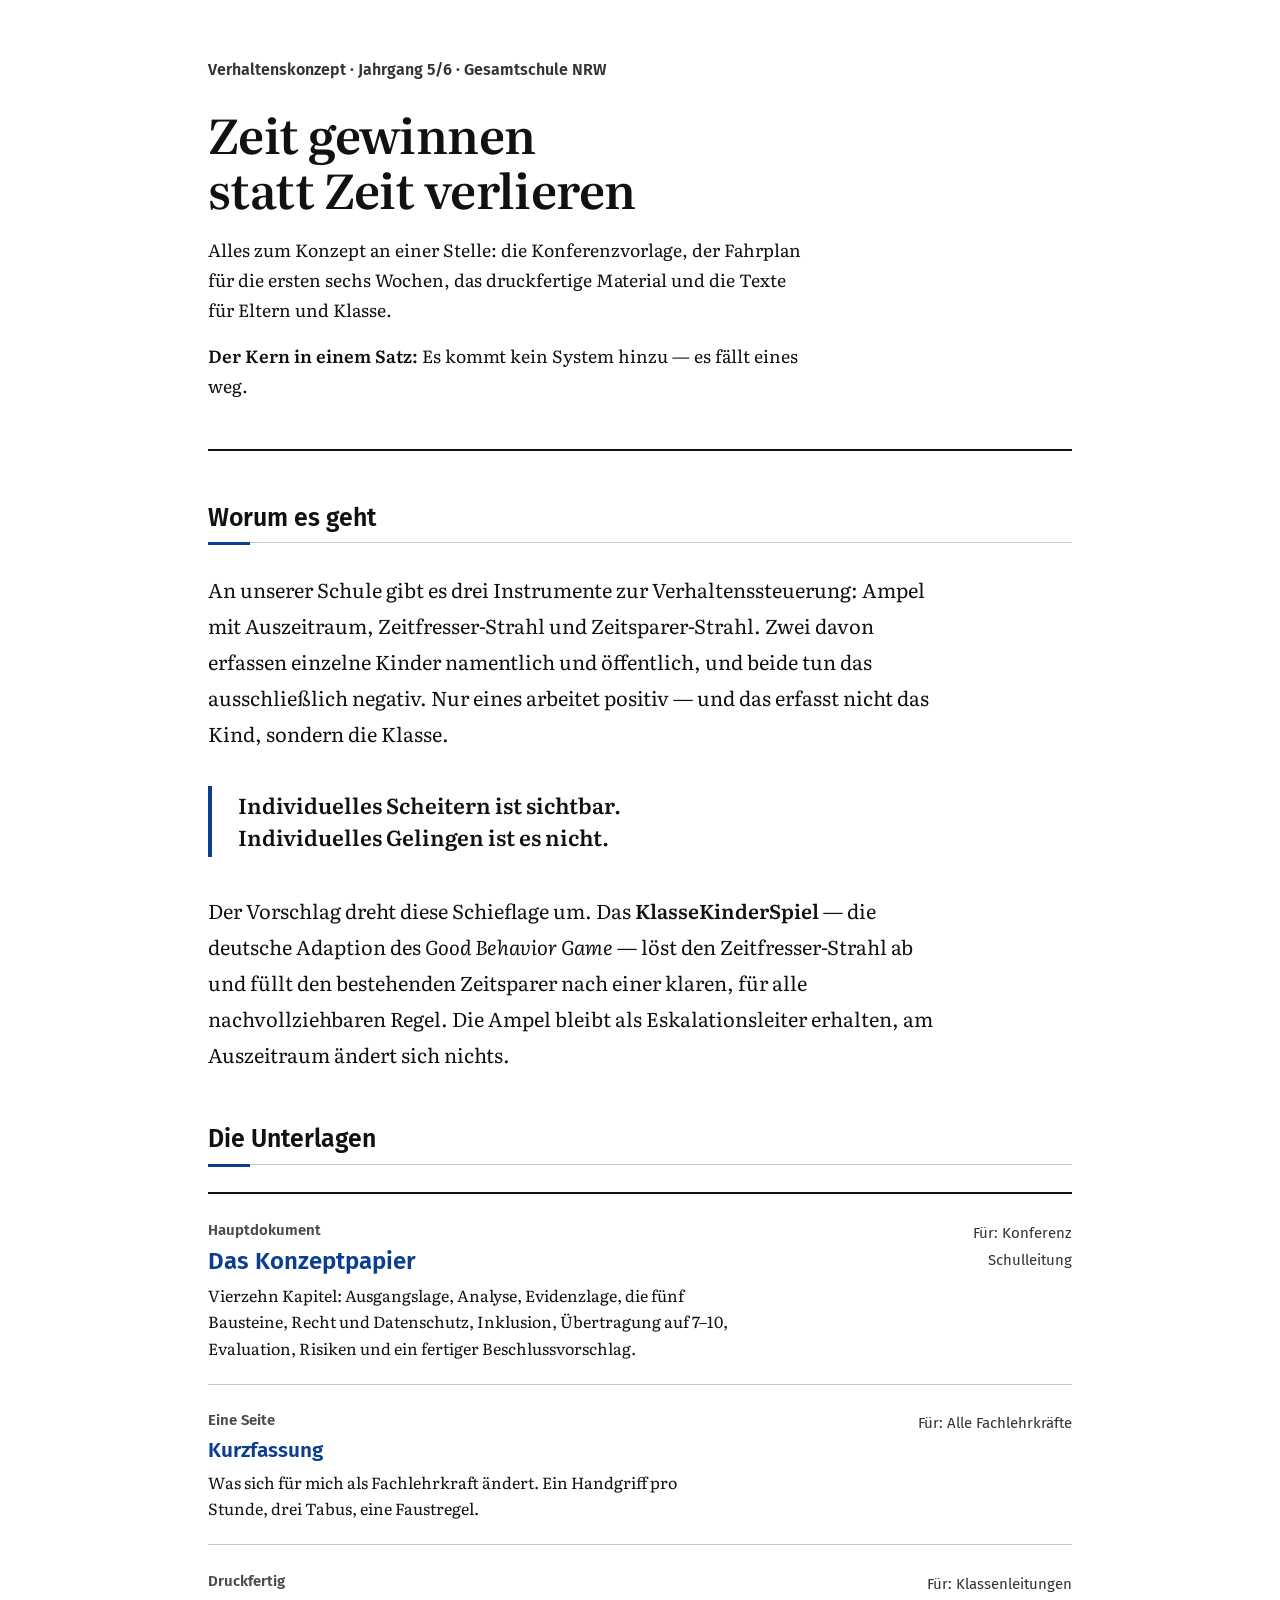
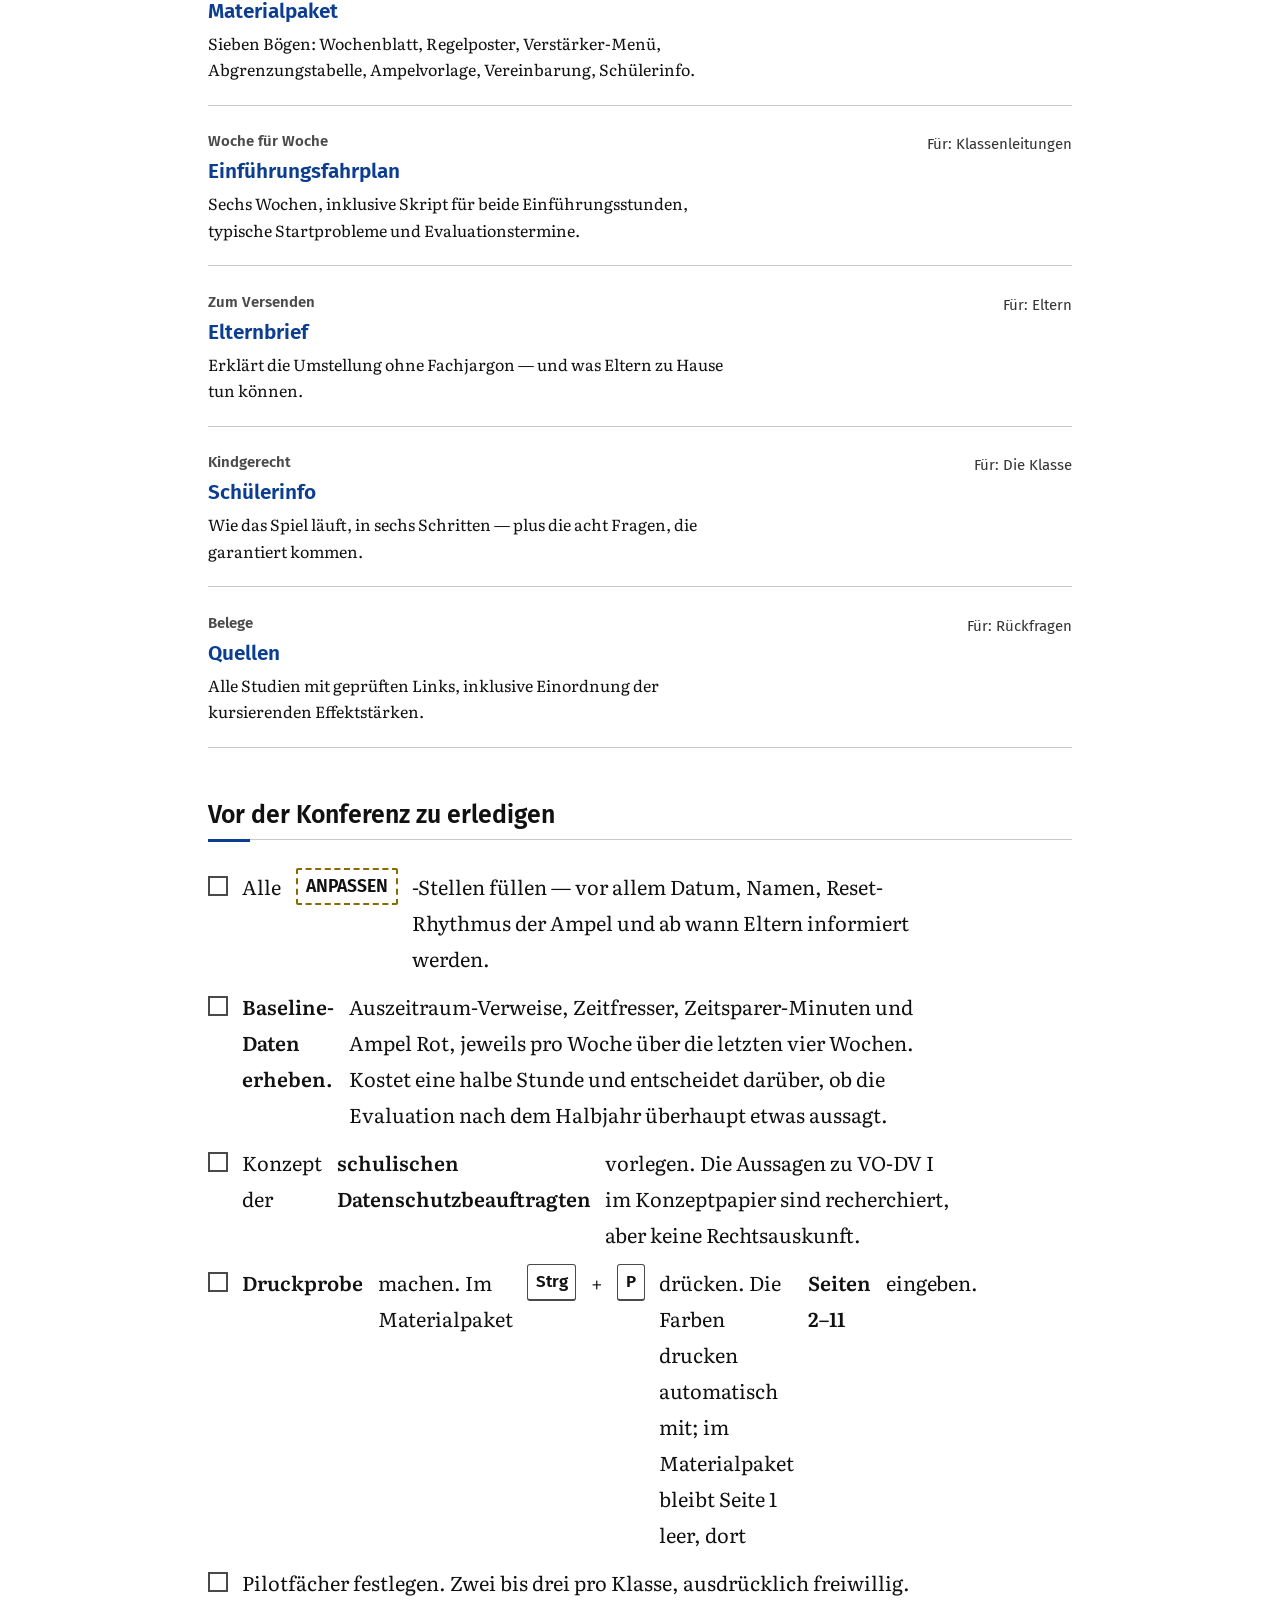
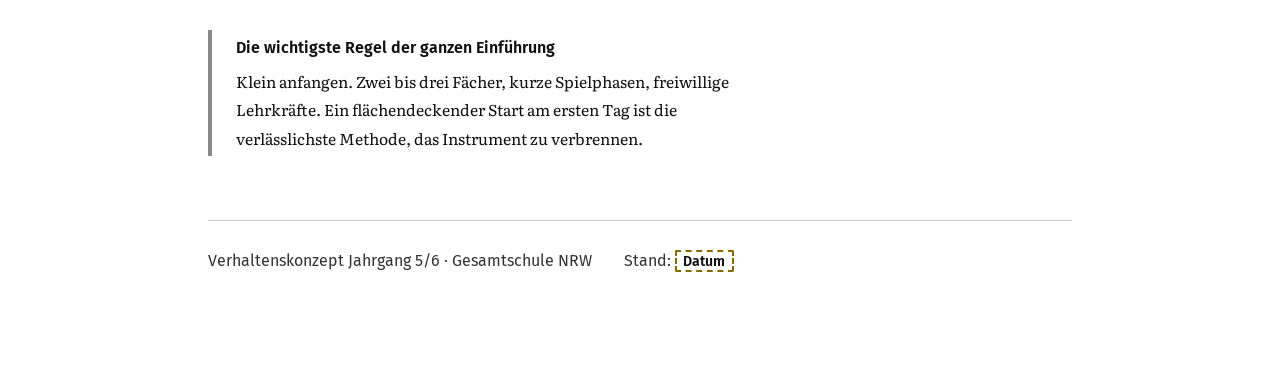
<file: index.html>
<!doctype html>
<html lang="de">
<head>
<meta charset="utf-8">
<meta name="viewport" content="width=device-width,initial-scale=1">
<meta name="robots" content="noindex,nofollow">
<title>Zeit gewinnen statt Zeit verlieren — Verhaltenskonzept Jahrgang 5/6</title>
<meta name="description" content="Verhaltenskonzept für Jahrgang 5/6 an einer Gesamtschule in NRW: Konferenzvorlage, Einführungsfahrplan und druckfertiges Material.">
<link rel="preconnect" href="https://fonts.googleapis.com">
<link rel="preconnect" href="https://fonts.gstatic.com" crossorigin>
<link rel="stylesheet" href="https://fonts.googleapis.com/css2?family=Literata:opsz,wght@7..72,400;7..72,600&family=Fira+Sans:wght@400;500;600;700&display=swap">
<link rel="stylesheet" href="assets/site.css">
</head>
<body>

<div class="wrap breit">

  <header class="hero">
    <div class="eyebrow">Verhaltenskonzept &middot; Jahrgang 5/6 &middot; Gesamtschule NRW</div>
    <h1>Zeit gewinnen statt Zeit verlieren</h1>
    <p class="dek">Alles zum Konzept an einer Stelle: die Konferenzvorlage, der Fahrplan für die ersten sechs Wochen, das druckfertige Material und die Texte für Eltern und Klasse.</p>
    <p class="dek"><b>Der Kern in einem Satz:</b> Es kommt kein System hinzu — es fällt eines weg.</p>
  </header>

  <h2>Worum es geht</h2>
  <div class="strahl"></div>

  <p>An unserer Schule gibt es drei Instrumente zur Verhaltenssteuerung: Ampel mit Auszeitraum, Zeitfresser-Strahl und Zeitsparer-Strahl. Zwei davon erfassen einzelne Kinder namentlich und öffentlich, und beide tun das ausschließlich negativ. Nur eines arbeitet positiv — und das erfasst nicht das Kind, sondern die Klasse.</p>

  <div class="these">Individuelles Scheitern ist sichtbar. Individuelles Gelingen ist es nicht.</div>

  <p>Der Vorschlag dreht diese Schieflage um. Das <b>KlasseKinderSpiel</b> — die deutsche Adaption des <i>Good Behavior Game</i> — löst den Zeitfresser-Strahl ab und füllt den bestehenden Zeitsparer nach einer klaren, für alle nachvollziehbaren Regel. Die Ampel bleibt als Eskalationsleiter erhalten, am Auszeitraum ändert sich nichts.</p>

  <h2>Die Unterlagen</h2>
  <div class="strahl"></div>

  <div class="kacheln">

    <a class="kachel gross" href="konzept.html">
      <div class="txt">
        <div class="rolle">Hauptdokument</div>
        <div class="t">Das Konzeptpapier</div>
        <p class="b">Vierzehn Kapitel: Ausgangslage, Analyse, Evidenzlage, die fünf Bausteine, Recht und Datenschutz, Inklusion, Übertragung auf 7–10, Evaluation, Risiken und ein fertiger Beschlussvorschlag.</p>
      </div>
      <div class="fuer">Konferenz<br>Schulleitung</div>
    </a>

    <a class="kachel" href="kurzfassung.html">
      <div class="rolle">Eine Seite</div>
      <div class="t">Kurzfassung</div>
      <p class="b">Was sich für mich als Fachlehrkraft ändert. Ein Handgriff pro Stunde, drei Tabus, eine Faustregel.</p>
      <div class="fuer">Alle Fachlehrkräfte</div>
    </a>

    <a class="kachel" href="materialpaket.html">
      <div class="rolle">Druckfertig</div>
      <div class="t">Materialpaket</div>
      <p class="b">Sieben Bögen: Wochenblatt, Regelposter, Verstärker-Menü, Abgrenzungstabelle, Ampelvorlage, Vereinbarung, Schülerinfo.</p>
      <div class="fuer">Klassenleitungen</div>
    </a>

    <a class="kachel" href="fahrplan.html">
      <div class="rolle">Woche für Woche</div>
      <div class="t">Einführungsfahrplan</div>
      <p class="b">Sechs Wochen, inklusive Skript für beide Einführungsstunden, typische Startprobleme und Evaluationstermine.</p>
      <div class="fuer">Klassenleitungen</div>
    </a>

    <a class="kachel" href="elternbrief.html">
      <div class="rolle">Zum Versenden</div>
      <div class="t">Elternbrief</div>
      <p class="b">Erklärt die Umstellung ohne Fachjargon — und was Eltern zu Hause tun können.</p>
      <div class="fuer">Eltern</div>
    </a>

    <a class="kachel" href="kommunikation/schuelerinfo.html">
      <div class="rolle">Kindgerecht</div>
      <div class="t">Schülerinfo</div>
      <p class="b">Wie das Spiel läuft, in sechs Schritten — plus die acht Fragen, die garantiert kommen.</p>
      <div class="fuer">Die Klasse</div>
    </a>

    <a class="kachel" href="quellen.html">
      <div class="rolle">Belege</div>
      <div class="t">Quellen</div>
      <p class="b">Alle Studien mit geprüften Links, inklusive Einordnung der kursierenden Effektstärken.</p>
      <div class="fuer">Rückfragen</div>
    </a>

  </div>

  <h2>Vor der Konferenz zu erledigen</h2>
  <div class="strahl"></div>

  <ul class="check">
    <li>Alle <span class="platzhalter">ANPASSEN</span>-Stellen füllen — vor allem Datum, Namen, Reset-Rhythmus der Ampel und ab wann Eltern informiert werden.</li>
    <li><b>Baseline-Daten erheben.</b> Auszeitraum-Verweise, Zeitfresser, Zeitsparer-Minuten und Ampel Rot, jeweils pro Woche über die letzten vier Wochen. Kostet eine halbe Stunde und entscheidet darüber, ob die Evaluation nach dem Halbjahr überhaupt etwas aussagt.</li>
    <li>Konzept der <b>schulischen Datenschutzbeauftragten</b> vorlegen. Die Aussagen zu VO-DV I im Konzeptpapier sind recherchiert, aber keine Rechtsauskunft.</li>
    <li><b>Druckprobe</b> machen. Im Materialpaket <kbd>Strg</kbd>+<kbd>P</kbd> drücken. Die Farben drucken automatisch mit; im Materialpaket bleibt Seite 1 leer, dort <b>Seiten 2–11</b> eingeben.</li>
    <li>Pilotfächer festlegen. Zwei bis drei pro Klasse, ausdrücklich freiwillig.</li>
  </ul>

  <div class="hinweis">
    <div class="titel">Die wichtigste Regel der ganzen Einführung</div>
    <p>Klein anfangen. Zwei bis drei Fächer, kurze Spielphasen, freiwillige Lehrkräfte. Ein flächendeckender Start am ersten Tag ist die verlässlichste Methode, das Instrument zu verbrennen.</p>
  </div>

  <footer>
    <span>Verhaltenskonzept Jahrgang 5/6 &middot; Gesamtschule NRW</span>
    <span>Stand: <span class="platzhalter">Datum</span></span>
  </footer>

</div>

</body>
</html>
</file>
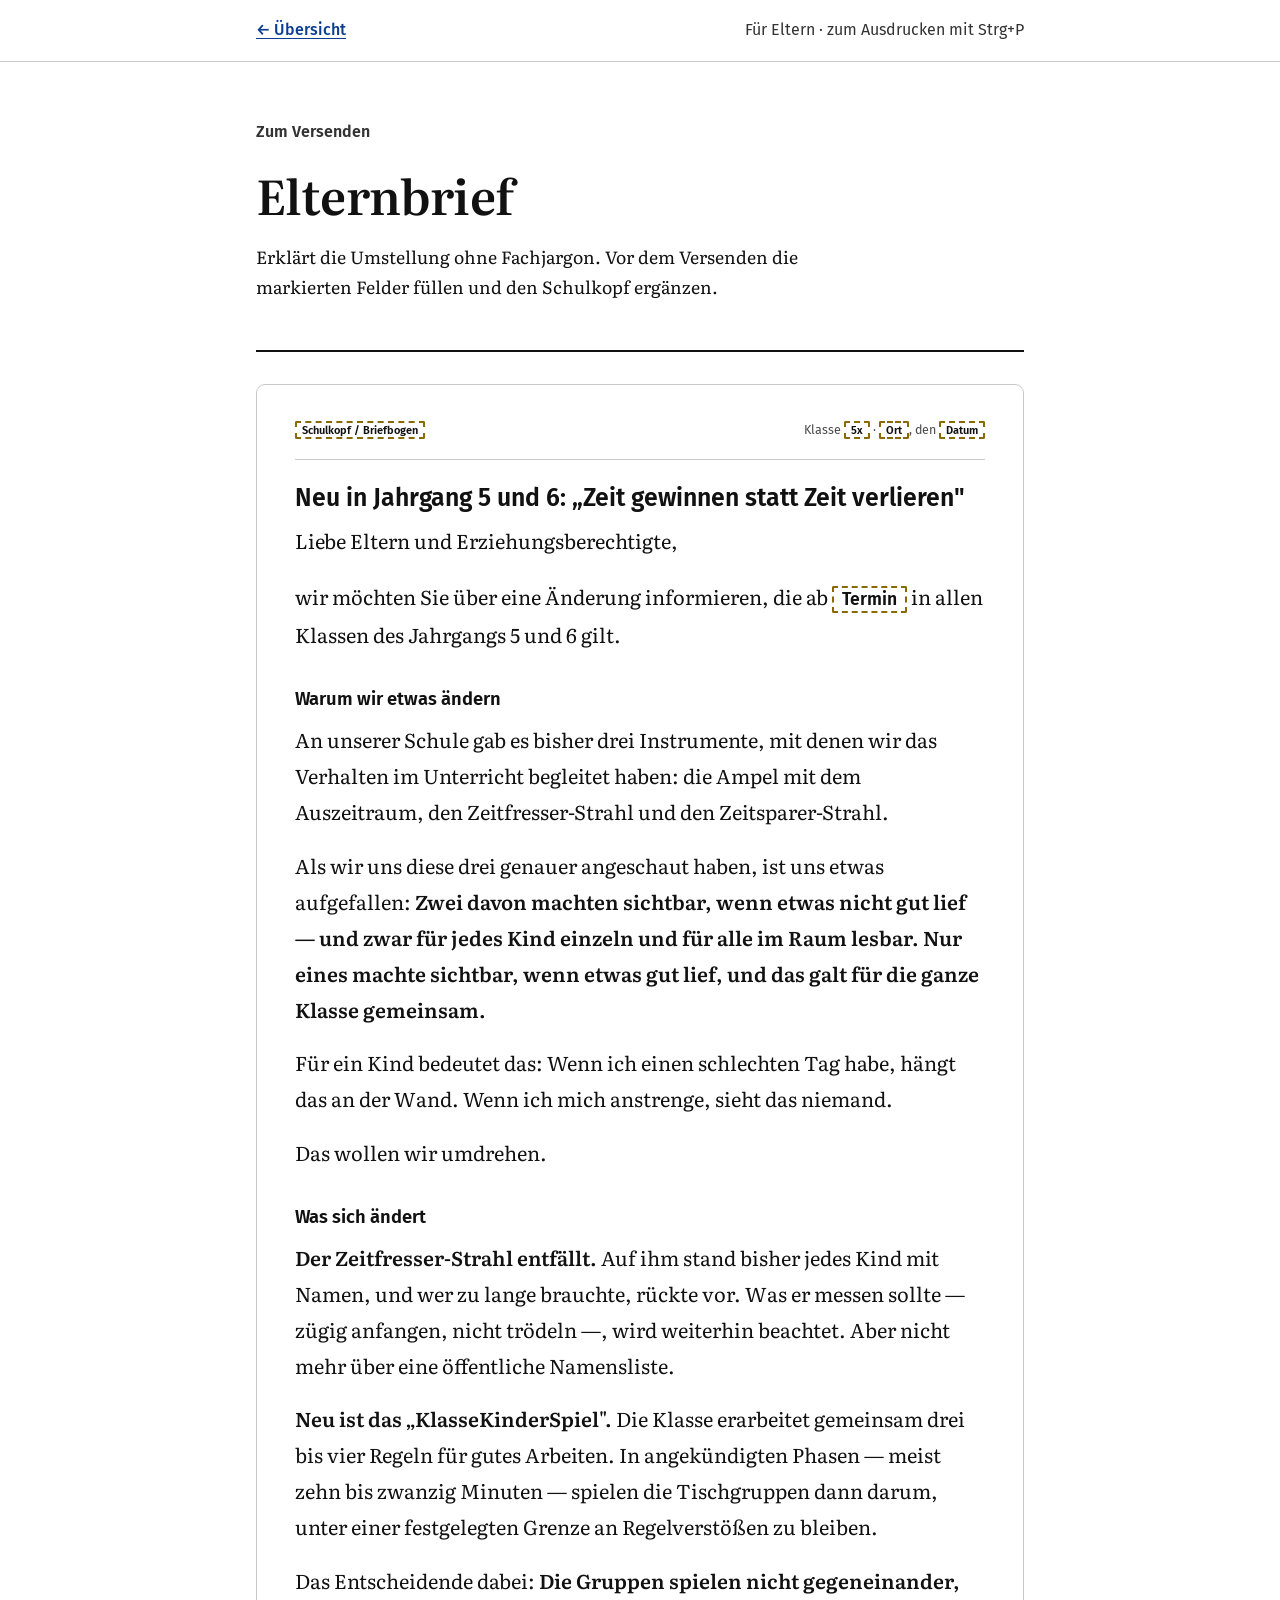
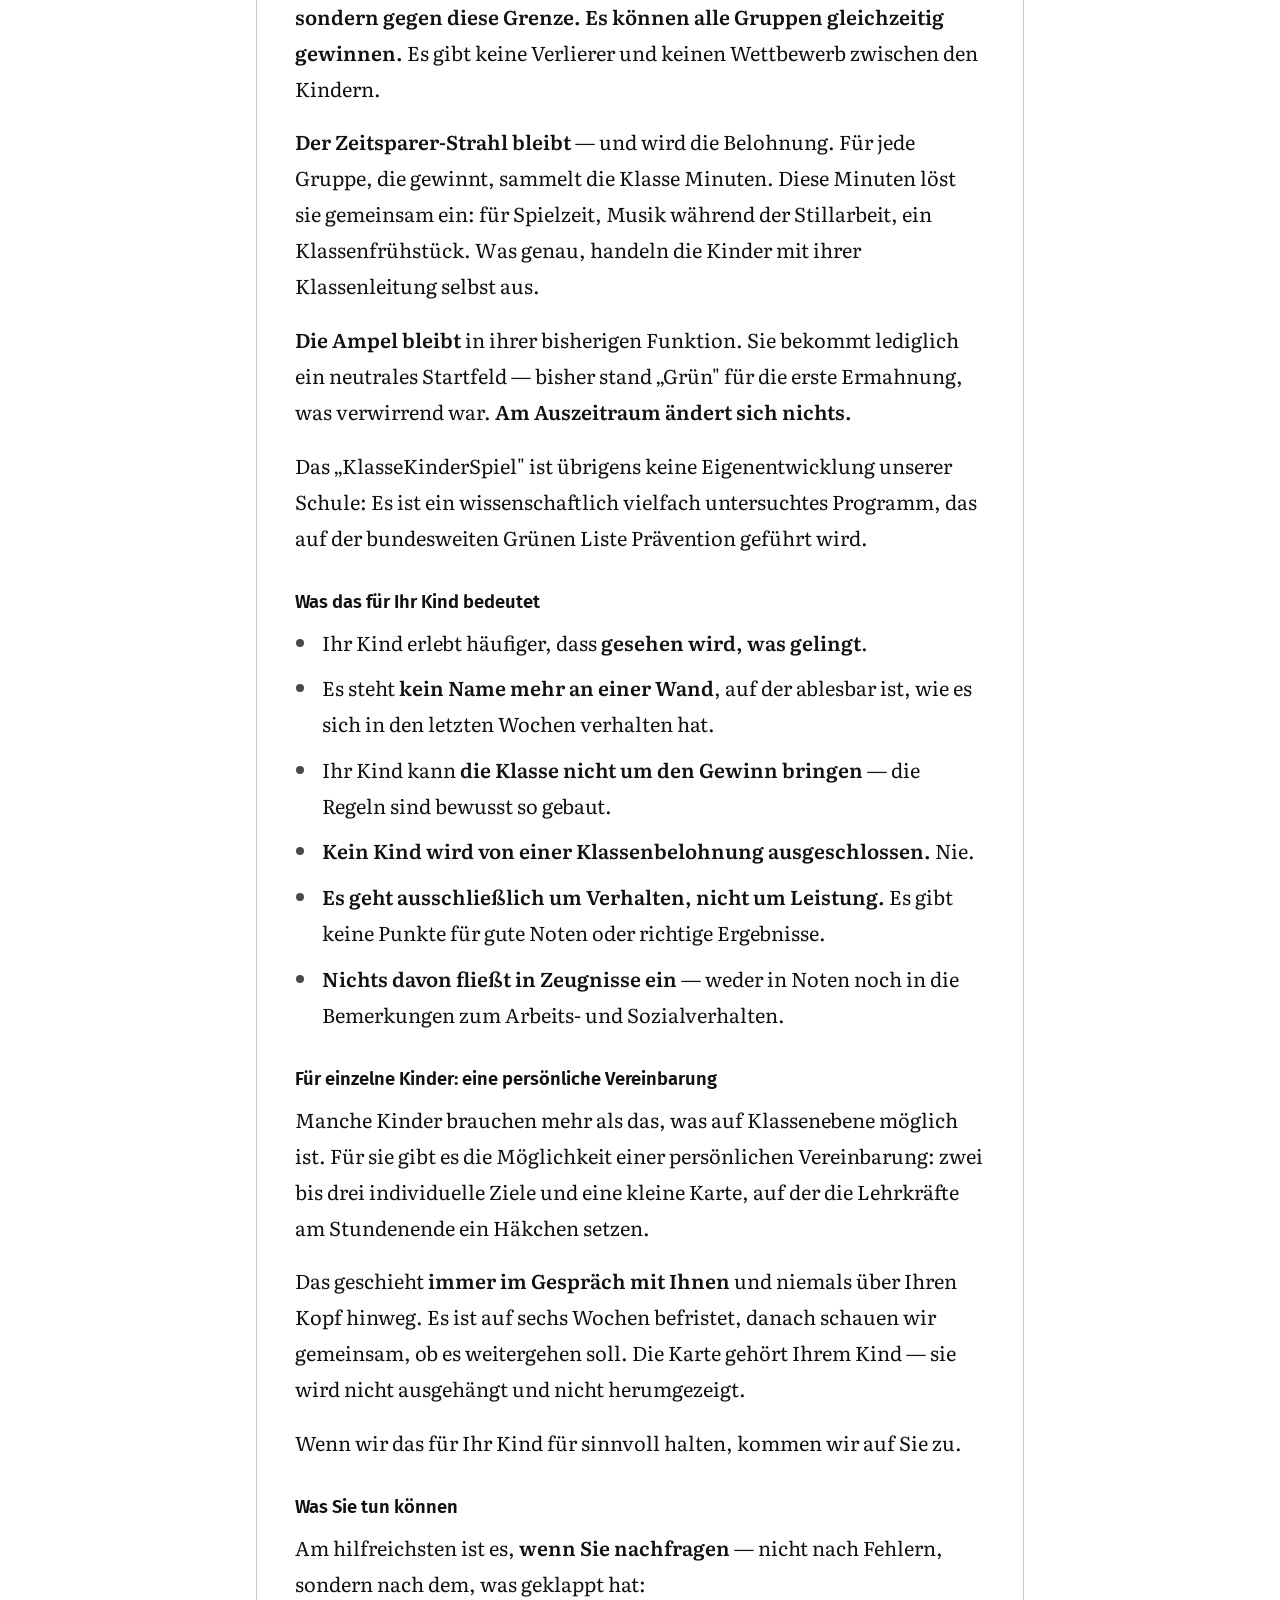
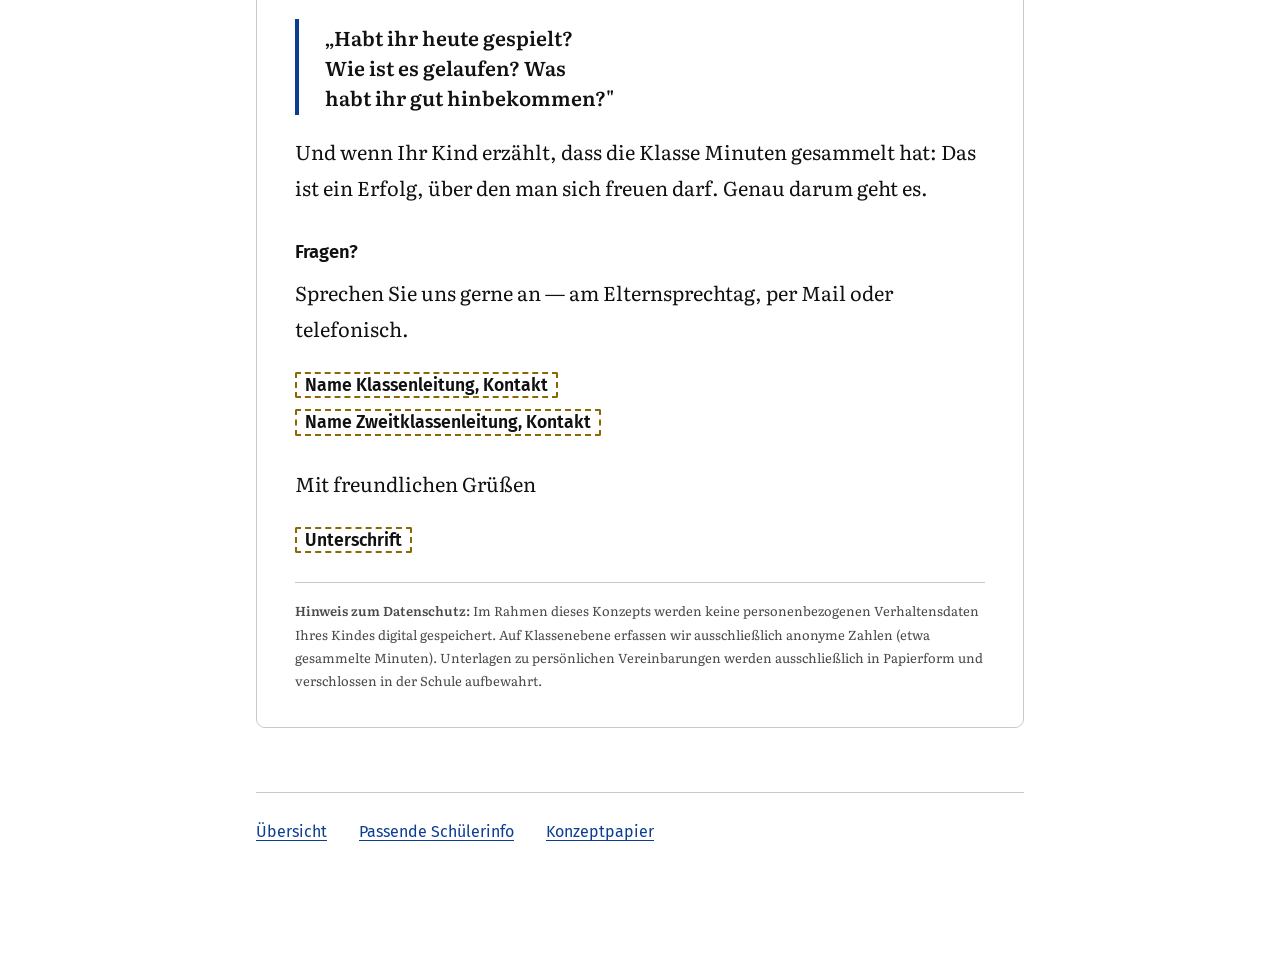
<file: elternbrief.html>
<!doctype html>
<html lang="de">
<head>
<meta charset="utf-8">
<meta name="viewport" content="width=device-width,initial-scale=1">
<meta name="robots" content="noindex,nofollow">
<title>Elternbrief — Verhaltenskonzept Jahrgang 5/6</title>
<link rel="preconnect" href="https://fonts.googleapis.com">
<link rel="preconnect" href="https://fonts.gstatic.com" crossorigin>
<link rel="stylesheet" href="https://fonts.googleapis.com/css2?family=Literata:opsz,wght@7..72,400;7..72,600&family=Fira+Sans:wght@400;500;600;700&display=swap">
<link rel="stylesheet" href="assets/site.css">
<style>
  .brief{background:var(--papier);border:1px solid var(--linie);border-radius:9px;padding:34px 38px;margin-bottom:26px}
  .brief > *:last-child{margin-bottom:0}
  .briefkopf{display:flex;justify-content:space-between;gap:20px;flex-wrap:wrap;
             padding-bottom:18px;margin-bottom:22px;border-bottom:1px solid var(--linie);
             font-family:var(--sans);font-size:12.5px;color:var(--ink-3)}
  .anrede{margin-bottom:20px}
  .gruss{margin-top:26px}
  .dsgvo{font-size:13px;color:var(--ink-3);border-top:1px solid var(--linie);padding-top:16px;margin-top:26px;max-width:none}
  @media print{
    .brief{border:none;padding:0;background:#fff}
    .briefkopf{color:#555}
  }
  @media (max-width:560px){.brief{padding:24px 22px}}
</style>
</head>
<body>

<div class="topbar"><div class="inner">
  <a class="heim" href="index.html">&larr; Übersicht</a>
  <span class="wo">Für Eltern · zum Ausdrucken mit Strg+P</span>
</div></div>

<div class="wrap">

  <header class="hero">
    <div class="eyebrow">Zum Versenden</div>
    <h1>Elternbrief</h1>
    <p class="dek">Erklärt die Umstellung ohne Fachjargon. Vor dem Versenden die markierten Felder füllen und den Schulkopf ergänzen.</p>
  </header>

  <div class="brief">

    <div class="briefkopf">
      <span><span class="platzhalter">Schulkopf / Briefbogen</span></span>
      <span>Klasse <span class="platzhalter">5x</span> · <span class="platzhalter">Ort</span>, den <span class="platzhalter">Datum</span></span>
    </div>

    <h2 style="margin-top:0">Neu in Jahrgang 5 und 6: „Zeit gewinnen statt Zeit verlieren"</h2>

    <p class="anrede">Liebe Eltern und Erziehungsberechtigte,</p>

    <p>wir möchten Sie über eine Änderung informieren, die ab <span class="platzhalter">Termin</span> in allen Klassen des Jahrgangs 5 und 6 gilt.</p>

    <h3>Warum wir etwas ändern</h3>
    <p>An unserer Schule gab es bisher drei Instrumente, mit denen wir das Verhalten im Unterricht begleitet haben: die Ampel mit dem Auszeitraum, den Zeitfresser-Strahl und den Zeitsparer-Strahl.</p>
    <p>Als wir uns diese drei genauer angeschaut haben, ist uns etwas aufgefallen: <b>Zwei davon machten sichtbar, wenn etwas nicht gut lief — und zwar für jedes Kind einzeln und für alle im Raum lesbar. Nur eines machte sichtbar, wenn etwas gut lief, und das galt für die ganze Klasse gemeinsam.</b></p>
    <p>Für ein Kind bedeutet das: Wenn ich einen schlechten Tag habe, hängt das an der Wand. Wenn ich mich anstrenge, sieht das niemand.</p>
    <p>Das wollen wir umdrehen.</p>

    <h3>Was sich ändert</h3>
    <p><b>Der Zeitfresser-Strahl entfällt.</b> Auf ihm stand bisher jedes Kind mit Namen, und wer zu lange brauchte, rückte vor. Was er messen sollte — zügig anfangen, nicht trödeln —, wird weiterhin beachtet. Aber nicht mehr über eine öffentliche Namensliste.</p>
    <p><b>Neu ist das „KlasseKinderSpiel".</b> Die Klasse erarbeitet gemeinsam drei bis vier Regeln für gutes Arbeiten. In angekündigten Phasen — meist zehn bis zwanzig Minuten — spielen die Tischgruppen dann darum, unter einer festgelegten Grenze an Regelverstößen zu bleiben.</p>
    <p>Das Entscheidende dabei: <b>Die Gruppen spielen nicht gegeneinander, sondern gegen diese Grenze. Es können alle Gruppen gleichzeitig gewinnen.</b> Es gibt keine Verlierer und keinen Wettbewerb zwischen den Kindern.</p>
    <p><b>Der Zeitsparer-Strahl bleibt</b> — und wird die Belohnung. Für jede Gruppe, die gewinnt, sammelt die Klasse Minuten. Diese Minuten löst sie gemeinsam ein: für Spielzeit, Musik während der Stillarbeit, ein Klassenfrühstück. Was genau, handeln die Kinder mit ihrer Klassenleitung selbst aus.</p>
    <p><b>Die Ampel bleibt</b> in ihrer bisherigen Funktion. Sie bekommt lediglich ein neutrales Startfeld — bisher stand „Grün" für die erste Ermahnung, was verwirrend war. <b>Am Auszeitraum ändert sich nichts.</b></p>
    <p>Das „KlasseKinderSpiel" ist übrigens keine Eigenentwicklung unserer Schule: Es ist ein wissenschaftlich vielfach untersuchtes Programm, das auf der bundesweiten Grünen Liste Prävention geführt wird.</p>

    <h3>Was das für Ihr Kind bedeutet</h3>
    <ul>
      <li>Ihr Kind erlebt häufiger, dass <b>gesehen wird, was gelingt</b>.</li>
      <li>Es steht <b>kein Name mehr an einer Wand</b>, auf der ablesbar ist, wie es sich in den letzten Wochen verhalten hat.</li>
      <li>Ihr Kind kann <b>die Klasse nicht um den Gewinn bringen</b> — die Regeln sind bewusst so gebaut.</li>
      <li><b>Kein Kind wird von einer Klassenbelohnung ausgeschlossen.</b> Nie.</li>
      <li><b>Es geht ausschließlich um Verhalten, nicht um Leistung.</b> Es gibt keine Punkte für gute Noten oder richtige Ergebnisse.</li>
      <li><b>Nichts davon fließt in Zeugnisse ein</b> — weder in Noten noch in die Bemerkungen zum Arbeits- und Sozialverhalten.</li>
    </ul>

    <h3>Für einzelne Kinder: eine persönliche Vereinbarung</h3>
    <p>Manche Kinder brauchen mehr als das, was auf Klassenebene möglich ist. Für sie gibt es die Möglichkeit einer persönlichen Vereinbarung: zwei bis drei individuelle Ziele und eine kleine Karte, auf der die Lehrkräfte am Stundenende ein Häkchen setzen.</p>
    <p>Das geschieht <b>immer im Gespräch mit Ihnen</b> und niemals über Ihren Kopf hinweg. Es ist auf sechs Wochen befristet, danach schauen wir gemeinsam, ob es weitergehen soll. Die Karte gehört Ihrem Kind — sie wird nicht ausgehängt und nicht herumgezeigt.</p>
    <p>Wenn wir das für Ihr Kind für sinnvoll halten, kommen wir auf Sie zu.</p>

    <h3>Was Sie tun können</h3>
    <p>Am hilfreichsten ist es, <b>wenn Sie nachfragen</b> — nicht nach Fehlern, sondern nach dem, was geklappt hat:</p>
    <div class="these" style="font-size:20px;margin:18px 0">„Habt ihr heute gespielt? Wie ist es gelaufen? Was habt ihr gut hinbekommen?"</div>
    <p>Und wenn Ihr Kind erzählt, dass die Klasse Minuten gesammelt hat: Das ist ein Erfolg, über den man sich freuen darf. Genau darum geht es.</p>

    <h3>Fragen?</h3>
    <p>Sprechen Sie uns gerne an — am Elternsprechtag, per Mail oder telefonisch.</p>
    <p><span class="platzhalter">Name Klassenleitung, Kontakt</span><br>
       <span class="platzhalter">Name Zweitklassenleitung, Kontakt</span></p>

    <p class="gruss">Mit freundlichen Grüßen</p>
    <p><span class="platzhalter">Unterschrift</span></p>

    <p class="dsgvo"><b>Hinweis zum Datenschutz:</b> Im Rahmen dieses Konzepts werden keine personenbezogenen Verhaltensdaten Ihres Kindes digital gespeichert. Auf Klassenebene erfassen wir ausschließlich anonyme Zahlen (etwa gesammelte Minuten). Unterlagen zu persönlichen Vereinbarungen werden ausschließlich in Papierform und verschlossen in der Schule aufbewahrt.</p>

  </div>

  <footer>
    <span><a href="index.html">Übersicht</a></span>
    <span><a href="kommunikation/schuelerinfo.html">Passende Schülerinfo</a></span>
    <span><a href="konzept.html">Konzeptpapier</a></span>
  </footer>

</div>

</body>
</html>
</file>
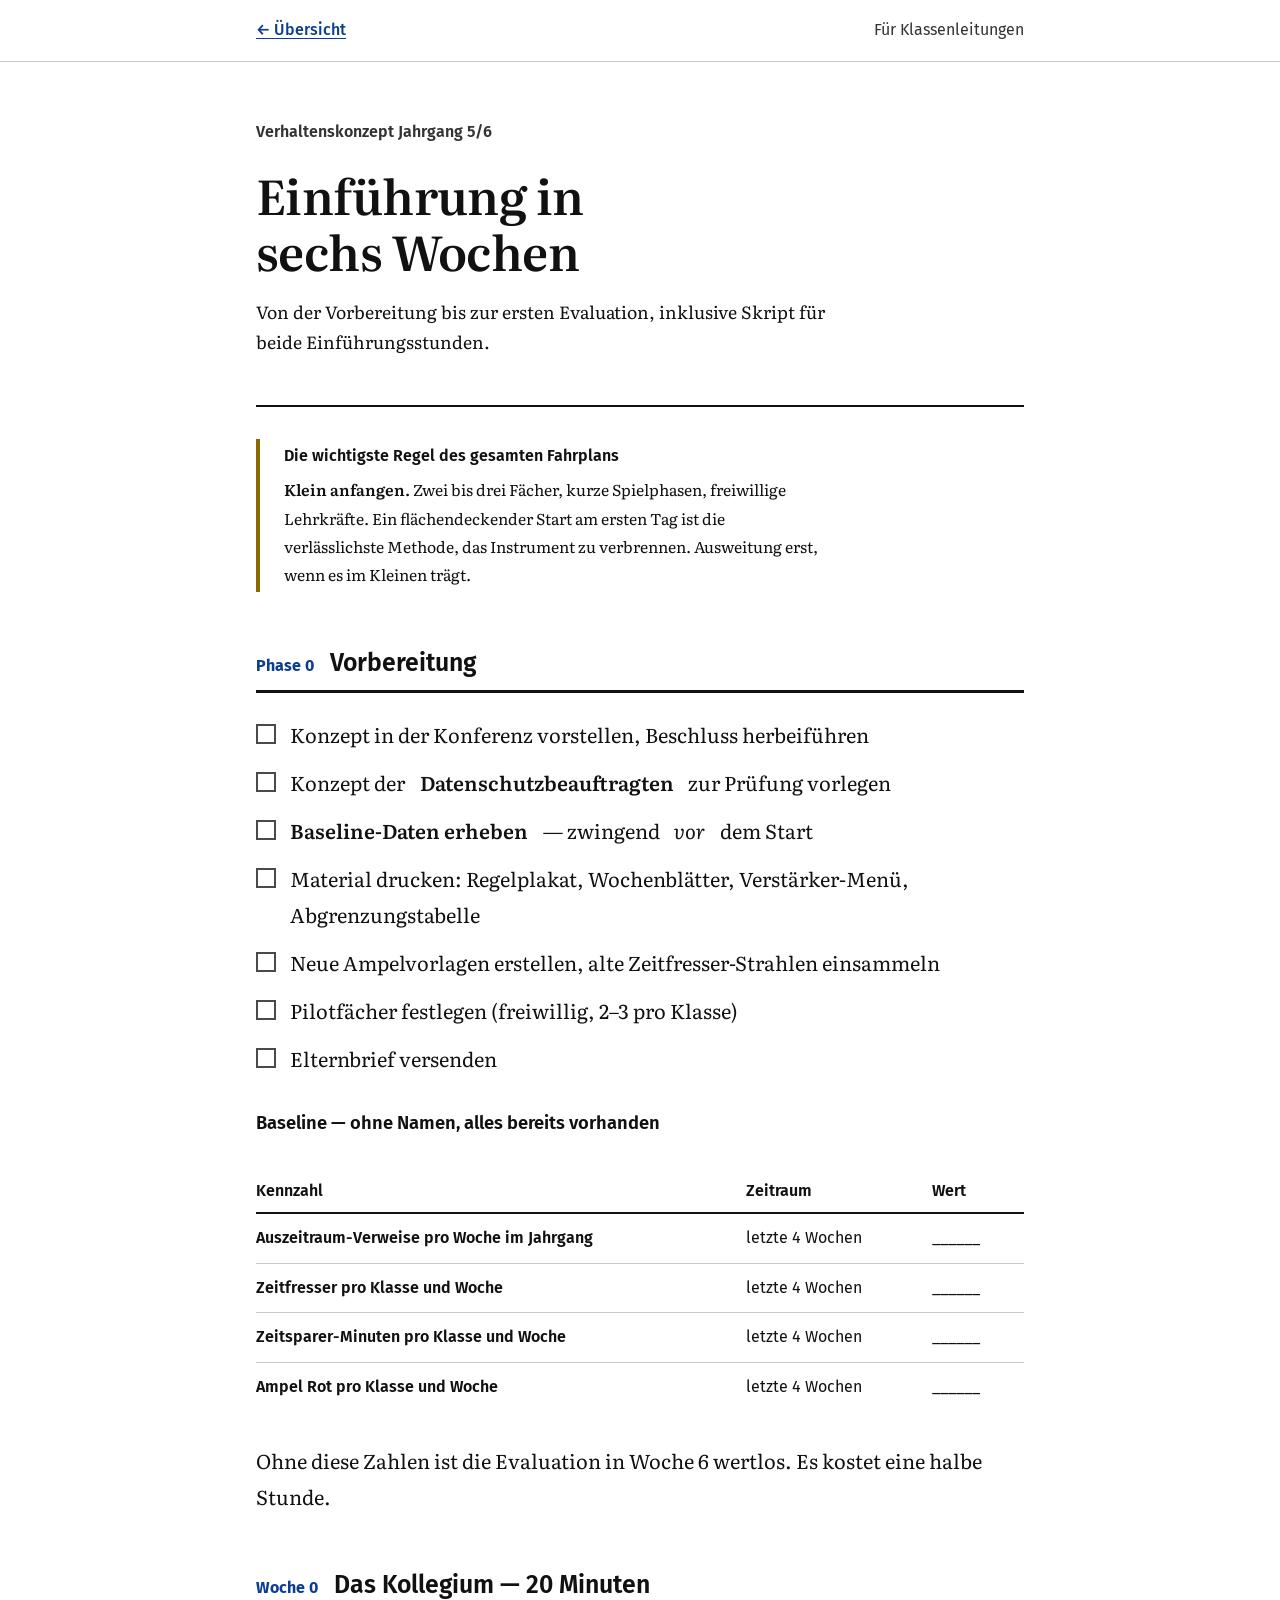
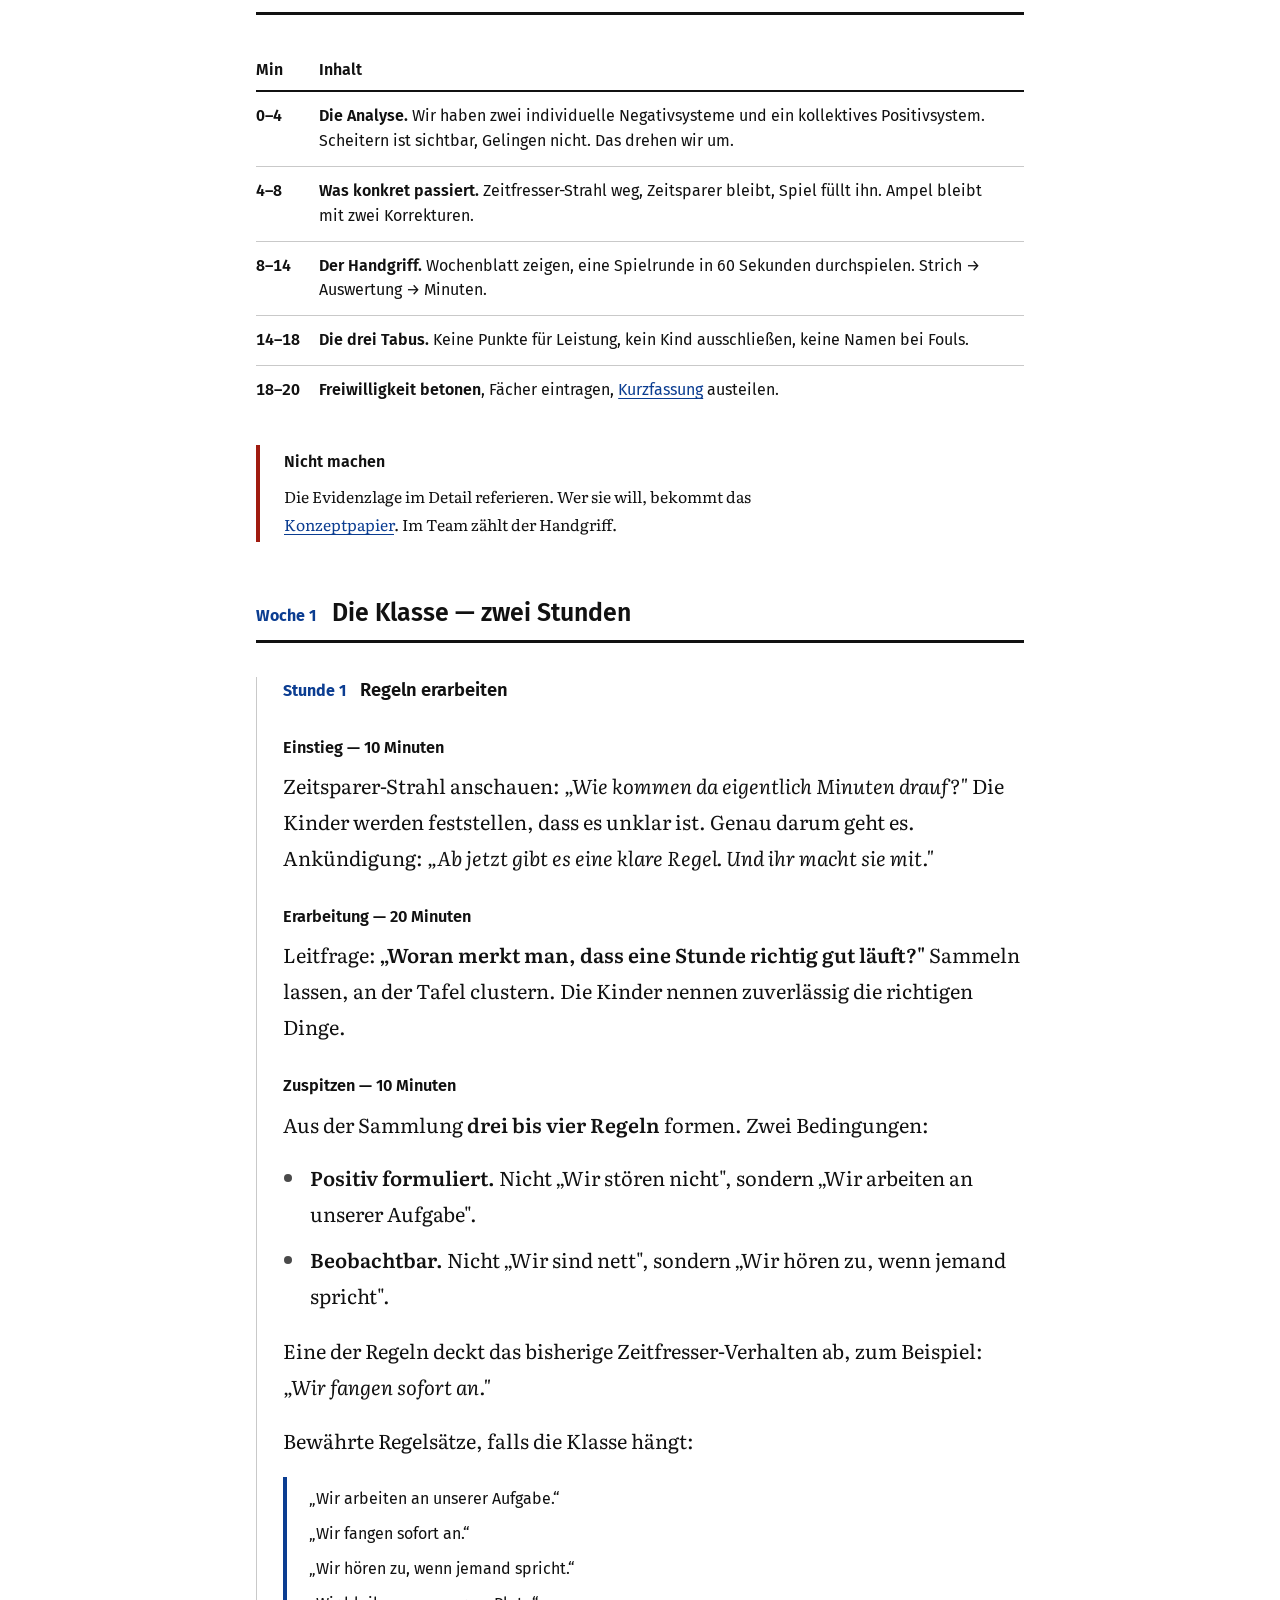
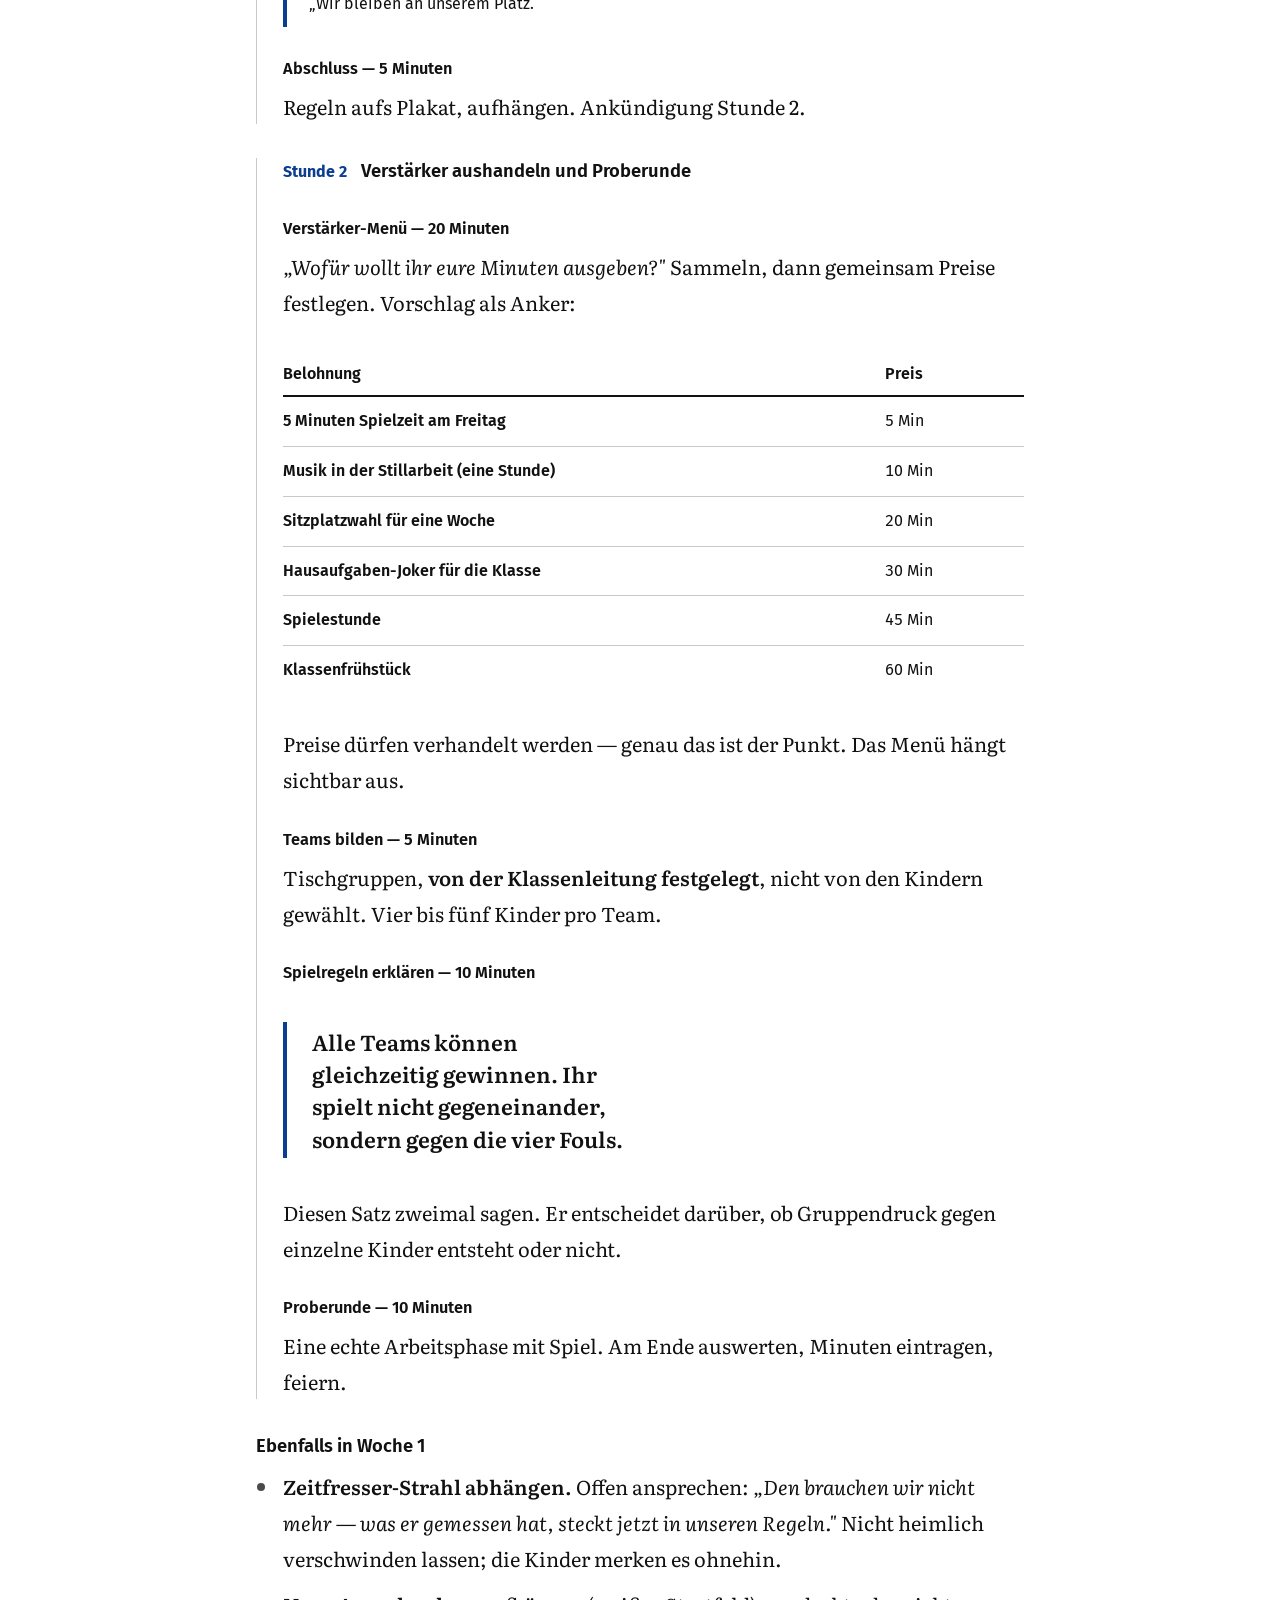
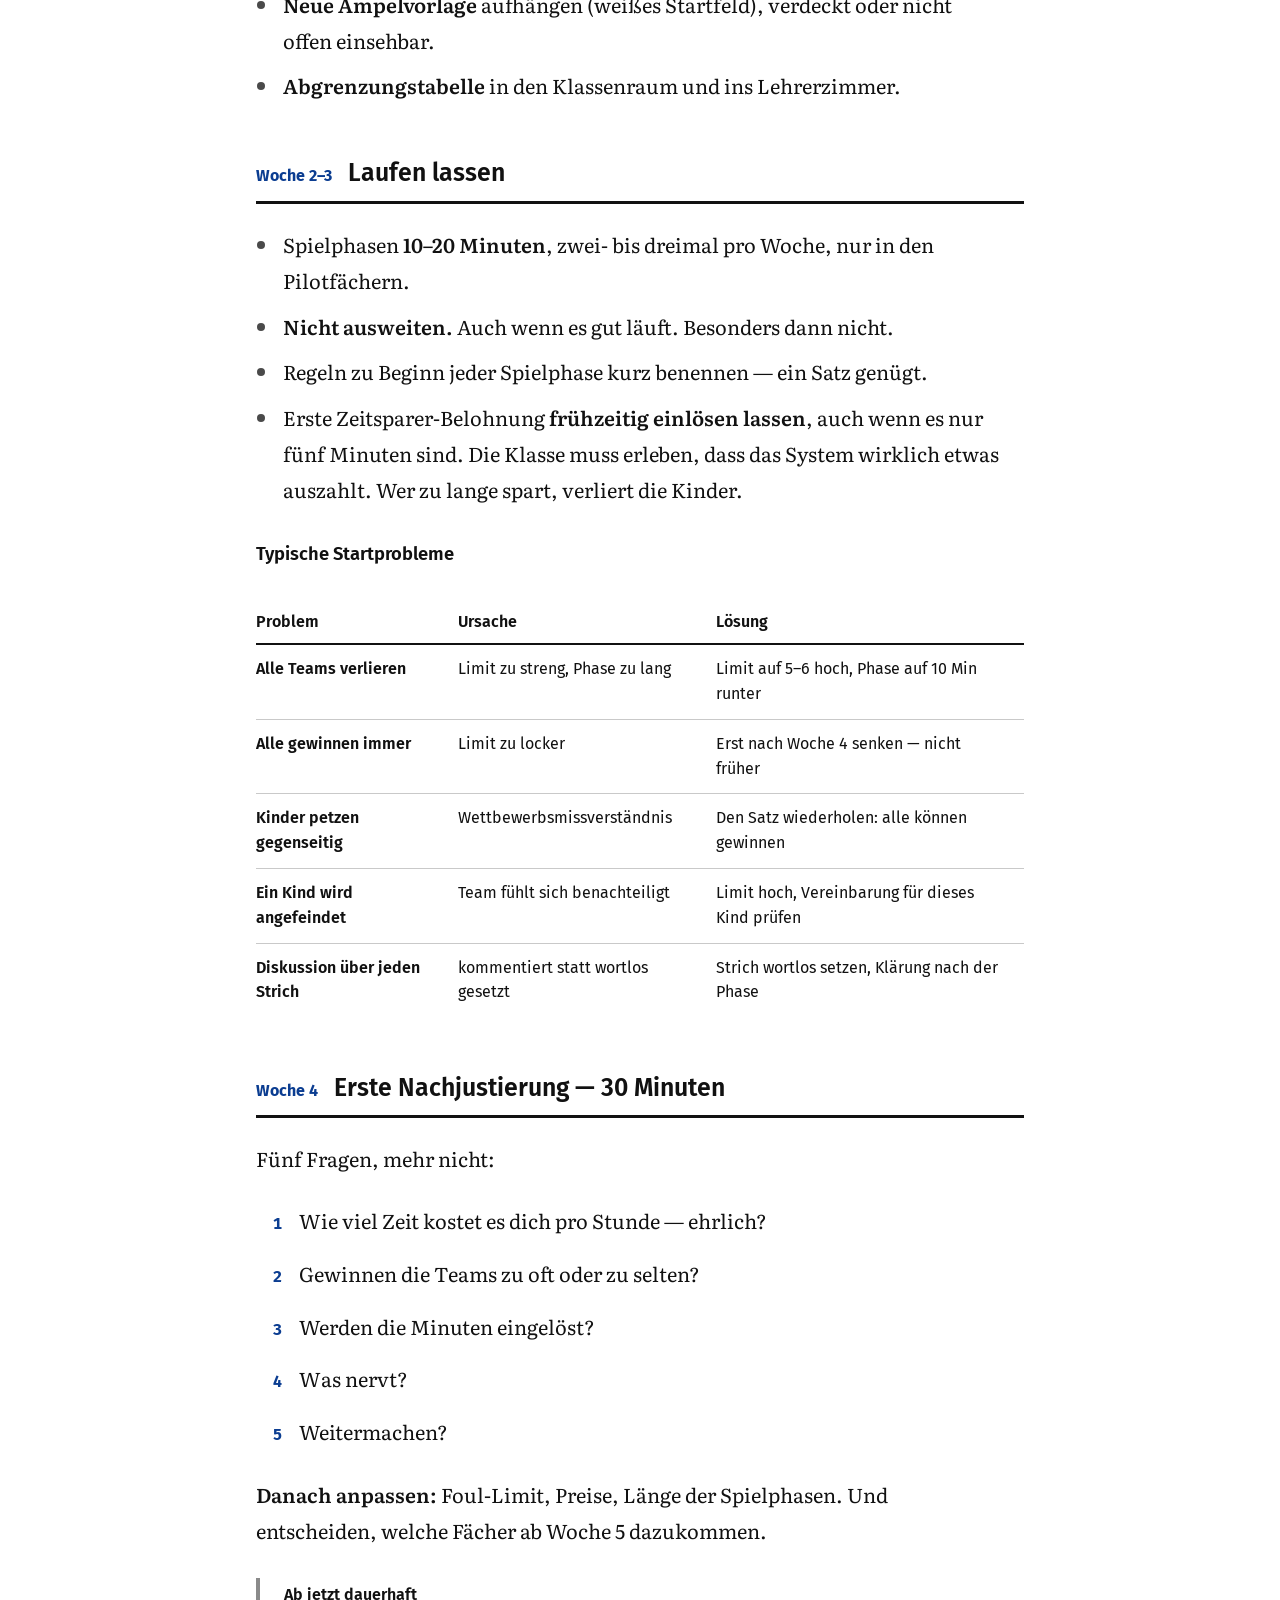
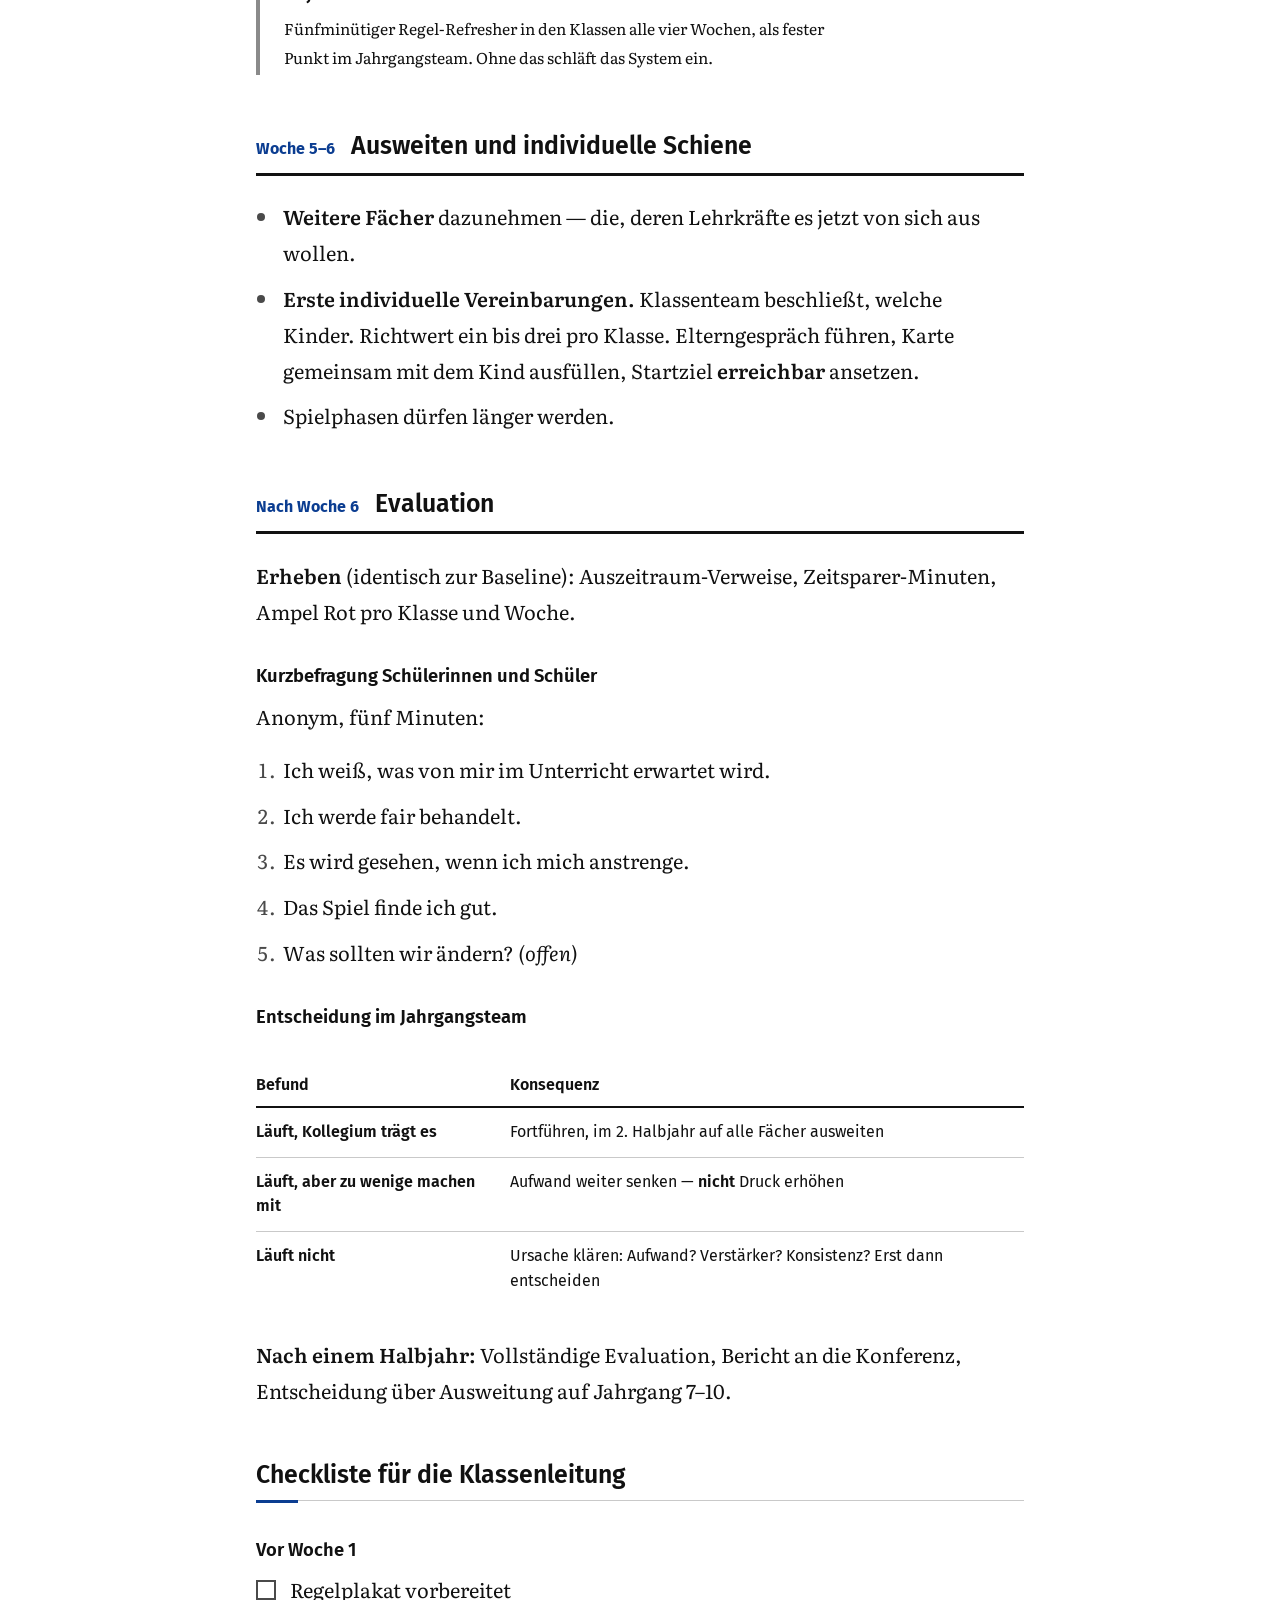
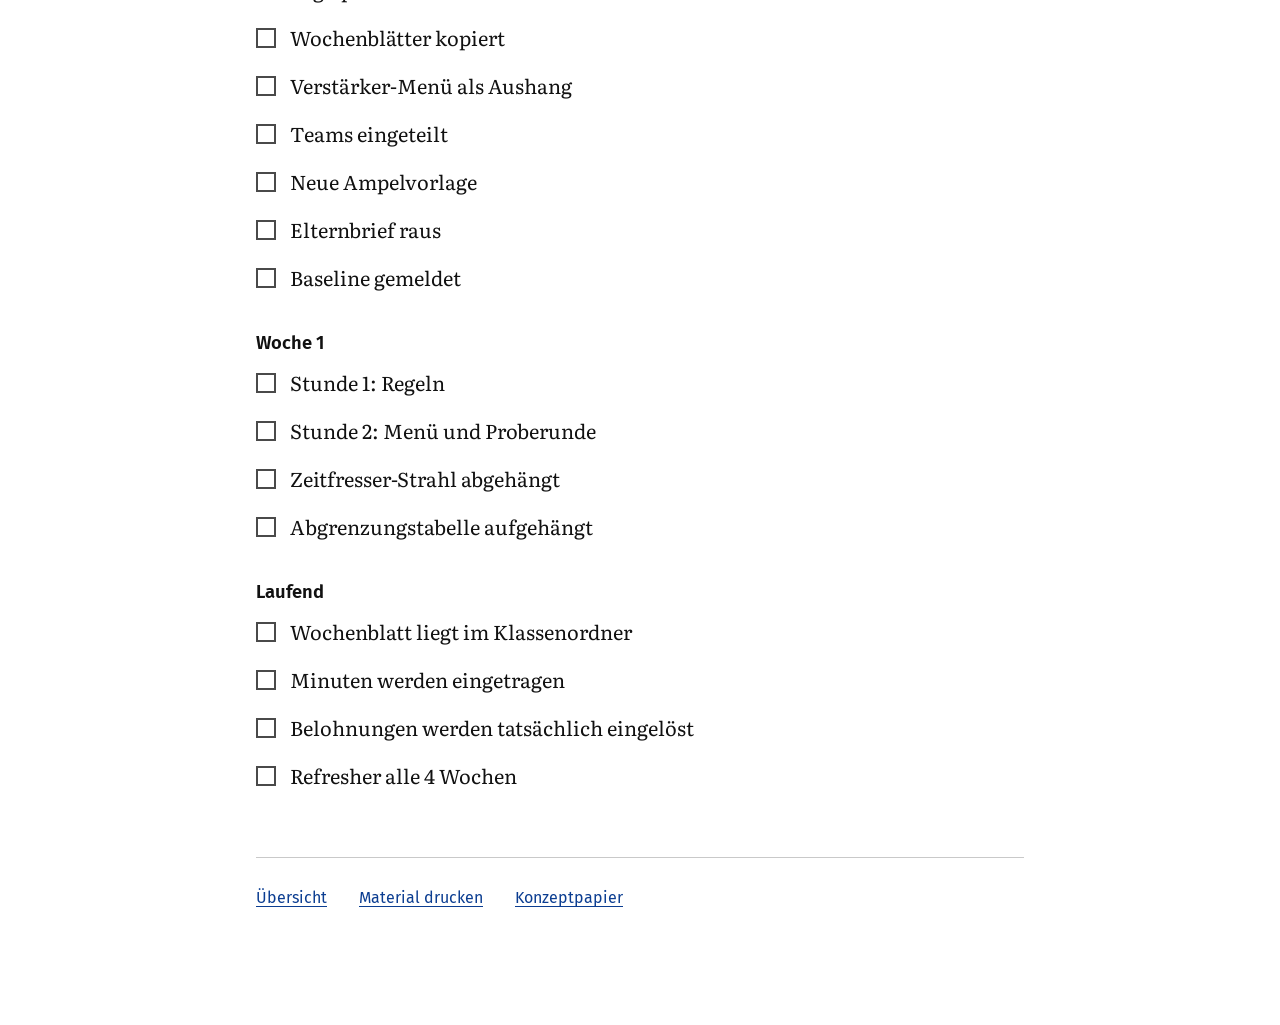
<file: fahrplan.html>
<!doctype html>
<html lang="de">
<head>
<meta charset="utf-8">
<meta name="viewport" content="width=device-width,initial-scale=1">
<meta name="robots" content="noindex,nofollow">
<title>Einführungsfahrplan — sechs Wochen</title>
<link rel="preconnect" href="https://fonts.googleapis.com">
<link rel="preconnect" href="https://fonts.gstatic.com" crossorigin>
<link rel="stylesheet" href="https://fonts.googleapis.com/css2?family=Literata:opsz,wght@7..72,400;7..72,600&family=Fira+Sans:wght@400;500;600;700&display=swap">
<link rel="stylesheet" href="assets/site.css">
<style>
  .phase{margin-bottom:1rem}
  .phase > .kopf{
    display:flex;align-items:baseline;gap:1rem;flex-wrap:wrap;
    padding-bottom:.6rem;margin-bottom:1.4rem;border-bottom:3px solid var(--ink);
    margin-top:3.4rem;
  }
  .phase > .kopf .wann{
    font-family:var(--sans);font-size:1rem;font-weight:700;
    color:var(--akzent);white-space:nowrap;
  }
  .phase > .kopf h2{margin:0;border:none;font-size:1.55rem}
  .stundenplan td:first-child{font-variant-numeric:tabular-nums;white-space:nowrap;font-weight:600}
  .regelvorschlag{
    font-family:var(--sans);font-size:1rem;
    border-left:4px solid var(--akzent);padding:.3rem 0 .3rem 1.4rem;
    margin:1.2rem 0;max-width:62ch;
  }
  .regelvorschlag div{padding:.2rem 0}
  .regelvorschlag div::before{content:"„";}
  .regelvorschlag div::after{content:"“";}
</style>
</head>
<body>

<div class="topbar"><div class="inner">
  <a class="heim" href="index.html">&larr; Übersicht</a>
  <span class="wo">Für Klassenleitungen</span>
</div></div>

<div class="wrap">

  <header class="hero">
    <div class="eyebrow">Verhaltenskonzept Jahrgang 5/6</div>
    <h1>Einführung in sechs Wochen</h1>
    <p class="dek">Von der Vorbereitung bis zur ersten Evaluation, inklusive Skript für beide Einführungsstunden.</p>
  </header>

  <div class="hinweis warn">
    <div class="titel">Die wichtigste Regel des gesamten Fahrplans</div>
    <p><b>Klein anfangen.</b> Zwei bis drei Fächer, kurze Spielphasen, freiwillige Lehrkräfte. Ein flächendeckender Start am ersten Tag ist die verlässlichste Methode, das Instrument zu verbrennen. Ausweitung erst, wenn es im Kleinen trägt.</p>
  </div>

  <!-- Phase 0 -->
  <div class="phase">
    <div class="kopf"><span class="wann">Phase 0</span><h2>Vorbereitung</h2></div>

    <ul class="check">
      <li>Konzept in der Konferenz vorstellen, Beschluss herbeiführen</li>
      <li>Konzept der <b>Datenschutzbeauftragten</b> zur Prüfung vorlegen</li>
      <li><b>Baseline-Daten erheben</b> — zwingend <i>vor</i> dem Start</li>
      <li>Material drucken: Regelplakat, Wochenblätter, Verstärker-Menü, Abgrenzungstabelle</li>
      <li>Neue Ampelvorlagen erstellen, alte Zeitfresser-Strahlen einsammeln</li>
      <li>Pilotfächer festlegen (freiwillig, 2–3 pro Klasse)</li>
      <li>Elternbrief versenden</li>
    </ul>

    <h3>Baseline — ohne Namen, alles bereits vorhanden</h3>
    <div class="tabwrap">
      <table>
        <thead><tr><th>Kennzahl</th><th>Zeitraum</th><th>Wert</th></tr></thead>
        <tbody>
          <tr><th>Auszeitraum-Verweise pro Woche im Jahrgang</th><td>letzte 4 Wochen</td><td class="num">______</td></tr>
          <tr><th>Zeitfresser pro Klasse und Woche</th><td>letzte 4 Wochen</td><td class="num">______</td></tr>
          <tr><th>Zeitsparer-Minuten pro Klasse und Woche</th><td>letzte 4 Wochen</td><td class="num">______</td></tr>
          <tr><th>Ampel Rot pro Klasse und Woche</th><td>letzte 4 Wochen</td><td class="num">______</td></tr>
        </tbody>
      </table>
    </div>
    <p>Ohne diese Zahlen ist die Evaluation in Woche 6 wertlos. Es kostet eine halbe Stunde.</p>
  </div>

  <!-- Woche 0 -->
  <div class="phase">
    <div class="kopf"><span class="wann">Woche 0</span><h2>Das Kollegium — 20 Minuten</h2></div>

    <div class="tabwrap">
      <table class="stundenplan">
        <thead><tr><th>Min</th><th>Inhalt</th></tr></thead>
        <tbody>
          <tr><td>0–4</td><td><b>Die Analyse.</b> Wir haben zwei individuelle Negativsysteme und ein kollektives Positivsystem. Scheitern ist sichtbar, Gelingen nicht. Das drehen wir um.</td></tr>
          <tr><td>4–8</td><td><b>Was konkret passiert.</b> Zeitfresser-Strahl weg, Zeitsparer bleibt, Spiel füllt ihn. Ampel bleibt mit zwei Korrekturen.</td></tr>
          <tr><td>8–14</td><td><b>Der Handgriff.</b> Wochenblatt zeigen, eine Spielrunde in 60 Sekunden durchspielen. Strich → Auswertung → Minuten.</td></tr>
          <tr><td>14–18</td><td><b>Die drei Tabus.</b> Keine Punkte für Leistung, kein Kind ausschließen, keine Namen bei Fouls.</td></tr>
          <tr><td>18–20</td><td><b>Freiwilligkeit betonen</b>, Fächer eintragen, <a href="kurzfassung.html">Kurzfassung</a> austeilen.</td></tr>
        </tbody>
      </table>
    </div>

    <div class="hinweis stop">
      <div class="titel">Nicht machen</div>
      <p>Die Evidenzlage im Detail referieren. Wer sie will, bekommt das <a href="konzept.html">Konzeptpapier</a>. Im Team zählt der Handgriff.</p>
    </div>
  </div>

  <!-- Woche 1 -->
  <div class="phase">
    <div class="kopf"><span class="wann">Woche 1</span><h2>Die Klasse — zwei Stunden</h2></div>

    <div class="block">
      <div class="kopf"><span class="marke-txt">Stunde 1</span><h3>Regeln erarbeiten</h3></div>

      <h4>Einstieg — 10 Minuten</h4>
      <p>Zeitsparer-Strahl anschauen: <i>„Wie kommen da eigentlich Minuten drauf?"</i> Die Kinder werden feststellen, dass es unklar ist. Genau darum geht es. Ankündigung: <i>„Ab jetzt gibt es eine klare Regel. Und ihr macht sie mit."</i></p>

      <h4>Erarbeitung — 20 Minuten</h4>
      <p>Leitfrage: <b>„Woran merkt man, dass eine Stunde richtig gut läuft?"</b> Sammeln lassen, an der Tafel clustern. Die Kinder nennen zuverlässig die richtigen Dinge.</p>

      <h4>Zuspitzen — 10 Minuten</h4>
      <p>Aus der Sammlung <b>drei bis vier Regeln</b> formen. Zwei Bedingungen:</p>
      <ul>
        <li><b>Positiv formuliert.</b> Nicht „Wir stören nicht", sondern „Wir arbeiten an unserer Aufgabe".</li>
        <li><b>Beobachtbar.</b> Nicht „Wir sind nett", sondern „Wir hören zu, wenn jemand spricht".</li>
      </ul>
      <p>Eine der Regeln deckt das bisherige Zeitfresser-Verhalten ab, zum Beispiel: <i>„Wir fangen sofort an."</i></p>

      <p>Bewährte Regelsätze, falls die Klasse hängt:</p>
      <div class="regelvorschlag">
        <div>Wir arbeiten an unserer Aufgabe.</div>
        <div>Wir fangen sofort an.</div>
        <div>Wir hören zu, wenn jemand spricht.</div>
        <div>Wir bleiben an unserem Platz.</div>
      </div>

      <h4>Abschluss — 5 Minuten</h4>
      <p>Regeln aufs Plakat, aufhängen. Ankündigung Stunde 2.</p>
    </div>

    <div class="block">
      <div class="kopf"><span class="marke-txt">Stunde 2</span><h3>Verstärker aushandeln und Proberunde</h3></div>

      <h4>Verstärker-Menü — 20 Minuten</h4>
      <p><i>„Wofür wollt ihr eure Minuten ausgeben?"</i> Sammeln, dann gemeinsam Preise festlegen. Vorschlag als Anker:</p>

      <div class="tabwrap">
        <table>
          <thead><tr><th>Belohnung</th><th>Preis</th></tr></thead>
          <tbody>
            <tr><th>5 Minuten Spielzeit am Freitag</th><td class="num">5 Min</td></tr>
            <tr><th>Musik in der Stillarbeit (eine Stunde)</th><td class="num">10 Min</td></tr>
            <tr><th>Sitzplatzwahl für eine Woche</th><td class="num">20 Min</td></tr>
            <tr><th>Hausaufgaben-Joker für die Klasse</th><td class="num">30 Min</td></tr>
            <tr><th>Spielestunde</th><td class="num">45 Min</td></tr>
            <tr><th>Klassenfrühstück</th><td class="num">60 Min</td></tr>
          </tbody>
        </table>
      </div>
      <p>Preise dürfen verhandelt werden — genau das ist der Punkt. Das Menü hängt sichtbar aus.</p>

      <h4>Teams bilden — 5 Minuten</h4>
      <p>Tischgruppen, <b>von der Klassenleitung festgelegt</b>, nicht von den Kindern gewählt. Vier bis fünf Kinder pro Team.</p>

      <h4>Spielregeln erklären — 10 Minuten</h4>
      <div class="these">Alle Teams können gleichzeitig gewinnen. Ihr spielt nicht gegeneinander, sondern gegen die vier Fouls.</div>
      <p>Diesen Satz zweimal sagen. Er entscheidet darüber, ob Gruppendruck gegen einzelne Kinder entsteht oder nicht.</p>

      <h4>Proberunde — 10 Minuten</h4>
      <p>Eine echte Arbeitsphase mit Spiel. Am Ende auswerten, Minuten eintragen, feiern.</p>
    </div>

    <h3>Ebenfalls in Woche 1</h3>
    <ul>
      <li><b>Zeitfresser-Strahl abhängen.</b> Offen ansprechen: <i>„Den brauchen wir nicht mehr — was er gemessen hat, steckt jetzt in unseren Regeln."</i> Nicht heimlich verschwinden lassen; die Kinder merken es ohnehin.</li>
      <li><b>Neue Ampelvorlage</b> aufhängen (weißes Startfeld), verdeckt oder nicht offen einsehbar.</li>
      <li><b>Abgrenzungstabelle</b> in den Klassenraum und ins Lehrerzimmer.</li>
    </ul>
  </div>

  <!-- Woche 2-3 -->
  <div class="phase">
    <div class="kopf"><span class="wann">Woche 2–3</span><h2>Laufen lassen</h2></div>

    <ul>
      <li>Spielphasen <b>10–20 Minuten</b>, zwei- bis dreimal pro Woche, nur in den Pilotfächern.</li>
      <li><b>Nicht ausweiten.</b> Auch wenn es gut läuft. Besonders dann nicht.</li>
      <li>Regeln zu Beginn jeder Spielphase kurz benennen — ein Satz genügt.</li>
      <li>Erste Zeitsparer-Belohnung <b>frühzeitig einlösen lassen</b>, auch wenn es nur fünf Minuten sind. Die Klasse muss erleben, dass das System wirklich etwas auszahlt. Wer zu lange spart, verliert die Kinder.</li>
    </ul>

    <h3>Typische Startprobleme</h3>
    <div class="tabwrap">
      <table>
        <thead><tr><th>Problem</th><th>Ursache</th><th>Lösung</th></tr></thead>
        <tbody>
          <tr><th>Alle Teams verlieren</th><td>Limit zu streng, Phase zu lang</td><td>Limit auf 5–6 hoch, Phase auf 10 Min runter</td></tr>
          <tr><th>Alle gewinnen immer</th><td>Limit zu locker</td><td>Erst nach Woche 4 senken — nicht früher</td></tr>
          <tr><th>Kinder petzen gegenseitig</th><td>Wettbewerbsmissverständnis</td><td>Den Satz wiederholen: alle können gewinnen</td></tr>
          <tr><th>Ein Kind wird angefeindet</th><td>Team fühlt sich benachteiligt</td><td>Limit hoch, Vereinbarung für dieses Kind prüfen</td></tr>
          <tr><th>Diskussion über jeden Strich</th><td>kommentiert statt wortlos gesetzt</td><td>Strich wortlos setzen, Klärung nach der Phase</td></tr>
        </tbody>
      </table>
    </div>
  </div>

  <!-- Woche 4 -->
  <div class="phase">
    <div class="kopf"><span class="wann">Woche 4</span><h2>Erste Nachjustierung — 30 Minuten</h2></div>

    <p>Fünf Fragen, mehr nicht:</p>
    <div class="schritte">
      <div class="schritt"><div class="marke">1</div><div class="txt"><p>Wie viel Zeit kostet es dich pro Stunde — ehrlich?</p></div></div>
      <div class="schritt"><div class="marke">2</div><div class="txt"><p>Gewinnen die Teams zu oft oder zu selten?</p></div></div>
      <div class="schritt"><div class="marke">3</div><div class="txt"><p>Werden die Minuten eingelöst?</p></div></div>
      <div class="schritt"><div class="marke">4</div><div class="txt"><p>Was nervt?</p></div></div>
      <div class="schritt"><div class="marke">5</div><div class="txt"><p>Weitermachen?</p></div></div>
    </div>

    <p><b>Danach anpassen:</b> Foul-Limit, Preise, Länge der Spielphasen. Und entscheiden, welche Fächer ab Woche 5 dazukommen.</p>

    <div class="hinweis">
      <div class="titel">Ab jetzt dauerhaft</div>
      <p>Fünfminütiger Regel-Refresher in den Klassen alle vier Wochen, als fester Punkt im Jahrgangsteam. Ohne das schläft das System ein.</p>
    </div>
  </div>

  <!-- Woche 5-6 -->
  <div class="phase">
    <div class="kopf"><span class="wann">Woche 5–6</span><h2>Ausweiten und individuelle Schiene</h2></div>
    <ul>
      <li><b>Weitere Fächer</b> dazunehmen — die, deren Lehrkräfte es jetzt von sich aus wollen.</li>
      <li><b>Erste individuelle Vereinbarungen.</b> Klassenteam beschließt, welche Kinder. Richtwert ein bis drei pro Klasse. Elterngespräch führen, Karte gemeinsam mit dem Kind ausfüllen, Startziel <b>erreichbar</b> ansetzen.</li>
      <li>Spielphasen dürfen länger werden.</li>
    </ul>
  </div>

  <!-- Evaluation -->
  <div class="phase">
    <div class="kopf"><span class="wann">Nach Woche 6</span><h2>Evaluation</h2></div>

    <p><b>Erheben</b> (identisch zur Baseline): Auszeitraum-Verweise, Zeitsparer-Minuten, Ampel Rot pro Klasse und Woche.</p>

    <h3>Kurzbefragung Schülerinnen und Schüler</h3>
    <p>Anonym, fünf Minuten:</p>
    <ol>
      <li>Ich weiß, was von mir im Unterricht erwartet wird.</li>
      <li>Ich werde fair behandelt.</li>
      <li>Es wird gesehen, wenn ich mich anstrenge.</li>
      <li>Das Spiel finde ich gut.</li>
      <li>Was sollten wir ändern? <i>(offen)</i></li>
    </ol>

    <h3>Entscheidung im Jahrgangsteam</h3>
    <div class="tabwrap">
      <table>
        <thead><tr><th>Befund</th><th>Konsequenz</th></tr></thead>
        <tbody>
          <tr><th>Läuft, Kollegium trägt es</th><td>Fortführen, im 2. Halbjahr auf alle Fächer ausweiten</td></tr>
          <tr><th>Läuft, aber zu wenige machen mit</th><td>Aufwand weiter senken — <b>nicht</b> Druck erhöhen</td></tr>
          <tr><th>Läuft nicht</th><td>Ursache klären: Aufwand? Verstärker? Konsistenz? Erst dann entscheiden</td></tr>
        </tbody>
      </table>
    </div>

    <p><b>Nach einem Halbjahr:</b> Vollständige Evaluation, Bericht an die Konferenz, Entscheidung über Ausweitung auf Jahrgang 7–10.</p>
  </div>

  <h2>Checkliste für die Klassenleitung</h2>
  <div class="strahl"></div>

  <h3>Vor Woche 1</h3>
  <ul class="check">
    <li>Regelplakat vorbereitet</li>
    <li>Wochenblätter kopiert</li>
    <li>Verstärker-Menü als Aushang</li>
    <li>Teams eingeteilt</li>
    <li>Neue Ampelvorlage</li>
    <li>Elternbrief raus</li>
    <li>Baseline gemeldet</li>
  </ul>

  <h3>Woche 1</h3>
  <ul class="check">
    <li>Stunde 1: Regeln</li>
    <li>Stunde 2: Menü und Proberunde</li>
    <li>Zeitfresser-Strahl abgehängt</li>
    <li>Abgrenzungstabelle aufgehängt</li>
  </ul>

  <h3>Laufend</h3>
  <ul class="check">
    <li>Wochenblatt liegt im Klassenordner</li>
    <li>Minuten werden eingetragen</li>
    <li>Belohnungen werden tatsächlich eingelöst</li>
    <li>Refresher alle 4 Wochen</li>
  </ul>

  <footer>
    <span><a href="index.html">Übersicht</a></span>
    <span><a href="materialpaket.html">Material drucken</a></span>
    <span><a href="konzept.html">Konzeptpapier</a></span>
  </footer>

</div>

</body>
</html>
</file>
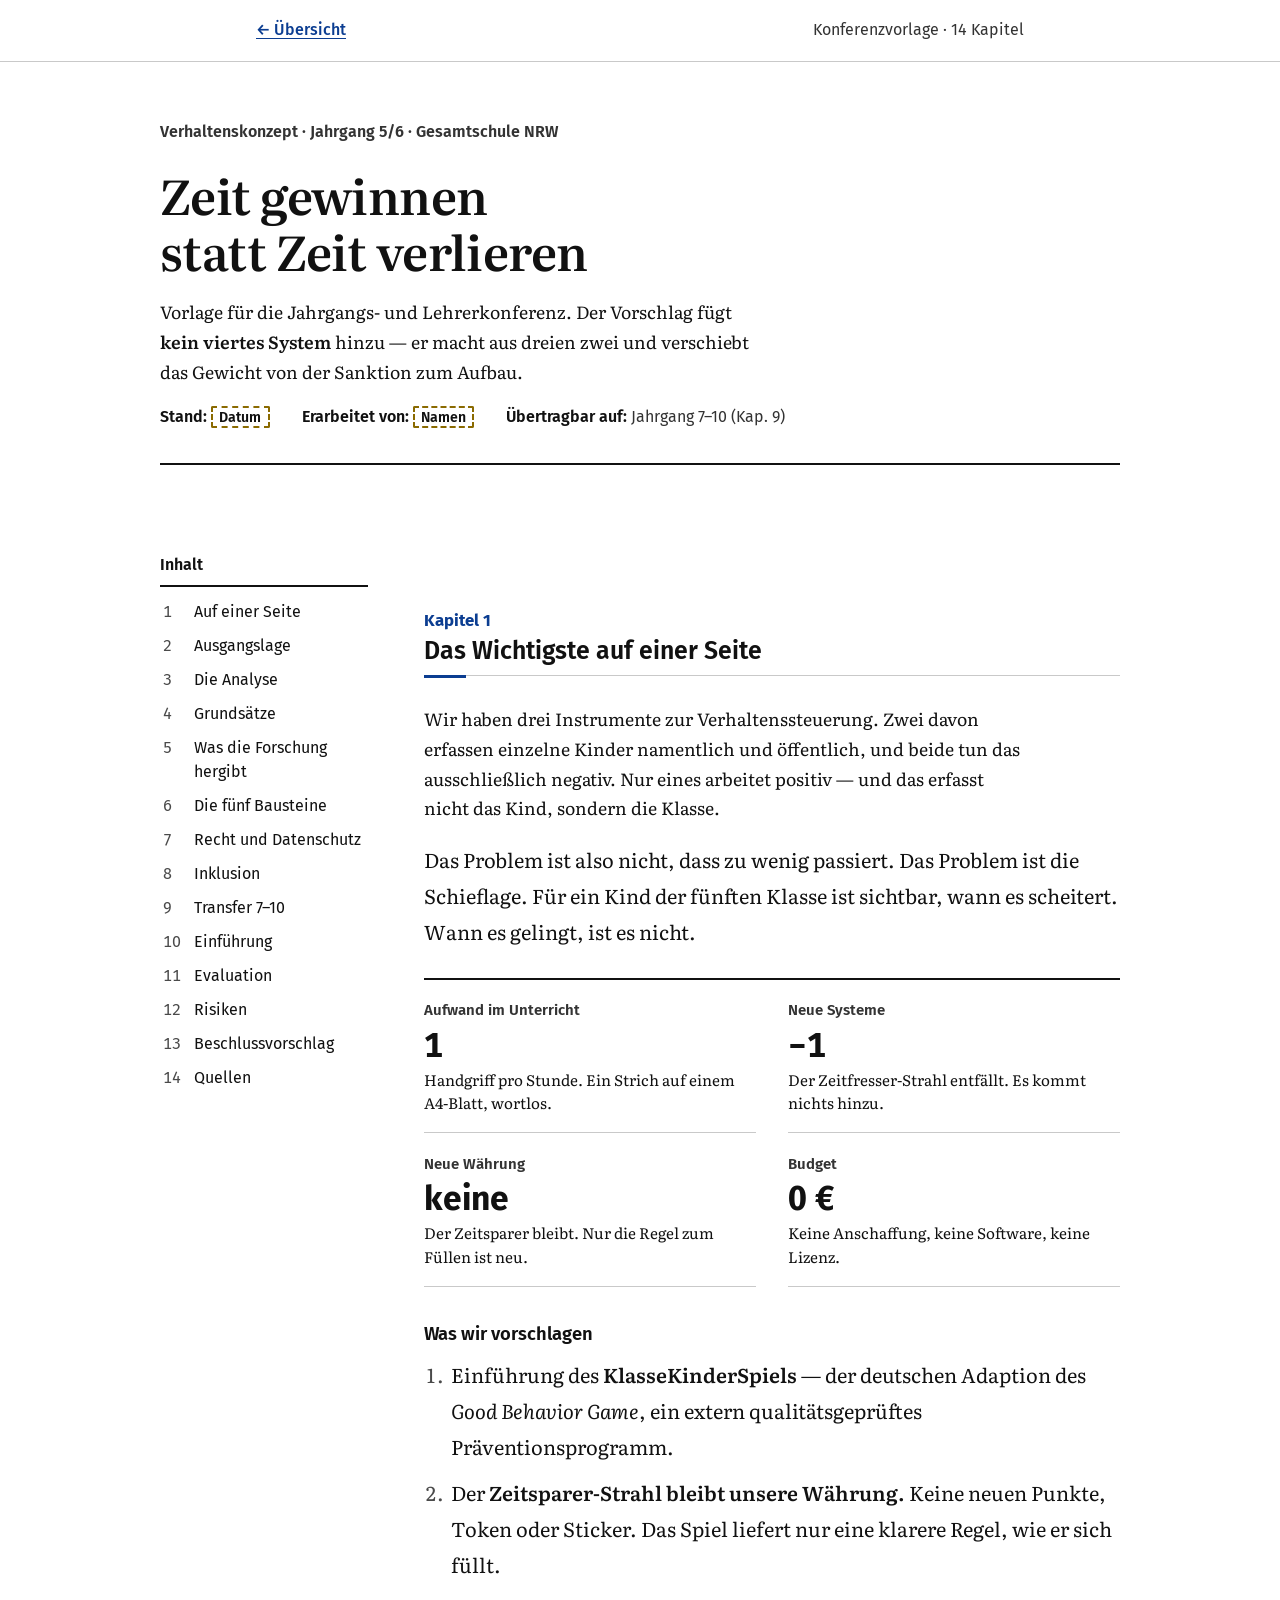
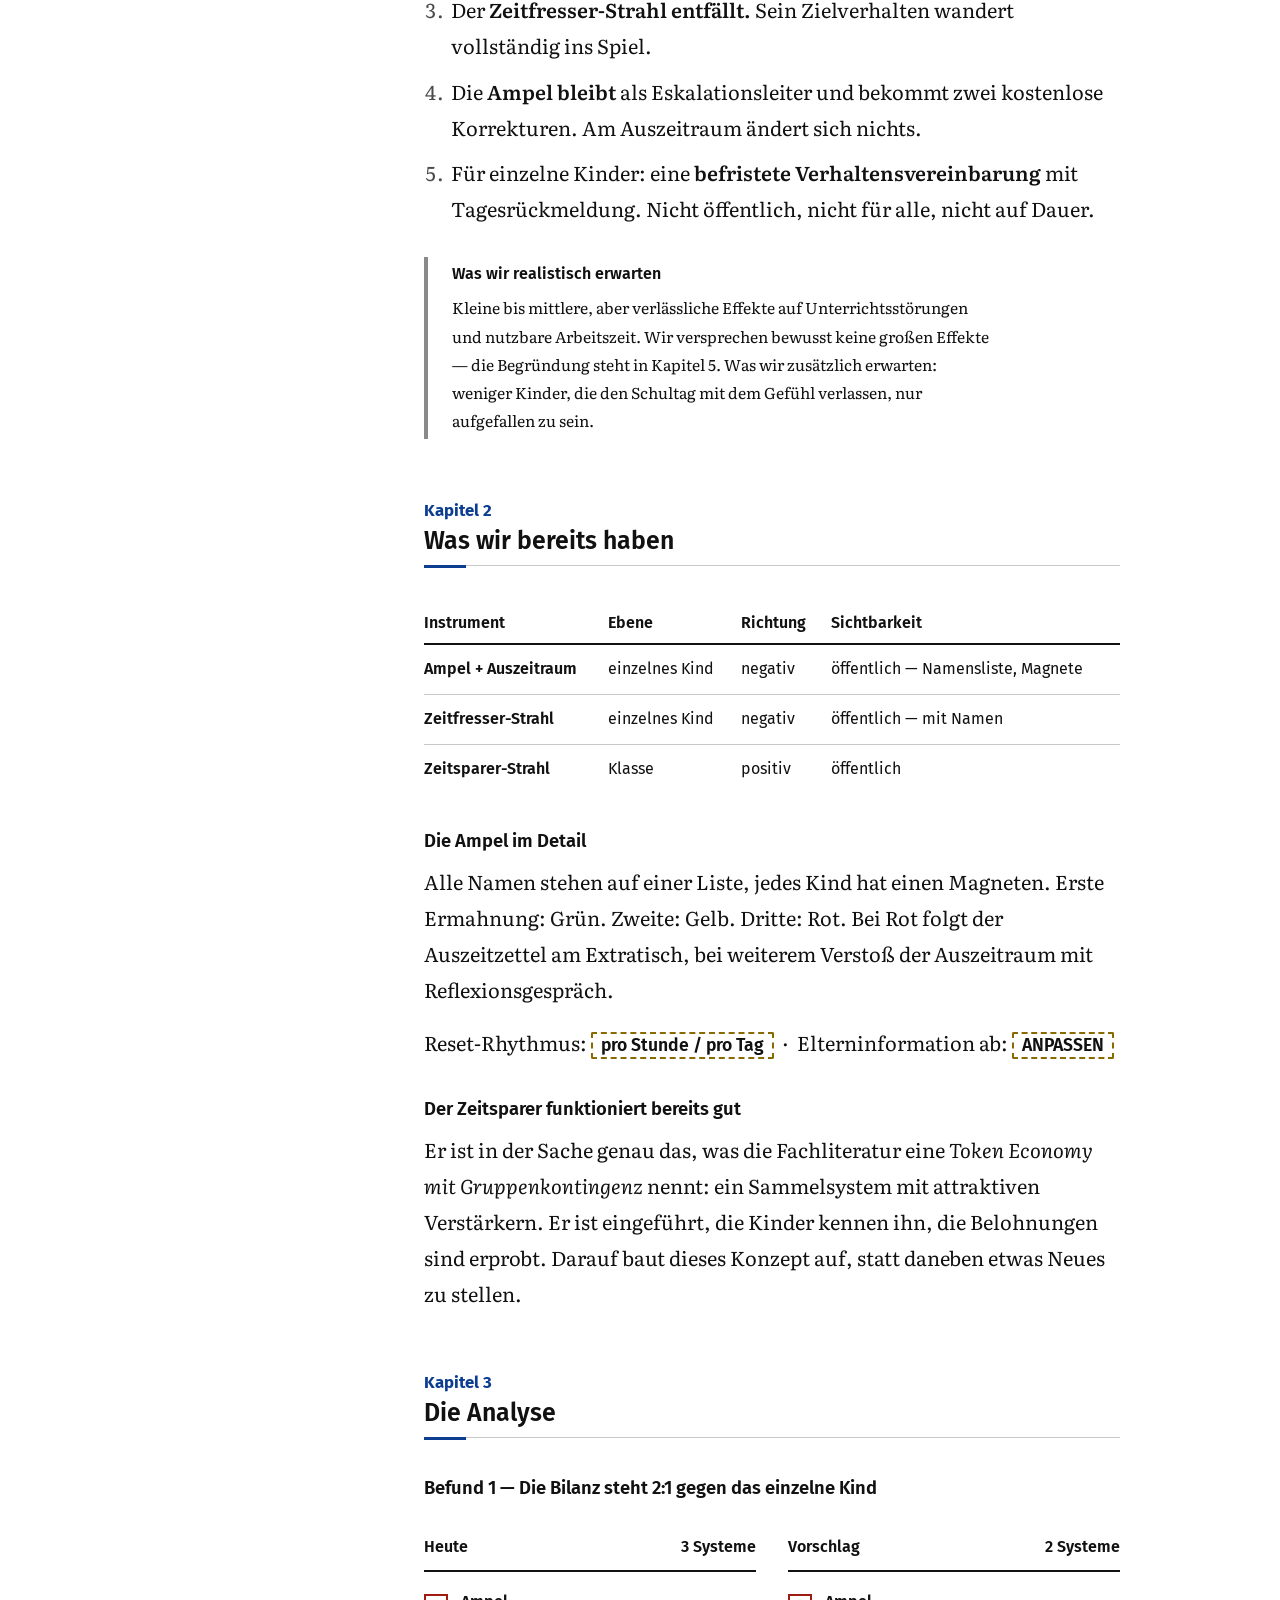
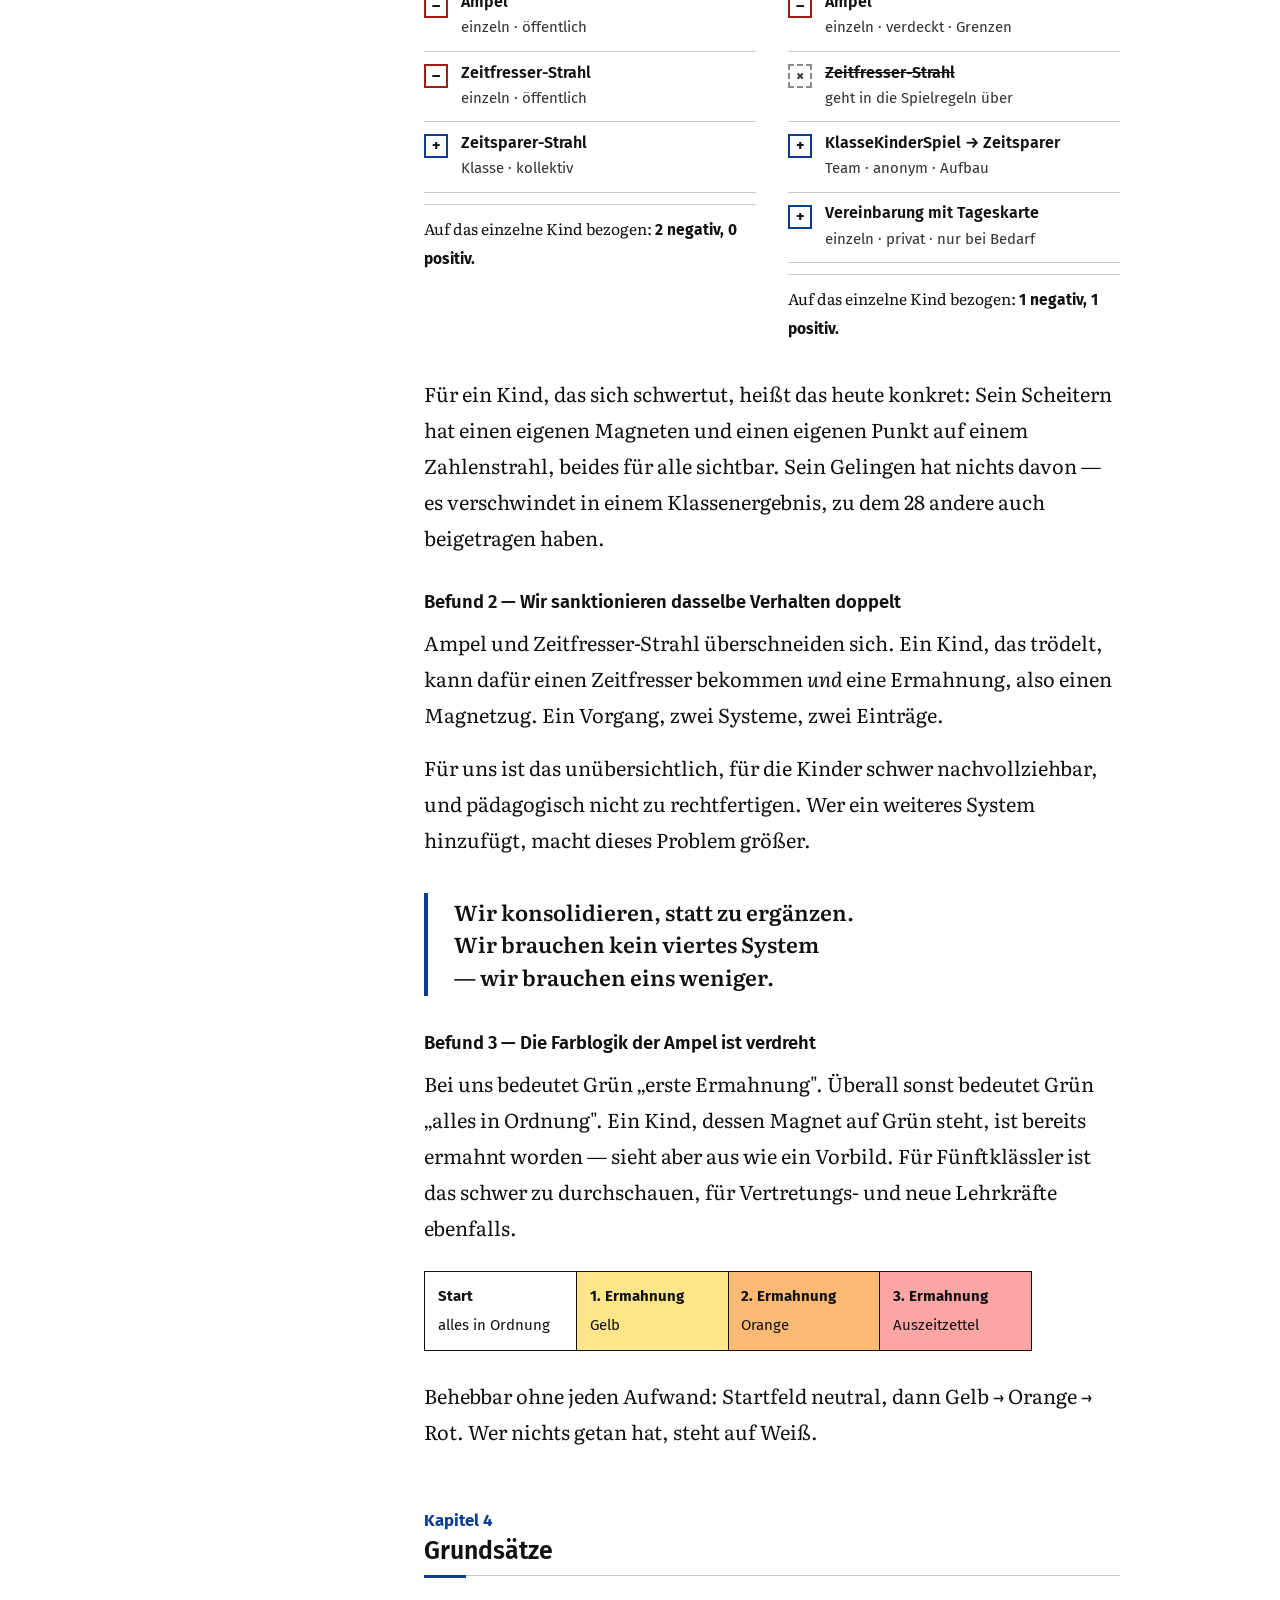
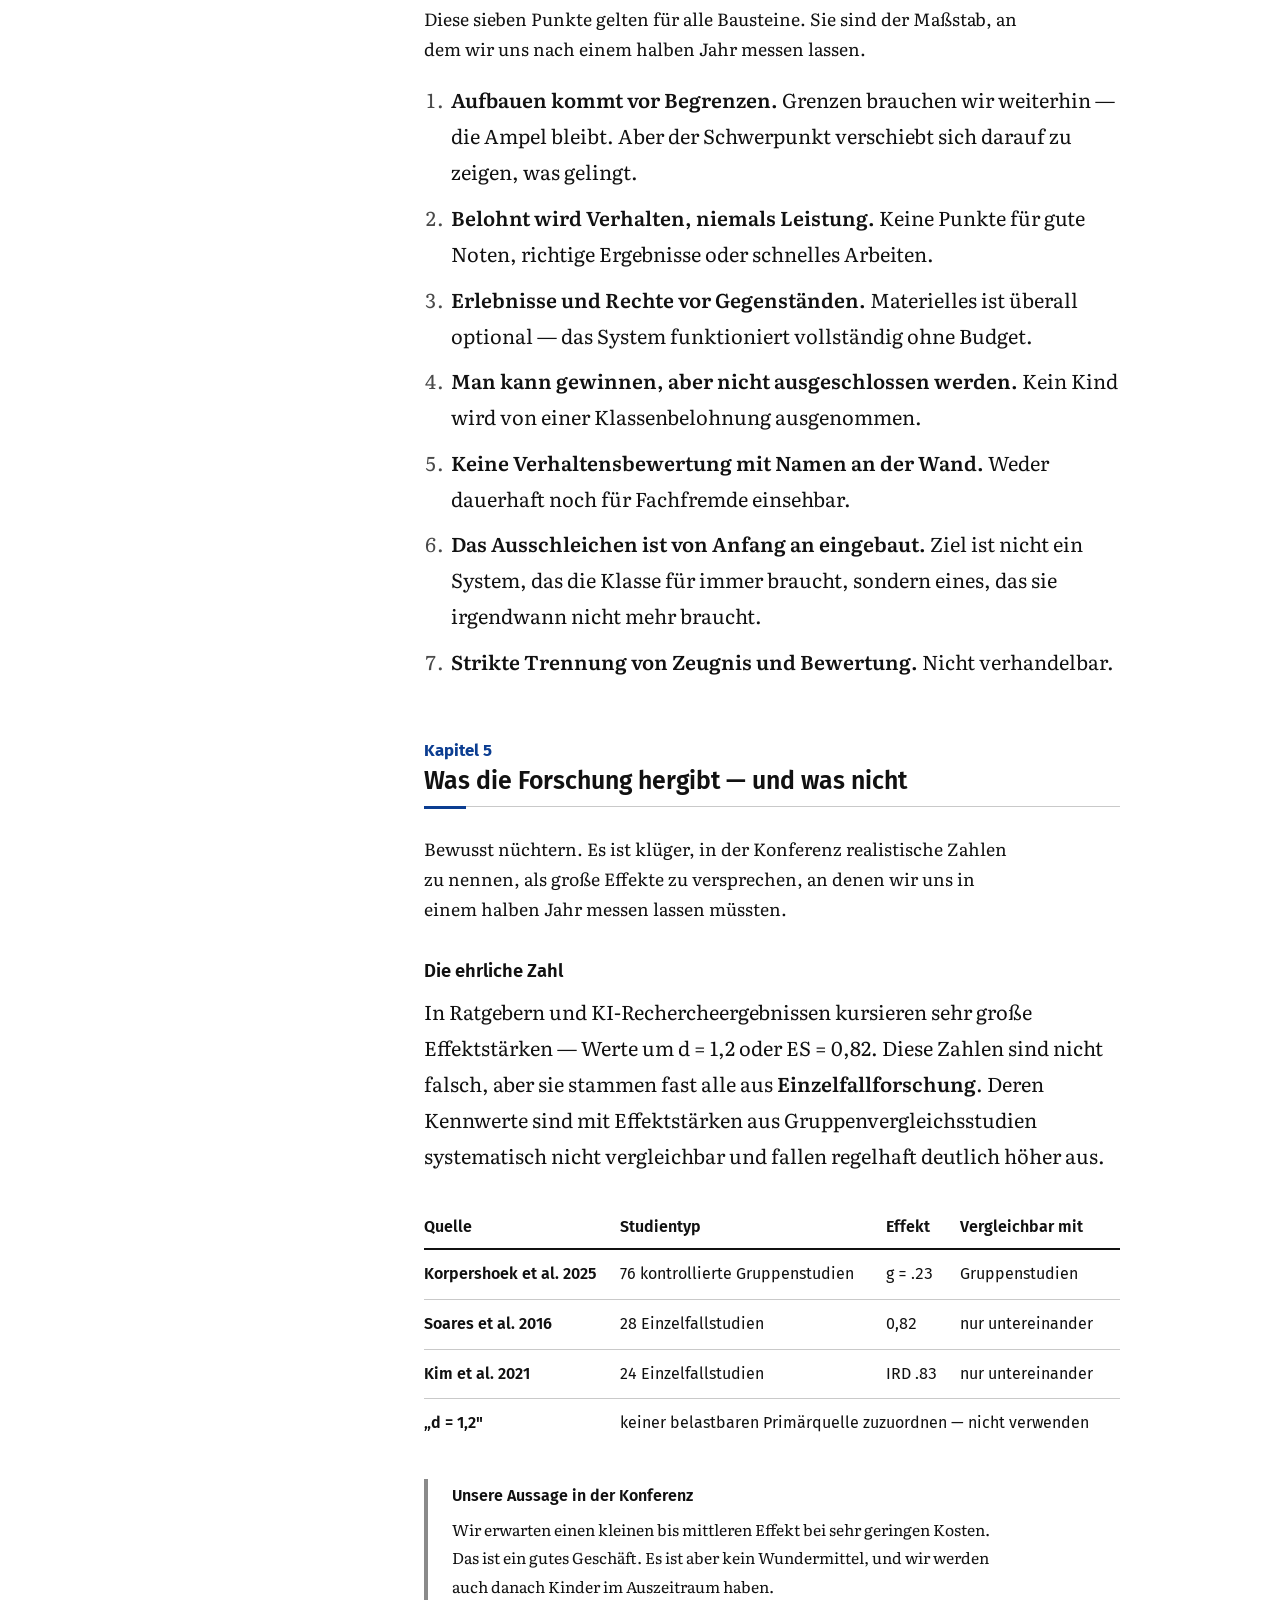
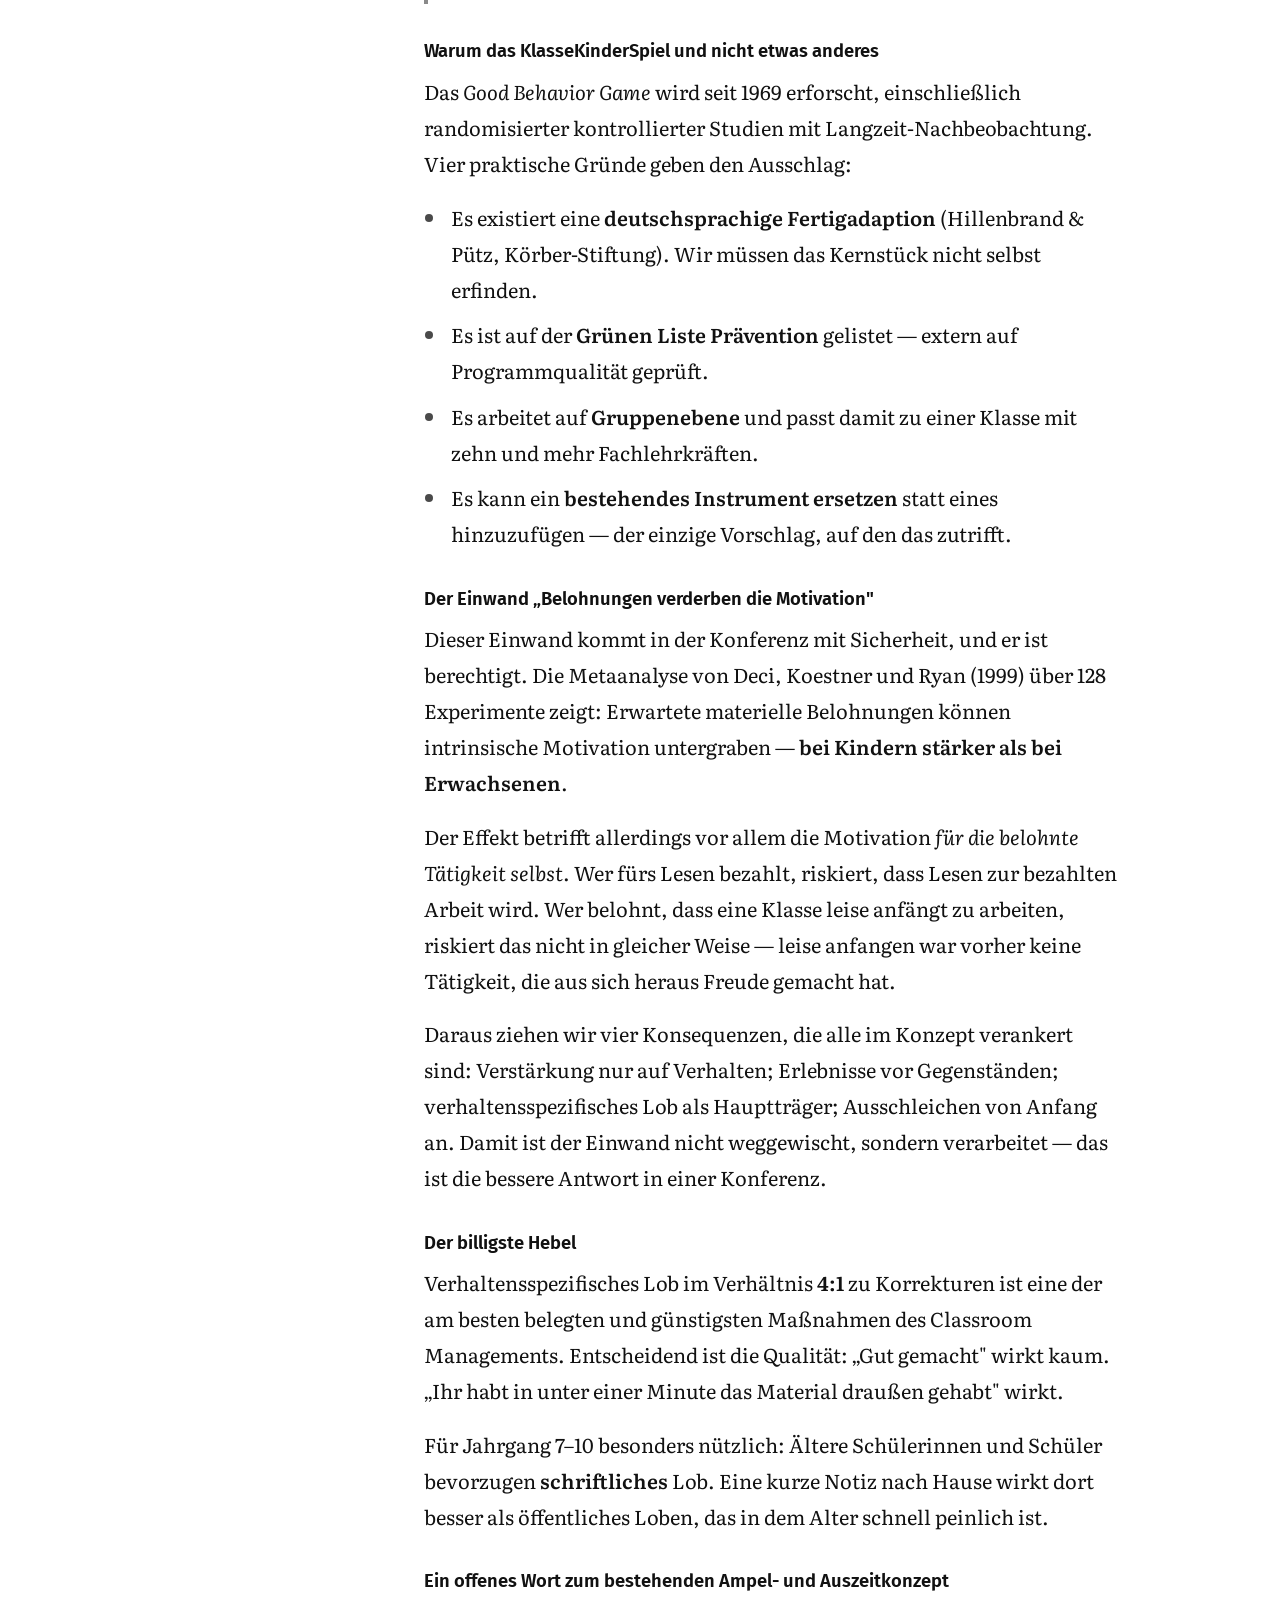
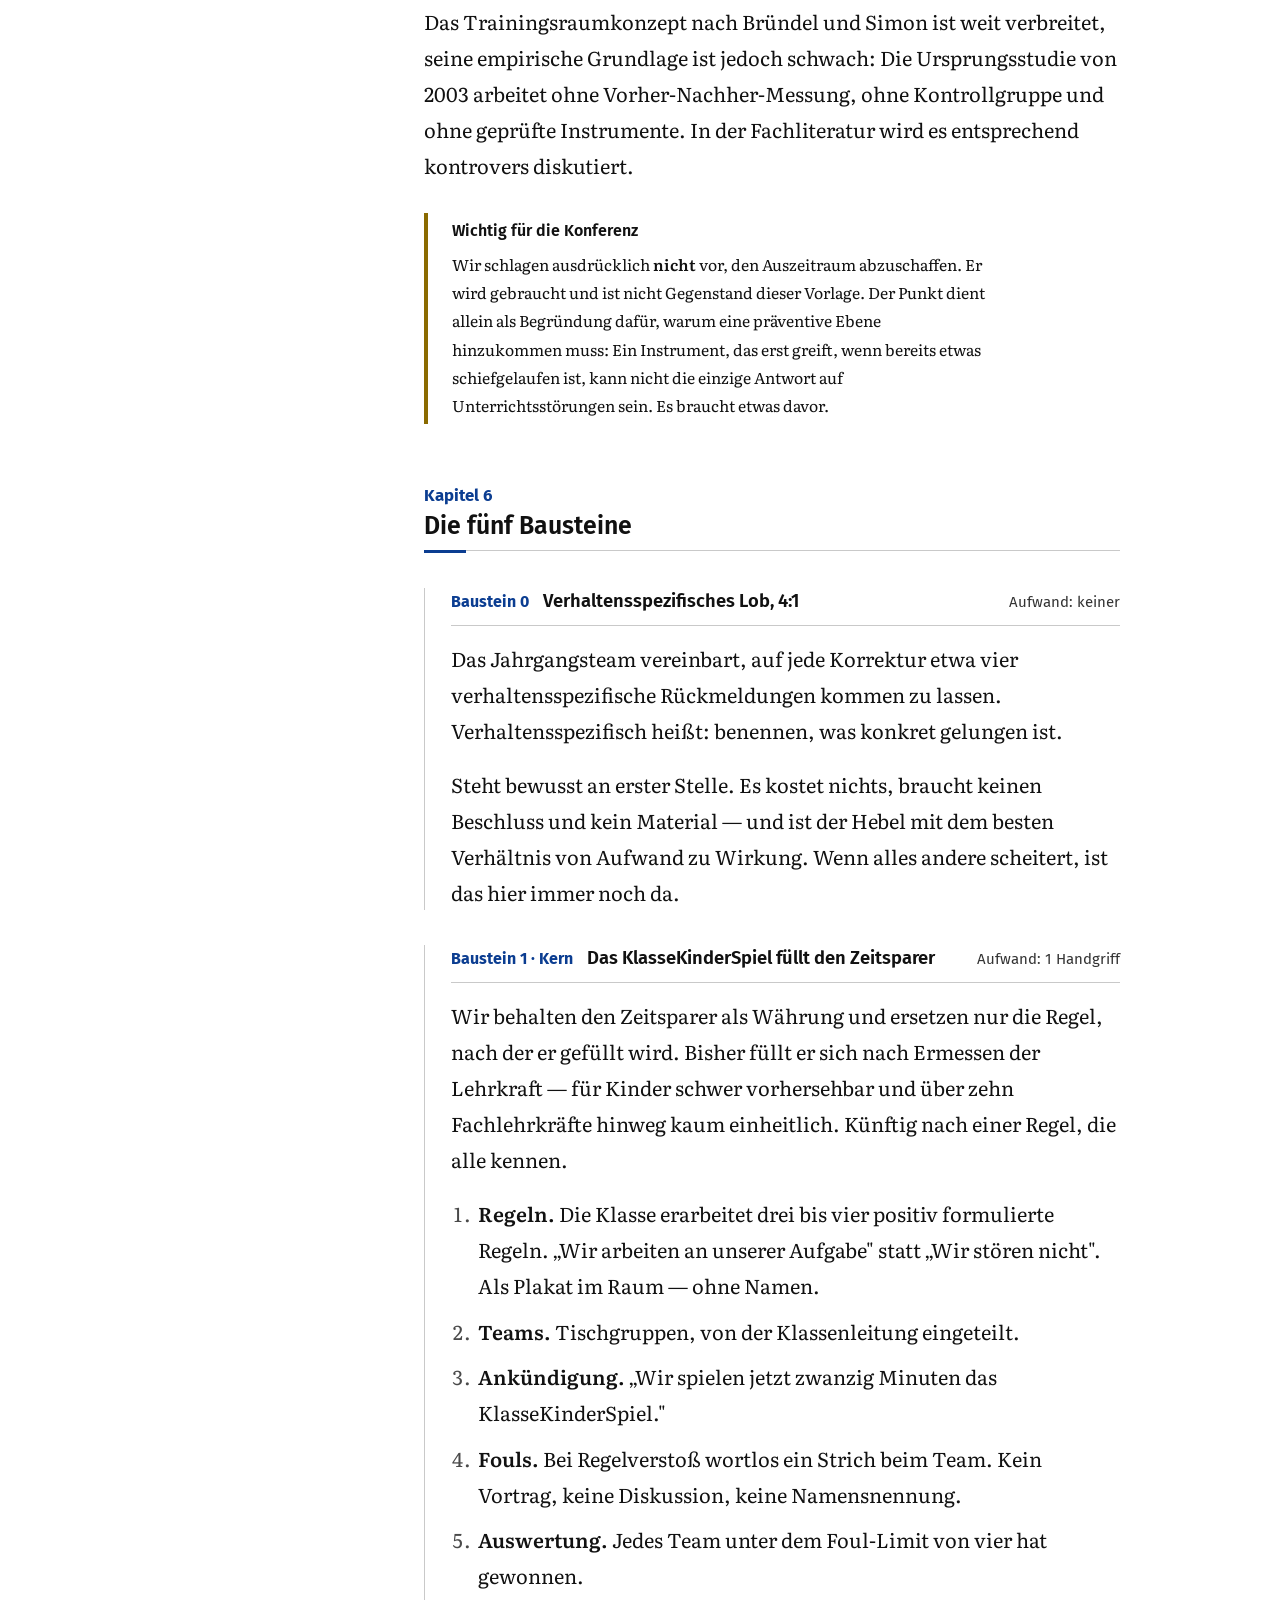
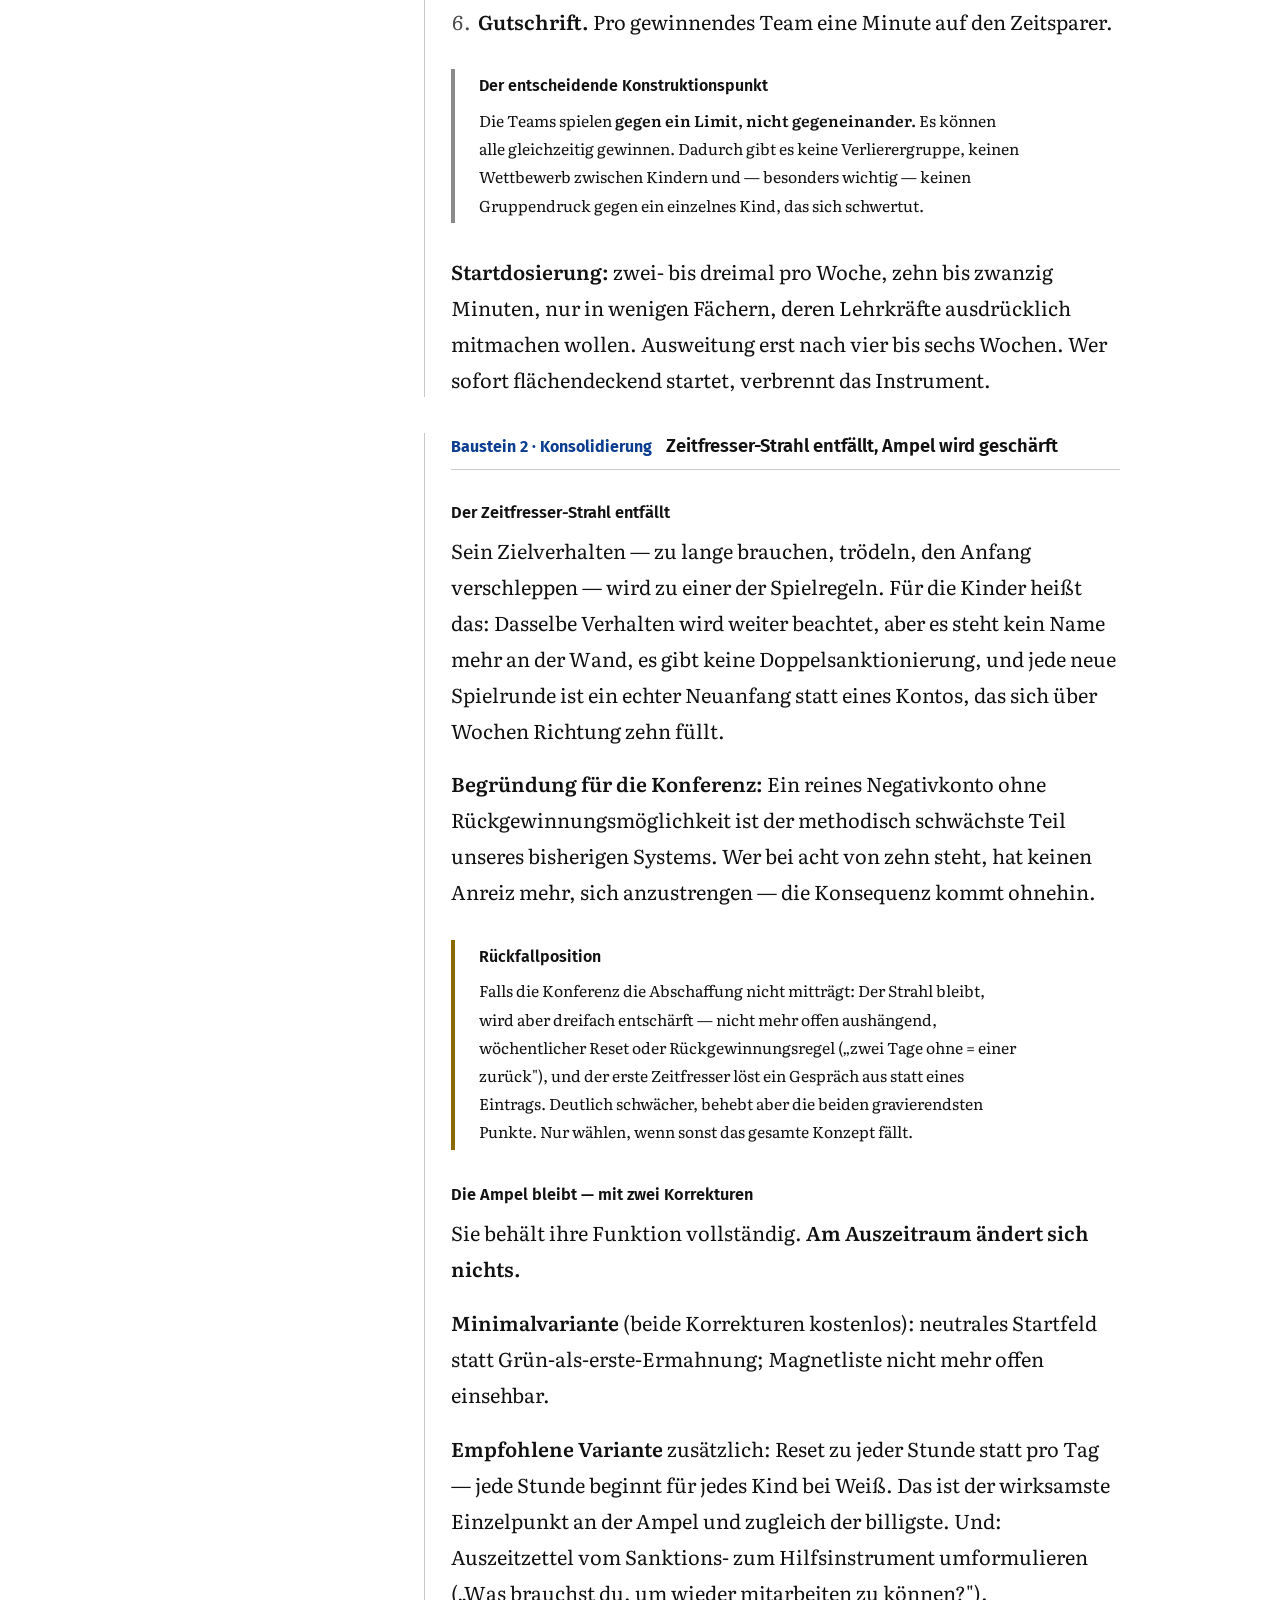
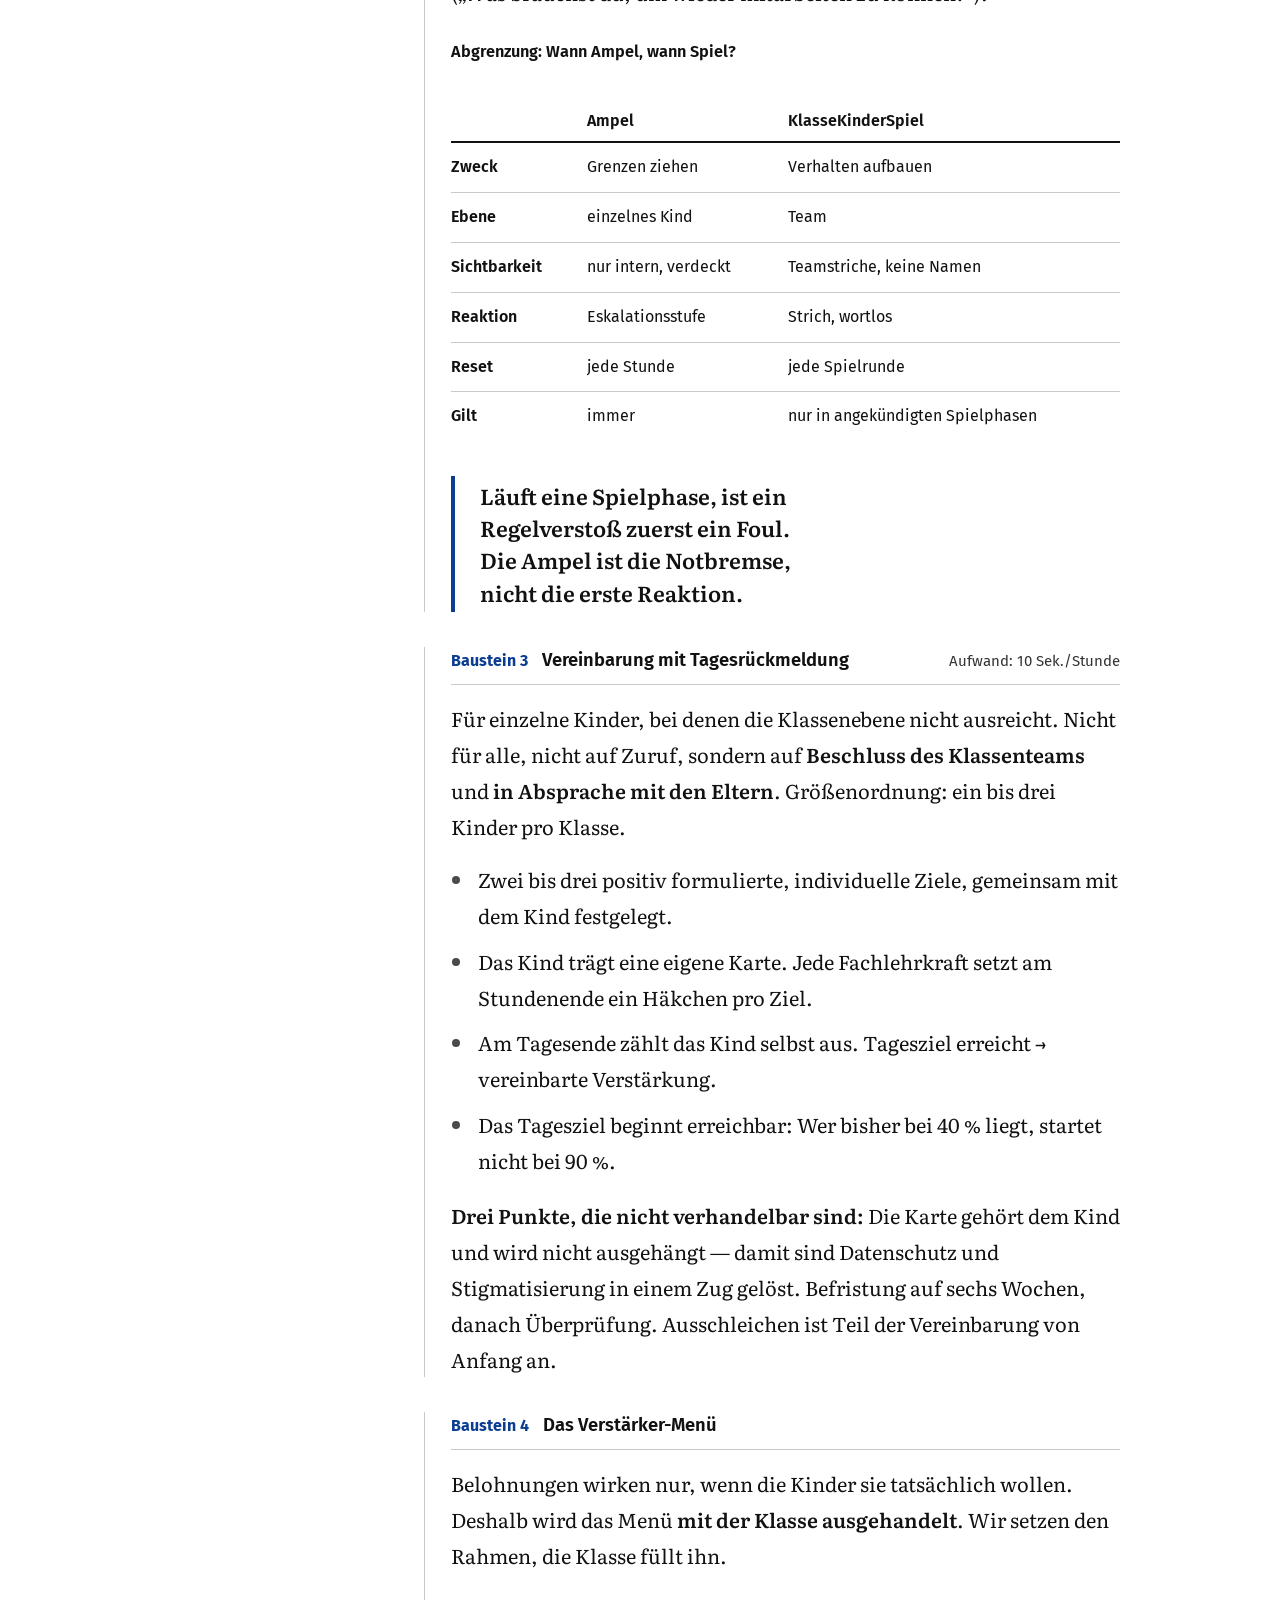
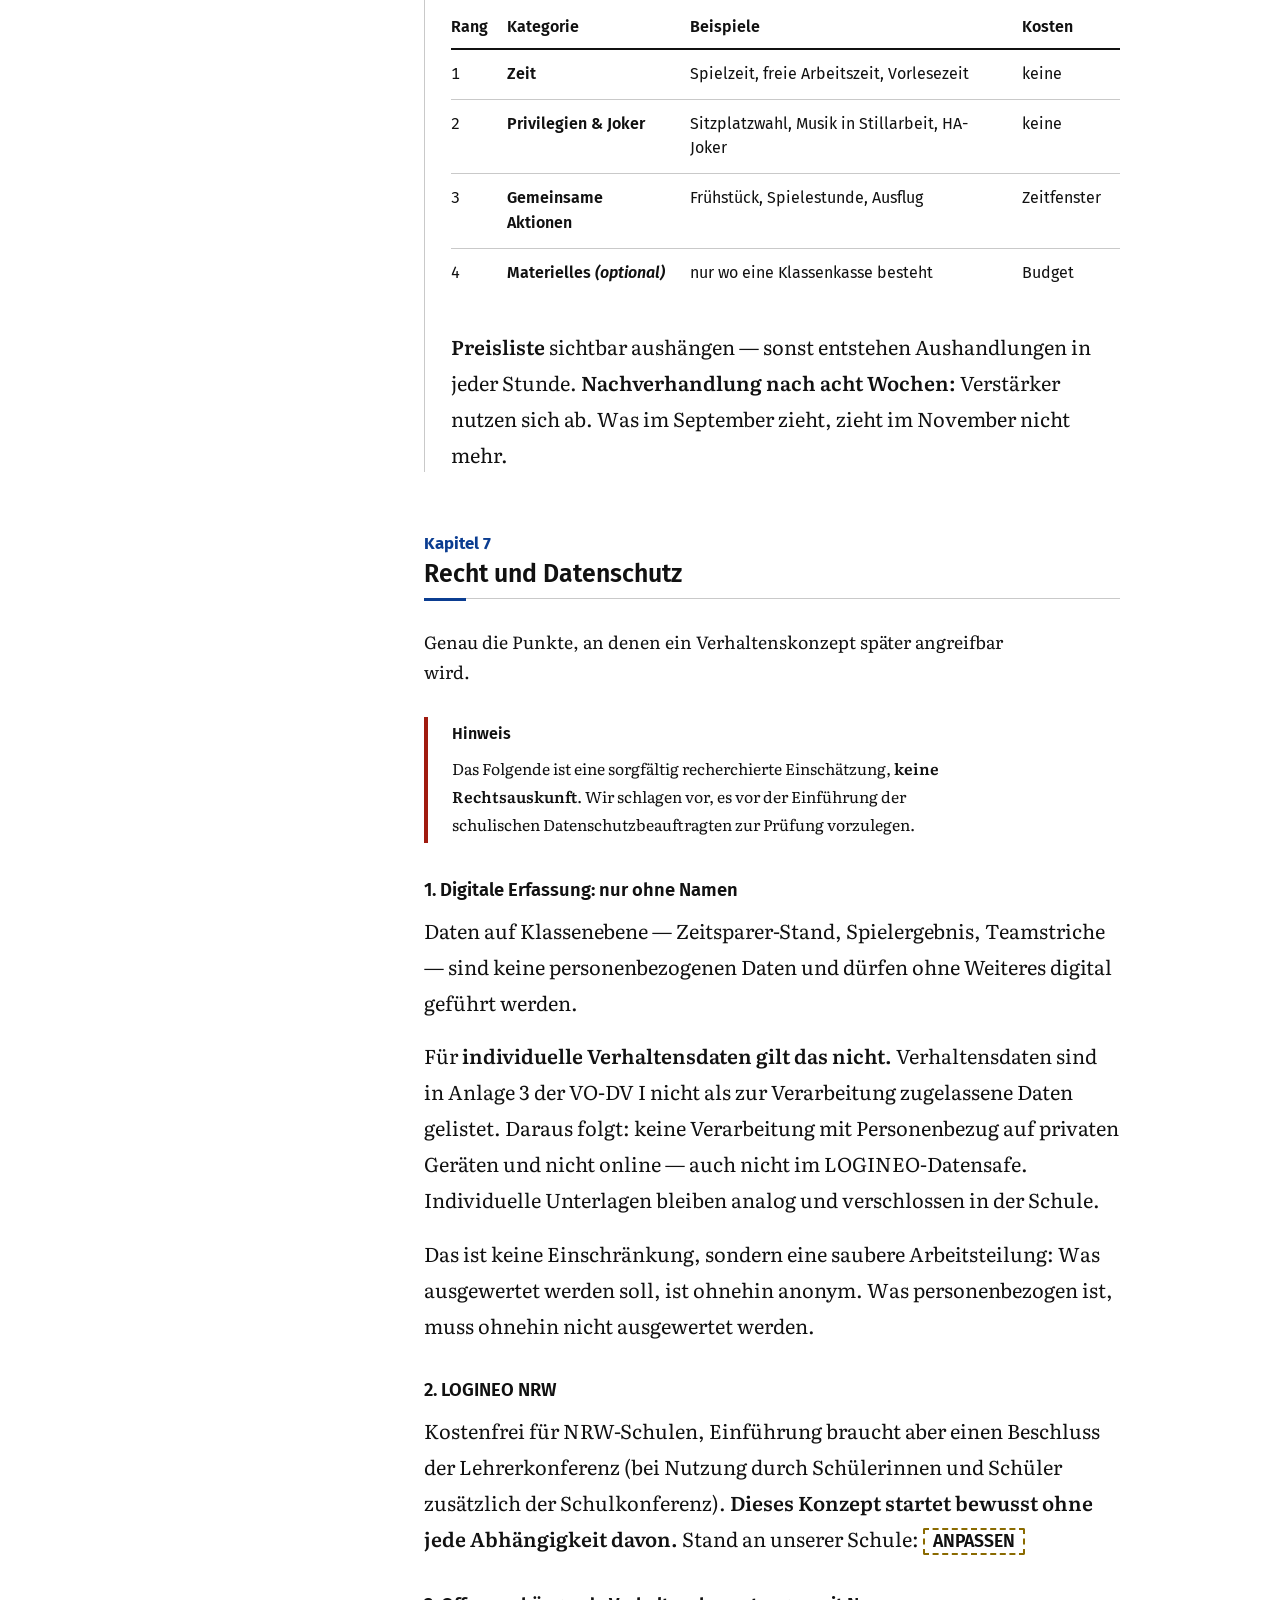
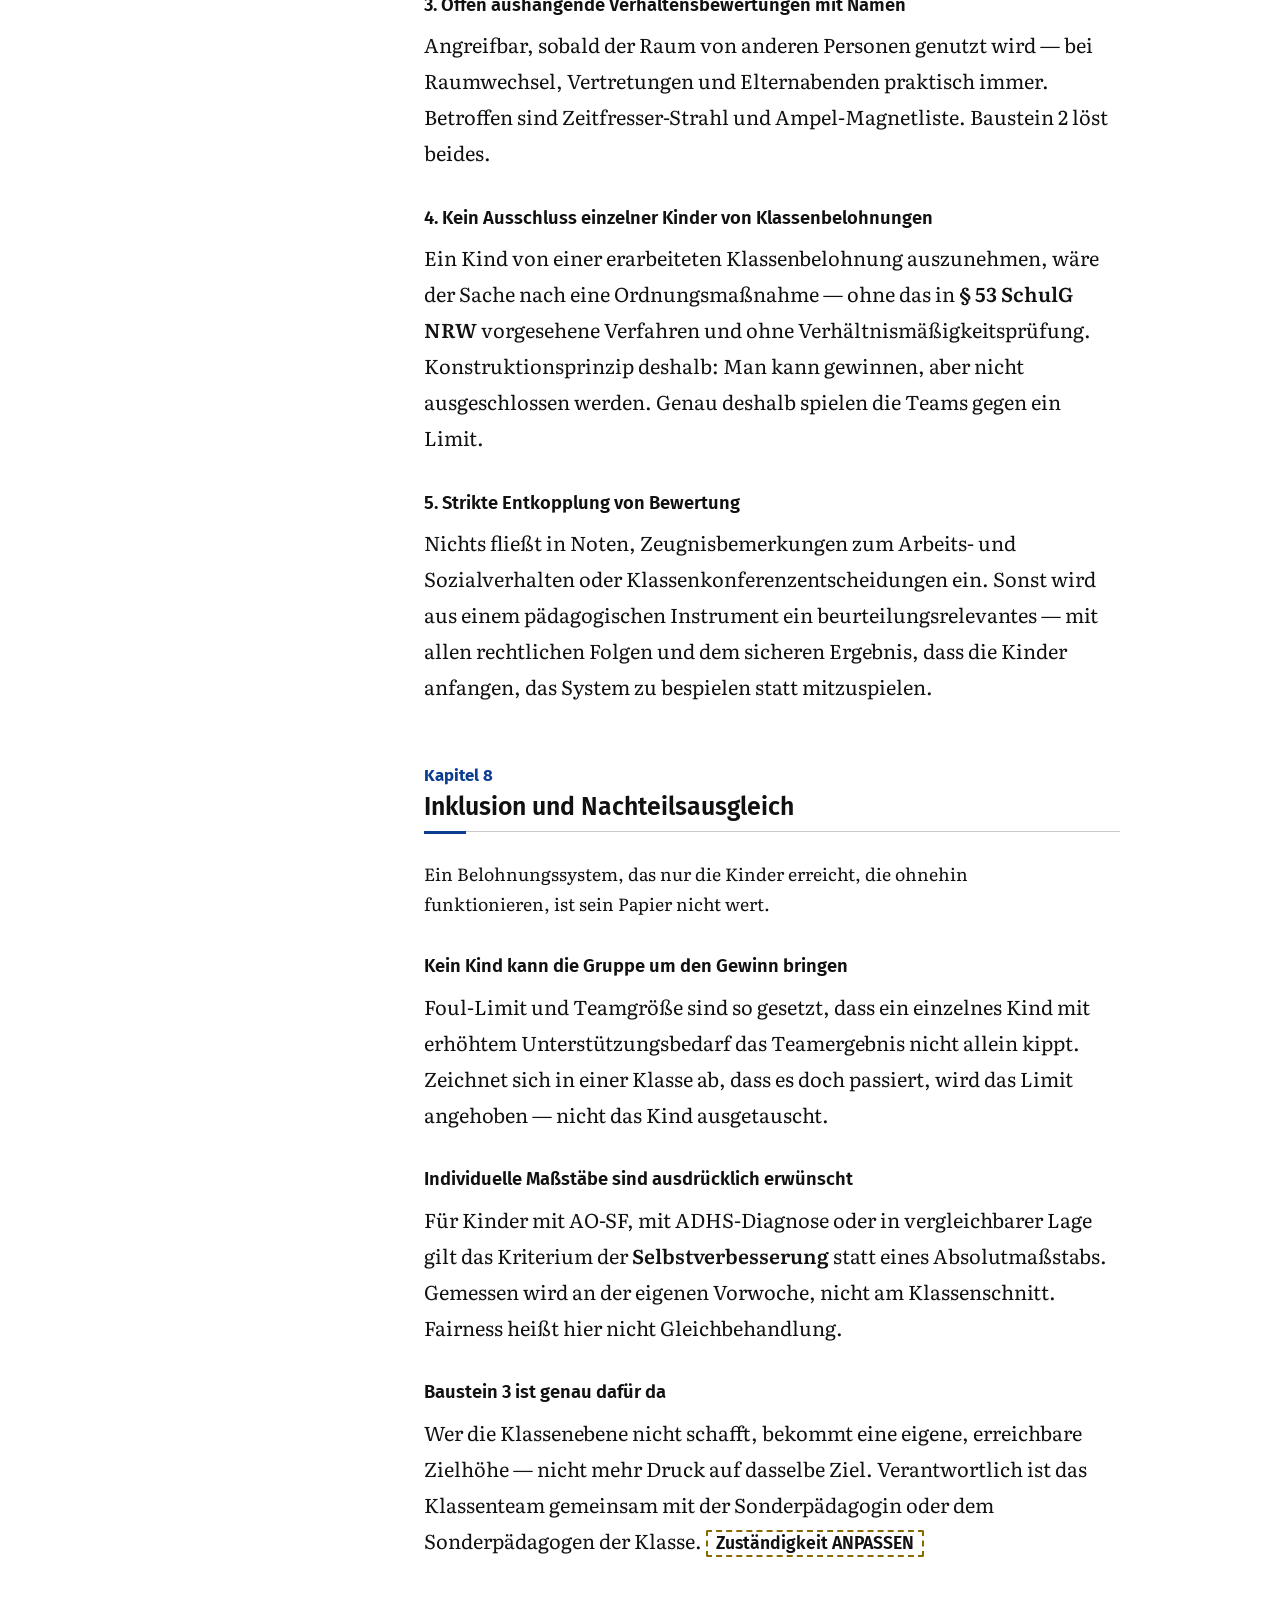
<file: konzept.html>
<!doctype html>
<html lang="de">
<head>
<meta charset="utf-8">
<meta name="viewport" content="width=device-width,initial-scale=1">
<meta name="robots" content="noindex,nofollow">
<title>Zeit gewinnen statt Zeit verlieren</title><link rel="preconnect" href="https://fonts.googleapis.com">
<link rel="preconnect" href="https://fonts.gstatic.com" crossorigin>
<link rel="stylesheet" href="https://fonts.googleapis.com/css2?family=Literata:opsz,wght@7..72,400;7..72,600&family=Fira+Sans:wght@400;500;600;700&display=swap">
<link rel="stylesheet" href="assets/site.css">
<style>
  /* Nur das, was dieses Dokument zusaetzlich braucht.
     Alles Uebrige kommt aus assets/site.css. */

  .wrap{
    display:grid;grid-template-columns:13rem minmax(0,1fr);
    gap:3.5rem;align-items:start;max-width:64rem;
  }
  .hero,footer{grid-column:1/-1}
  @media (max-width:1000px){ .wrap{grid-template-columns:minmax(0,1fr);gap:0} }

  .herometa{
    font-family:var(--sans);font-size:1rem;color:var(--ink-2);
    display:flex;flex-wrap:wrap;gap:.4rem 2rem;
  }
  .herometa b{color:var(--ink);font-weight:600}

  /* Inhaltsverzeichnis */
  nav{position:sticky;top:1.5rem;font-family:var(--sans);font-size:1rem;line-height:1.45}
  nav .navtitel{
    font-weight:600;color:var(--ink);padding-bottom:.5rem;margin-bottom:.5rem;
    border-bottom:2px solid var(--ink);
  }
  nav ol{list-style:none;margin:0;padding:0}
  nav li{margin:0}
  nav a{
    display:flex;gap:.6rem;padding:.34rem 0;
    color:var(--ink);text-decoration:none;
  }
  nav a .n{color:var(--ink-3);font-variant-numeric:tabular-nums;min-width:1.3rem}
  nav a:hover{text-decoration:underline}
  nav a.aktiv{font-weight:600;color:var(--akzent)}
  nav a.aktiv .n{color:var(--akzent)}
  nav a:focus-visible{outline:3px solid var(--akzent);outline-offset:2px}
  @media (max-width:1000px){
    nav{position:static;margin-bottom:2.5rem;padding-bottom:1.5rem;border-bottom:1px solid var(--linie)}
    nav ol{display:grid;grid-template-columns:repeat(auto-fill,minmax(15rem,1fr));gap:0 1.5rem}
  }

  main{min-width:0}
  section{scroll-margin-top:1.5rem;margin-bottom:3.5rem}
  section > p,section > ul,section > ol{max-width:62ch}

  /* Kapitelnummer */
  .h2num{
    font-family:var(--sans);font-size:1.05rem;font-weight:700;
    color:var(--akzent);margin:3.2rem 0 -.2rem;
  }
  .h2num + h2{margin-top:.2rem}

  /* Kennzahlen zu Beginn */
  /* Vier Kennzahlen, also zwei mal zwei - eine automatische Spaltenzahl
     liesse die vierte allein in einer zweiten Reihe stehen. */
  .karten{
    display:grid;grid-template-columns:repeat(2,1fr);
    gap:0 2rem;margin:1.8rem 0;border-top:2px solid var(--ink);
  }
  .karte{padding:1.1rem 0;border-bottom:1px solid var(--linie)}
  .karte .kicker{font-family:var(--sans);font-size:15px;font-weight:600;color:var(--ink-2);margin-bottom:.2rem}
  .karte .gross{font-family:var(--sans);font-size:2.1rem;font-weight:700;line-height:1.1;margin-bottom:.2rem;font-variant-numeric:tabular-nums}
  .karte p{font-size:.95rem;margin:0;line-height:1.55}

  /* Bausteine */
  .baustein{margin:2.2rem 0;padding:0 0 0 1.6rem;border-left:1px solid var(--linie)}
  .baustein > .kopf{
    display:flex;align-items:baseline;gap:.9rem;flex-wrap:wrap;
    padding-bottom:.5rem;margin-bottom:.9rem;border-bottom:1px solid var(--linie);
  }
  .baustein .marke{font-family:var(--sans);font-size:1rem;font-weight:700;color:var(--akzent);white-space:nowrap}
  .baustein h3{margin:0}
  .baustein .aufwand{margin-left:auto;font-family:var(--sans);font-size:15px;color:var(--ink-2)}
  .baustein > *:last-child{margin-bottom:0}

  /* Bilanz vorher / nachher */
  .bilanz{display:grid;gap:2rem;margin:2rem 0;grid-template-columns:repeat(auto-fit,minmax(17rem,1fr))}
  .spalte > .kopf{
    font-family:var(--sans);font-size:1rem;font-weight:600;
    display:flex;justify-content:space-between;gap:1rem;
    padding-bottom:.5rem;margin-bottom:.6rem;border-bottom:2px solid var(--ink);
  }
  .sys{display:flex;gap:.8rem;align-items:flex-start;padding:.6rem 0;border-bottom:1px solid var(--linie)}
  .sys:last-of-type{border-bottom:none}
  .sig{
    flex-shrink:0;width:1.5rem;height:1.5rem;
    display:grid;place-items:center;margin-top:.15rem;
    font-family:var(--sans);font-size:1rem;font-weight:700;line-height:1;color:var(--ink);
  }
  .sig.minus{border:2px solid var(--a-rot)}
  .sig.plus{border:2px solid var(--akzent)}
  .sig.weg{border:2px dashed var(--linie-kraeftig);color:var(--ink-2)}
  .sys .name{font-family:var(--sans);font-weight:600;font-size:1rem;line-height:1.35}
  .sys .meta{font-family:var(--sans);font-size:15px;color:var(--ink-2);margin-top:.1rem}
  .sys.entfaellt .name{text-decoration:line-through}
  .bilanzfuss{margin-top:.7rem;padding-top:.6rem;border-top:1px solid var(--linie);font-size:.97rem}
  .bilanzfuss b{font-family:var(--sans);font-weight:700}

  /* Ampelskala: hier gehoeren die Farben hin - Text bleibt schwarz */
  .ampelskala{display:flex;margin:1.6rem 0;max-width:38rem;border:1px solid var(--ink)}
  .stufe{flex:1;padding:.7rem .8rem;font-family:var(--sans);font-size:15px;color:#111;border-right:1px solid var(--ink)}
  .stufe:last-child{border-right:none}
  .stufe .lab{display:block;font-weight:700;margin-bottom:.15rem}
  .st-weiss{background:#fff}
  .st-gelb{background:#FDE68A}
  .st-orange{background:#FDBA74}
  .st-rot{background:#FCA5A5}

  /* Beschlussvorschlag */
  .beschluss{counter-reset:bp;list-style:none;padding:0;max-width:64ch}
  .beschluss > li{counter-increment:bp;position:relative;padding-left:2.6rem;margin-bottom:1rem}
  .beschluss > li::before{
    content:counter(bp) ".";position:absolute;left:0;top:0;width:2rem;text-align:right;
    font-family:var(--sans);font-weight:700;color:var(--akzent);
  }
  .beschluss .alt{display:block;font-size:.95rem;color:var(--ink-2);margin-top:.25rem}

  @media print{
    .wrap{display:block}
    nav{display:none}
    .h2num{color:#000}
  }
</style>

</head>
<body>
<div class="topbar"><div class="inner">
  <a class="heim" href="index.html">&larr; Übersicht</a>
  <span class="wo">Konferenzvorlage &middot; 14 Kapitel</span>
</div></div>
<div class="wrap">

  <header class="hero">
    <div class="eyebrow">Verhaltenskonzept &middot; Jahrgang 5/6 &middot; Gesamtschule NRW</div>
    <h1>Zeit gewinnen statt Zeit verlieren</h1>
    <p class="dek">Vorlage für die Jahrgangs- und Lehrerkonferenz. Der Vorschlag fügt <b>kein viertes System</b> hinzu — er macht aus dreien zwei und verschiebt das Gewicht von der Sanktion zum Aufbau.</p>
    <div class="herometa">
      <span><b>Stand:</b> <span class="platzhalter">Datum</span></span>
      <span><b>Erarbeitet von:</b> <span class="platzhalter">Namen</span></span>
      <span><b>Übertragbar auf:</b> Jahrgang 7–10 (Kap. 9)</span>
    </div>
  </header>

  <nav aria-label="Inhalt">
    <div class="navtitel">Inhalt</div>
    <ol>
      <li><a href="#k1"><span class="n">1</span> Auf einer Seite</a></li>
      <li><a href="#k2"><span class="n">2</span> Ausgangslage</a></li>
      <li><a href="#k3"><span class="n">3</span> Die Analyse</a></li>
      <li><a href="#k4"><span class="n">4</span> Grundsätze</a></li>
      <li><a href="#k5"><span class="n">5</span> Was die Forschung hergibt</a></li>
      <li><a href="#k6"><span class="n">6</span> Die fünf Bausteine</a></li>
      <li><a href="#k7"><span class="n">7</span> Recht und Datenschutz</a></li>
      <li><a href="#k8"><span class="n">8</span> Inklusion</a></li>
      <li><a href="#k9"><span class="n">9</span> Transfer 7–10</a></li>
      <li><a href="#k10"><span class="n">10</span> Einführung</a></li>
      <li><a href="#k11"><span class="n">11</span> Evaluation</a></li>
      <li><a href="#k12"><span class="n">12</span> Risiken</a></li>
      <li><a href="#k13"><span class="n">13</span> Beschlussvorschlag</a></li>
      <li><a href="#k14"><span class="n">14</span> Quellen</a></li>
    </ol>
  </nav>

  <main>

    <!-- 01 -->
    <section id="k1">
      <div class="h2num">Kapitel 1</div>
      <h2>Das Wichtigste auf einer Seite</h2>
      <div class="strahl"></div>

      <p class="lead">Wir haben drei Instrumente zur Verhaltenssteuerung. Zwei davon erfassen einzelne Kinder namentlich und öffentlich, und beide tun das ausschließlich negativ. Nur eines arbeitet positiv — und das erfasst nicht das Kind, sondern die Klasse.</p>

      <p>Das Problem ist also nicht, dass zu wenig passiert. Das Problem ist die Schieflage. Für ein Kind der fünften Klasse ist sichtbar, wann es scheitert. Wann es gelingt, ist es nicht.</p>

      <div class="karten">
        <div class="karte">
          <div class="kicker">Aufwand im Unterricht</div>
          <div class="gross">1</div>
          <p>Handgriff pro Stunde. Ein Strich auf einem A4-Blatt, wortlos.</p>
        </div>
        <div class="karte">
          <div class="kicker">Neue Systeme</div>
          <div class="gross">&minus;1</div>
          <p>Der Zeitfresser-Strahl entfällt. Es kommt nichts hinzu.</p>
        </div>
        <div class="karte">
          <div class="kicker">Neue Währung</div>
          <div class="gross">keine</div>
          <p>Der Zeitsparer bleibt. Nur die Regel zum Füllen ist neu.</p>
        </div>
        <div class="karte">
          <div class="kicker">Budget</div>
          <div class="gross">0 €</div>
          <p>Keine Anschaffung, keine Software, keine Lizenz.</p>
        </div>
      </div>

      <h3>Was wir vorschlagen</h3>
      <ol>
        <li>Einführung des <b>KlasseKinderSpiels</b> — der deutschen Adaption des <i>Good Behavior Game</i>, ein extern qualitätsgeprüftes Präventionsprogramm.</li>
        <li>Der <b>Zeitsparer-Strahl bleibt unsere Währung.</b> Keine neuen Punkte, Token oder Sticker. Das Spiel liefert nur eine klarere Regel, wie er sich füllt.</li>
        <li>Der <b>Zeitfresser-Strahl entfällt.</b> Sein Zielverhalten wandert vollständig ins Spiel.</li>
        <li>Die <b>Ampel bleibt</b> als Eskalationsleiter und bekommt zwei kostenlose Korrekturen. Am Auszeitraum ändert sich nichts.</li>
        <li>Für einzelne Kinder: eine <b>befristete Verhaltensvereinbarung</b> mit Tagesrückmeldung. Nicht öffentlich, nicht für alle, nicht auf Dauer.</li>
      </ol>

      <div class="hinweis">
        <div class="titel">Was wir realistisch erwarten</div>
        <p>Kleine bis mittlere, aber verlässliche Effekte auf Unterrichtsstörungen und nutzbare Arbeitszeit. Wir versprechen bewusst keine großen Effekte — die Begründung steht in Kapitel 5. Was wir zusätzlich erwarten: weniger Kinder, die den Schultag mit dem Gefühl verlassen, nur aufgefallen zu sein.</p>
      </div>
    </section>

    <!-- 02 -->
    <section id="k2">
      <div class="h2num">Kapitel 2</div>
      <h2>Was wir bereits haben</h2>
      <div class="strahl"></div>

      <div class="tabwrap">
        <table>
          <thead>
            <tr><th>Instrument</th><th>Ebene</th><th>Richtung</th><th>Sichtbarkeit</th></tr>
          </thead>
          <tbody>
            <tr><th>Ampel + Auszeitraum</th><td>einzelnes Kind</td><td class="neg">negativ</td><td>öffentlich — Namensliste, Magnete</td></tr>
            <tr><th>Zeitfresser-Strahl</th><td>einzelnes Kind</td><td class="neg">negativ</td><td>öffentlich — mit Namen</td></tr>
            <tr><th>Zeitsparer-Strahl</th><td>Klasse</td><td class="pos">positiv</td><td>öffentlich</td></tr>
          </tbody>
        </table>
      </div>

      <h3>Die Ampel im Detail</h3>
      <p>Alle Namen stehen auf einer Liste, jedes Kind hat einen Magneten. Erste Ermahnung: Grün. Zweite: Gelb. Dritte: Rot. Bei Rot folgt der Auszeitzettel am Extratisch, bei weiterem Verstoß der Auszeitraum mit Reflexionsgespräch.</p>
      <p>Reset-Rhythmus: <span class="platzhalter">pro Stunde / pro Tag</span> &nbsp;·&nbsp; Elterninformation ab: <span class="platzhalter">ANPASSEN</span></p>

      <h3>Der Zeitsparer funktioniert bereits gut</h3>
      <p>Er ist in der Sache genau das, was die Fachliteratur eine <i>Token Economy mit Gruppenkontingenz</i> nennt: ein Sammelsystem mit attraktiven Verstärkern. Er ist eingeführt, die Kinder kennen ihn, die Belohnungen sind erprobt. Darauf baut dieses Konzept auf, statt daneben etwas Neues zu stellen.</p>
    </section>

    <!-- 03 -->
    <section id="k3">
      <div class="h2num">Kapitel 3</div>
      <h2>Die Analyse</h2>
      <div class="strahl"></div>

      <h3>Befund 1 — Die Bilanz steht 2:1 gegen das einzelne Kind</h3>

      <div class="bilanz">
        <div class="spalte jetzt">
          <div class="kopf"><span>Heute</span><span>3 Systeme</span></div>
          <div class="sys"><div class="sig minus">–</div><div class="txt"><div class="name">Ampel</div><div class="meta">einzeln · öffentlich</div></div></div>
          <div class="sys"><div class="sig minus">–</div><div class="txt"><div class="name">Zeitfresser-Strahl</div><div class="meta">einzeln · öffentlich</div></div></div>
          <div class="sys"><div class="sig plus">+</div><div class="txt"><div class="name">Zeitsparer-Strahl</div><div class="meta">Klasse · kollektiv</div></div></div>
          <div class="bilanzfuss">Auf das einzelne Kind bezogen: <b>2 negativ, 0 positiv.</b></div>
        </div>

        <div class="spalte neu">
          <div class="kopf"><span>Vorschlag</span><span>2 Systeme</span></div>
          <div class="sys"><div class="sig minus">–</div><div class="txt"><div class="name">Ampel</div><div class="meta">einzeln · verdeckt · Grenzen</div></div></div>
          <div class="sys entfaellt"><div class="sig weg">×</div><div class="txt"><div class="name">Zeitfresser-Strahl</div><div class="meta">geht in die Spielregeln über</div></div></div>
          <div class="sys"><div class="sig plus">+</div><div class="txt"><div class="name">KlasseKinderSpiel → Zeitsparer</div><div class="meta">Team · anonym · Aufbau</div></div></div>
          <div class="sys"><div class="sig plus">+</div><div class="txt"><div class="name">Vereinbarung mit Tageskarte</div><div class="meta">einzeln · privat · nur bei Bedarf</div></div></div>
          <div class="bilanzfuss">Auf das einzelne Kind bezogen: <b>1 negativ, 1 positiv.</b></div>
        </div>
      </div>

      <p>Für ein Kind, das sich schwertut, heißt das heute konkret: Sein Scheitern hat einen eigenen Magneten und einen eigenen Punkt auf einem Zahlenstrahl, beides für alle sichtbar. Sein Gelingen hat nichts davon — es verschwindet in einem Klassenergebnis, zu dem 28 andere auch beigetragen haben.</p>

      <h3>Befund 2 — Wir sanktionieren dasselbe Verhalten doppelt</h3>
      <p>Ampel und Zeitfresser-Strahl überschneiden sich. Ein Kind, das trödelt, kann dafür einen Zeitfresser bekommen <em>und</em> eine Ermahnung, also einen Magnetzug. Ein Vorgang, zwei Systeme, zwei Einträge.</p>
      <p>Für uns ist das unübersichtlich, für die Kinder schwer nachvollziehbar, und pädagogisch nicht zu rechtfertigen. Wer ein weiteres System hinzufügt, macht dieses Problem größer.</p>

      <div class="these">Wir konsolidieren, statt zu ergänzen. Wir brauchen kein viertes System — wir brauchen eins weniger.</div>

      <h3>Befund 3 — Die Farblogik der Ampel ist verdreht</h3>
      <p>Bei uns bedeutet Grün „erste Ermahnung". Überall sonst bedeutet Grün „alles in Ordnung". Ein Kind, dessen Magnet auf Grün steht, ist bereits ermahnt worden — sieht aber aus wie ein Vorbild. Für Fünftklässler ist das schwer zu durchschauen, für Vertretungs- und neue Lehrkräfte ebenfalls.</p>

      <div class="ampelskala">
        <div class="stufe st-weiss"><span class="lab">Start</span>alles in Ordnung</div>
        <div class="stufe st-gelb"><span class="lab">1. Ermahnung</span>Gelb</div>
        <div class="stufe st-orange"><span class="lab">2. Ermahnung</span>Orange</div>
        <div class="stufe st-rot"><span class="lab">3. Ermahnung</span>Auszeitzettel</div>
      </div>
      <p>Behebbar ohne jeden Aufwand: Startfeld neutral, dann Gelb → Orange → Rot. Wer nichts getan hat, steht auf Weiß.</p>
    </section>

    <!-- 04 -->
    <section id="k4">
      <div class="h2num">Kapitel 4</div>
      <h2>Grundsätze</h2>
      <div class="strahl"></div>
      <p class="lead">Diese sieben Punkte gelten für alle Bausteine. Sie sind der Maßstab, an dem wir uns nach einem halben Jahr messen lassen.</p>

      <ol>
        <li><b>Aufbauen kommt vor Begrenzen.</b> Grenzen brauchen wir weiterhin — die Ampel bleibt. Aber der Schwerpunkt verschiebt sich darauf zu zeigen, was gelingt.</li>
        <li><b>Belohnt wird Verhalten, niemals Leistung.</b> Keine Punkte für gute Noten, richtige Ergebnisse oder schnelles Arbeiten.</li>
        <li><b>Erlebnisse und Rechte vor Gegenständen.</b> Materielles ist überall optional — das System funktioniert vollständig ohne Budget.</li>
        <li><b>Man kann gewinnen, aber nicht ausgeschlossen werden.</b> Kein Kind wird von einer Klassenbelohnung ausgenommen.</li>
        <li><b>Keine Verhaltensbewertung mit Namen an der Wand.</b> Weder dauerhaft noch für Fachfremde einsehbar.</li>
        <li><b>Das Ausschleichen ist von Anfang an eingebaut.</b> Ziel ist nicht ein System, das die Klasse für immer braucht, sondern eines, das sie irgendwann nicht mehr braucht.</li>
        <li><b>Strikte Trennung von Zeugnis und Bewertung.</b> Nicht verhandelbar.</li>
      </ol>
    </section>

    <!-- 05 -->
    <section id="k5">
      <div class="h2num">Kapitel 5</div>
      <h2>Was die Forschung hergibt — und was nicht</h2>
      <div class="strahl"></div>
      <p class="lead">Bewusst nüchtern. Es ist klüger, in der Konferenz realistische Zahlen zu nennen, als große Effekte zu versprechen, an denen wir uns in einem halben Jahr messen lassen müssten.</p>

      <h3>Die ehrliche Zahl</h3>
      <p>In Ratgebern und KI-Rechercheergebnissen kursieren sehr große Effektstärken — Werte um d = 1,2 oder ES = 0,82. Diese Zahlen sind nicht falsch, aber sie stammen fast alle aus <b>Einzelfallforschung</b>. Deren Kennwerte sind mit Effektstärken aus Gruppenvergleichsstudien systematisch nicht vergleichbar und fallen regelhaft deutlich höher aus.</p>

      <div class="tabwrap">
        <table>
          <thead><tr><th>Quelle</th><th>Studientyp</th><th>Effekt</th><th>Vergleichbar mit</th></tr></thead>
          <tbody>
            <tr><th>Korpershoek et al. 2025</th><td>76 kontrollierte Gruppenstudien</td><td class="num">g = .23</td><td>Gruppenstudien</td></tr>
            <tr><th>Soares et al. 2016</th><td>28 Einzelfallstudien</td><td class="num">0,82</td><td>nur untereinander</td></tr>
            <tr><th>Kim et al. 2021</th><td>24 Einzelfallstudien</td><td class="num">IRD .83</td><td>nur untereinander</td></tr>
            <tr><th>„d = 1,2"</th><td colspan="3">keiner belastbaren Primärquelle zuzuordnen — nicht verwenden</td></tr>
          </tbody>
        </table>
      </div>

      <div class="hinweis">
        <div class="titel">Unsere Aussage in der Konferenz</div>
        <p>Wir erwarten einen kleinen bis mittleren Effekt bei sehr geringen Kosten. Das ist ein gutes Geschäft. Es ist aber kein Wundermittel, und wir werden auch danach Kinder im Auszeitraum haben.</p>
      </div>

      <h3>Warum das KlasseKinderSpiel und nicht etwas anderes</h3>
      <p>Das <i>Good Behavior Game</i> wird seit 1969 erforscht, einschließlich randomisierter kontrollierter Studien mit Langzeit-Nachbeobachtung. Vier praktische Gründe geben den Ausschlag:</p>
      <ul>
        <li>Es existiert eine <b>deutschsprachige Fertigadaption</b> (Hillenbrand &amp; Pütz, Körber-Stiftung). Wir müssen das Kernstück nicht selbst erfinden.</li>
        <li>Es ist auf der <b>Grünen Liste Prävention</b> gelistet — extern auf Programmqualität geprüft.</li>
        <li>Es arbeitet auf <b>Gruppenebene</b> und passt damit zu einer Klasse mit zehn und mehr Fachlehrkräften.</li>
        <li>Es kann ein <b>bestehendes Instrument ersetzen</b> statt eines hinzuzufügen — der einzige Vorschlag, auf den das zutrifft.</li>
      </ul>

      <h3>Der Einwand „Belohnungen verderben die Motivation"</h3>
      <p>Dieser Einwand kommt in der Konferenz mit Sicherheit, und er ist berechtigt. Die Metaanalyse von Deci, Koestner und Ryan (1999) über 128 Experimente zeigt: Erwartete materielle Belohnungen können intrinsische Motivation untergraben — <b>bei Kindern stärker als bei Erwachsenen</b>.</p>
      <p>Der Effekt betrifft allerdings vor allem die Motivation <em>für die belohnte Tätigkeit selbst</em>. Wer fürs Lesen bezahlt, riskiert, dass Lesen zur bezahlten Arbeit wird. Wer belohnt, dass eine Klasse leise anfängt zu arbeiten, riskiert das nicht in gleicher Weise — leise anfangen war vorher keine Tätigkeit, die aus sich heraus Freude gemacht hat.</p>
      <p>Daraus ziehen wir vier Konsequenzen, die alle im Konzept verankert sind: Verstärkung nur auf Verhalten; Erlebnisse vor Gegenständen; verhaltensspezifisches Lob als Hauptträger; Ausschleichen von Anfang an. Damit ist der Einwand nicht weggewischt, sondern verarbeitet — das ist die bessere Antwort in einer Konferenz.</p>

      <h3>Der billigste Hebel</h3>
      <p>Verhaltensspezifisches Lob im Verhältnis <b>4:1</b> zu Korrekturen ist eine der am besten belegten und günstigsten Maßnahmen des Classroom Managements. Entscheidend ist die Qualität: „Gut gemacht" wirkt kaum. „Ihr habt in unter einer Minute das Material draußen gehabt" wirkt.</p>
      <p>Für Jahrgang 7–10 besonders nützlich: Ältere Schülerinnen und Schüler bevorzugen <b>schriftliches</b> Lob. Eine kurze Notiz nach Hause wirkt dort besser als öffentliches Loben, das in dem Alter schnell peinlich ist.</p>

      <h3>Ein offenes Wort zum bestehenden Ampel- und Auszeitkonzept</h3>
      <p>Das Trainingsraumkonzept nach Bründel und Simon ist weit verbreitet, seine empirische Grundlage ist jedoch schwach: Die Ursprungsstudie von 2003 arbeitet ohne Vorher-Nachher-Messung, ohne Kontrollgruppe und ohne geprüfte Instrumente. In der Fachliteratur wird es entsprechend kontrovers diskutiert.</p>

      <div class="hinweis warn">
        <div class="titel">Wichtig für die Konferenz</div>
        <p>Wir schlagen ausdrücklich <b>nicht</b> vor, den Auszeitraum abzuschaffen. Er wird gebraucht und ist nicht Gegenstand dieser Vorlage. Der Punkt dient allein als Begründung dafür, warum eine präventive Ebene hinzukommen muss: Ein Instrument, das erst greift, wenn bereits etwas schiefgelaufen ist, kann nicht die einzige Antwort auf Unterrichtsstörungen sein. Es braucht etwas davor.</p>
      </div>
    </section>

    <!-- 06 -->
    <section id="k6">
      <div class="h2num">Kapitel 6</div>
      <h2>Die fünf Bausteine</h2>
      <div class="strahl"></div>

      <div class="baustein">
        <div class="kopf"><span class="marke">Baustein 0</span><h3>Verhaltensspezifisches Lob, 4:1</h3><span class="aufwand">Aufwand: keiner</span></div>
        <p>Das Jahrgangsteam vereinbart, auf jede Korrektur etwa vier verhaltensspezifische Rückmeldungen kommen zu lassen. Verhaltensspezifisch heißt: benennen, was konkret gelungen ist.</p>
        <p>Steht bewusst an erster Stelle. Es kostet nichts, braucht keinen Beschluss und kein Material — und ist der Hebel mit dem besten Verhältnis von Aufwand zu Wirkung. Wenn alles andere scheitert, ist das hier immer noch da.</p>
      </div>

      <div class="baustein">
        <div class="kopf"><span class="marke">Baustein 1 · Kern</span><h3>Das KlasseKinderSpiel füllt den Zeitsparer</h3><span class="aufwand">Aufwand: 1 Handgriff</span></div>
        <p>Wir behalten den Zeitsparer als Währung und ersetzen nur die Regel, nach der er gefüllt wird. Bisher füllt er sich nach Ermessen der Lehrkraft — für Kinder schwer vorhersehbar und über zehn Fachlehrkräfte hinweg kaum einheitlich. Künftig nach einer Regel, die alle kennen.</p>
        <ol>
          <li><b>Regeln.</b> Die Klasse erarbeitet drei bis vier positiv formulierte Regeln. „Wir arbeiten an unserer Aufgabe" statt „Wir stören nicht". Als Plakat im Raum — ohne Namen.</li>
          <li><b>Teams.</b> Tischgruppen, von der Klassenleitung eingeteilt.</li>
          <li><b>Ankündigung.</b> „Wir spielen jetzt zwanzig Minuten das KlasseKinderSpiel."</li>
          <li><b>Fouls.</b> Bei Regelverstoß wortlos ein Strich beim Team. Kein Vortrag, keine Diskussion, keine Namensnennung.</li>
          <li><b>Auswertung.</b> Jedes Team unter dem Foul-Limit von vier hat gewonnen.</li>
          <li><b>Gutschrift.</b> Pro gewinnendes Team eine Minute auf den Zeitsparer.</li>
        </ol>

        <div class="hinweis">
          <div class="titel">Der entscheidende Konstruktionspunkt</div>
          <p>Die Teams spielen <b>gegen ein Limit, nicht gegeneinander.</b> Es können alle gleichzeitig gewinnen. Dadurch gibt es keine Verlierergruppe, keinen Wettbewerb zwischen Kindern und — besonders wichtig — keinen Gruppendruck gegen ein einzelnes Kind, das sich schwertut.</p>
        </div>

        <p><b>Startdosierung:</b> zwei- bis dreimal pro Woche, zehn bis zwanzig Minuten, nur in wenigen Fächern, deren Lehrkräfte ausdrücklich mitmachen wollen. Ausweitung erst nach vier bis sechs Wochen. Wer sofort flächendeckend startet, verbrennt das Instrument.</p>
      </div>

      <div class="baustein">
        <div class="kopf"><span class="marke">Baustein 2 · Konsolidierung</span><h3>Zeitfresser-Strahl entfällt, Ampel wird geschärft</h3></div>

        <h4>Der Zeitfresser-Strahl entfällt</h4>
        <p>Sein Zielverhalten — zu lange brauchen, trödeln, den Anfang verschleppen — wird zu einer der Spielregeln. Für die Kinder heißt das: Dasselbe Verhalten wird weiter beachtet, aber es steht kein Name mehr an der Wand, es gibt keine Doppelsanktionierung, und jede neue Spielrunde ist ein echter Neuanfang statt eines Kontos, das sich über Wochen Richtung zehn füllt.</p>
        <p><b>Begründung für die Konferenz:</b> Ein reines Negativkonto ohne Rückgewinnungsmöglichkeit ist der methodisch schwächste Teil unseres bisherigen Systems. Wer bei acht von zehn steht, hat keinen Anreiz mehr, sich anzustrengen — die Konsequenz kommt ohnehin.</p>

        <div class="hinweis warn">
          <div class="titel">Rückfallposition</div>
          <p>Falls die Konferenz die Abschaffung nicht mitträgt: Der Strahl bleibt, wird aber dreifach entschärft — nicht mehr offen aushängend, wöchentlicher Reset oder Rückgewinnungsregel („zwei Tage ohne = einer zurück"), und der erste Zeitfresser löst ein Gespräch aus statt eines Eintrags. Deutlich schwächer, behebt aber die beiden gravierendsten Punkte. Nur wählen, wenn sonst das gesamte Konzept fällt.</p>
        </div>

        <h4>Die Ampel bleibt — mit zwei Korrekturen</h4>
        <p>Sie behält ihre Funktion vollständig. <b>Am Auszeitraum ändert sich nichts.</b></p>
        <p><b>Minimalvariante</b> (beide Korrekturen kostenlos): neutrales Startfeld statt Grün-als-erste-Ermahnung; Magnetliste nicht mehr offen einsehbar.</p>
        <p><b>Empfohlene Variante</b> zusätzlich: Reset zu jeder Stunde statt pro Tag — jede Stunde beginnt für jedes Kind bei Weiß. Das ist der wirksamste Einzelpunkt an der Ampel und zugleich der billigste. Und: Auszeitzettel vom Sanktions- zum Hilfsinstrument umformulieren („Was brauchst du, um wieder mitarbeiten zu können?").</p>

        <h4>Abgrenzung: Wann Ampel, wann Spiel?</h4>
        <div class="tabwrap">
          <table>
            <thead><tr><th></th><th>Ampel</th><th>KlasseKinderSpiel</th></tr></thead>
            <tbody>
              <tr><th>Zweck</th><td>Grenzen ziehen</td><td>Verhalten aufbauen</td></tr>
              <tr><th>Ebene</th><td>einzelnes Kind</td><td>Team</td></tr>
              <tr><th>Sichtbarkeit</th><td>nur intern, verdeckt</td><td>Teamstriche, keine Namen</td></tr>
              <tr><th>Reaktion</th><td>Eskalationsstufe</td><td>Strich, wortlos</td></tr>
              <tr><th>Reset</th><td>jede Stunde</td><td>jede Spielrunde</td></tr>
              <tr><th>Gilt</th><td>immer</td><td>nur in angekündigten Spielphasen</td></tr>
            </tbody>
          </table>
        </div>
        <div class="these" style="margin-bottom:0">Läuft eine Spielphase, ist ein Regelverstoß zuerst ein Foul. Die Ampel ist die Notbremse, nicht die erste Reaktion.</div>
      </div>

      <div class="baustein">
        <div class="kopf"><span class="marke">Baustein 3</span><h3>Vereinbarung mit Tagesrückmeldung</h3><span class="aufwand">Aufwand: 10 Sek./Stunde</span></div>
        <p>Für einzelne Kinder, bei denen die Klassenebene nicht ausreicht. Nicht für alle, nicht auf Zuruf, sondern auf <b>Beschluss des Klassenteams</b> und <b>in Absprache mit den Eltern</b>. Größenordnung: ein bis drei Kinder pro Klasse.</p>
        <ul>
          <li>Zwei bis drei positiv formulierte, individuelle Ziele, gemeinsam mit dem Kind festgelegt.</li>
          <li>Das Kind trägt eine eigene Karte. Jede Fachlehrkraft setzt am Stundenende ein Häkchen pro Ziel.</li>
          <li>Am Tagesende zählt das Kind selbst aus. Tagesziel erreicht → vereinbarte Verstärkung.</li>
          <li>Das Tagesziel beginnt erreichbar: Wer bisher bei 40 % liegt, startet nicht bei 90 %.</li>
        </ul>
        <p><b>Drei Punkte, die nicht verhandelbar sind:</b> Die Karte gehört dem Kind und wird nicht ausgehängt — damit sind Datenschutz und Stigmatisierung in einem Zug gelöst. Befristung auf sechs Wochen, danach Überprüfung. Ausschleichen ist Teil der Vereinbarung von Anfang an.</p>
      </div>

      <div class="baustein">
        <div class="kopf"><span class="marke">Baustein 4</span><h3>Das Verstärker-Menü</h3></div>
        <p>Belohnungen wirken nur, wenn die Kinder sie tatsächlich wollen. Deshalb wird das Menü <b>mit der Klasse ausgehandelt</b>. Wir setzen den Rahmen, die Klasse füllt ihn.</p>
        <div class="tabwrap">
          <table>
            <thead><tr><th>Rang</th><th>Kategorie</th><th>Beispiele</th><th>Kosten</th></tr></thead>
            <tbody>
              <tr><td class="num">1</td><th>Zeit</th><td>Spielzeit, freie Arbeitszeit, Vorlesezeit</td><td>keine</td></tr>
              <tr><td class="num">2</td><th>Privilegien &amp; Joker</th><td>Sitzplatzwahl, Musik in Stillarbeit, HA-Joker</td><td>keine</td></tr>
              <tr><td class="num">3</td><th>Gemeinsame Aktionen</th><td>Frühstück, Spielestunde, Ausflug</td><td>Zeitfenster</td></tr>
              <tr><td class="num">4</td><th>Materielles <i>(optional)</i></th><td>nur wo eine Klassenkasse besteht</td><td>Budget</td></tr>
            </tbody>
          </table>
        </div>
        <p><b>Preisliste</b> sichtbar aushängen — sonst entstehen Aushandlungen in jeder Stunde. <b>Nachverhandlung nach acht Wochen:</b> Verstärker nutzen sich ab. Was im September zieht, zieht im November nicht mehr.</p>
      </div>
    </section>

    <!-- 07 -->
    <section id="k7">
      <div class="h2num">Kapitel 7</div>
      <h2>Recht und Datenschutz</h2>
      <div class="strahl"></div>
      <p class="lead">Genau die Punkte, an denen ein Verhaltenskonzept später angreifbar wird.</p>

      <div class="hinweis stop">
        <div class="titel">Hinweis</div>
        <p>Das Folgende ist eine sorgfältig recherchierte Einschätzung, <b>keine Rechtsauskunft</b>. Wir schlagen vor, es vor der Einführung der schulischen Datenschutzbeauftragten zur Prüfung vorzulegen.</p>
      </div>

      <h3>1. Digitale Erfassung: nur ohne Namen</h3>
      <p>Daten auf Klassenebene — Zeitsparer-Stand, Spielergebnis, Teamstriche — sind keine personenbezogenen Daten und dürfen ohne Weiteres digital geführt werden.</p>
      <p>Für <b>individuelle Verhaltensdaten gilt das nicht.</b> Verhaltensdaten sind in Anlage 3 der VO-DV I nicht als zur Verarbeitung zugelassene Daten gelistet. Daraus folgt: keine Verarbeitung mit Personenbezug auf privaten Geräten und nicht online — auch nicht im LOGINEO-Datensafe. Individuelle Unterlagen bleiben analog und verschlossen in der Schule.</p>
      <p>Das ist keine Einschränkung, sondern eine saubere Arbeitsteilung: Was ausgewertet werden soll, ist ohnehin anonym. Was personenbezogen ist, muss ohnehin nicht ausgewertet werden.</p>

      <h3>2. LOGINEO NRW</h3>
      <p>Kostenfrei für NRW-Schulen, Einführung braucht aber einen Beschluss der Lehrerkonferenz (bei Nutzung durch Schülerinnen und Schüler zusätzlich der Schulkonferenz). <b>Dieses Konzept startet bewusst ohne jede Abhängigkeit davon.</b> Stand an unserer Schule: <span class="platzhalter">ANPASSEN</span></p>

      <h3>3. Offen aushängende Verhaltensbewertungen mit Namen</h3>
      <p>Angreifbar, sobald der Raum von anderen Personen genutzt wird — bei Raumwechsel, Vertretungen und Elternabenden praktisch immer. Betroffen sind Zeitfresser-Strahl und Ampel-Magnetliste. Baustein 2 löst beides.</p>

      <h3>4. Kein Ausschluss einzelner Kinder von Klassenbelohnungen</h3>
      <p>Ein Kind von einer erarbeiteten Klassenbelohnung auszunehmen, wäre der Sache nach eine Ordnungsmaßnahme — ohne das in <b>§ 53 SchulG NRW</b> vorgesehene Verfahren und ohne Verhältnismäßigkeitsprüfung. Konstruktionsprinzip deshalb: Man kann gewinnen, aber nicht ausgeschlossen werden. Genau deshalb spielen die Teams gegen ein Limit.</p>

      <h3>5. Strikte Entkopplung von Bewertung</h3>
      <p>Nichts fließt in Noten, Zeugnisbemerkungen zum Arbeits- und Sozialverhalten oder Klassenkonferenzentscheidungen ein. Sonst wird aus einem pädagogischen Instrument ein beurteilungsrelevantes — mit allen rechtlichen Folgen und dem sicheren Ergebnis, dass die Kinder anfangen, das System zu bespielen statt mitzuspielen.</p>
    </section>

    <!-- 08 -->
    <section id="k8">
      <div class="h2num">Kapitel 8</div>
      <h2>Inklusion und Nachteilsausgleich</h2>
      <div class="strahl"></div>
      <p class="lead">Ein Belohnungssystem, das nur die Kinder erreicht, die ohnehin funktionieren, ist sein Papier nicht wert.</p>

      <h3>Kein Kind kann die Gruppe um den Gewinn bringen</h3>
      <p>Foul-Limit und Teamgröße sind so gesetzt, dass ein einzelnes Kind mit erhöhtem Unterstützungsbedarf das Teamergebnis nicht allein kippt. Zeichnet sich in einer Klasse ab, dass es doch passiert, wird das Limit angehoben — nicht das Kind ausgetauscht.</p>

      <h3>Individuelle Maßstäbe sind ausdrücklich erwünscht</h3>
      <p>Für Kinder mit AO-SF, mit ADHS-Diagnose oder in vergleichbarer Lage gilt das Kriterium der <b>Selbstverbesserung</b> statt eines Absolutmaßstabs. Gemessen wird an der eigenen Vorwoche, nicht am Klassenschnitt. Fairness heißt hier nicht Gleichbehandlung.</p>

      <h3>Baustein 3 ist genau dafür da</h3>
      <p>Wer die Klassenebene nicht schafft, bekommt eine eigene, erreichbare Zielhöhe — nicht mehr Druck auf dasselbe Ziel. Verantwortlich ist das Klassenteam gemeinsam mit der Sonderpädagogin oder dem Sonderpädagogen der Klasse. <span class="platzhalter">Zuständigkeit ANPASSEN</span></p>
    </section>

    <!-- 09 -->
    <section id="k9">
      <div class="h2num">Kapitel 9</div>
      <h2>Übertragung auf Jahrgang 7–10</h2>
      <div class="strahl"></div>
      <p class="lead">Die Mechanik trägt bis Klasse 10. Was sich ändern muss, ist die Verpackung und der Grad an Mitbestimmung.</p>

      <div class="tabwrap">
        <table>
          <thead><tr><th></th><th>Jahrgang 5/6</th><th>Jahrgang 7–10</th></tr></thead>
          <tbody>
            <tr><th>Name</th><td>KlasseKinderSpiel</td><td>Team-Challenge / Zeitkonto</td></tr>
            <tr><th>Optik</th><td>Plakat, Farben, Symbole</td><td>nüchtern, kein Smiley, kein Sticker</td></tr>
            <tr><th>Regeln</th><td>Klasse erarbeitet mit</td><td>Klasse <b>verhandelt mit</b>, inkl. Foul-Limit</td></tr>
            <tr><th>Lob</th><td>mündlich, direkt</td><td><b>schriftlich</b> — Notiz, Karte nach Hause</td></tr>
            <tr><th>Rückmeldung</th><td>Lehrkraft bewertet</td><td><b>Selbsteinschätzung</b>, Lehrkraft bestätigt</td></tr>
            <tr><th>Spielphasen</th><td>kurz, häufig</td><td>länger, seltener</td></tr>
            <tr><th>Verstärker</th><td>Spielzeit, Aktionen</td><td>echte Rechte: Sitzordnung, Themenwahl, Termine</td></tr>
            <tr><th>Ziel</th><td>Verhalten aufbauen</td><td>Selbstregulation, dann Ausschleichen</td></tr>
          </tbody>
        </table>
      </div>

      <div class="these">Der wichtigste Unterschied ist nicht die Optik, sondern die Autonomie.</div>
      <p>Was in Klasse 5 als Spiel funktioniert, funktioniert in Klasse 9 nur noch, wenn die Klasse die Regeln mit ausgehandelt hat. Wer ein 5er-System unverändert in eine 9 trägt, erntet zu Recht Spott.</p>
      <p><b>Zeitplan:</b> erst Jahrgang 5/6 ein volles Halbjahr erproben und auswerten, dann auf Grundlage der Evaluationsdaten über die Ausweitung entscheiden. Nicht parallel starten.</p>
    </section>

    <!-- 10 -->
    <section id="k10">
      <div class="h2num">Kapitel 10</div>
      <h2>Einführung</h2>
      <div class="strahl"></div>

      <div class="tabwrap">
        <table>
          <thead><tr><th>Zeitpunkt</th><th>Was passiert</th></tr></thead>
          <tbody>
            <tr><th>Vor dem Start</th><td>Konferenzbeschluss · Baseline-Daten erheben · DSB-Prüfung · Material drucken</td></tr>
            <tr><th>Woche 0</th><td>20-Minuten-Einführung im Jahrgangsteam · Elternbrief</td></tr>
            <tr><th>Woche 1</th><td>Zwei Einführungsstunden je Klasse: Regeln erarbeiten, Verstärker-Menü aushandeln, Proberunde</td></tr>
            <tr><th>Woche 2–3</th><td>Spiel läuft in wenigen Fächern, kurze Phasen · Zeitfresser-Strahl wird abgebaut</td></tr>
            <tr><th>Woche 4</th><td>Erste Zwischenauswertung · Foul-Limit und Preise nachjustieren</td></tr>
            <tr><th>Woche 5–6</th><td>Ausweitung auf weitere Fächer · erste Baustein-3-Vereinbarungen</td></tr>
            <tr><th>Nach 6 Wochen</th><td>Evaluation, Beschluss über Fortführung</td></tr>
          </tbody>
        </table>
      </div>

      <div class="hinweis">
        <div class="titel">Die kritischste Regel der ganzen Einführung</div>
        <p>Klein anfangen. Zwei bis drei Fächer, kurze Phasen, freiwillige Lehrkräfte. Ein flächendeckender Start am ersten Tag ist die verlässlichste Methode, das Instrument zu verbrennen.</p>
      </div>
    </section>

    <!-- 11 -->
    <section id="k11">
      <div class="h2num">Kapitel 11</div>
      <h2>Evaluation</h2>
      <div class="strahl"></div>
      <p class="lead">Ohne Auswertung ist das kein Konzept, sondern eine Idee. Und ohne Baseline <em>vor</em> dem Start ist auch die Auswertung wertlos.</p>

      <h3>Vor dem Start erheben</h3>
      <p>Alles ohne Namen, alles bereits vorhanden: Auszeitraum-Verweise pro Woche im Jahrgang · vergebene Zeitfresser pro Klasse und Woche · Zeitsparer-Minuten pro Klasse und Woche · Ampel-Stufe Rot pro Klasse und Woche. Wiederholung nach sechs Wochen und nach einem Halbjahr. Kostet eine halbe Stunde.</p>

      <h3>Zwei Kurzbefragungen</h3>
      <ul>
        <li><b>Schülerinnen und Schüler</b> (anonym, 4–6 Items): Fühle ich mich fair behandelt? Weiß ich, was von mir erwartet wird? Wird gesehen, wenn ich mich anstrenge?</li>
        <li><b>Kollegium</b> (5 Fragen): Aufwand pro Stunde? Praktikabel? Wirkung erlebt? Was nervt? Weitermachen?</li>
      </ul>

      <h3>Nachsteuerungskriterien — jetzt festgelegt, nicht hinterher</h3>
      <div class="tabwrap">
        <table>
          <thead><tr><th>Beobachtung</th><th>Reaktion</th></tr></thead>
          <tbody>
            <tr><th>Weniger als die Hälfte der Fachlehrkräfte macht mit</th><td>Aufwand weiter reduzieren — nicht Druck erhöhen</td></tr>
            <tr><th>Teams gewinnen fast immer</th><td>Foul-Limit senken</td></tr>
            <tr><th>Teams verlieren häufig</th><td>Foul-Limit anheben, Spielphasen kürzen</td></tr>
            <tr><th>Zeitsparer-Minuten werden nicht eingelöst</th><td>Verstärker-Menü neu aushandeln</td></tr>
            <tr><th>Auszeitraum-Zahlen unverändert nach einem Halbjahr</th><td>Konzept grundsätzlich überprüfen</td></tr>
          </tbody>
        </table>
      </div>
    </section>

    <!-- 12 -->
    <section id="k12">
      <div class="h2num">Kapitel 12</div>
      <h2>Risiken — und was wir dagegen tun</h2>
      <div class="strahl"></div>

      <div class="tabwrap">
        <table>
          <thead><tr><th>Risiko</th><th>Gegenmaßnahme</th></tr></thead>
          <tbody>
            <tr><th>„Noch ein System, das keiner mitmacht"</th><td>Es ist per saldo eines <em>weniger</em>. Ein Handgriff pro Stunde, ein A4-Blatt pro Woche, 20 Minuten Einführung. Start freiwillig.</td></tr>
            <tr><th>„Belohnungen verderben die Motivation"</th><td>In Kapitel 5 mit vier konkreten Konsequenzen verarbeitet, die alle im Konzept stehen.</td></tr>
            <tr><th>Verstärkersättigung</th><td>Feste Nachverhandlung des Menüs nach acht Wochen.</td></tr>
            <tr><th>Regel-Drift</th><td>Fünfminütiger Refresher alle vier Wochen, fester TOP im Jahrgangsteam.</td></tr>
            <tr><th>Widersprüchliche Logiken</th><td>Abgrenzungstabelle als A4-Blatt in Klassenraum und Lehrerzimmer.</td></tr>
            <tr><th>Konflikt am Zeitfresser-Strahl</th><td>Rückfallposition steht ausformuliert daneben — es wäre schade, das ganze Konzept an einem Zahlenstrahl scheitern zu lassen.</td></tr>
          </tbody>
        </table>
      </div>
    </section>

    <!-- 13 -->
    <section id="k13">
      <div class="h2num">Kapitel 13</div>
      <h2>Beschlussvorschlag</h2>
      <div class="strahl"></div>
      <p class="lead">Die Konferenz möge beschließen:</p>

      <ol class="beschluss">
        <li>Im Jahrgang 5/6 wird ab <span class="platzhalter">Termin</span> das Verhaltenskonzept „Zeit gewinnen statt Zeit verlieren" für zunächst <b>ein Halbjahr</b> erprobt.</li>
        <li>Das <b>KlasseKinderSpiel</b> wird als Verfahren zur Vergabe von Zeitsparer-Minuten eingeführt. Die Teilnahme ist im ersten Halbjahr für Fachlehrkräfte <b>freiwillig</b>.</li>
        <li>Der <b>individuelle Zeitfresser-Strahl entfällt</b>; sein Zielverhalten geht in die Spielregeln über.<span class="alt">Alternativ: Der Zeitfresser-Strahl bleibt in der entschärften Fassung nach Baustein 2.</span></li>
        <li>Die <b>Ampel</b> wird um ein neutrales Startfeld ergänzt und nicht mehr offen einsehbar geführt. Am Auszeitraum ändert sich nichts.<span class="alt">Ergänzend zur Abstimmung: Reset zu jeder Stunde statt pro Tag.</span></li>
        <li><b>Individuelle Verhaltensvereinbarungen</b> werden auf Beschluss des Klassenteams, befristet auf sechs Wochen und in Absprache mit den Eltern eingesetzt.</li>
        <li>Nichts aus diesem System fließt in <b>Leistungsbewertung oder Zeugnisbemerkungen</b> ein.</li>
        <li>Vor der Einführung werden <b>Baseline-Daten</b> erhoben und das Konzept der <b>Datenschutzbeauftragten</b> zur Prüfung vorgelegt.</li>
        <li>Nach sechs Wochen und nach einem Halbjahr wird <b>evaluiert</b> und über Fortführung sowie eine mögliche Ausweitung auf Jahrgang 7–10 entschieden.</li>
      </ol>
    </section>

    <!-- 14 -->
    <section id="k14">
      <div class="h2num">Kapitel 14</div>
      <h2>Quellen</h2>
      <div class="strahl"></div>
      <p class="lead">Für die Konferenz genügen die ersten fünf. Der Rest ist Beleg für Rückfragen.</p>

      <div class="quelle">
        <div class="zit"><b>Korpershoek, H., de Boer, H. &amp; Mouw, J. M. (2025).</b> An Update of the Meta-Analysis of the Effects of Classroom Management Interventions. <i>Review of Educational Research.</i> <a href="https://journals.sagepub.com/doi/10.3102/00346543251361903">DOI 10.3102/00346543251361903</a></div>
        <div class="was">76 kontrollierte Studien, Hedges' g = .23. Die Zahl, mit der wir arbeiten.</div>
      </div>
      <div class="quelle">
        <div class="zit"><b>Hillenbrand, C. &amp; Pütz, K. (2008).</b> <i>KlasseKinderSpiel. Spielerisch Verhaltensregeln lernen.</i> Körber-Stiftung. <a href="https://www.gruene-liste-praevention.de/nano.cms/datenbank/programm/34">Grüne Liste Prävention</a></div>
        <div class="was">Deutsche GBG-Adaption, extern geprüfte Programmqualität. Unser Kernbaustein.</div>
      </div>
      <div class="quelle">
        <div class="zit"><b>Deci, E. L., Koestner, R. &amp; Ryan, R. M. (2001).</b> Extrinsic Rewards and Intrinsic Motivation in Education: Reconsidered Once Again. <i>Review of Educational Research, 71</i>(1). <a href="https://www.selfdeterminationtheory.org/SDT/documents/2001_DeciKoestnerRyan.pdf">PDF</a></div>
        <div class="was">Die schulbezogene Fassung des Untergrabungseffekts. Für die Konferenzdiskussion die nützlichere der beiden Arbeiten.</div>
      </div>
      <div class="quelle">
        <div class="zit"><b>§ 53 SchulG NRW</b> — Erzieherische Einwirkungen, Ordnungsmaßnahmen. <a href="https://recht.nrw.de/lmi/owa/br_bes_detail?sg=0&amp;menu=0&amp;bes_id=7345&amp;anw_nr=2&amp;aufgehoben=N&amp;det_id=703720">Gesetzestext</a></div>
        <div class="was">Grundlage für das Verbot, einzelne Kinder von Klassenbelohnungen auszuschließen.</div>
      </div>
      <div class="quelle">
        <div class="zit"><b>VO-DV I</b>, Anlage 3 — zugelassene Daten. <a href="https://datenschutz-schule.info/category/nrw/logineo-nrw/">Einordnung</a></div>
        <div class="was">Verhaltensdaten sind nicht gelistet. Grundlage der Trennung analog/digital.</div>
      </div>
      <div class="quelle">
        <div class="zit"><b>Deci, Koestner &amp; Ryan (1999).</b> <i>Psychological Bulletin, 125</i>(6), 627–668. <a href="https://depts.washington.edu/techdocs/papers/deciExtrinsicRewardsAndIntrinsicMotivation99.pdf">PDF</a> · <b>Smith et al. (2019/2021).</b> GBG-Metaanalyse randomisierter Studien. <i>Behavior Modification, 45</i>(4). <a href="https://pubmed.ncbi.nlm.nih.gov/31578077/">PubMed</a> · <b>Soares et al. (2016).</b> <i>School Psychology Review, 45</i>(4), 379–399. <a href="https://www.tandfonline.com/doi/full/10.17105/SPR45-4.379-399">Volltext</a> · <b>Kim et al. (2021).</b> <a href="https://pubmed.ncbi.nlm.nih.gov/34784784/">PubMed</a></div>
        <div class="was">Vertiefung zu Motivation, GBG-Wirksamkeit und Token Economies.</div>
      </div>
      <div class="quelle">
        <div class="zit"><b>Praise-to-Reprimand-Ratios.</b> <a href="https://files.eric.ed.gov/fulltext/ED606564.pdf">ERIC ED606564</a> · <b>Daily Report Card.</b> <i>School Mental Health</i> (2020). <a href="https://link.springer.com/article/10.1007/s12310-020-09375-w">Springer</a> · <b>QUA-LiS NRW,</b> Referenzkarte Classroom Management. <a href="https://www.qua-lis.nrw.de/system/files/media/document/file/lep_cm_10_unangemessenes_schlerverhalten_unterbinden.pdf">PDF</a></div>
        <div class="was">Belege zu Baustein 0, Baustein 3 und zur Anbindung an NRW-Landesmaterial.</div>
      </div>
      <div class="quelle">
        <div class="zit"><b>Bründel, H. &amp; Simon, E. (2003).</b> <i>Die Trainingsraum-Methode.</i> Beltz · Kritische Einordnung: <a href="https://edoc.hu-berlin.de/bitstreams/509ee355-2777-4061-957c-2a421f9eced2/download">Hövel (HU Berlin)</a>, <a href="https://www.researchgate.net/publication/321707219">„Trainingsraum Kritik"</a></div>
        <div class="was">Ursprungsdarstellung und Fachkritik. Verwendung ausschließlich als Begründung für die präventive Ebene.</div>
      </div>
    </section>

  </main>

  <footer>
    <span>Verhaltenskonzept Jahrgang 5/6 · Gesamtschule NRW</span>
    <span>Stand: <span class="platzhalter">Datum</span></span>
    <span>Markierte Felder vor der Konferenz ausfüllen</span>
  </footer>

</div>

<script>
(function(){
  var links = Array.prototype.slice.call(document.querySelectorAll('nav a'));
  var map = {};
  links.forEach(function(a){
    var id = a.getAttribute('href').slice(1);
    var el = document.getElementById(id);
    if (el) map[id] = a;
  });
  var ids = Object.keys(map);
  if (!ids.length || !('IntersectionObserver' in window)) return;

  var sichtbar = {};
  var obs = new IntersectionObserver(function(eintraege){
    eintraege.forEach(function(e){ sichtbar[e.target.id] = e.isIntersecting; });
    var aktiv = null;
    for (var i = 0; i < ids.length; i++){
      if (sichtbar[ids[i]]) { aktiv = ids[i]; break; }
    }
    links.forEach(function(a){ a.classList.remove('aktiv'); });
    if (aktiv && map[aktiv]) map[aktiv].classList.add('aktiv');
  }, { rootMargin: '-10% 0px -70% 0px', threshold: 0 });

  ids.forEach(function(id){ obs.observe(document.getElementById(id)); });
})();
</script>

</body>
</html>
</file>
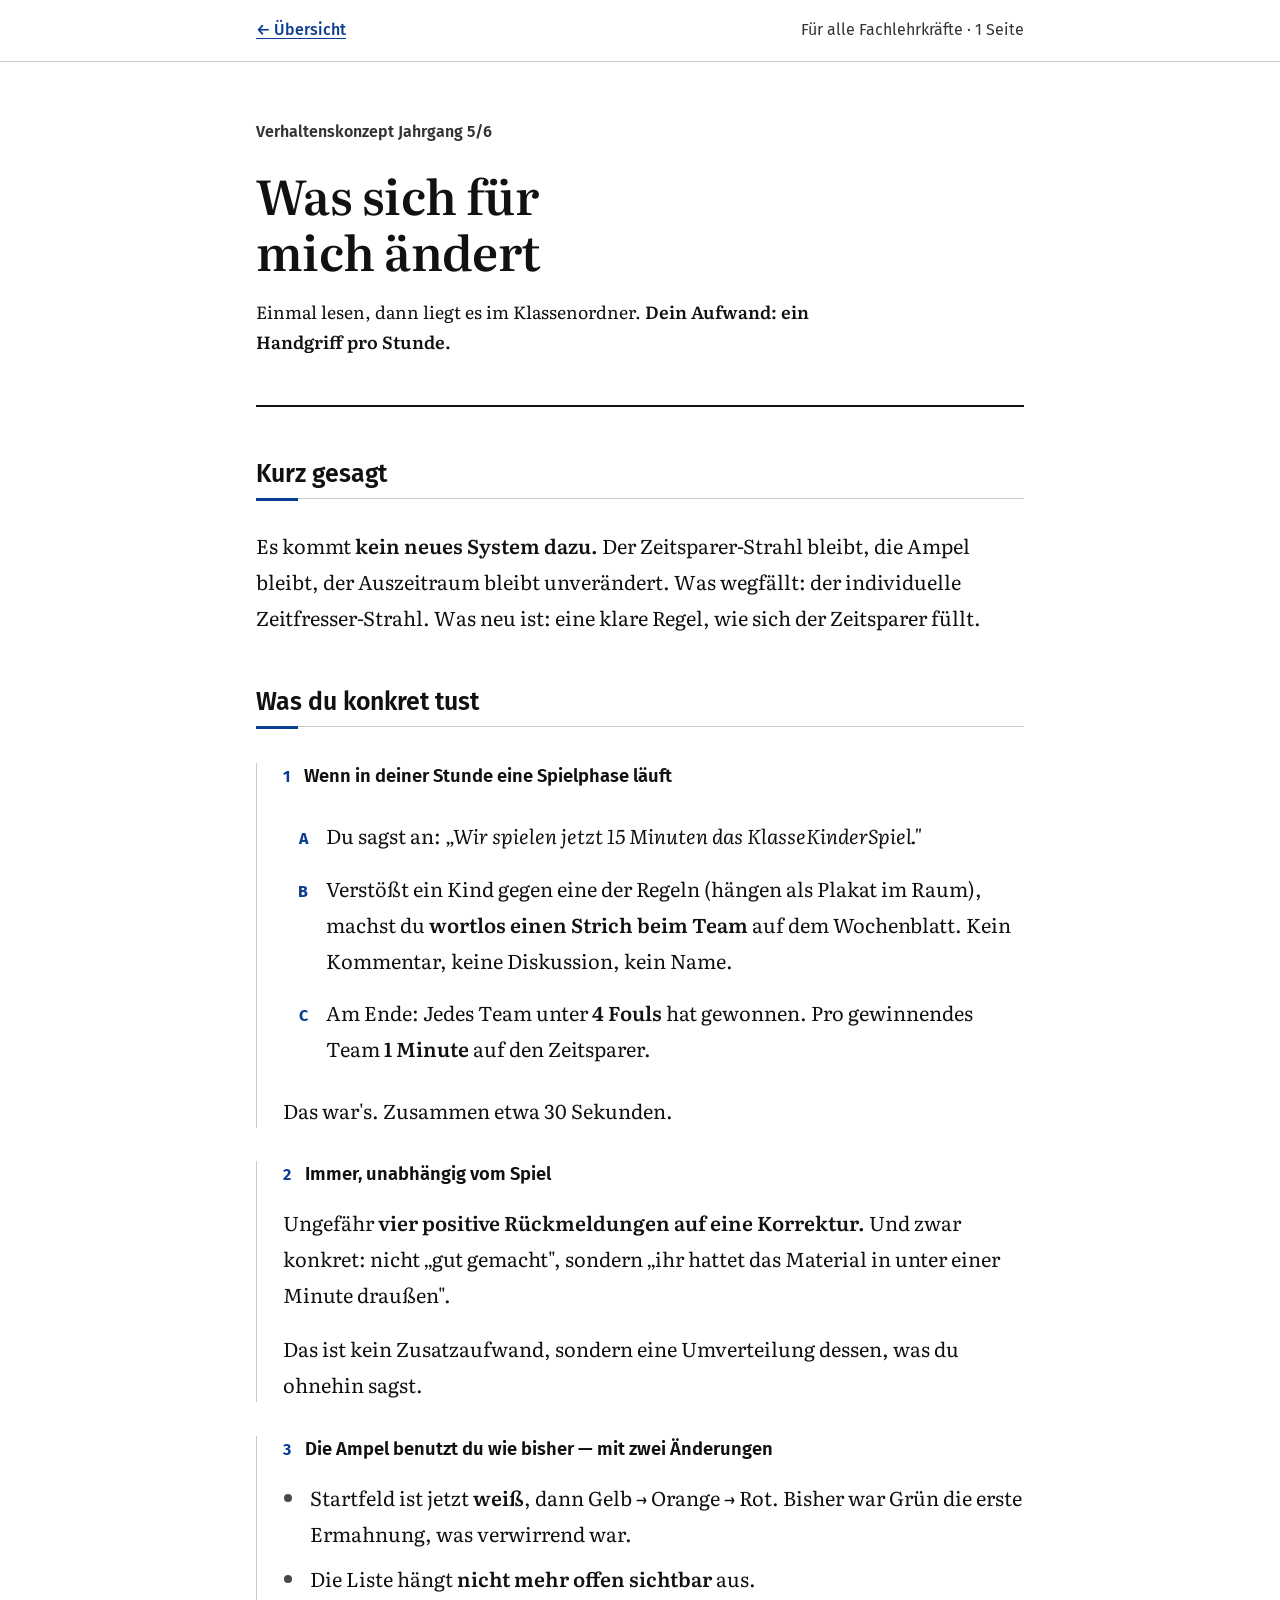
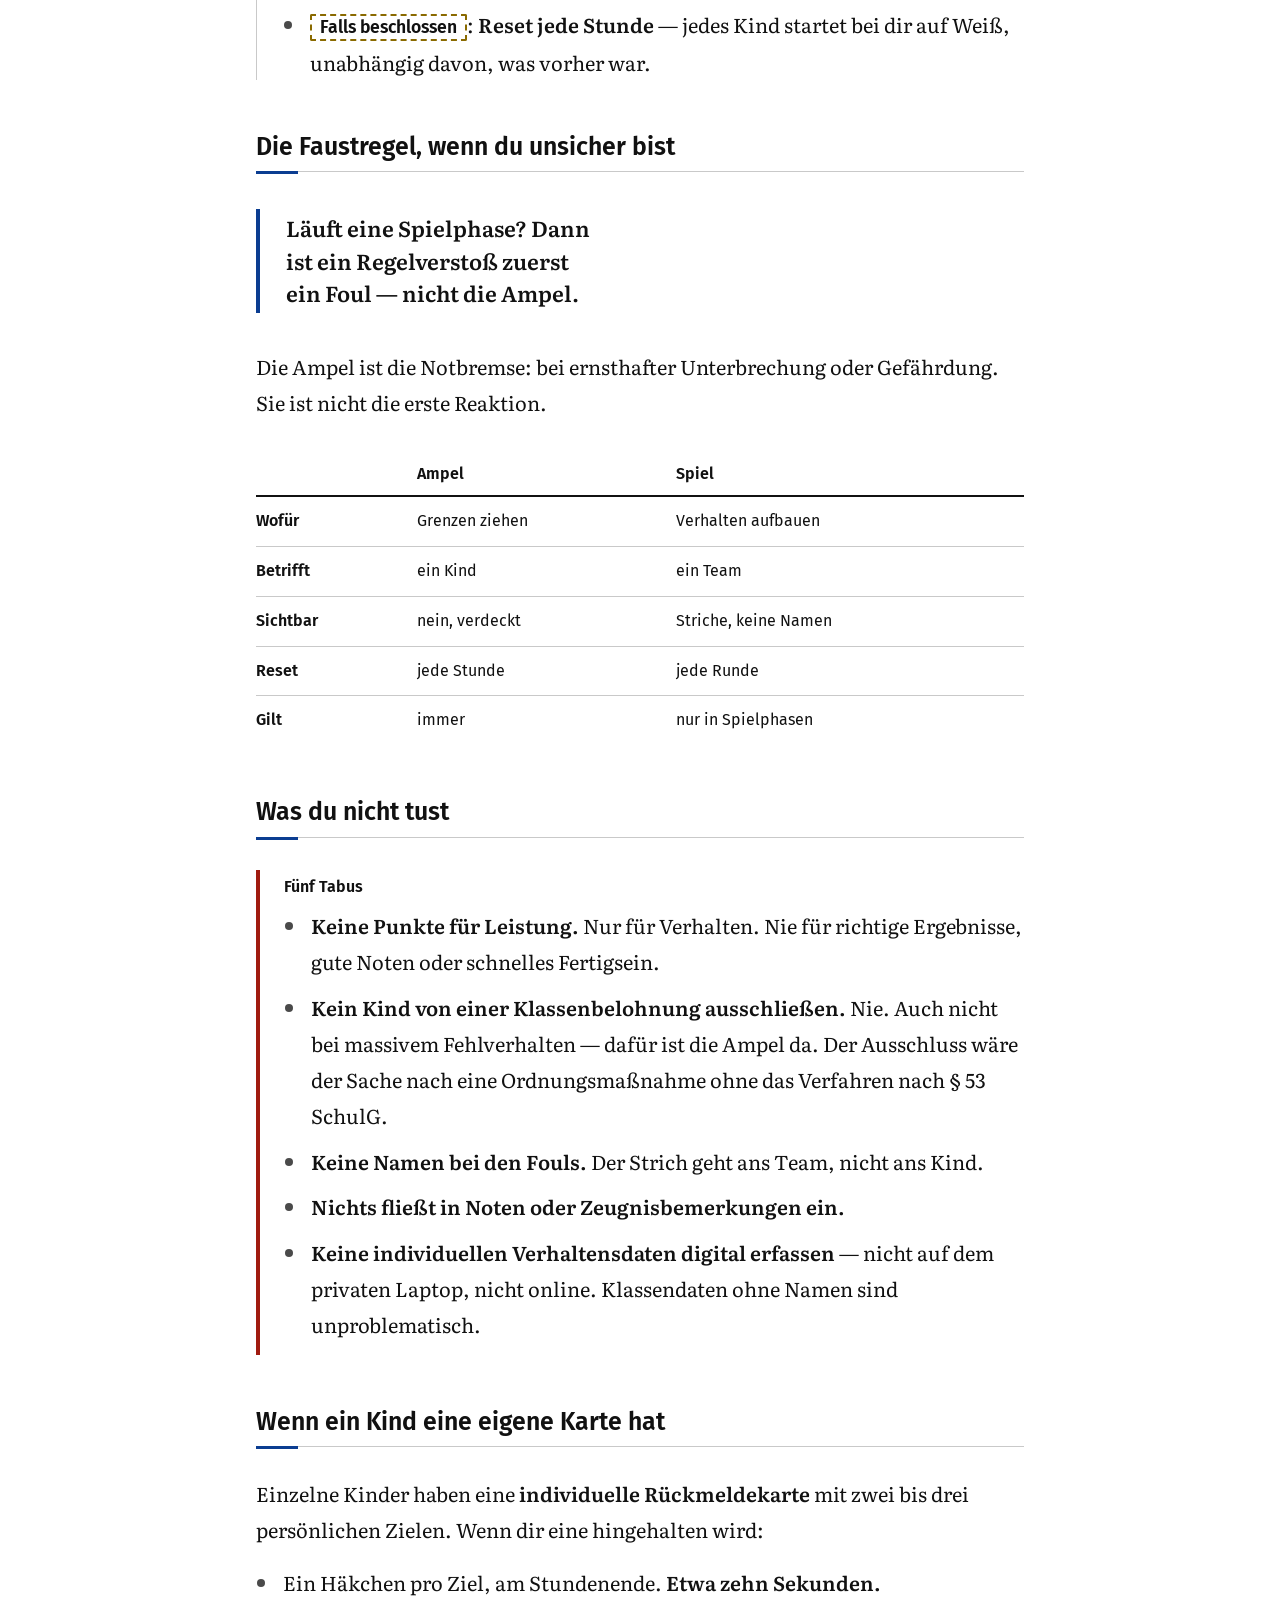
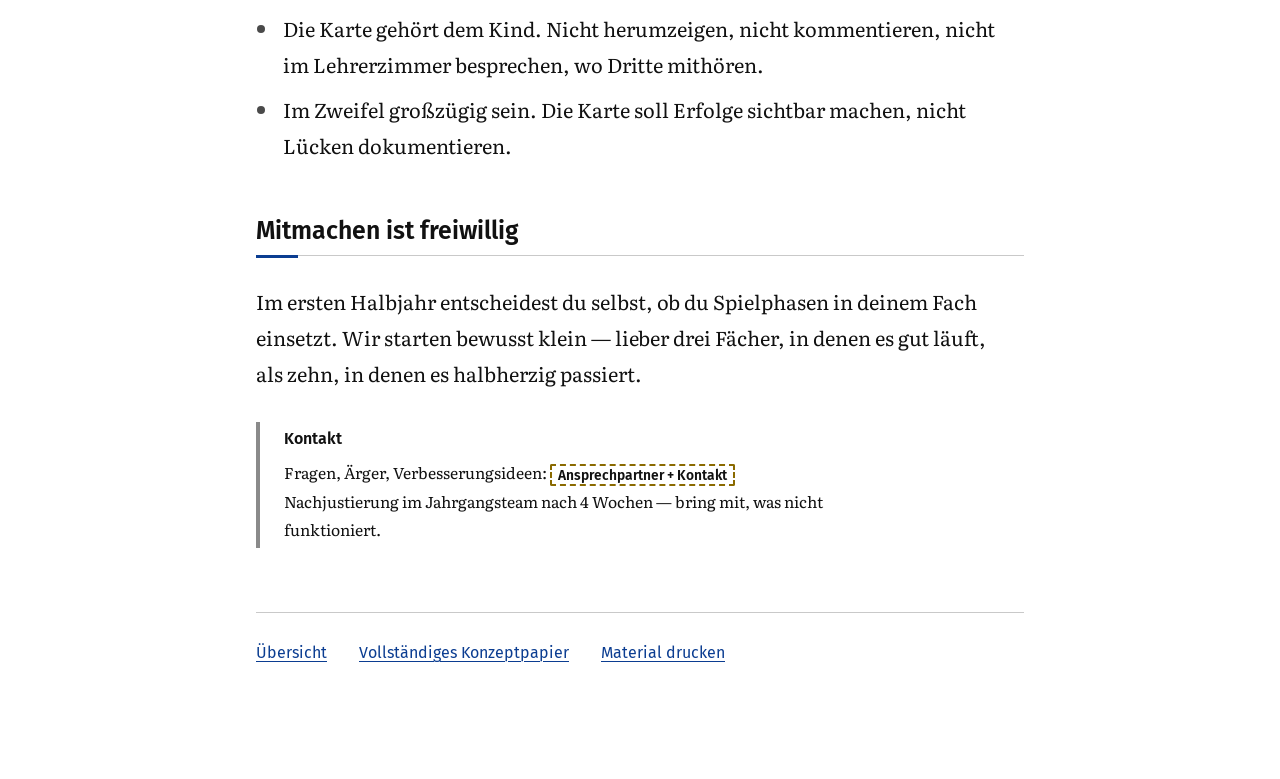
<file: kurzfassung.html>
<!doctype html>
<html lang="de">
<head>
<meta charset="utf-8">
<meta name="viewport" content="width=device-width,initial-scale=1">
<meta name="robots" content="noindex,nofollow">
<title>Kurzfassung fürs Kollegium — Verhaltenskonzept 5/6</title>
<link rel="preconnect" href="https://fonts.googleapis.com">
<link rel="preconnect" href="https://fonts.gstatic.com" crossorigin>
<link rel="stylesheet" href="https://fonts.googleapis.com/css2?family=Literata:opsz,wght@7..72,400;7..72,600&family=Fira+Sans:wght@400;500;600;700&display=swap">
<link rel="stylesheet" href="assets/site.css">
</head>
<body>

<div class="topbar"><div class="inner">
  <a class="heim" href="index.html">&larr; Übersicht</a>
  <span class="wo">Für alle Fachlehrkräfte · 1 Seite</span>
</div></div>

<div class="wrap">

  <header class="hero">
    <div class="eyebrow">Verhaltenskonzept Jahrgang 5/6</div>
    <h1>Was sich für mich ändert</h1>
    <p class="dek">Einmal lesen, dann liegt es im Klassenordner. <b>Dein Aufwand: ein Handgriff pro Stunde.</b></p>
  </header>

  <h2>Kurz gesagt</h2>
  <div class="strahl"></div>
  <p>Es kommt <b>kein neues System dazu.</b> Der Zeitsparer-Strahl bleibt, die Ampel bleibt, der Auszeitraum bleibt unverändert. Was wegfällt: der individuelle Zeitfresser-Strahl. Was neu ist: eine klare Regel, wie sich der Zeitsparer füllt.</p>

  <h2>Was du konkret tust</h2>
  <div class="strahl"></div>

  <div class="block">
    <div class="kopf"><span class="marke-txt">1</span><h3>Wenn in deiner Stunde eine Spielphase läuft</h3></div>
    <div class="schritte">
      <div class="schritt"><div class="marke">A</div><div class="txt"><p>Du sagst an: <i>„Wir spielen jetzt 15 Minuten das KlasseKinderSpiel."</i></p></div></div>
      <div class="schritt"><div class="marke">B</div><div class="txt"><p>Verstößt ein Kind gegen eine der Regeln (hängen als Plakat im Raum), machst du <b>wortlos einen Strich beim Team</b> auf dem Wochenblatt. Kein Kommentar, keine Diskussion, kein Name.</p></div></div>
      <div class="schritt"><div class="marke">C</div><div class="txt"><p>Am Ende: Jedes Team unter <b>4 Fouls</b> hat gewonnen. Pro gewinnendes Team <b>1 Minute</b> auf den Zeitsparer.</p></div></div>
    </div>
    <p>Das war's. Zusammen etwa 30 Sekunden.</p>
  </div>

  <div class="block">
    <div class="kopf"><span class="marke-txt">2</span><h3>Immer, unabhängig vom Spiel</h3></div>
    <p>Ungefähr <b>vier positive Rückmeldungen auf eine Korrektur.</b> Und zwar konkret: nicht „gut gemacht", sondern „ihr hattet das Material in unter einer Minute draußen".</p>
    <p>Das ist kein Zusatzaufwand, sondern eine Umverteilung dessen, was du ohnehin sagst.</p>
  </div>

  <div class="block">
    <div class="kopf"><span class="marke-txt">3</span><h3>Die Ampel benutzt du wie bisher — mit zwei Änderungen</h3></div>
    <ul>
      <li>Startfeld ist jetzt <b>weiß</b>, dann Gelb → Orange → Rot. Bisher war Grün die erste Ermahnung, was verwirrend war.</li>
      <li>Die Liste hängt <b>nicht mehr offen sichtbar</b> aus.</li>
      <li><span class="platzhalter">Falls beschlossen</span>: <b>Reset jede Stunde</b> — jedes Kind startet bei dir auf Weiß, unabhängig davon, was vorher war.</li>
    </ul>
  </div>

  <h2>Die Faustregel, wenn du unsicher bist</h2>
  <div class="strahl"></div>

  <div class="these">Läuft eine Spielphase? Dann ist ein Regelverstoß zuerst ein Foul — nicht die Ampel.</div>
  <p>Die Ampel ist die Notbremse: bei ernsthafter Unterbrechung oder Gefährdung. Sie ist nicht die erste Reaktion.</p>

  <div class="tabwrap">
    <table>
      <thead><tr><th></th><th>Ampel</th><th>Spiel</th></tr></thead>
      <tbody>
        <tr><th>Wofür</th><td>Grenzen ziehen</td><td>Verhalten aufbauen</td></tr>
        <tr><th>Betrifft</th><td>ein Kind</td><td>ein Team</td></tr>
        <tr><th>Sichtbar</th><td>nein, verdeckt</td><td>Striche, keine Namen</td></tr>
        <tr><th>Reset</th><td>jede Stunde</td><td>jede Runde</td></tr>
        <tr><th>Gilt</th><td>immer</td><td>nur in Spielphasen</td></tr>
      </tbody>
    </table>
  </div>

  <h2>Was du nicht tust</h2>
  <div class="strahl"></div>

  <div class="hinweis stop">
    <div class="titel">Fünf Tabus</div>
    <ul>
      <li><b>Keine Punkte für Leistung.</b> Nur für Verhalten. Nie für richtige Ergebnisse, gute Noten oder schnelles Fertigsein.</li>
      <li><b>Kein Kind von einer Klassenbelohnung ausschließen.</b> Nie. Auch nicht bei massivem Fehlverhalten — dafür ist die Ampel da. Der Ausschluss wäre der Sache nach eine Ordnungsmaßnahme ohne das Verfahren nach § 53 SchulG.</li>
      <li><b>Keine Namen bei den Fouls.</b> Der Strich geht ans Team, nicht ans Kind.</li>
      <li><b>Nichts fließt in Noten oder Zeugnisbemerkungen ein.</b></li>
      <li><b>Keine individuellen Verhaltensdaten digital erfassen</b> — nicht auf dem privaten Laptop, nicht online. Klassendaten ohne Namen sind unproblematisch.</li>
    </ul>
  </div>

  <h2>Wenn ein Kind eine eigene Karte hat</h2>
  <div class="strahl"></div>

  <p>Einzelne Kinder haben eine <b>individuelle Rückmeldekarte</b> mit zwei bis drei persönlichen Zielen. Wenn dir eine hingehalten wird:</p>
  <ul>
    <li>Ein Häkchen pro Ziel, am Stundenende. <b>Etwa zehn Sekunden.</b></li>
    <li>Die Karte gehört dem Kind. Nicht herumzeigen, nicht kommentieren, nicht im Lehrerzimmer besprechen, wo Dritte mithören.</li>
    <li>Im Zweifel großzügig sein. Die Karte soll Erfolge sichtbar machen, nicht Lücken dokumentieren.</li>
  </ul>

  <h2>Mitmachen ist freiwillig</h2>
  <div class="strahl"></div>

  <p>Im ersten Halbjahr entscheidest du selbst, ob du Spielphasen in deinem Fach einsetzt. Wir starten bewusst klein — lieber drei Fächer, in denen es gut läuft, als zehn, in denen es halbherzig passiert.</p>

  <div class="hinweis">
    <div class="titel">Kontakt</div>
    <p>Fragen, Ärger, Verbesserungsideen: <span class="platzhalter">Ansprechpartner + Kontakt</span><br>
    Nachjustierung im Jahrgangsteam nach 4 Wochen — bring mit, was nicht funktioniert.</p>
  </div>

  <footer>
    <span><a href="index.html">Übersicht</a></span>
    <span><a href="konzept.html">Vollständiges Konzeptpapier</a></span>
    <span><a href="materialpaket.html">Material drucken</a></span>
  </footer>

</div>

</body>
</html>
</file>
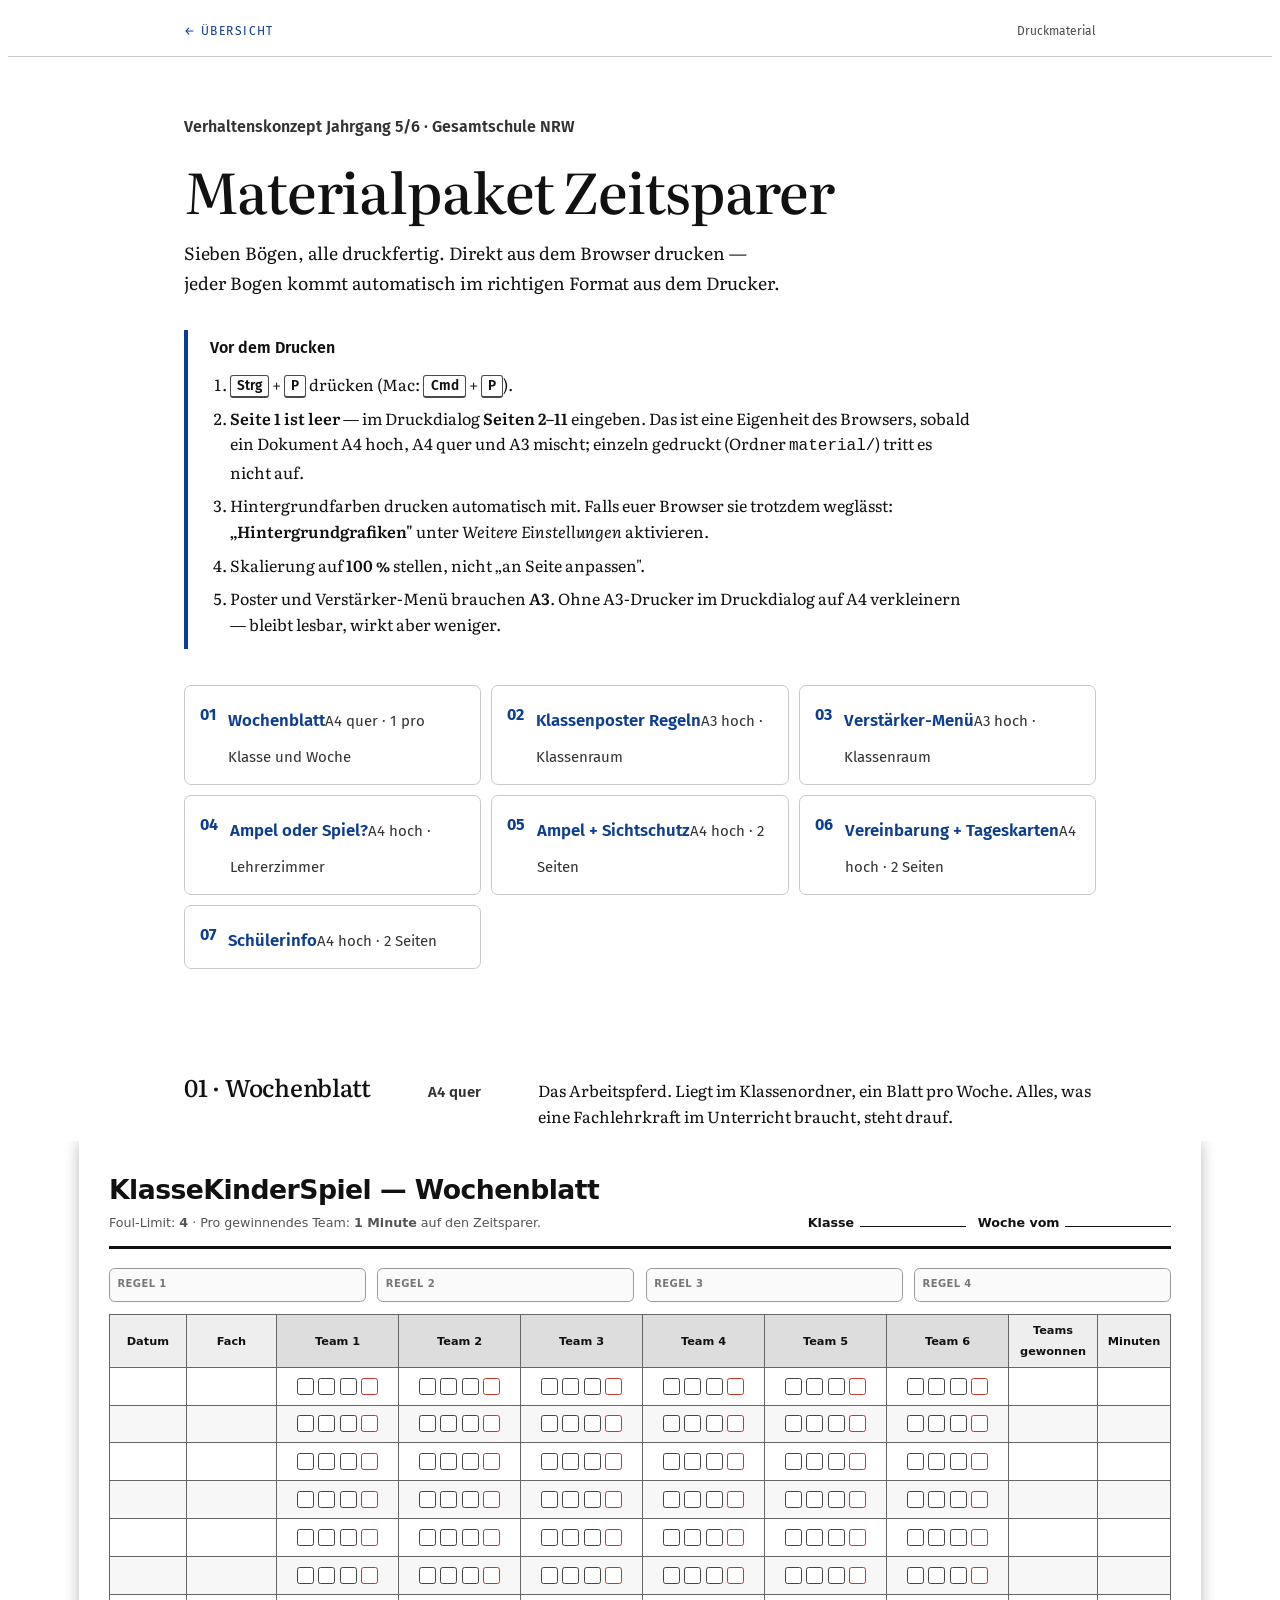
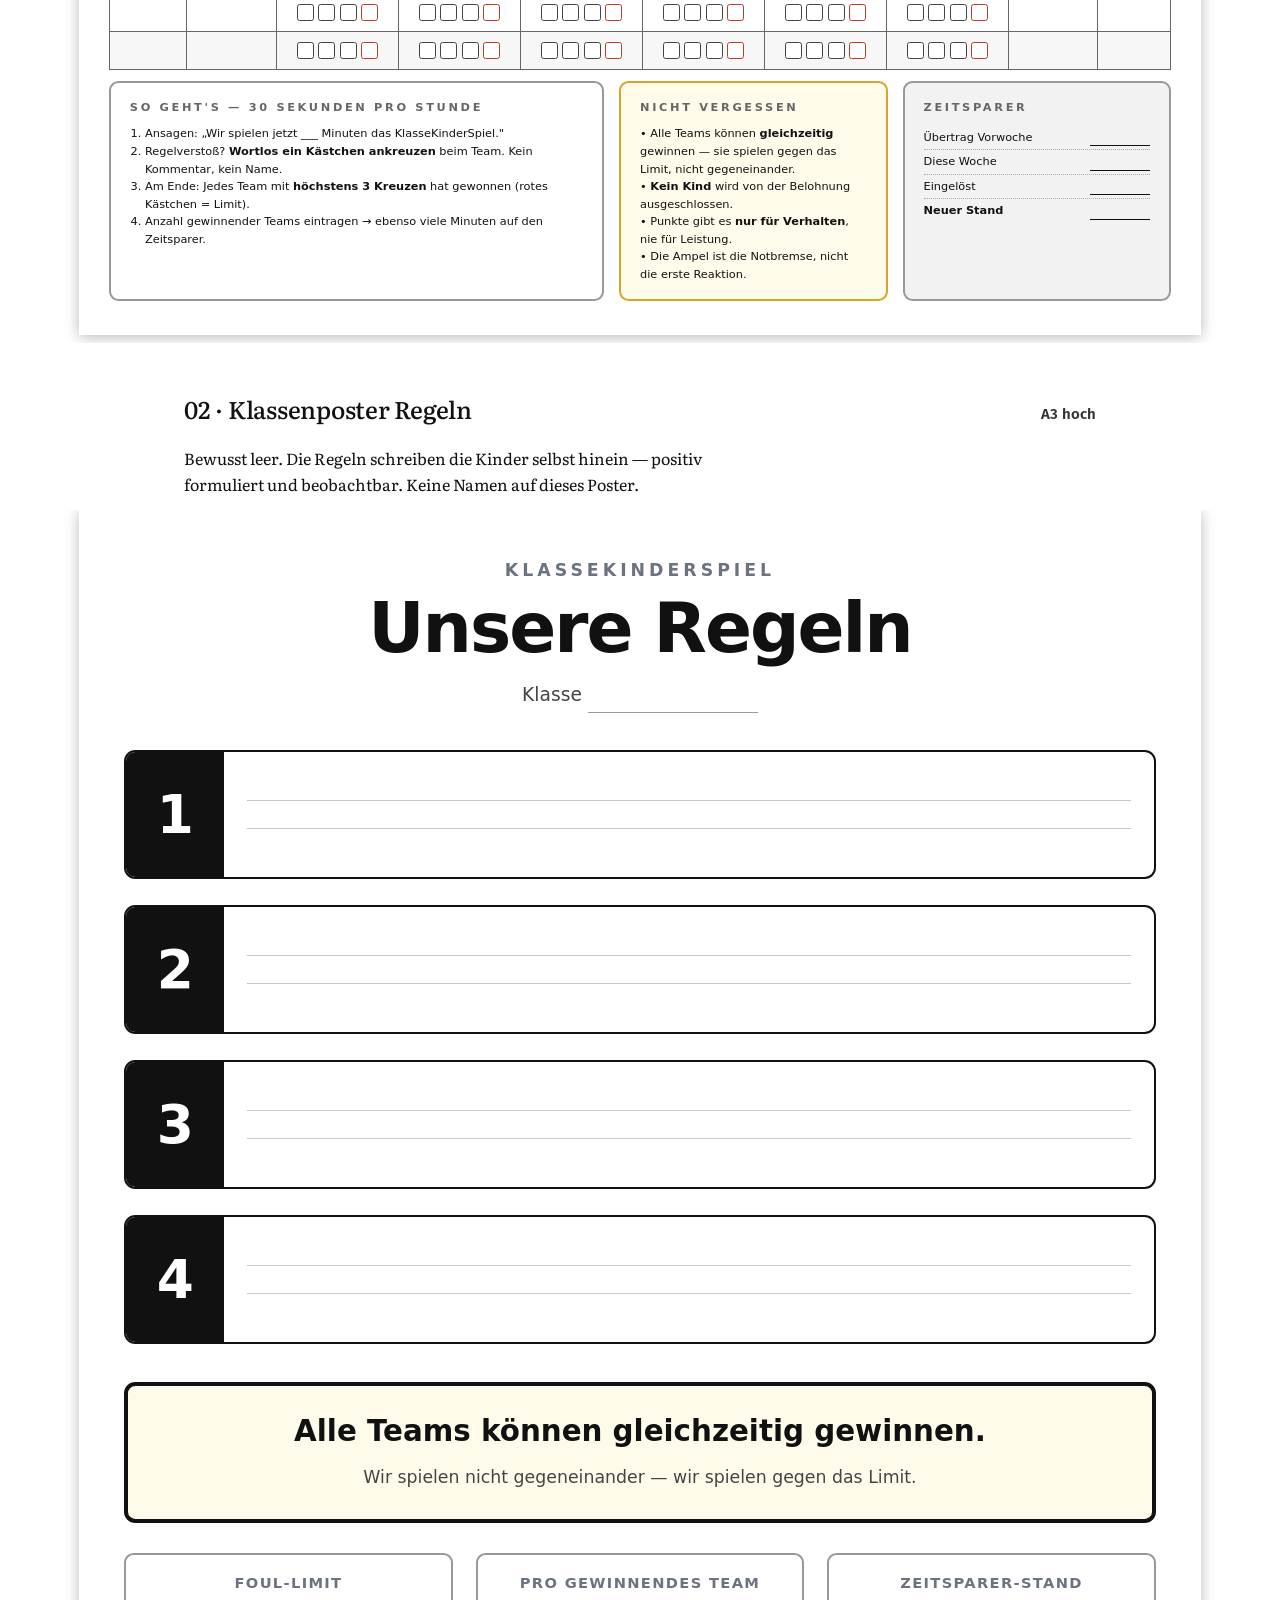
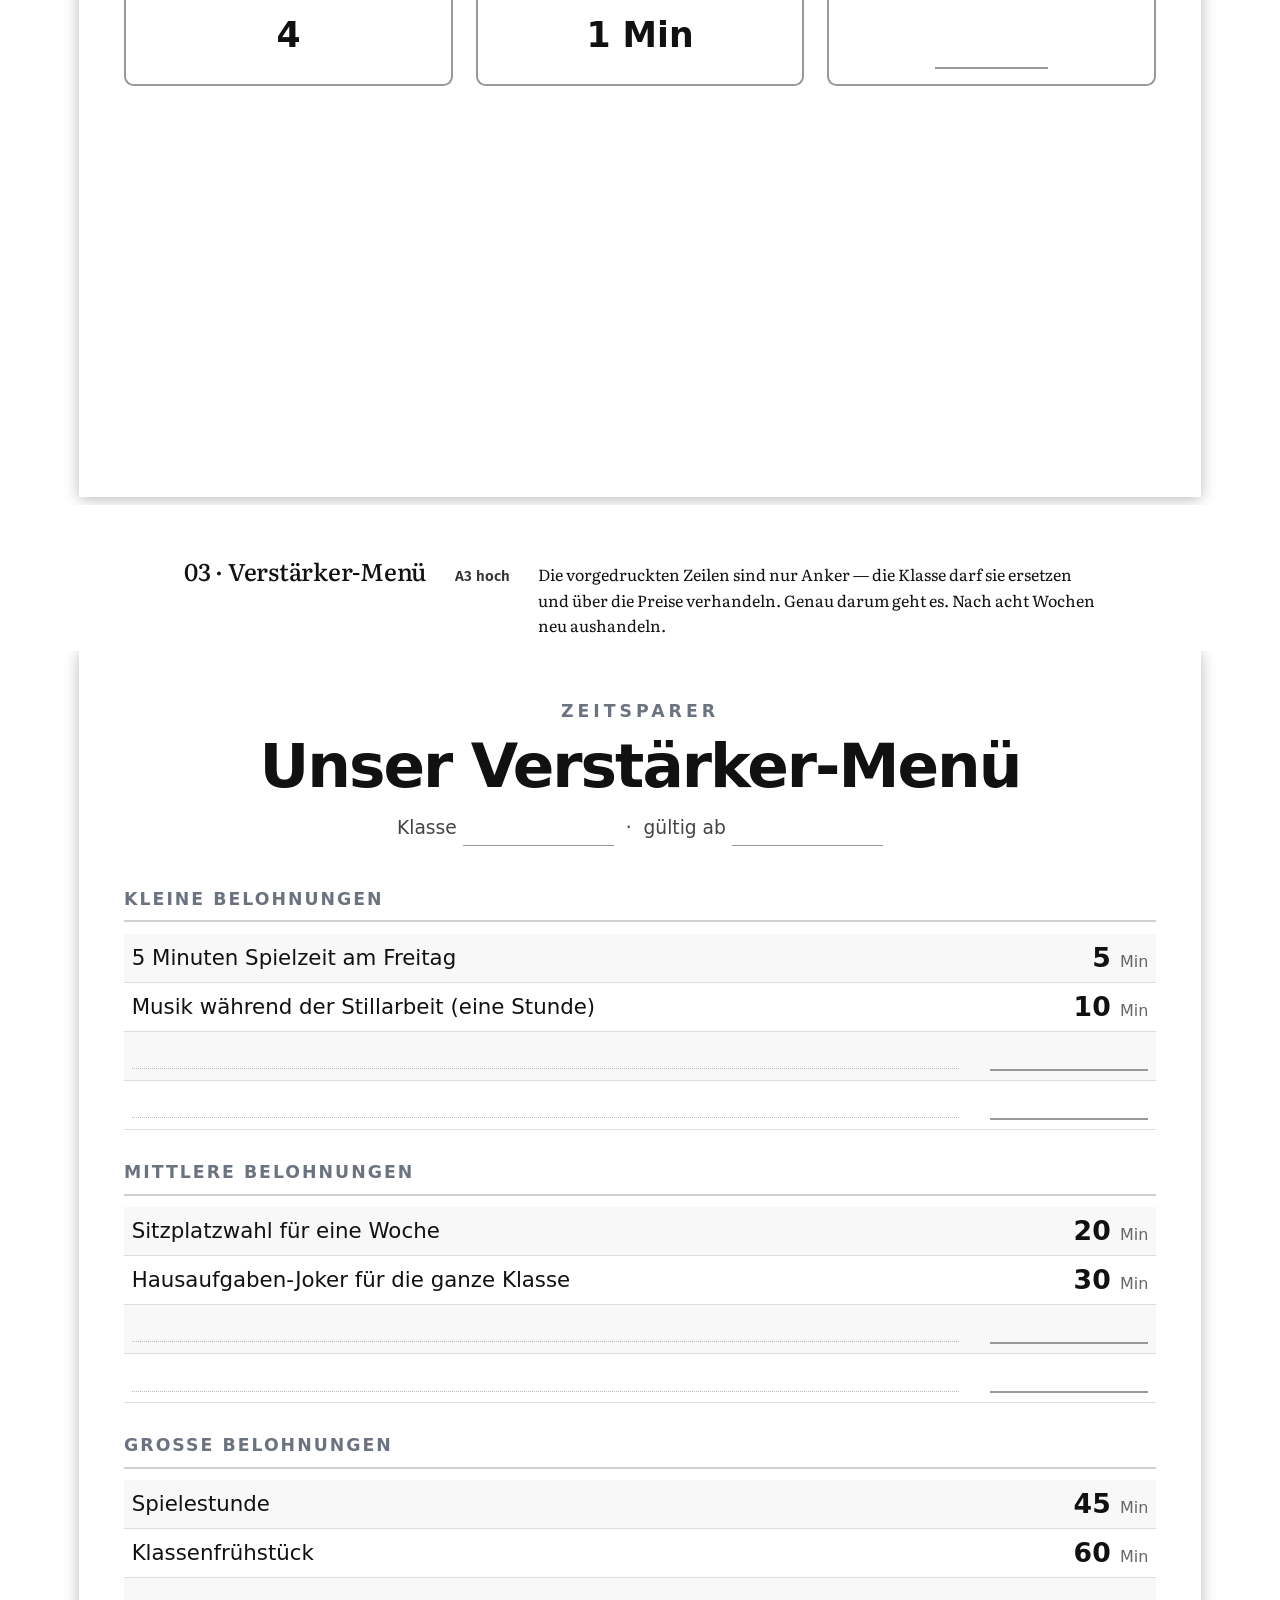
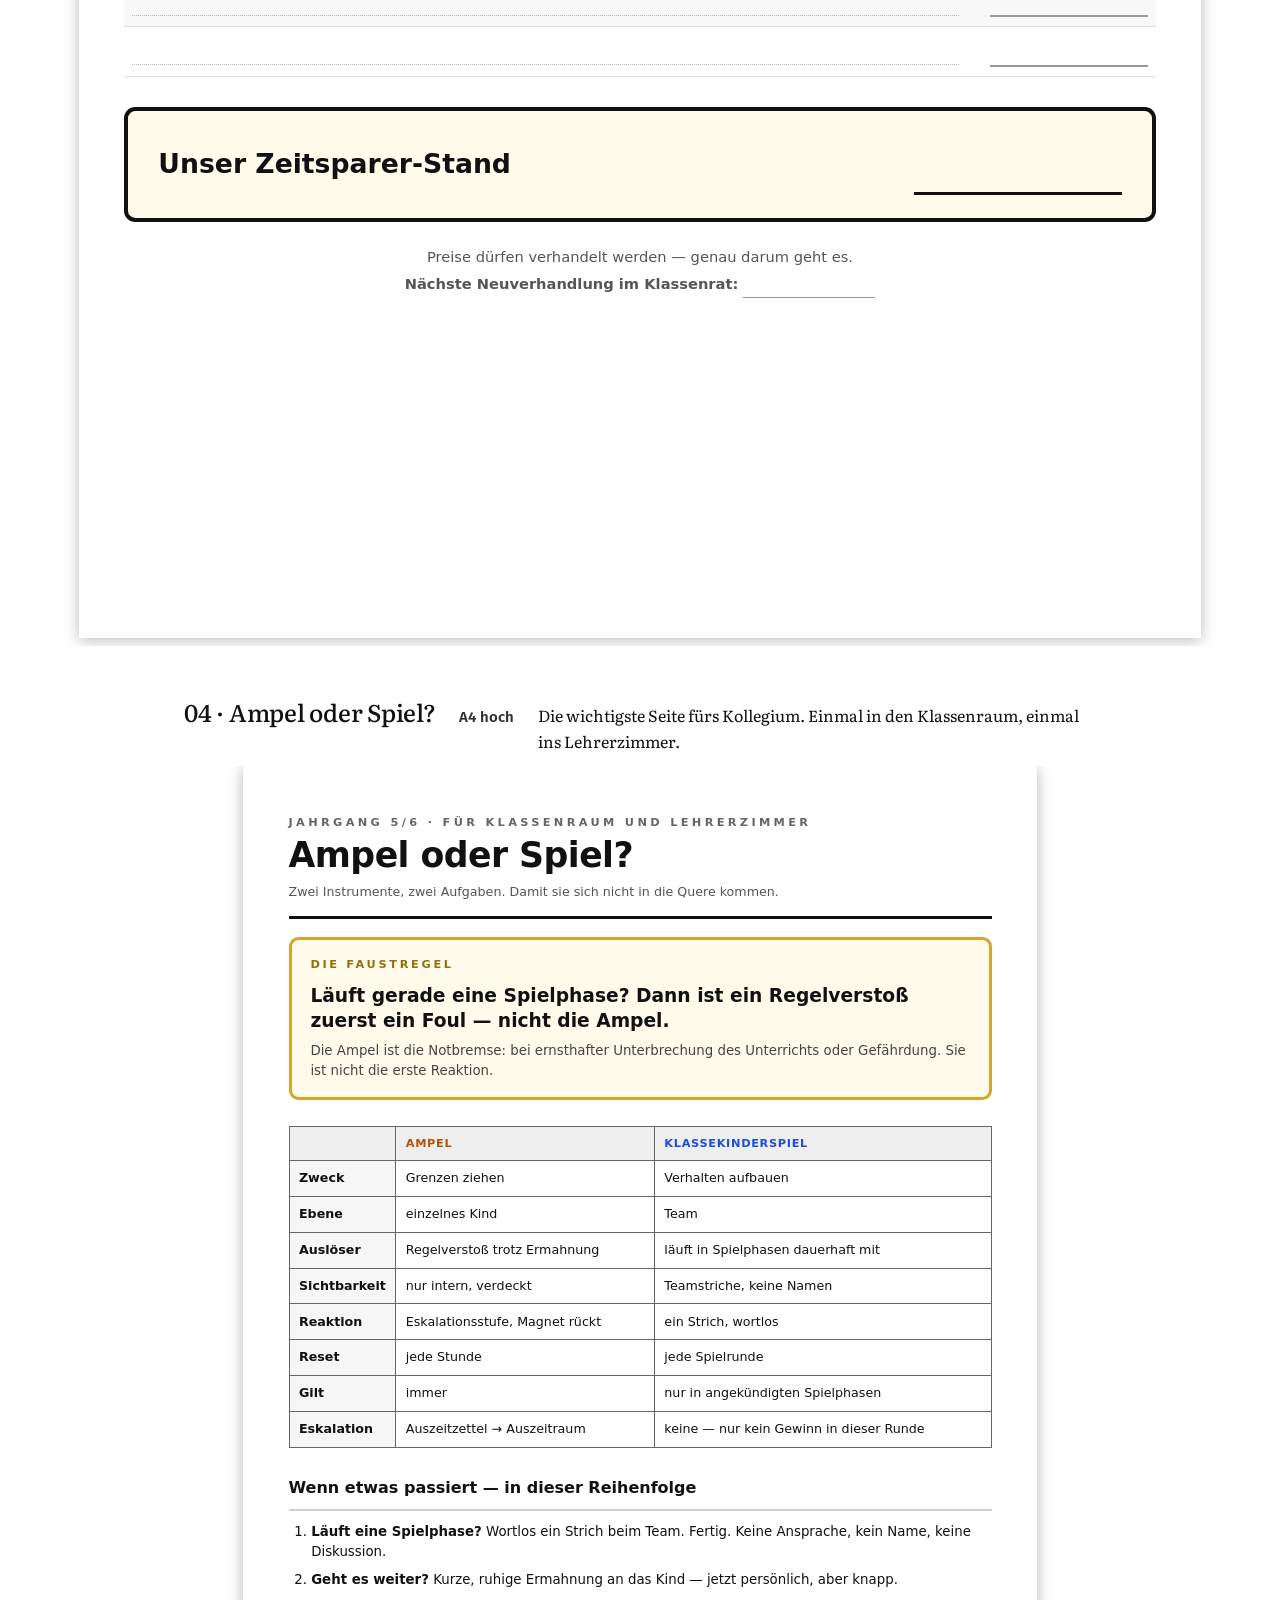
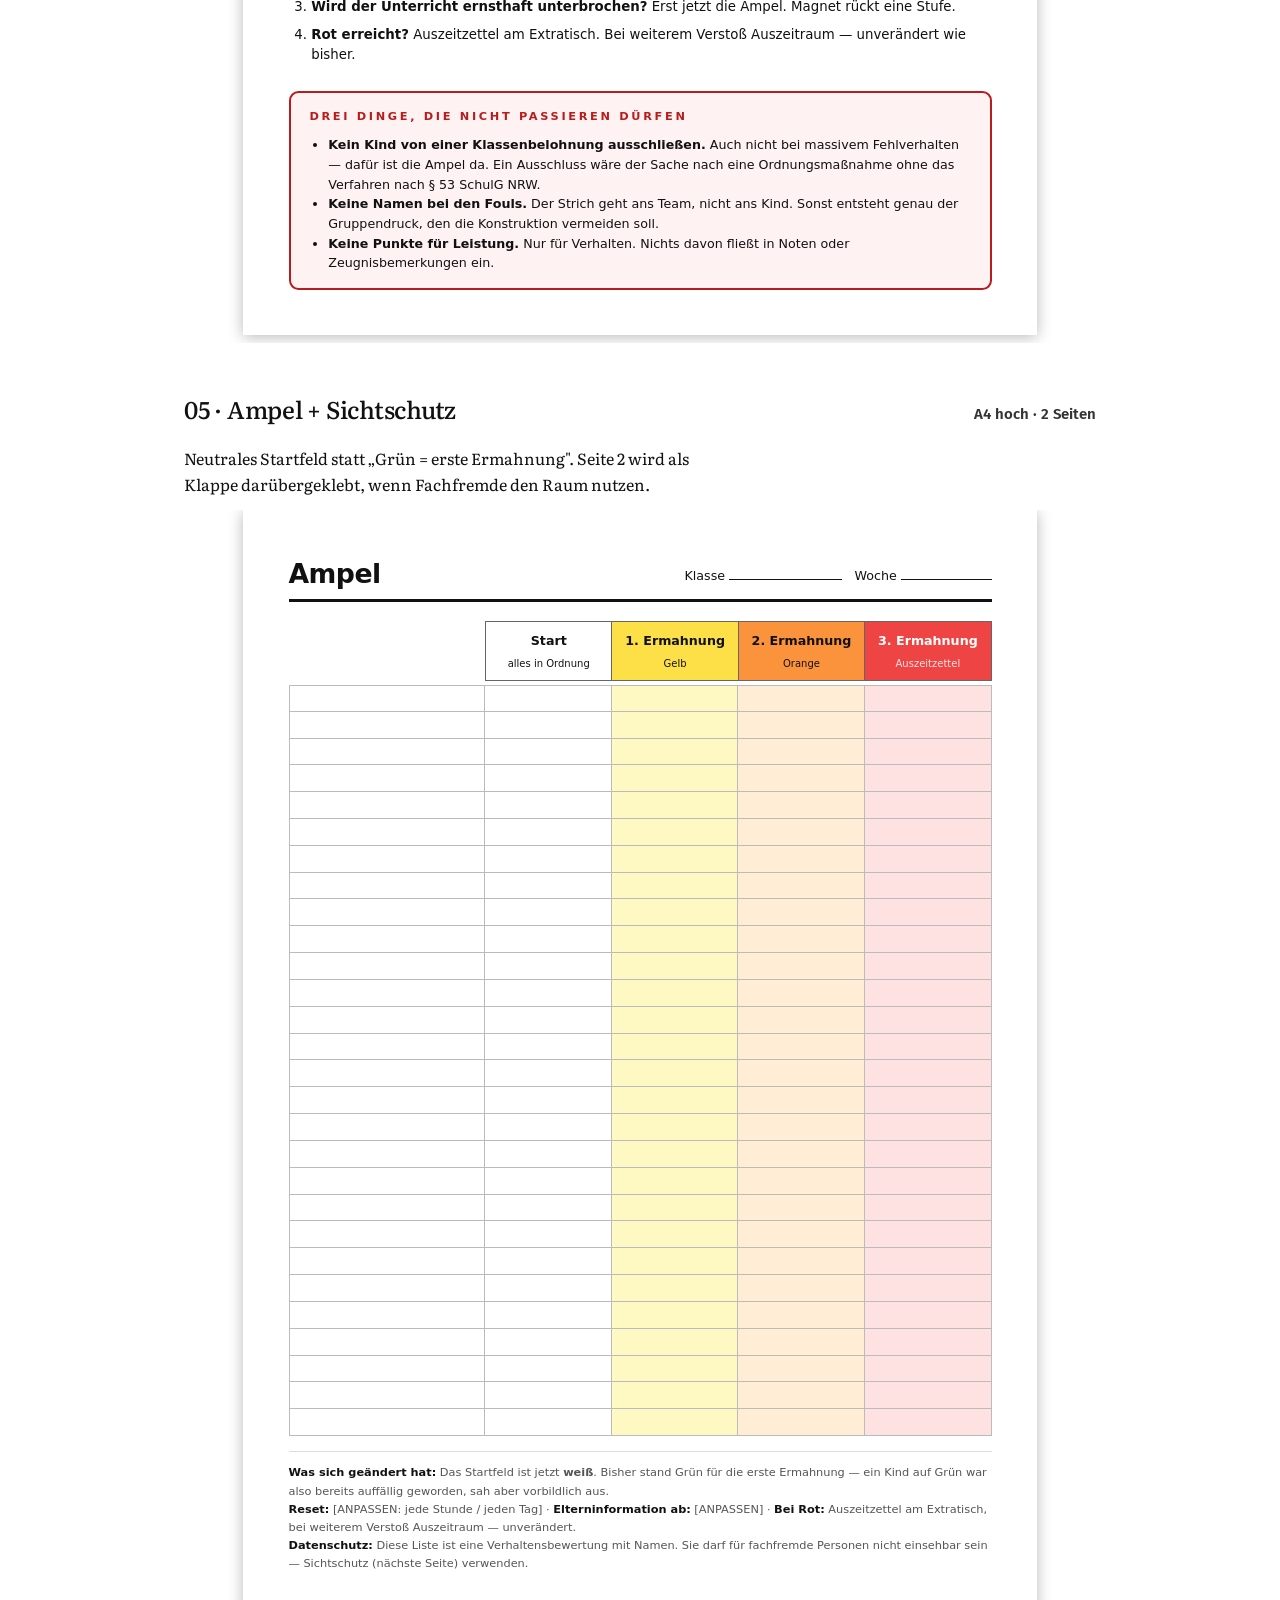
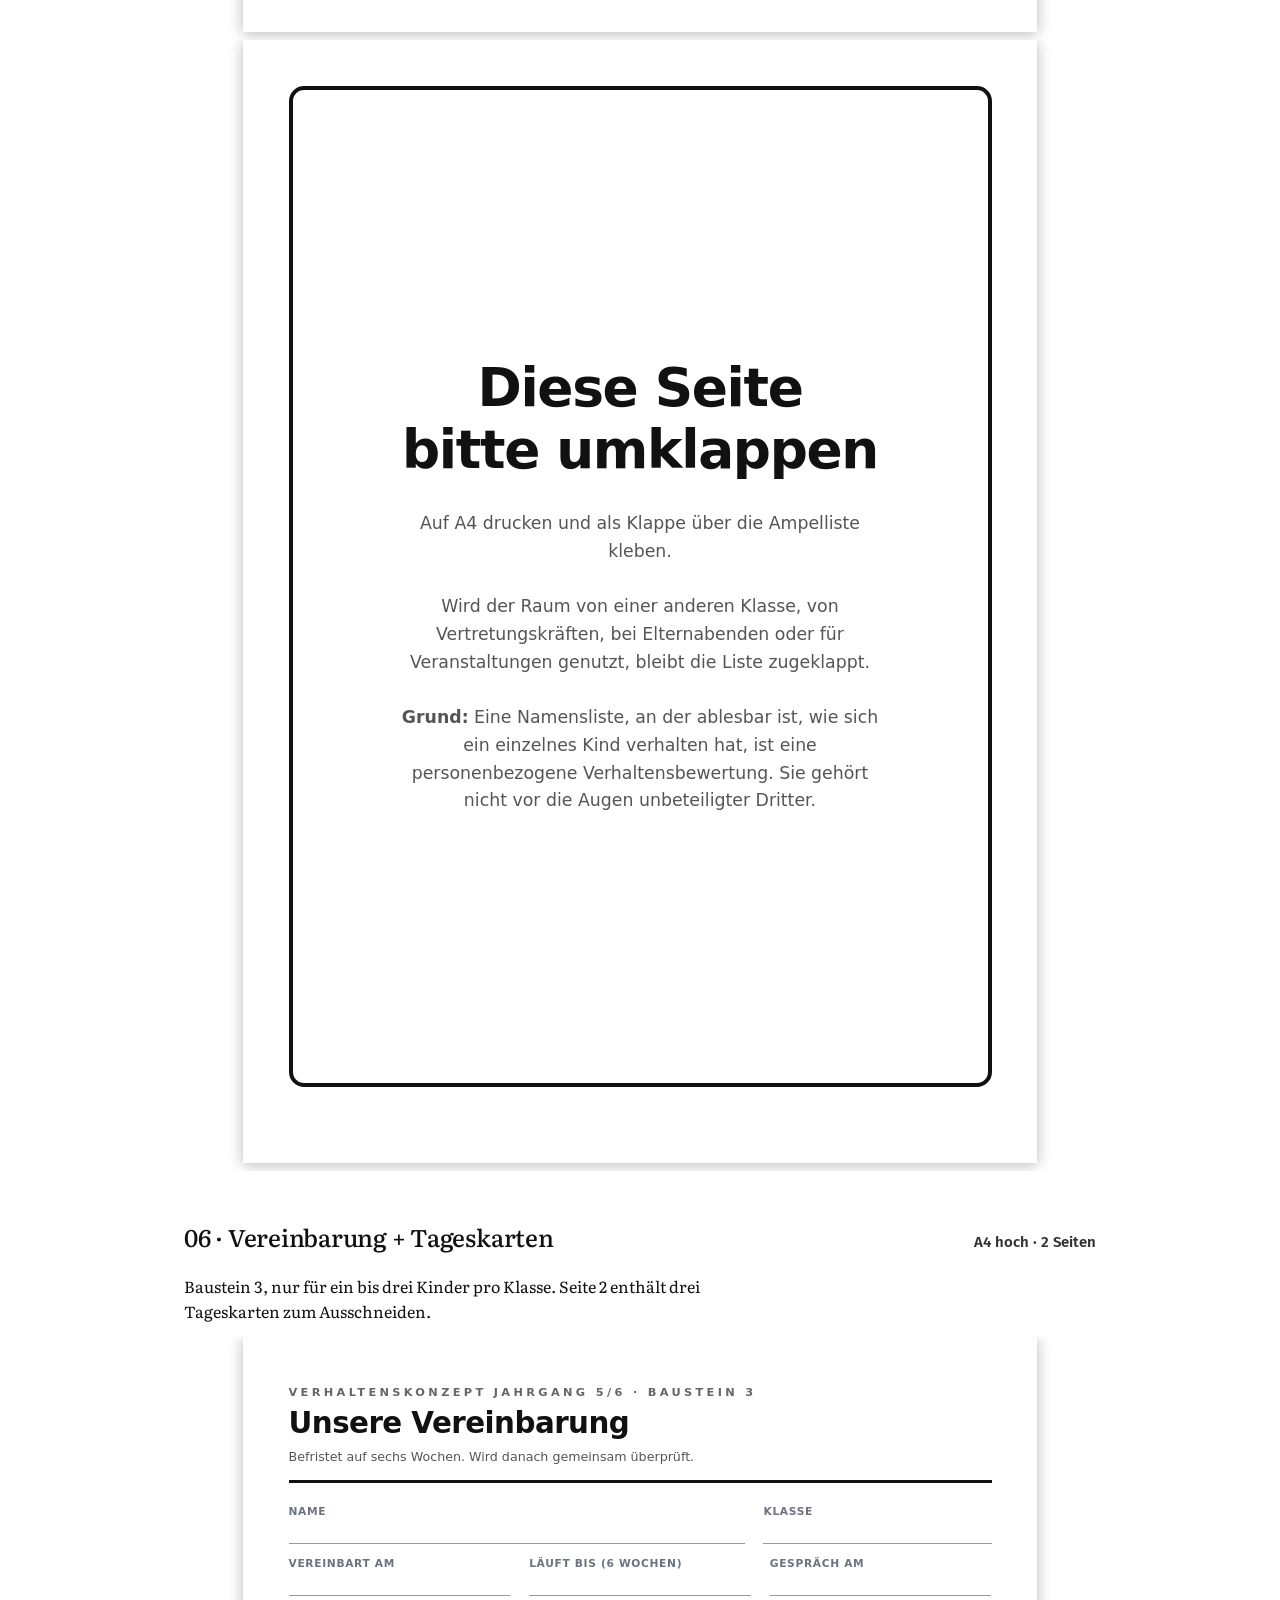
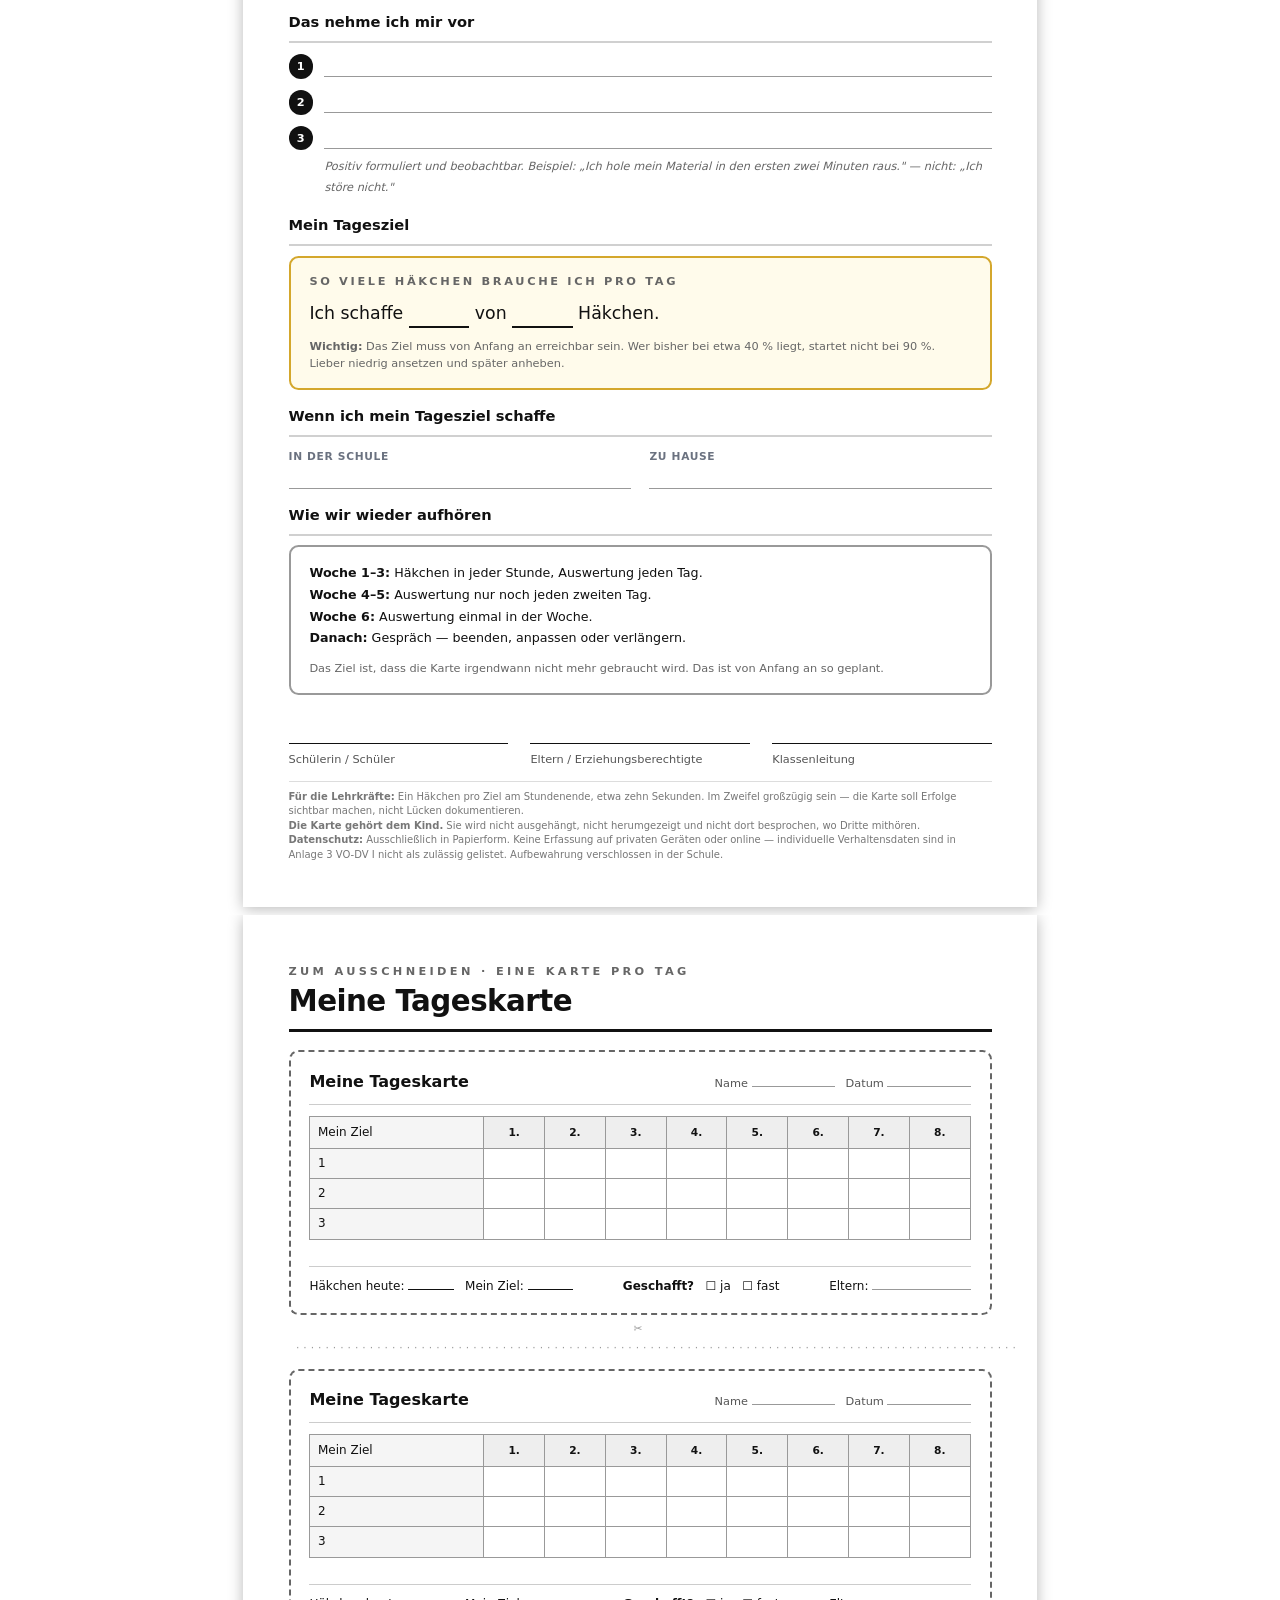
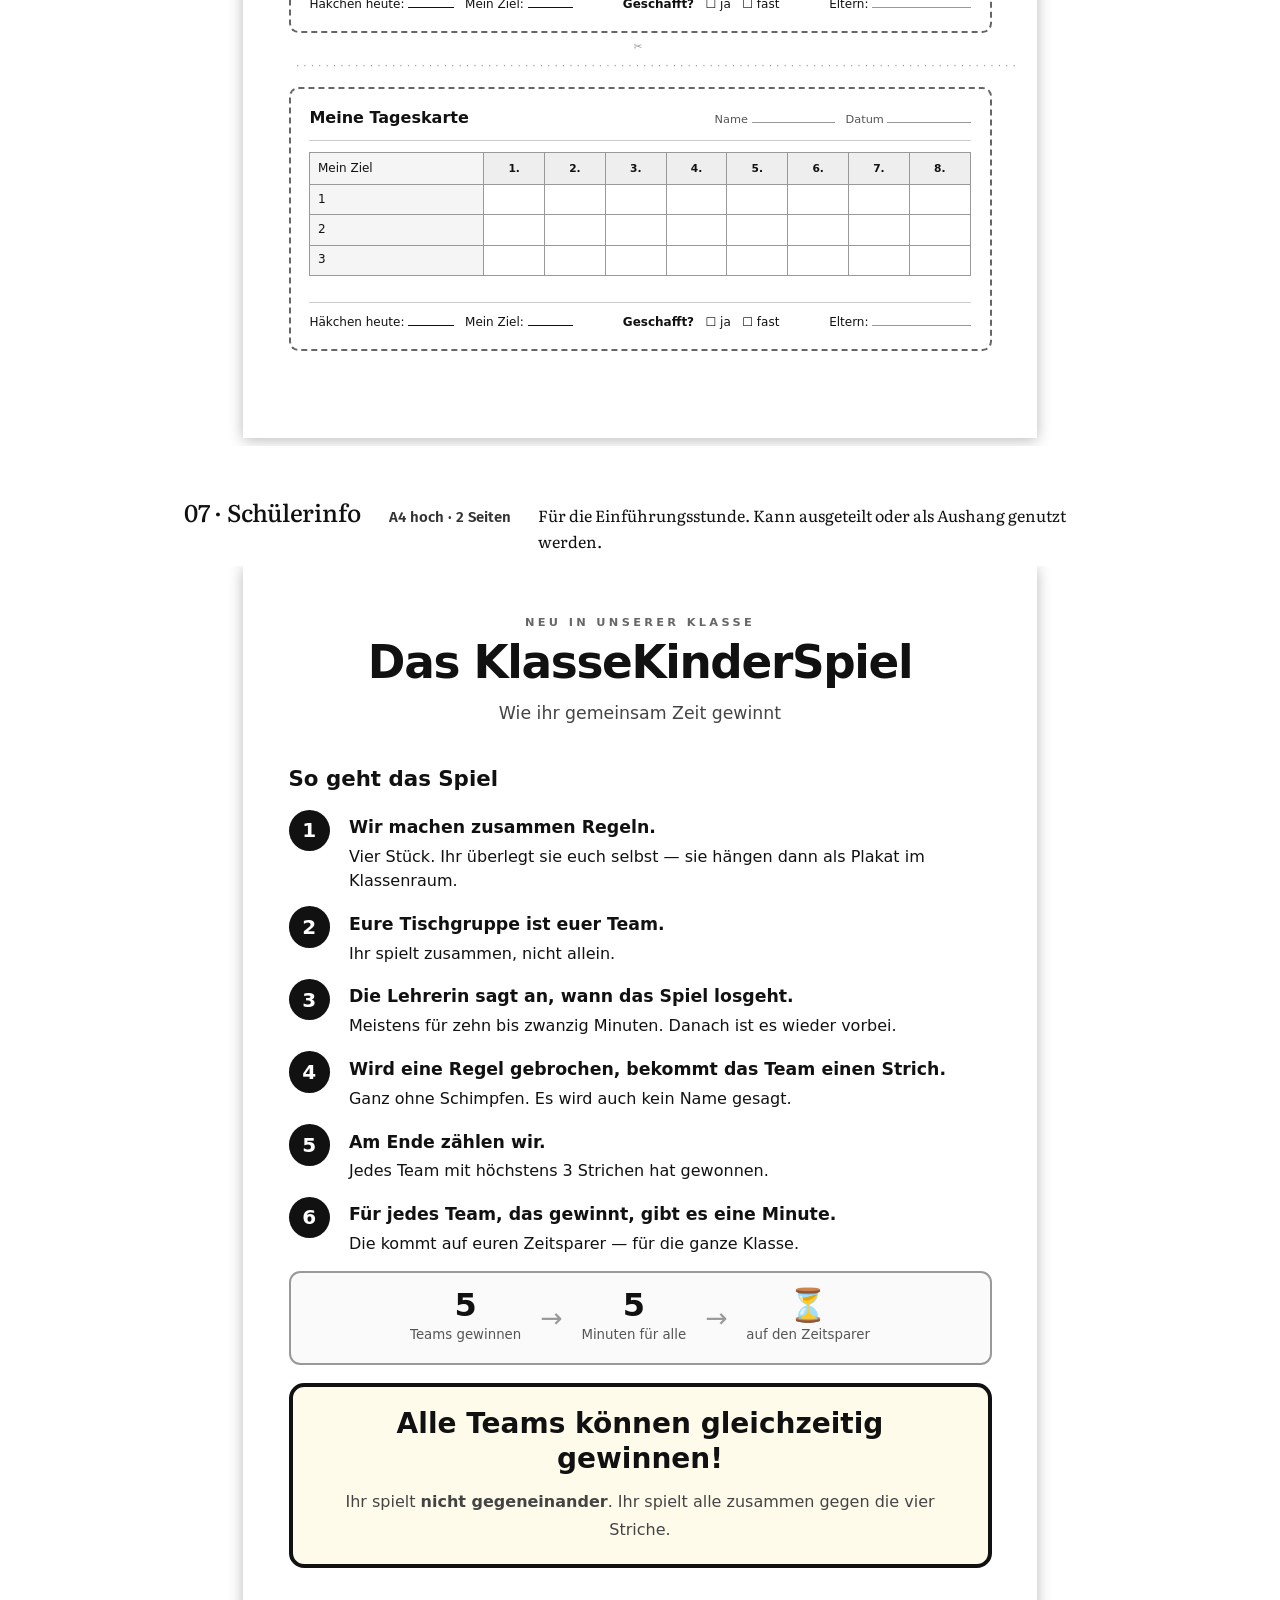
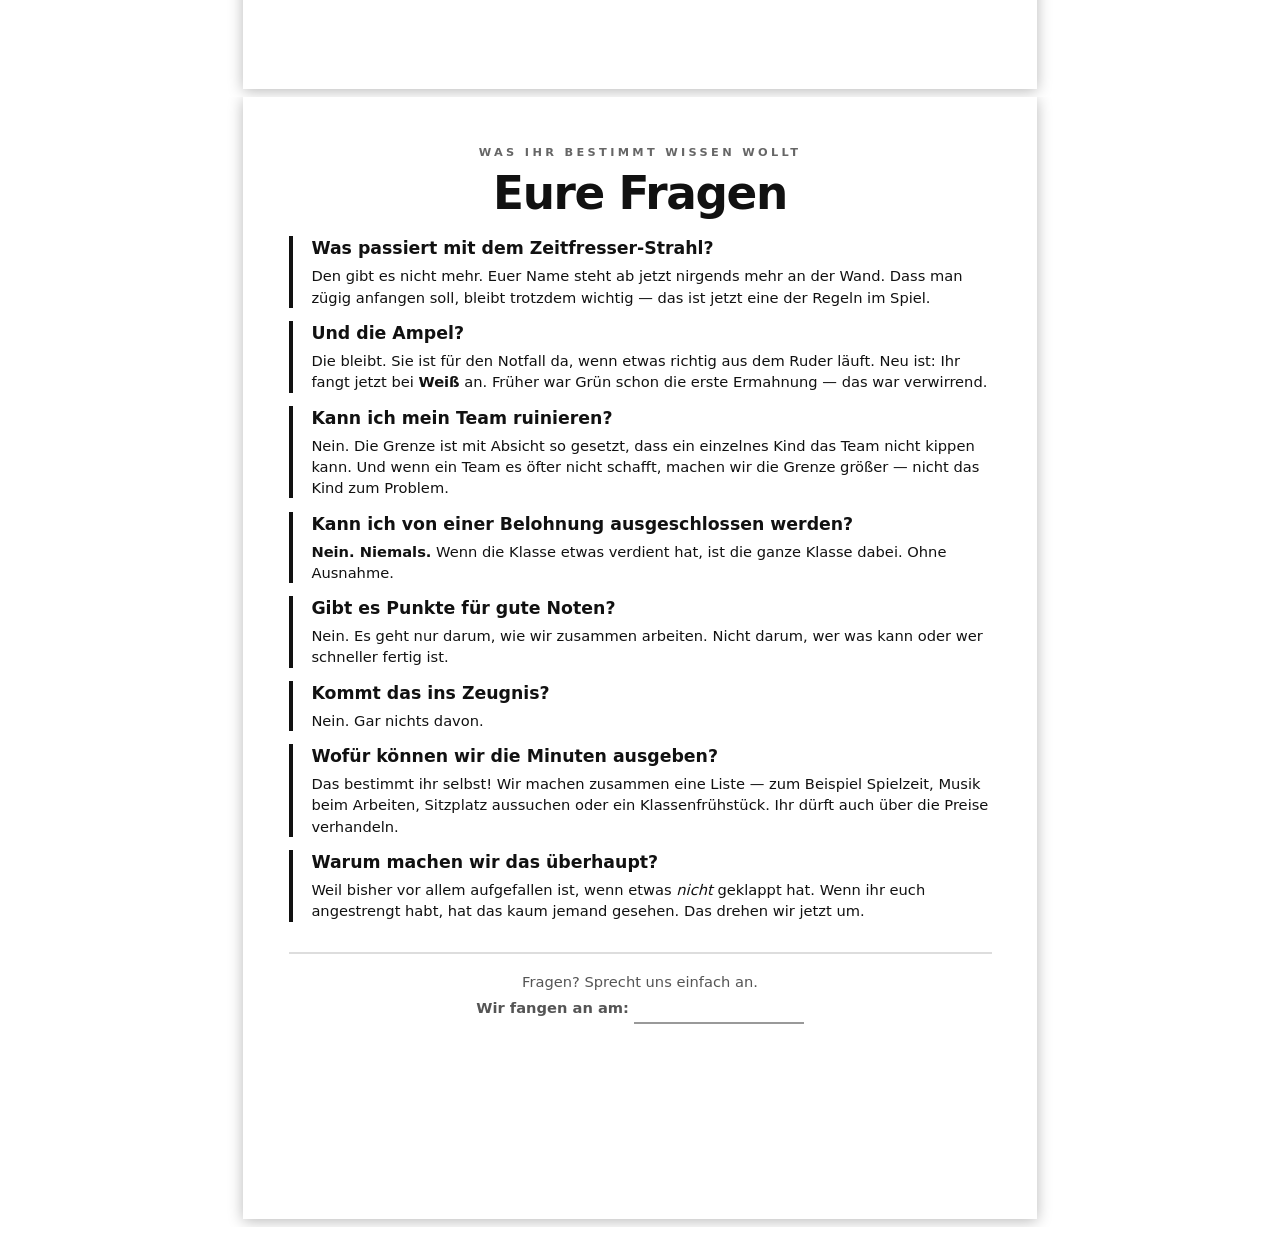
<file: materialpaket.html>
<!doctype html>
<html lang="de">
<head>
<meta charset="utf-8">
<meta name="viewport" content="width=device-width,initial-scale=1">
<meta name="robots" content="noindex,nofollow"><title>Materialpaket Zeitsparer</title>
<link rel="preconnect" href="https://fonts.googleapis.com">
<link rel="preconnect" href="https://fonts.gstatic.com" crossorigin>
<link rel="stylesheet" href="https://fonts.googleapis.com/css2?family=Literata:opsz,wght@7..72,400;7..72,600&family=Fira+Sans:wght@400;500;600;700&display=swap">

<style>
:root{
  color-scheme:light;
  /* Namen bleiben, damit die uebrige Bildschirm-CSS unveraendert greift.
     Werte auf hohen Kontrast umgestellt, kein Dark Mode. */
  --bg:#FFFFFF; --surface:#FFFFFF; --ink:#111111; --ink-2:#333333; --ink-3:#4A4A4A;
  --accent:#0B3D91; --accent-ink:#0B3D91; --accent-soft:#FFFFFF; --rule:#C9C9C9;
  --f-display:"Literata",Georgia,"Times New Roman",serif;
  --f-body:"Literata",Georgia,"Times New Roman",serif;
  --f-mono:"Fira Sans",system-ui,-apple-system,"Segoe UI",sans-serif;
}
*{box-sizing:border-box}
body{background:var(--bg);color:var(--ink);font-family:var(--f-body);font-size:20px;line-height:1.8}

/* ================= Seitenrahmen (nur Bildschirm) ================= */
.chrome{max-width:960px;margin:0 auto;padding:56px 24px 40px}
.eyebrow{font-family:var(--f-mono);font-size:16px;font-weight:600;color:var(--ink-2);margin-bottom:20px}
h1{font-family:var(--f-display);font-weight:500;font-size:clamp(34px,5.5vw,56px);line-height:1.05;letter-spacing:-.02em;margin:0 0 18px;text-wrap:balance}
.dek{font-size:1.1rem;color:var(--ink);max-width:60ch;margin:0 0 32px;line-height:1.7}

.druckhinweis{
  background:var(--surface);border:1px solid var(--rule);border-left:3px solid var(--accent);
  border-radius:0;padding:4px 0 4px 22px;margin-bottom:36px;max-width:66ch;border-width:0 0 0 4px;
}
.druckhinweis .titel{font-family:var(--f-mono);font-size:16px;font-weight:600;color:var(--ink);margin-bottom:9px}
.druckhinweis ol{margin:0;padding-left:20px}
.druckhinweis li{margin-bottom:8px;font-size:1rem;line-height:1.6}
.druckhinweis b{font-weight:600}
kbd{font-family:var(--f-mono);font-size:.85em;font-weight:600;color:var(--ink);background:#fff;border:1px solid var(--ink-3);border-bottom-width:2px;padding:.1em .45em;border-radius:3px}

.inhalt{display:grid;gap:10px;grid-template-columns:repeat(auto-fill,minmax(250px,1fr));margin-bottom:12px}
.inhalt a{border-radius:0;
  display:flex;gap:12px;align-items:flex-start;
  background:var(--surface);border:1px solid var(--rule);border-radius:7px;
  padding:13px 15px;text-decoration:none;color:var(--ink);
}
.inhalt a:hover{border-color:var(--accent)}
.inhalt a:focus-visible{outline:2px solid var(--accent);outline-offset:2px}
.inhalt .n{font-family:var(--f-mono);font-size:1rem;font-weight:700;color:var(--accent);padding-top:2px}
.inhalt .t{font-family:var(--f-mono);font-weight:600;font-size:1.05rem;line-height:1.35;color:var(--accent)}
.inhalt .f{font-family:var(--f-mono);font-size:15px;color:var(--ink-2);margin-top:3px}

/* Bezeichner über jedem Blatt */
.blattkopf{
  max-width:960px;margin:44px auto 12px;padding:0 24px;
  display:flex;justify-content:space-between;align-items:baseline;gap:16px;flex-wrap:wrap;
}
.blattkopf h2{font-family:var(--f-display);font-weight:500;font-size:24px;margin:0;letter-spacing:-.01em}
.blattkopf .fmt{font-family:var(--f-mono);font-size:15px;font-weight:600;color:var(--ink-2);white-space:nowrap}
.blattkopf .tip{font-size:1rem;color:var(--ink);flex-basis:100%;margin:0;line-height:1.6;max-width:62ch}

.buehne{overflow-x:auto;padding:0 24px 8px}

/* ================= Papier ================= */
/* Die Bögen sind bewusst immer weiß mit schwarzer Schrift - sie sind Papier. */
.blatt{
  background:#fff;color:#111;
  font-family:"Segoe UI",system-ui,sans-serif;
  margin:0 auto;padding:12mm;
  box-shadow:0 2px 14px rgba(0,0,0,.28);
}
.blatt.a4hoch{width:210mm;min-height:297mm;font-size:9.5pt}
.blatt.a4quer{width:297mm;min-height:210mm;font-size:9.5pt;padding:8mm}
.blatt.a3hoch{width:297mm;min-height:420mm;font-size:12pt}
.blatt *{box-sizing:border-box}
.blatt h3,.blatt h4{font-family:inherit}

@media print{  /* Auffangregel: alles, was keinem benannten Format zugeordnet ist, bekommt A4 -
     ohne sie faellt der Druck auf den Werksstandard (US Letter) zurueck. */
  /* Rand macht das Bogen-Padding, nicht der Seitenrand: so ist ein Bogen exakt
     eine Seite. Mit Seitenrand PLUS Bogenbreite waere der Inhalt breiter als die
     Seite, und der Druck haette ihn stillschweigend herunterskaliert. */
  @page{size:A4 portrait;margin:0}   /* Standardseite: traegt das Deckblatt */
  @page hoch{size:A4 portrait;margin:0}
  @page quer{size:A4 landscape;margin:0}
  @page poster{size:A3 portrait;margin:0}

  /* Hintergruende mitdrucken, ohne dass jemand die Checkbox im Druckdialog findet */
  *{-webkit-print-color-adjust:exact;print-color-adjust:exact}

  body{background:#fff}
  .chrome,.blattkopf{display:none !important}
  /* display:contents nimmt den Container aus dem Box-Baum. Sonst beginnt er eine
     Seite im Standardformat, bevor sein Bogen auf quer/A3 umschaltet - das ergibt
     eine leere Seite vor dem ersten Bogen. */
  .buehne{display:contents}
  /* Spezifitaet: .blatt.a4hoch (2 Klassen) schlaegt ein blosses .blatt - die
     Bildschirmmasse muessen hier mit gleicher Spezifitaet zurueckgenommen werden,
     sonst behaelt jeder Bogen im Druck width:210mm und min-height:297mm. */
  /* Gleiche Spezifitaet wie .blatt.a4hoch - sonst greift die Ruecknahme nicht. */
  /* Umbruch VOR jedem Bogen ausser dem ersten. Mit break-after wuerde beim
     Formatwechsel (A3 -> A4) zusaetzlich zum ohnehin erzwungenen Umbruch ein
     zweiter entstehen - und damit eine leere Seite. */
  .blatt,
  .blatt.a4hoch,.blatt.a4quer,.blatt.a3hoch{
    box-shadow:none;margin:0;break-before:auto;break-after:auto
  }
  /* 1mm unter Seitenmass: ein Block von exakt Seitenhoehe kippt durch
     Sub-Pixel-Rundung auf eine leere Folgeseite. */
  .blatt.a4hoch{width:210mm;height:296mm;min-height:0;padding:12mm}
  .blatt.a4quer{width:297mm;height:209mm;min-height:0;padding:9mm}
  .blatt.a3hoch{width:297mm;height:419mm;min-height:0;padding:12mm}
  /* NICHT .blatt:last-child - jeder Bogen ist einziges Kind seiner Buehne und waere
     damit last-child; die Umbrueche zwischen gleichformatigen Boegen entfielen. */
  .blatt.a4hoch{page:hoch}
  .blatt.a4quer{page:quer}
  .blatt.a3hoch{page:poster}
  .seitenumbruch{break-after:page}
}

/* ---------- gemeinsame Papier-Bausteine ---------- */
.p-kopf{border-bottom:2.5pt solid #111;padding-bottom:3mm;margin-bottom:5mm;display:flex;justify-content:space-between;align-items:flex-end;gap:8mm;flex-wrap:wrap}
.p-kicker{font-size:8.5pt;letter-spacing:2.5pt;text-transform:uppercase;color:#666;font-weight:600}
.p-titel{font-size:20pt;margin:1mm 0 0;letter-spacing:-.4pt;font-weight:700;line-height:1.1}
.p-lead{font-size:9.5pt;color:#555;margin-top:2mm}
.p-meta{font-size:9.5pt}
.p-meta span{border-bottom:1pt solid #111;display:inline-block;min-width:28mm}
.p-meta label{font-weight:600;margin-right:1.5mm}

.lin{border-bottom:1pt solid #999;height:5mm}
.fill{border-bottom:1pt solid #999;display:inline-block;min-width:30mm}

.p-kasten{border:1.5pt solid #999;border-radius:2.5mm;padding:4mm 5mm;font-size:9.5pt;line-height:1.55}
.p-kasten.gelb{background:#fffbeb;border-color:#d4a72c}
.p-kasten.rot{background:#fef2f2;border-color:#b91c1c}
.p-kasten .titel{font-size:8.5pt;letter-spacing:2pt;text-transform:uppercase;font-weight:700;color:#666;margin-bottom:2.5mm}
.p-kasten.rot .titel{color:#b91c1c}
.p-kasten > *:last-child{margin-bottom:0}

.p-tab{width:100%;border-collapse:collapse;font-size:9.5pt}
.p-tab th,.p-tab td{border:.75pt solid #666;padding:1.6mm 2.5mm;text-align:left;vertical-align:top}
.p-tab thead th{background:#eee;font-size:8.5pt;text-transform:uppercase;letter-spacing:.5pt}
.p-tab tbody th{background:#f6f6f6;font-weight:600;width:26mm}

/* ---------- Wochenblatt ---------- */
.wb-regeln{display:flex;gap:3mm;margin-bottom:3mm}
.wb-regel{flex:1;border:1pt solid #999;border-radius:1.5mm;padding:1.5mm 2mm;min-height:9mm;background:#fafafa}
.wb-regel b{font-size:7.5pt;color:#777;display:block;letter-spacing:.3pt}
.wb{width:100%;border-collapse:collapse}
.wb th,.wb td{border:.75pt solid #666;padding:0;text-align:center}
.wb thead th{background:#eee;font-size:8.5pt;padding:1.5mm 1mm;font-weight:600}
.wb thead th.team{background:#ddd}
.wb tbody tr{height:10mm}
.wb tbody tr:nth-child(even){background:#f7f7f7}
.wb td.txt{text-align:left;padding:0 1.5mm}
.fouls{display:flex;justify-content:center;gap:1.2mm}
.fouls i{width:4.5mm;height:4.5mm;border:.75pt solid #444;border-radius:.7mm;background:#fff;display:block}
.fouls i.limit{border-color:#c0392b;border-width:1.2pt}
.wb-fuss{margin-top:3mm;display:flex;gap:4mm;align-items:stretch}
.wb-fuss > div{flex:1}
.wb-fuss .anleitung{flex:2}
.wb-fuss ol{margin:0;padding-left:4mm;font-size:8.5pt}
.wb-fuss .p-kasten div{font-size:8.5pt}
.summe .zeile{display:flex;justify-content:space-between;padding:.8mm 0;border-bottom:.5pt dotted #aaa;font-size:8.5pt}
.summe .zeile:last-child{border:none;font-weight:700}
.summe .wert{min-width:16mm;border-bottom:1pt solid #111}

/* ---------- Poster ---------- */
.po-kopf{text-align:center;margin-bottom:10mm}
.po-kicker{font-size:13pt;letter-spacing:3pt;text-transform:uppercase;color:#6b7280;font-weight:600}
.po-titel{font-size:52pt;margin:2mm 0 0;letter-spacing:-1.5pt;line-height:1;font-weight:700}
.po-klasse{margin-top:4mm;font-size:14pt;color:#444}
.po-regeln{display:flex;flex-direction:column;gap:7mm}
.po-regel{display:flex;border:2pt solid #111;border-radius:3mm;min-height:34mm;overflow:hidden}
.po-nr{width:26mm;flex-shrink:0;background:#111;color:#fff;display:flex;align-items:center;justify-content:center;font-size:40pt;font-weight:700}
.po-feld{flex:1;padding:5mm 6mm;display:flex;flex-direction:column;justify-content:center;gap:7mm}
.po-feld .l{border-bottom:1pt solid #c8c8c8}
.po-kern{margin-top:10mm;border:3pt solid #111;border-radius:3mm;padding:7mm 8mm;text-align:center;background:#fffbeb}
.po-kern p{margin:0;font-size:22pt;font-weight:700;line-height:1.3}
.po-kern .klein{font-size:13pt;font-weight:400;margin-top:3mm;color:#444}
.po-fuss{margin-top:8mm;display:flex;gap:6mm}
.po-info{flex:1;border:1.5pt solid #999;border-radius:2.5mm;padding:4mm 5mm;text-align:center}
.po-info b{display:block;font-size:11pt;color:#6b7280;letter-spacing:1pt;text-transform:uppercase;margin-bottom:2mm}
.po-info .wert{font-size:26pt;font-weight:700}
.po-info .wert.leer{border-bottom:1.5pt solid #999;display:inline-block;min-width:30mm}

/* ---------- Verstärker-Menü ---------- */
.vm-gruppe{margin-bottom:7mm}
.vm-gruppe h4{font-size:13pt;letter-spacing:1.5pt;text-transform:uppercase;color:#6b7280;margin:0 0 3mm;padding-bottom:1.5mm;border-bottom:1.5pt solid #d0d0d0}
.vm-zeile{display:flex;align-items:center;border-bottom:1pt solid #ddd;min-height:13mm;padding:0 2mm}
.vm-zeile:nth-child(even){background:#f8f8f8}
.vm-was{flex:1;font-size:16pt}
.vm-was.leer{border-bottom:1pt dotted #bbb;margin-right:8mm;height:7mm}
.vm-preis{width:42mm;text-align:right;flex-shrink:0;font-size:20pt;font-weight:700;white-space:nowrap}
.vm-preis.leer{border-bottom:1.5pt solid #999;height:8mm}
.vm-preis small{font-size:12pt;font-weight:400;color:#666}
.vm-stand{margin-top:8mm;border:3pt solid #111;border-radius:3mm;padding:6mm 8mm;display:flex;align-items:center;justify-content:space-between;gap:8mm;background:#fffbeb}
.vm-stand .label{font-size:20pt;font-weight:700}
.vm-stand .zahl{font-size:40pt;font-weight:700;border-bottom:2.5pt solid #111;min-width:55mm;text-align:center;line-height:1.1}

/* ---------- Ampel ---------- */
.am-skala{display:flex;margin-bottom:1mm}
.am-skala .platz{width:52mm;flex-shrink:0}
.am-stufe{flex:1;text-align:center;padding:2mm 1mm;font-weight:700;font-size:9.5pt;border:1pt solid #666;border-right:none}
.am-stufe:last-child{border-right:1pt solid #666}
.am-stufe small{display:block;font-weight:400;font-size:7.5pt;margin-top:.5mm}
.s-weiss{background:#fff}.s-gelb{background:#fde047}.s-orange{background:#fb923c}
.s-rot{background:#ef4444;color:#fff}.s-rot small{color:#ffe4e4}
.am-zeile{display:flex;height:7.1mm}
.am-zeile .name{width:52mm;flex-shrink:0;border:.5pt solid #bbb;border-top:none}
.am-zeile .f{flex:1;border:.5pt solid #bbb;border-top:none;border-left:none}
.am-zeile:first-child .name,.am-zeile:first-child .f{border-top:.5pt solid #bbb}
.f-weiss{background:#fff}.f-gelb{background:#fef9c3}.f-orange{background:#ffedd5}.f-rot{background:#fee2e2}

/* ---------- Vereinbarung ---------- */
.vb-zeile{display:flex;gap:5mm;margin-bottom:2.5mm}
.vb-f{flex:1}
.vb-f label{display:block;font-size:8pt;color:#6b7280;font-weight:600;letter-spacing:.5pt;text-transform:uppercase;margin-bottom:1mm}
.vb-ziel{display:flex;gap:3mm;align-items:flex-start;margin-bottom:2.5mm}
.vb-ziel .nr{flex-shrink:0;width:6.5mm;height:6.5mm;border-radius:50%;background:#111;color:#fff;font-weight:700;font-size:8.5pt;display:flex;align-items:center;justify-content:center;margin-top:.5mm}
.vb-ziel .l{flex:1;border-bottom:1pt solid #999;height:6.5mm}
.vb-unter{display:flex;gap:6mm;margin-top:4mm}
.vb-unter .u{flex:1}
.vb-unter .strich{border-bottom:1pt solid #111;height:9mm}
.vb-unter .wer{font-size:8.5pt;color:#555;margin-top:1.5mm}
.karte{border:1.5pt dashed #666;border-radius:2.5mm;padding:4mm 5mm;margin-bottom:4mm;height:70mm;display:flex;flex-direction:column}
.karte .kkopf{display:flex;justify-content:space-between;align-items:baseline;border-bottom:1pt solid #ccc;padding-bottom:2mm;margin-bottom:3mm;gap:6mm}
.karte .kkopf .t{font-size:12pt;font-weight:700}
.karte .kkopf .m{font-size:8.5pt;color:#555}
.raster{width:100%;border-collapse:collapse}
.raster th,.raster td{border:.75pt solid #999;text-align:center}
.raster thead th{background:#eee;font-size:8pt;padding:1.2mm 0}
.raster th.zs{text-align:left;padding-left:2mm;width:46mm;background:#f5f5f5;font-weight:400;font-size:9pt}
.raster tbody td{height:8mm}
.karte .kfuss{margin-top:auto;display:flex;justify-content:space-between;align-items:center;font-size:9pt;padding-top:2.5mm;border-top:1pt solid #ccc;gap:5mm;flex-wrap:wrap}
.schere{text-align:center;color:#999;font-size:8pt;letter-spacing:3pt;margin:-3mm 0 3mm}

/* ---------- Schülerinfo ---------- */
.si-kopf{text-align:center;margin-bottom:5mm}
.si-titel{font-size:34pt;margin:2mm 0 0;letter-spacing:-1pt;line-height:1.05;font-weight:700}
.si-unter{font-size:13pt;color:#444;margin-top:3mm}
.si-schritt{display:flex;gap:5mm;align-items:flex-start;margin-bottom:3.5mm}
.si-nr{flex-shrink:0;width:11mm;height:11mm;border-radius:50%;background:#111;color:#fff;font-weight:700;font-size:15pt;display:flex;align-items:center;justify-content:center}
.si-schritt .txt{padding-top:1.5mm;font-size:12pt;line-height:1.5}
.si-schritt b{display:block;font-size:13pt;margin-bottom:1mm}
.si-knaller{border:3pt solid #111;border-radius:4mm;background:#fffbeb;padding:5mm 7mm;text-align:center;margin:5mm 0}
.si-knaller .gross{font-size:21pt;font-weight:700;line-height:1.25}
.si-knaller .klein{font-size:12pt;color:#444;margin-top:3mm}
.si-frage{border-left:3.5pt solid #111;padding-left:5mm;margin-bottom:3.5mm;font-size:11pt;line-height:1.45}
.si-frage b.q{display:block;font-size:13pt;margin-bottom:1mm}
.si-rechnung{display:flex;align-items:center;justify-content:center;gap:5mm;border:1.5pt solid #999;border-radius:3mm;padding:4mm;margin:4mm 0;background:#fafafa;flex-wrap:wrap}
.si-rechnung .k{text-align:center}
.si-rechnung .zahl{font-size:24pt;font-weight:700;line-height:1.1}
.si-rechnung .wort{font-size:10pt;color:#555}
.si-rechnung .op{font-size:20pt;color:#999}
</style>

</head>
<body>
<div style="border-bottom:1px solid var(--rule);background:var(--surface)"><div style="max-width:960px;margin:0 auto;padding:13px 24px;display:flex;justify-content:space-between;align-items:center;gap:16px;flex-wrap:wrap"><a href="index.html" style="font-family:var(--f-mono);font-size:12px;letter-spacing:.12em;text-transform:uppercase;color:var(--accent-ink);text-decoration:none">&larr; Übersicht</a><span style="font-family:var(--f-mono);font-size:12px;color:var(--ink-3)">Druckmaterial</span></div></div>
<div class="chrome">
  <div class="eyebrow">Verhaltenskonzept Jahrgang 5/6 · Gesamtschule NRW</div>
  <h1>Materialpaket Zeitsparer</h1>
  <p class="dek">Sieben Bögen, alle druckfertig. Direkt aus dem Browser drucken — jeder Bogen kommt automatisch im richtigen Format aus dem Drucker.</p>

  <div class="druckhinweis">
    <div class="titel">Vor dem Drucken</div>
    <ol>
      <li><kbd>Strg</kbd> + <kbd>P</kbd> drücken (Mac: <kbd>Cmd</kbd> + <kbd>P</kbd>).</li>
      <li><b>Seite 1 ist leer</b> — im Druckdialog <b>Seiten 2–11</b> eingeben. Das ist eine Eigenheit des Browsers, sobald ein Dokument A4 hoch, A4 quer und A3 mischt; einzeln gedruckt (Ordner <code>material/</code>) tritt es nicht auf.</li>
      <li>Hintergrundfarben drucken automatisch mit. Falls euer Browser sie trotzdem weglässt: <b>„Hintergrundgrafiken"</b> unter <i>Weitere Einstellungen</i> aktivieren.</li>
      <li>Skalierung auf <b>100 %</b> stellen, nicht „an Seite anpassen".</li>
      <li>Poster und Verstärker-Menü brauchen <b>A3</b>. Ohne A3-Drucker im Druckdialog auf A4 verkleinern — bleibt lesbar, wirkt aber weniger.</li>
    </ol>
  </div>

  <nav class="inhalt" aria-label="Inhalt">
    <a href="#m1"><span class="n">01</span><span><span class="t">Wochenblatt</span><span class="f">A4 quer · 1 pro Klasse und Woche</span></span></a>
    <a href="#m2"><span class="n">02</span><span><span class="t">Klassenposter Regeln</span><span class="f">A3 hoch · Klassenraum</span></span></a>
    <a href="#m3"><span class="n">03</span><span><span class="t">Verstärker-Menü</span><span class="f">A3 hoch · Klassenraum</span></span></a>
    <a href="#m4"><span class="n">04</span><span><span class="t">Ampel oder Spiel?</span><span class="f">A4 hoch · Lehrerzimmer</span></span></a>
    <a href="#m5"><span class="n">05</span><span><span class="t">Ampel + Sichtschutz</span><span class="f">A4 hoch · 2 Seiten</span></span></a>
    <a href="#m6"><span class="n">06</span><span><span class="t">Vereinbarung + Tageskarten</span><span class="f">A4 hoch · 2 Seiten</span></span></a>
    <a href="#m7"><span class="n">07</span><span><span class="t">Schülerinfo</span><span class="f">A4 hoch · 2 Seiten</span></span></a>
  </nav>
</div>

<!-- ============ 01 Wochenblatt ============ -->
<div class="blattkopf" id="m1">
  <h2>01 · Wochenblatt</h2><span class="fmt">A4 quer</span>
  <p class="tip">Das Arbeitspferd. Liegt im Klassenordner, ein Blatt pro Woche. Alles, was eine Fachlehrkraft im Unterricht braucht, steht drauf.</p>
</div>
<div class="buehne" id="ersteBuehne"><div class="blatt a4quer">
  <div class="p-kopf">
    <div>
      <div class="p-titel">KlasseKinderSpiel — Wochenblatt</div>
      <div class="p-lead">Foul-Limit: <b>4</b> · Pro gewinnendes Team: <b>1 Minute</b> auf den Zeitsparer.</div>
    </div>
    <div class="p-meta"><label>Klasse</label><span></span> &nbsp; <label>Woche vom</label><span></span></div>
  </div>

  <div class="wb-regeln">
    <div class="wb-regel"><b>REGEL 1</b></div><div class="wb-regel"><b>REGEL 2</b></div>
    <div class="wb-regel"><b>REGEL 3</b></div><div class="wb-regel"><b>REGEL 4</b></div>
  </div>

  <table class="wb">
    <thead><tr>
      <th style="width:17mm">Datum</th><th style="width:20mm">Fach</th>
      <th class="team" style="width:27mm">Team 1</th><th class="team" style="width:27mm">Team 2</th>
      <th class="team" style="width:27mm">Team 3</th><th class="team" style="width:27mm">Team 4</th>
      <th class="team" style="width:27mm">Team 5</th><th class="team" style="width:27mm">Team 6</th>
      <th style="width:18mm">Teams<br>gewonnen</th><th style="width:16mm">Minuten</th>
    </tr></thead>
    <tbody id="wb-body"></tbody>
  </table>

  <div class="wb-fuss">
    <div class="p-kasten anleitung">
      <div class="titel">So geht's — 30 Sekunden pro Stunde</div>
      <ol>
        <li>Ansagen: „Wir spielen jetzt ___ Minuten das KlasseKinderSpiel."</li>
        <li>Regelverstoß? <b>Wortlos ein Kästchen ankreuzen</b> beim Team. Kein Kommentar, kein Name.</li>
        <li>Am Ende: Jedes Team mit <b>höchstens 3 Kreuzen</b> hat gewonnen (rotes Kästchen = Limit).</li>
        <li>Anzahl gewinnender Teams eintragen → ebenso viele Minuten auf den Zeitsparer.</li>
      </ol>
    </div>
    <div class="p-kasten gelb">
      <div class="titel">Nicht vergessen</div>
      <div>• Alle Teams können <b>gleichzeitig</b> gewinnen — sie spielen gegen das Limit, nicht gegeneinander.</div>
      <div>• <b>Kein Kind</b> wird von der Belohnung ausgeschlossen.</div>
      <div>• Punkte gibt es <b>nur für Verhalten</b>, nie für Leistung.</div>
      <div>• Die Ampel ist die Notbremse, nicht die erste Reaktion.</div>
    </div>
    <div class="p-kasten summe" style="background:#f2f2f2">
      <div class="titel">Zeitsparer</div>
      <div class="zeile"><span>Übertrag Vorwoche</span><span class="wert"></span></div>
      <div class="zeile"><span>Diese Woche</span><span class="wert"></span></div>
      <div class="zeile"><span>Eingelöst</span><span class="wert"></span></div>
      <div class="zeile"><span>Neuer Stand</span><span class="wert"></span></div>
    </div>
  </div>
</div></div>

<!-- ============ 02 Poster ============ -->
<div class="blattkopf" id="m2">
  <h2>02 · Klassenposter Regeln</h2><span class="fmt">A3 hoch</span>
  <p class="tip">Bewusst leer. Die Regeln schreiben die Kinder selbst hinein — positiv formuliert und beobachtbar. Keine Namen auf dieses Poster.</p>
</div>
<div class="buehne"><div class="blatt a3hoch">
  <div class="po-kopf">
    <div class="po-kicker">KlasseKinderSpiel</div>
    <div class="po-titel">Unsere Regeln</div>
    <div class="po-klasse">Klasse <span class="fill" style="min-width:45mm">&nbsp;</span></div>
  </div>
  <div class="po-regeln">
    <div class="po-regel"><div class="po-nr">1</div><div class="po-feld"><div class="l"></div><div class="l"></div></div></div>
    <div class="po-regel"><div class="po-nr">2</div><div class="po-feld"><div class="l"></div><div class="l"></div></div></div>
    <div class="po-regel"><div class="po-nr">3</div><div class="po-feld"><div class="l"></div><div class="l"></div></div></div>
    <div class="po-regel"><div class="po-nr">4</div><div class="po-feld"><div class="l"></div><div class="l"></div></div></div>
  </div>
  <div class="po-kern">
    <p>Alle Teams können gleichzeitig gewinnen.</p>
    <div class="klein">Wir spielen nicht gegeneinander — wir spielen gegen das Limit.</div>
  </div>
  <div class="po-fuss">
    <div class="po-info"><b>Foul-Limit</b><div class="wert">4</div></div>
    <div class="po-info"><b>Pro gewinnendes Team</b><div class="wert">1 Min</div></div>
    <div class="po-info"><b>Zeitsparer-Stand</b><div class="wert leer">&nbsp;</div></div>
  </div>
</div></div>

<!-- ============ 03 Verstärker-Menü ============ -->
<div class="blattkopf" id="m3">
  <h2>03 · Verstärker-Menü</h2><span class="fmt">A3 hoch</span>
  <p class="tip">Die vorgedruckten Zeilen sind nur Anker — die Klasse darf sie ersetzen und über die Preise verhandeln. Genau darum geht es. Nach acht Wochen neu aushandeln.</p>
</div>
<div class="buehne"><div class="blatt a3hoch">
  <div class="po-kopf">
    <div class="po-kicker">Zeitsparer</div>
    <div class="po-titel" style="font-size:46pt">Unser Verstärker-Menü</div>
    <div class="po-klasse">Klasse <span class="fill" style="min-width:40mm">&nbsp;</span> &nbsp;·&nbsp; gültig ab <span class="fill" style="min-width:40mm">&nbsp;</span></div>
  </div>

  <div class="vm-gruppe"><h4>Kleine Belohnungen</h4>
    <div class="vm-zeile"><div class="vm-was">5 Minuten Spielzeit am Freitag</div><div class="vm-preis">5 <small>Min</small></div></div>
    <div class="vm-zeile"><div class="vm-was">Musik während der Stillarbeit (eine Stunde)</div><div class="vm-preis">10 <small>Min</small></div></div>
    <div class="vm-zeile"><div class="vm-was leer"></div><div class="vm-preis leer"></div></div>
    <div class="vm-zeile"><div class="vm-was leer"></div><div class="vm-preis leer"></div></div>
  </div>
  <div class="vm-gruppe"><h4>Mittlere Belohnungen</h4>
    <div class="vm-zeile"><div class="vm-was">Sitzplatzwahl für eine Woche</div><div class="vm-preis">20 <small>Min</small></div></div>
    <div class="vm-zeile"><div class="vm-was">Hausaufgaben-Joker für die ganze Klasse</div><div class="vm-preis">30 <small>Min</small></div></div>
    <div class="vm-zeile"><div class="vm-was leer"></div><div class="vm-preis leer"></div></div>
    <div class="vm-zeile"><div class="vm-was leer"></div><div class="vm-preis leer"></div></div>
  </div>
  <div class="vm-gruppe"><h4>Große Belohnungen</h4>
    <div class="vm-zeile"><div class="vm-was">Spielestunde</div><div class="vm-preis">45 <small>Min</small></div></div>
    <div class="vm-zeile"><div class="vm-was">Klassenfrühstück</div><div class="vm-preis">60 <small>Min</small></div></div>
    <div class="vm-zeile"><div class="vm-was leer"></div><div class="vm-preis leer"></div></div>
    <div class="vm-zeile"><div class="vm-was leer"></div><div class="vm-preis leer"></div></div>
  </div>

  <div class="vm-stand"><div class="label">Unser Zeitsparer-Stand</div><div class="zahl">&nbsp;</div></div>
  <div style="margin-top:6mm;font-size:11pt;color:#555;text-align:center">
    Preise dürfen verhandelt werden — genau darum geht es.<br>
    <b>Nächste Neuverhandlung im Klassenrat:</b> <span class="fill" style="min-width:35mm">&nbsp;</span>
  </div>
</div></div>

<!-- ============ 04 Abgrenzung ============ -->
<div class="blattkopf" id="m4">
  <h2>04 · Ampel oder Spiel?</h2><span class="fmt">A4 hoch</span>
  <p class="tip">Die wichtigste Seite fürs Kollegium. Einmal in den Klassenraum, einmal ins Lehrerzimmer.</p>
</div>
<div class="buehne"><div class="blatt a4hoch">
  <div class="p-kopf"><div>
    <div class="p-kicker">Jahrgang 5/6 · Für Klassenraum und Lehrerzimmer</div>
    <div class="p-titel" style="font-size:26pt">Ampel oder Spiel?</div>
    <div class="p-lead">Zwei Instrumente, zwei Aufgaben. Damit sie sich nicht in die Quere kommen.</div>
  </div></div>

  <div class="p-kasten gelb" style="margin-bottom:7mm;border-width:2.5pt">
    <div class="titel" style="color:#92700e">Die Faustregel</div>
    <p style="margin:0 0 2mm;font-size:14pt;font-weight:700;line-height:1.35">Läuft gerade eine Spielphase? Dann ist ein Regelverstoß zuerst ein <b>Foul</b> — nicht die Ampel.</p>
    <p style="margin:0;font-size:10pt;color:#444">Die Ampel ist die Notbremse: bei ernsthafter Unterbrechung des Unterrichts oder Gefährdung. Sie ist nicht die erste Reaktion.</p>
  </div>

  <table class="p-tab" style="margin-bottom:7mm">
    <thead><tr><th style="width:26mm"></th><th style="color:#b45309">Ampel</th><th style="color:#1d4ed8">KlasseKinderSpiel</th></tr></thead>
    <tbody>
      <tr><th>Zweck</th><td>Grenzen ziehen</td><td>Verhalten aufbauen</td></tr>
      <tr><th>Ebene</th><td>einzelnes Kind</td><td>Team</td></tr>
      <tr><th>Auslöser</th><td>Regelverstoß trotz Ermahnung</td><td>läuft in Spielphasen dauerhaft mit</td></tr>
      <tr><th>Sichtbarkeit</th><td>nur intern, verdeckt</td><td>Teamstriche, keine Namen</td></tr>
      <tr><th>Reaktion</th><td>Eskalationsstufe, Magnet rückt</td><td>ein Strich, wortlos</td></tr>
      <tr><th>Reset</th><td>jede Stunde</td><td>jede Spielrunde</td></tr>
      <tr><th>Gilt</th><td>immer</td><td>nur in angekündigten Spielphasen</td></tr>
      <tr><th>Eskalation</th><td>Auszeitzettel → Auszeitraum</td><td>keine — nur kein Gewinn in dieser Runde</td></tr>
    </tbody>
  </table>

  <h4 style="font-size:12pt;margin:0 0 3mm;padding-bottom:1.5mm;border-bottom:1.5pt solid #d0d0d0">Wenn etwas passiert — in dieser Reihenfolge</h4>
  <ol style="margin:0 0 7mm;padding-left:6mm;font-size:10pt;line-height:1.5">
    <li style="margin-bottom:2mm"><b>Läuft eine Spielphase?</b> Wortlos ein Strich beim Team. Fertig. Keine Ansprache, kein Name, keine Diskussion.</li>
    <li style="margin-bottom:2mm"><b>Geht es weiter?</b> Kurze, ruhige Ermahnung an das Kind — jetzt persönlich, aber knapp.</li>
    <li style="margin-bottom:2mm"><b>Wird der Unterricht ernsthaft unterbrochen?</b> Erst jetzt die Ampel. Magnet rückt eine Stufe.</li>
    <li><b>Rot erreicht?</b> Auszeitzettel am Extratisch. Bei weiterem Verstoß Auszeitraum — unverändert wie bisher.</li>
  </ol>

  <div class="p-kasten rot">
    <div class="titel">Drei Dinge, die nicht passieren dürfen</div>
    <ul style="margin:0;padding-left:5mm">
      <li><b>Kein Kind von einer Klassenbelohnung ausschließen.</b> Auch nicht bei massivem Fehlverhalten — dafür ist die Ampel da. Ein Ausschluss wäre der Sache nach eine Ordnungsmaßnahme ohne das Verfahren nach § 53 SchulG NRW.</li>
      <li><b>Keine Namen bei den Fouls.</b> Der Strich geht ans Team, nicht ans Kind. Sonst entsteht genau der Gruppendruck, den die Konstruktion vermeiden soll.</li>
      <li><b>Keine Punkte für Leistung.</b> Nur für Verhalten. Nichts davon fließt in Noten oder Zeugnisbemerkungen ein.</li>
    </ul>
  </div>
</div></div>

<!-- ============ 05 Ampel ============ -->
<div class="blattkopf" id="m5">
  <h2>05 · Ampel + Sichtschutz</h2><span class="fmt">A4 hoch · 2 Seiten</span>
  <p class="tip">Neutrales Startfeld statt „Grün = erste Ermahnung". Seite 2 wird als Klappe darübergeklebt, wenn Fachfremde den Raum nutzen.</p>
</div>
<div class="buehne"><div class="blatt a4hoch">
  <div class="p-kopf">
    <div class="p-titel">Ampel</div>
    <div class="p-meta">Klasse <span style="min-width:30mm"></span> &nbsp; Woche <span style="min-width:24mm"></span></div>
  </div>
  <div class="am-skala">
    <div class="platz"></div>
    <div class="am-stufe s-weiss">Start<small>alles in Ordnung</small></div>
    <div class="am-stufe s-gelb">1. Ermahnung<small>Gelb</small></div>
    <div class="am-stufe s-orange">2. Ermahnung<small>Orange</small></div>
    <div class="am-stufe s-rot">3. Ermahnung<small>Auszeitzettel</small></div>
  </div>
  <div id="am-liste"></div>
  <div style="margin-top:4mm;font-size:8.5pt;color:#555;line-height:1.6;border-top:1pt solid #ddd;padding-top:3mm">
    <b style="color:#111">Was sich geändert hat:</b> Das Startfeld ist jetzt <b>weiß</b>. Bisher stand Grün für die erste Ermahnung — ein Kind auf Grün war also bereits auffällig geworden, sah aber vorbildlich aus.<br>
    <b style="color:#111">Reset:</b> [ANPASSEN: jede Stunde / jeden Tag] · <b style="color:#111">Elterninformation ab:</b> [ANPASSEN] · <b style="color:#111">Bei Rot:</b> Auszeitzettel am Extratisch, bei weiterem Verstoß Auszeitraum — unverändert.<br>
    <b style="color:#111">Datenschutz:</b> Diese Liste ist eine Verhaltensbewertung mit Namen. Sie darf für fachfremde Personen nicht einsehbar sein — Sichtschutz (nächste Seite) verwenden.
  </div>
</div></div>
<div class="buehne"><div class="blatt a4hoch">
  <div style="height:265mm;border:3pt solid #111;border-radius:4mm;display:flex;flex-direction:column;align-items:center;justify-content:center;text-align:center;padding:20mm">
    <div style="font-size:40pt;font-weight:700;line-height:1.15;letter-spacing:-1pt">Diese Seite<br>bitte umklappen</div>
    <div style="font-size:13pt;color:#555;margin-top:8mm;line-height:1.6;max-width:130mm">
      Auf A4 drucken und als Klappe über die Ampelliste kleben.<br><br>
      Wird der Raum von einer anderen Klasse, von Vertretungskräften, bei Elternabenden oder für Veranstaltungen genutzt, bleibt die Liste zugeklappt.<br><br>
      <b>Grund:</b> Eine Namensliste, an der ablesbar ist, wie sich ein einzelnes Kind verhalten hat, ist eine personenbezogene Verhaltensbewertung. Sie gehört nicht vor die Augen unbeteiligter Dritter.
    </div>
  </div>
</div></div>

<!-- ============ 06 Vereinbarung ============ -->
<div class="blattkopf" id="m6">
  <h2>06 · Vereinbarung + Tageskarten</h2><span class="fmt">A4 hoch · 2 Seiten</span>
  <p class="tip">Baustein 3, nur für ein bis drei Kinder pro Klasse. Seite 2 enthält drei Tageskarten zum Ausschneiden.</p>
</div>
<div class="buehne"><div class="blatt a4hoch">
  <div class="p-kopf"><div>
    <div class="p-kicker">Verhaltenskonzept Jahrgang 5/6 · Baustein 3</div>
    <div class="p-titel" style="font-size:22pt">Unsere Vereinbarung</div>
    <div class="p-lead">Befristet auf sechs Wochen. Wird danach gemeinsam überprüft.</div>
  </div></div>

  <div class="vb-zeile">
    <div class="vb-f" style="flex:2"><label>Name</label><div class="lin"></div></div>
    <div class="vb-f"><label>Klasse</label><div class="lin"></div></div>
  </div>
  <div class="vb-zeile">
    <div class="vb-f"><label>Vereinbart am</label><div class="lin"></div></div>
    <div class="vb-f"><label>Läuft bis (6 Wochen)</label><div class="lin"></div></div>
    <div class="vb-f"><label>Gespräch am</label><div class="lin"></div></div>
  </div>

  <h4 style="font-size:11pt;margin:3.5mm 0 2.5mm;padding-bottom:1.5mm;border-bottom:1.5pt solid #d0d0d0">Das nehme ich mir vor</h4>
  <div class="vb-ziel"><div class="nr">1</div><div class="l"></div></div>
  <div class="vb-ziel"><div class="nr">2</div><div class="l"></div></div>
  <div class="vb-ziel"><div class="nr">3</div><div class="l"></div></div>
  <div style="font-size:8.5pt;color:#666;font-style:italic;margin:-1mm 0 4mm 9.5mm">Positiv formuliert und beobachtbar. Beispiel: „Ich hole mein Material in den ersten zwei Minuten raus." — nicht: „Ich störe nicht."</div>

  <h4 style="font-size:11pt;margin:3.5mm 0 2.5mm;padding-bottom:1.5mm;border-bottom:1.5pt solid #d0d0d0">Mein Tagesziel</h4>
  <div class="p-kasten gelb">
    <div class="titel">So viele Häkchen brauche ich pro Tag</div>
    <div style="font-size:13pt">Ich schaffe <span class="fill" style="min-width:16mm;border-bottom-width:1.5pt;border-color:#111">&nbsp;</span> von <span class="fill" style="min-width:16mm;border-bottom-width:1.5pt;border-color:#111">&nbsp;</span> Häkchen.</div>
    <div style="font-size:8.5pt;color:#666;margin-top:2.5mm"><b>Wichtig:</b> Das Ziel muss von Anfang an erreichbar sein. Wer bisher bei etwa 40 % liegt, startet nicht bei 90 %. Lieber niedrig ansetzen und später anheben.</div>
  </div>

  <h4 style="font-size:11pt;margin:3.5mm 0 2.5mm;padding-bottom:1.5mm;border-bottom:1.5pt solid #d0d0d0">Wenn ich mein Tagesziel schaffe</h4>
  <div class="vb-zeile">
    <div class="vb-f"><label>In der Schule</label><div class="lin"></div></div>
    <div class="vb-f"><label>Zu Hause</label><div class="lin"></div></div>
  </div>

  <h4 style="font-size:11pt;margin:3.5mm 0 2.5mm;padding-bottom:1.5mm;border-bottom:1.5pt solid #d0d0d0">Wie wir wieder aufhören</h4>
  <div class="p-kasten">
    <div style="line-height:1.7">
      <b>Woche 1–3:</b> Häkchen in jeder Stunde, Auswertung jeden Tag.<br>
      <b>Woche 4–5:</b> Auswertung nur noch jeden zweiten Tag.<br>
      <b>Woche 6:</b> Auswertung einmal in der Woche.<br>
      <b>Danach:</b> Gespräch — beenden, anpassen oder verlängern.
    </div>
    <div style="font-size:8.5pt;color:#666;margin-top:3mm">Das Ziel ist, dass die Karte irgendwann nicht mehr gebraucht wird. Das ist von Anfang an so geplant.</div>
  </div>

  <div class="vb-unter">
    <div class="u"><div class="strich"></div><div class="wer">Schülerin / Schüler</div></div>
    <div class="u"><div class="strich"></div><div class="wer">Eltern / Erziehungsberechtigte</div></div>
    <div class="u"><div class="strich"></div><div class="wer">Klassenleitung</div></div>
  </div>

  <div style="margin-top:3mm;font-size:7.5pt;color:#777;line-height:1.45;border-top:1pt solid #ddd;padding-top:2mm">
    <b>Für die Lehrkräfte:</b> Ein Häkchen pro Ziel am Stundenende, etwa zehn Sekunden. Im Zweifel großzügig sein — die Karte soll Erfolge sichtbar machen, nicht Lücken dokumentieren.<br>
    <b>Die Karte gehört dem Kind.</b> Sie wird nicht ausgehängt, nicht herumgezeigt und nicht dort besprochen, wo Dritte mithören.<br>
    <b>Datenschutz:</b> Ausschließlich in Papierform. Keine Erfassung auf privaten Geräten oder online — individuelle Verhaltensdaten sind in Anlage 3 VO-DV I nicht als zulässig gelistet. Aufbewahrung verschlossen in der Schule.
  </div>
</div></div>
<div class="buehne"><div class="blatt a4hoch">
  <div class="p-kopf"><div>
    <div class="p-kicker">Zum Ausschneiden · eine Karte pro Tag</div>
    <div class="p-titel" style="font-size:22pt">Meine Tageskarte</div>
  </div></div>
  <div id="karten"></div>
</div></div>

<!-- ============ 07 Schülerinfo ============ -->
<div class="blattkopf" id="m7">
  <h2>07 · Schülerinfo</h2><span class="fmt">A4 hoch · 2 Seiten</span>
  <p class="tip">Für die Einführungsstunde. Kann ausgeteilt oder als Aushang genutzt werden.</p>
</div>
<div class="buehne"><div class="blatt a4hoch">
  <div class="si-kopf">
    <div class="p-kicker">Neu in unserer Klasse</div>
    <div class="si-titel">Das KlasseKinderSpiel</div>
    <div class="si-unter">Wie ihr gemeinsam Zeit gewinnt</div>
  </div>
  <h4 style="font-size:16pt;margin:8mm 0 3mm">So geht das Spiel</h4>
  <div class="si-schritt"><div class="si-nr">1</div><div class="txt"><b>Wir machen zusammen Regeln.</b>Vier Stück. Ihr überlegt sie euch selbst — sie hängen dann als Plakat im Klassenraum.</div></div>
  <div class="si-schritt"><div class="si-nr">2</div><div class="txt"><b>Eure Tischgruppe ist euer Team.</b>Ihr spielt zusammen, nicht allein.</div></div>
  <div class="si-schritt"><div class="si-nr">3</div><div class="txt"><b>Die Lehrerin sagt an, wann das Spiel losgeht.</b>Meistens für zehn bis zwanzig Minuten. Danach ist es wieder vorbei.</div></div>
  <div class="si-schritt"><div class="si-nr">4</div><div class="txt"><b>Wird eine Regel gebrochen, bekommt das Team einen Strich.</b>Ganz ohne Schimpfen. Es wird auch kein Name gesagt.</div></div>
  <div class="si-schritt"><div class="si-nr">5</div><div class="txt"><b>Am Ende zählen wir.</b>Jedes Team mit höchstens 3 Strichen hat gewonnen.</div></div>
  <div class="si-schritt"><div class="si-nr">6</div><div class="txt"><b>Für jedes Team, das gewinnt, gibt es eine Minute.</b>Die kommt auf euren Zeitsparer — für die ganze Klasse.</div></div>

  <div class="si-rechnung">
    <div class="k"><div class="zahl">5</div><div class="wort">Teams gewinnen</div></div>
    <div class="op">→</div>
    <div class="k"><div class="zahl">5</div><div class="wort">Minuten für alle</div></div>
    <div class="op">→</div>
    <div class="k"><div class="zahl">⏳</div><div class="wort">auf den Zeitsparer</div></div>
  </div>

  <div class="si-knaller">
    <div class="gross">Alle Teams können gleichzeitig gewinnen!</div>
    <div class="klein">Ihr spielt <b>nicht gegeneinander</b>. Ihr spielt alle zusammen gegen die vier Striche.</div>
  </div>
</div></div>
<div class="buehne" id="letzteBuehne"><div class="blatt a4hoch">
  <div class="si-kopf">
    <div class="p-kicker">Was ihr bestimmt wissen wollt</div>
    <div class="si-titel">Eure Fragen</div>
  </div>
  <div class="si-frage"><b class="q">Was passiert mit dem Zeitfresser-Strahl?</b>Den gibt es nicht mehr. Euer Name steht ab jetzt nirgends mehr an der Wand. Dass man zügig anfangen soll, bleibt trotzdem wichtig — das ist jetzt eine der Regeln im Spiel.</div>
  <div class="si-frage"><b class="q">Und die Ampel?</b>Die bleibt. Sie ist für den Notfall da, wenn etwas richtig aus dem Ruder läuft. Neu ist: Ihr fangt jetzt bei <b>Weiß</b> an. Früher war Grün schon die erste Ermahnung — das war verwirrend.</div>
  <div class="si-frage"><b class="q">Kann ich mein Team ruinieren?</b>Nein. Die Grenze ist mit Absicht so gesetzt, dass ein einzelnes Kind das Team nicht kippen kann. Und wenn ein Team es öfter nicht schafft, machen wir die Grenze größer — nicht das Kind zum Problem.</div>
  <div class="si-frage"><b class="q">Kann ich von einer Belohnung ausgeschlossen werden?</b><b>Nein. Niemals.</b> Wenn die Klasse etwas verdient hat, ist die ganze Klasse dabei. Ohne Ausnahme.</div>
  <div class="si-frage"><b class="q">Gibt es Punkte für gute Noten?</b>Nein. Es geht nur darum, wie wir zusammen arbeiten. Nicht darum, wer was kann oder wer schneller fertig ist.</div>
  <div class="si-frage"><b class="q">Kommt das ins Zeugnis?</b>Nein. Gar nichts davon.</div>
  <div class="si-frage"><b class="q">Wofür können wir die Minuten ausgeben?</b>Das bestimmt ihr selbst! Wir machen zusammen eine Liste — zum Beispiel Spielzeit, Musik beim Arbeiten, Sitzplatz aussuchen oder ein Klassenfrühstück. Ihr dürft auch über die Preise verhandeln.</div>
  <div class="si-frage"><b class="q">Warum machen wir das überhaupt?</b>Weil bisher vor allem aufgefallen ist, wenn etwas <i>nicht</i> geklappt hat. Wenn ihr euch angestrengt habt, hat das kaum jemand gesehen. Das drehen wir jetzt um.</div>
  <div style="margin-top:8mm;padding-top:4mm;border-top:1.5pt solid #ddd;font-size:11pt;color:#555;text-align:center">
    Fragen? Sprecht uns einfach an.<br>
    <b>Wir fangen an am:</b> <span class="fill" style="min-width:45mm;border-bottom-width:1.5pt">&nbsp;</span>
  </div>
</div></div>

<script>
(function(){
  /* Wochenblatt: 8 Spielrunden */
  var tb = document.getElementById('wb-body');
  if (tb){
    var zellen = '';
    for (var t = 0; t < 6; t++){
      zellen += '<td><div class="fouls"><i></i><i></i><i></i><i class="limit"></i></div></td>';
    }
    var html = '';
    for (var r = 0; r < 8; r++){
      html += '<tr><td class="txt"></td><td class="txt"></td>' + zellen + '<td></td><td></td></tr>';
    }
    tb.innerHTML = html;
  }

  /* Ampel: 28 Namenszeilen */
  var al = document.getElementById('am-liste');
  if (al){
    var z = '';
    for (var i = 0; i < 28; i++){
      z += '<div class="am-zeile"><div class="name"></div>' +
           '<div class="f f-weiss"></div><div class="f f-gelb"></div>' +
           '<div class="f f-orange"></div><div class="f f-rot"></div></div>';
    }
    al.innerHTML = z;
  }

  /* Tageskarten: 3 Stück mit Schnittlinie dazwischen */
  var kw = document.getElementById('karten');
  if (kw){
    var zeilen = '';
    for (var g = 1; g <= 3; g++){
      var td = '';
      for (var s = 0; s < 8; s++) td += '<td></td>';
      zeilen += '<tr><th class="zs">' + g + '</th>' + td + '</tr>';
    }
    var karte =
      '<div class="karte">' +
        '<div class="kkopf"><div class="t">Meine Tageskarte</div>' +
        '<div class="m">Name <span class="fill" style="min-width:22mm"></span> &nbsp; Datum <span class="fill" style="min-width:22mm"></span></div></div>' +
        '<table class="raster"><thead><tr><th class="zs">Mein Ziel</th>' +
        '<th>1.</th><th>2.</th><th>3.</th><th>4.</th><th>5.</th><th>6.</th><th>7.</th><th>8.</th></tr></thead>' +
        '<tbody>' + zeilen + '</tbody></table>' +
        '<div class="kfuss">' +
          '<div>Häkchen heute: <b class="fill" style="min-width:12mm;border-color:#111"></b> &nbsp; Mein Ziel: <b class="fill" style="min-width:12mm;border-color:#111"></b></div>' +
          '<div><b>Geschafft?</b> &nbsp; ☐ ja &nbsp; ☐ fast</div>' +
          '<div>Eltern: <span class="fill" style="min-width:26mm"></span></div>' +
        '</div>' +
      '</div>';
    var schnitt = '<div class="schere">✂ &nbsp;' + new Array(50).join('··') + '</div>';
    kw.innerHTML = karte + schnitt + karte + schnitt + karte;
  }
})();
</script>

</body>
</html>
</file>
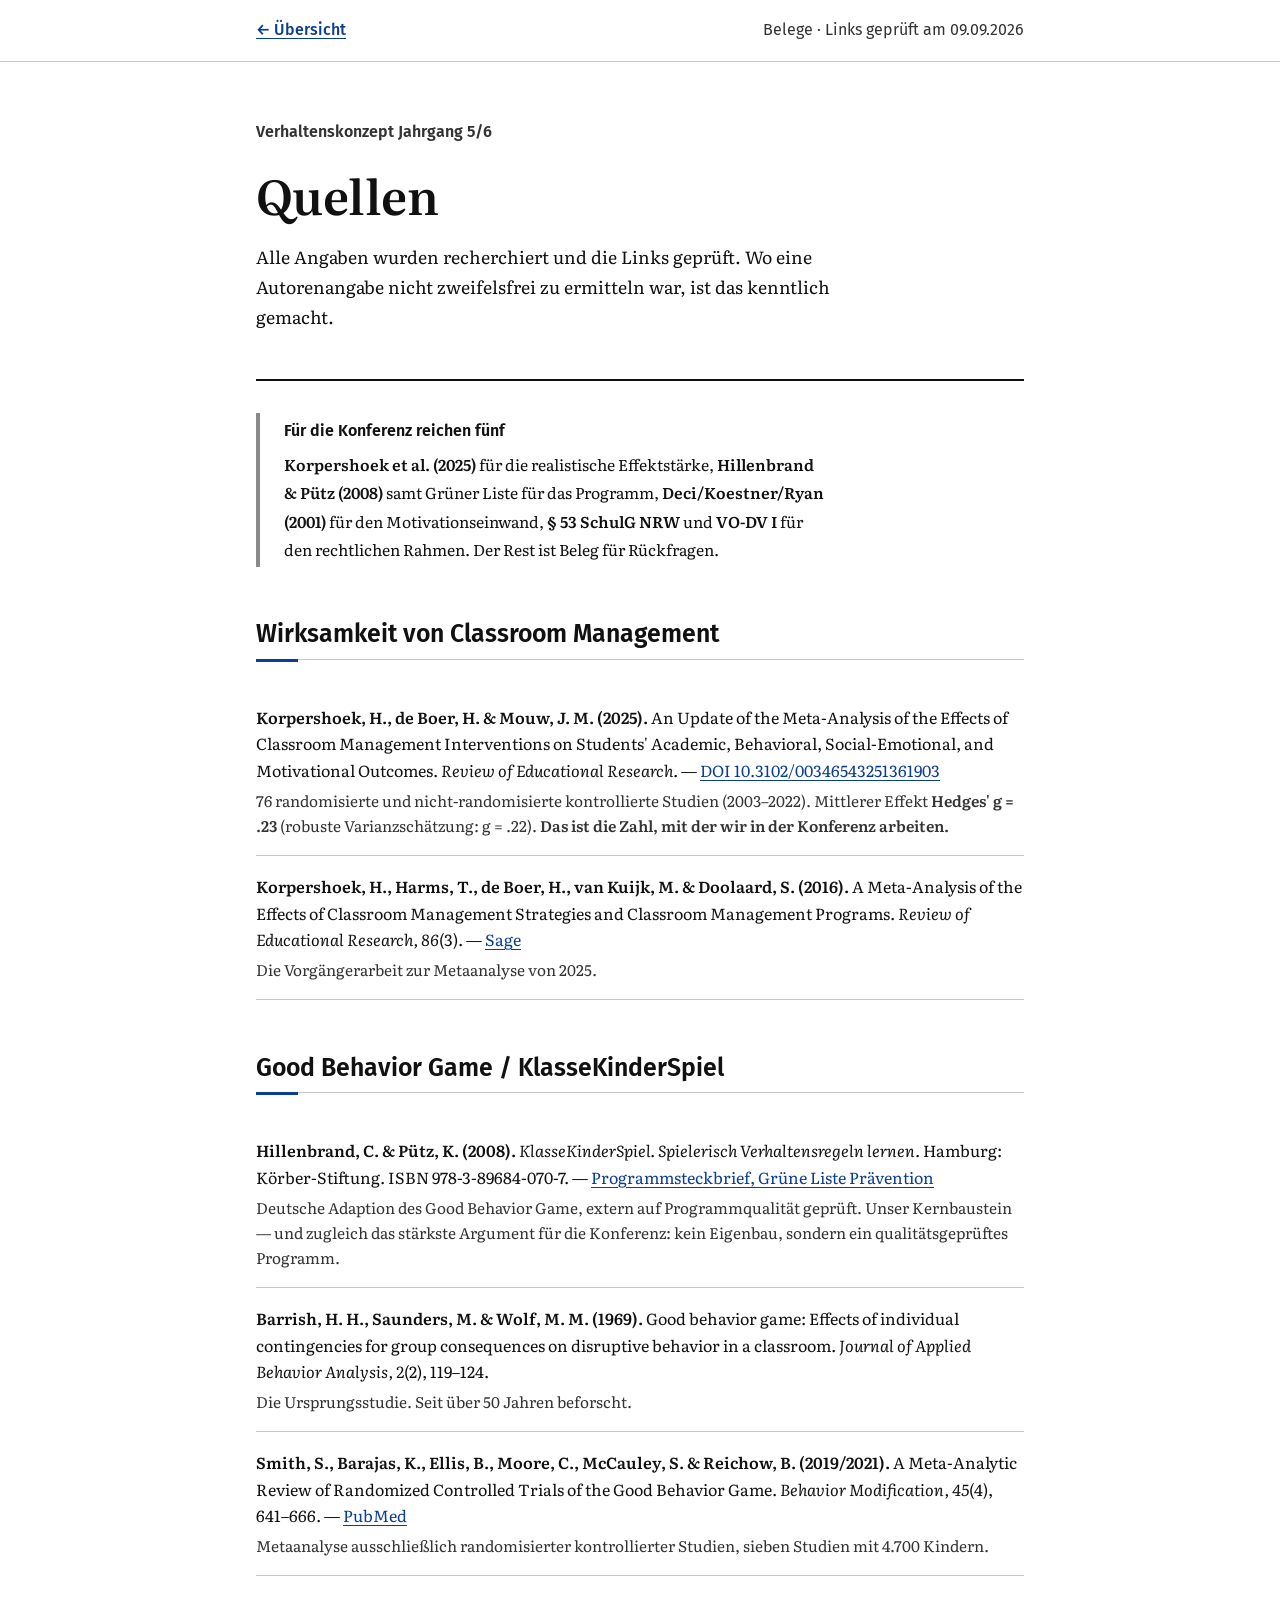
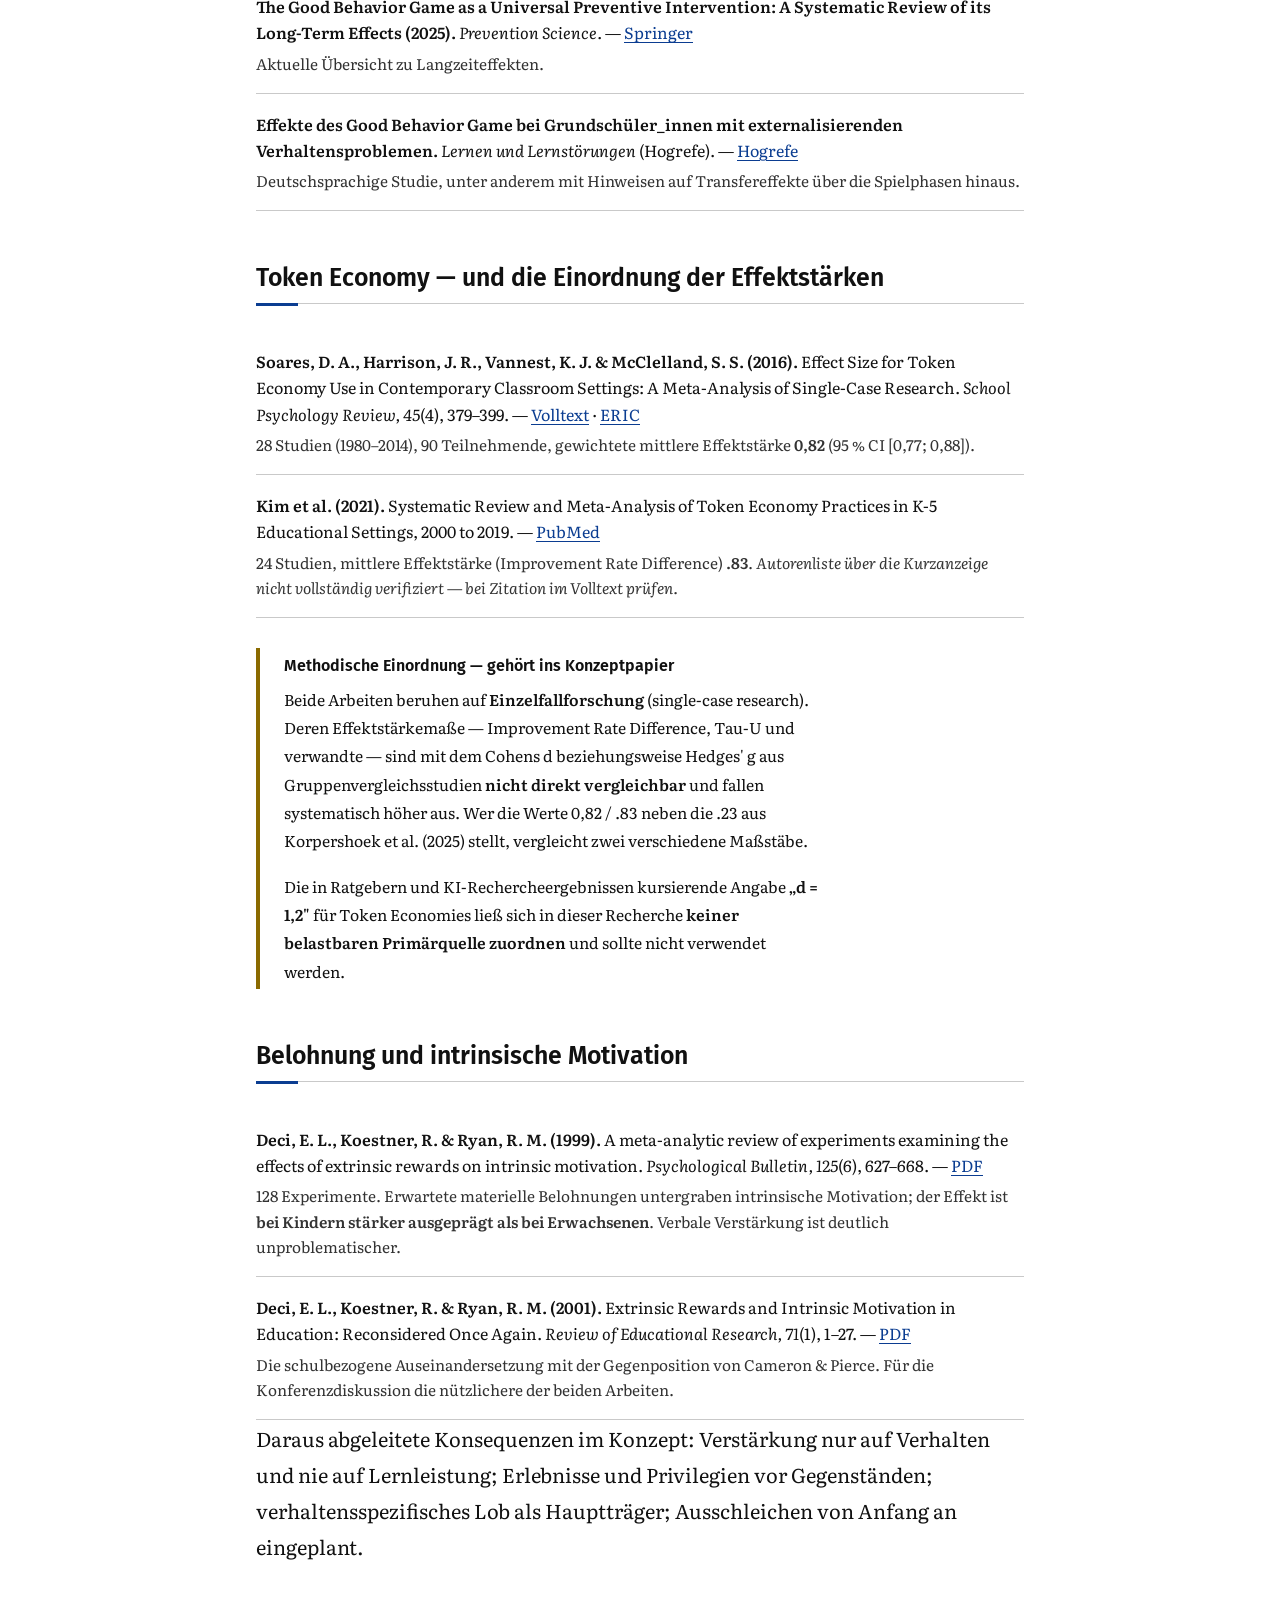
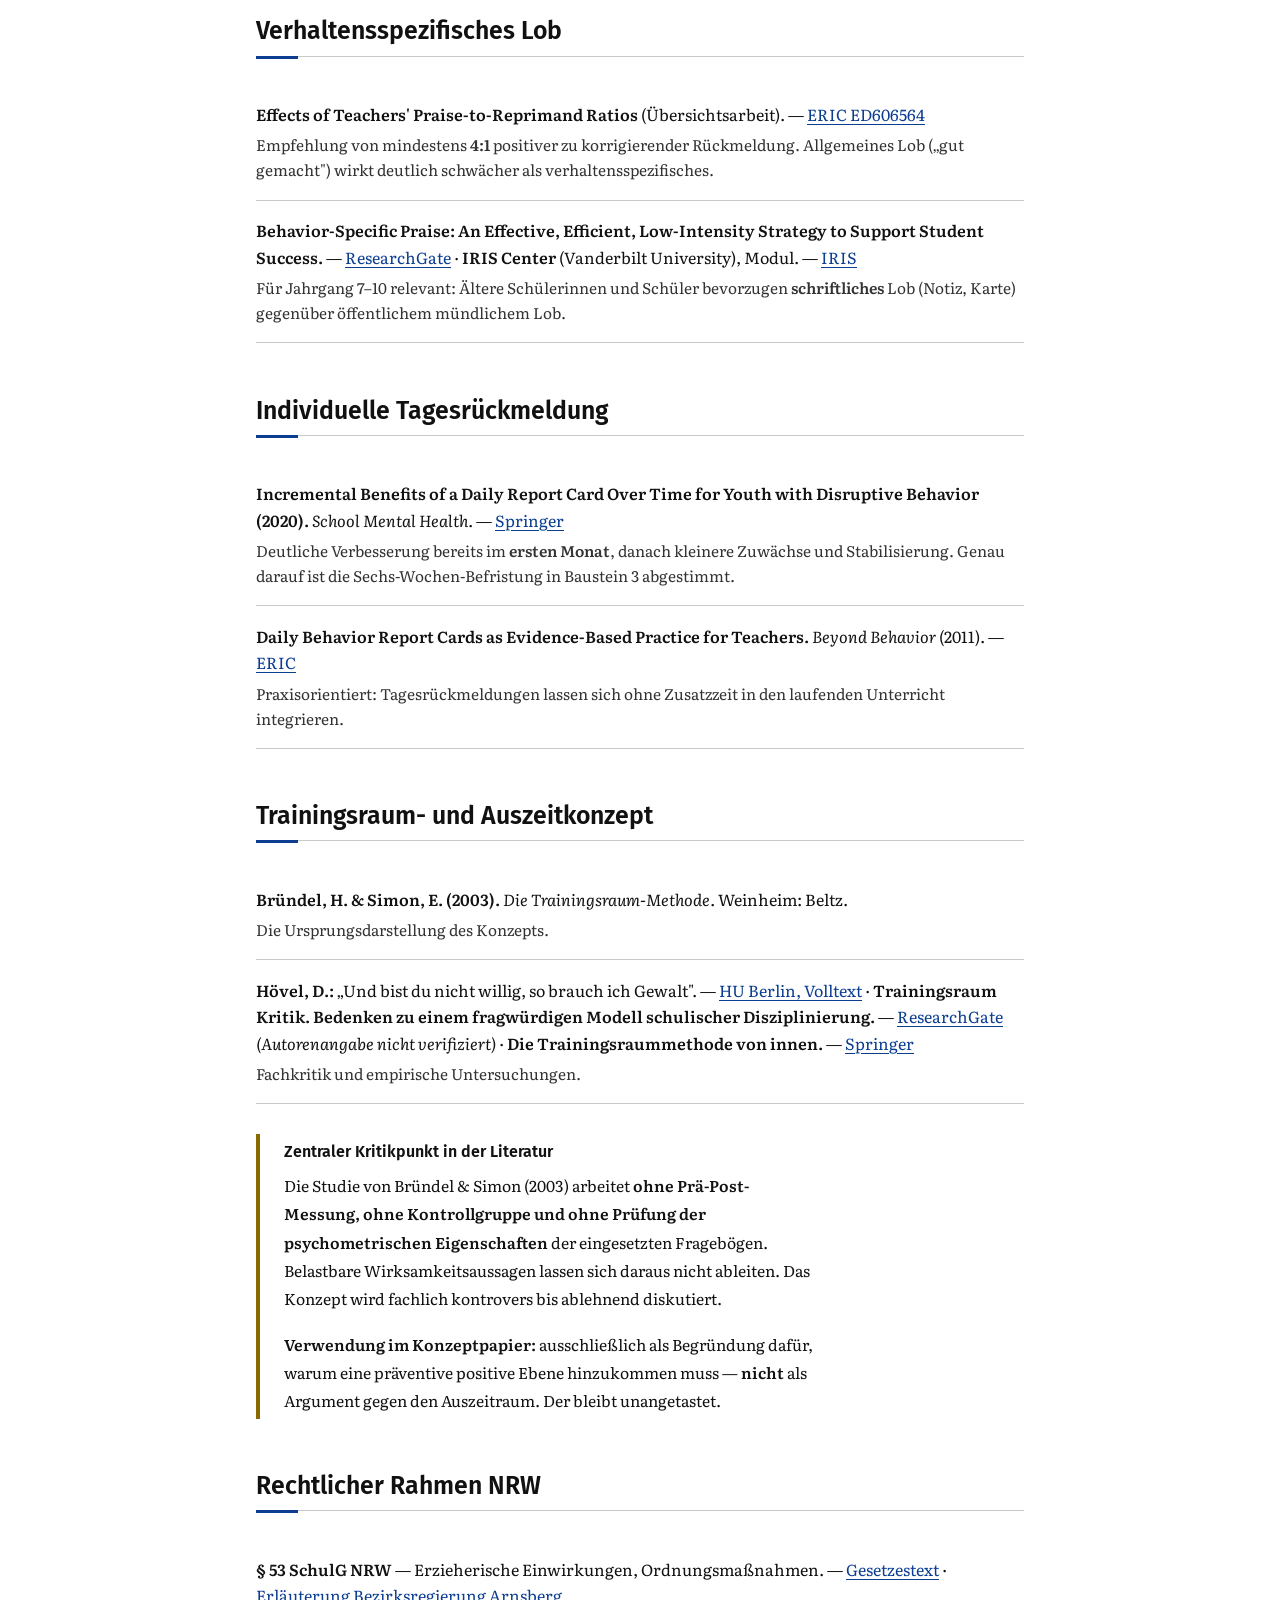
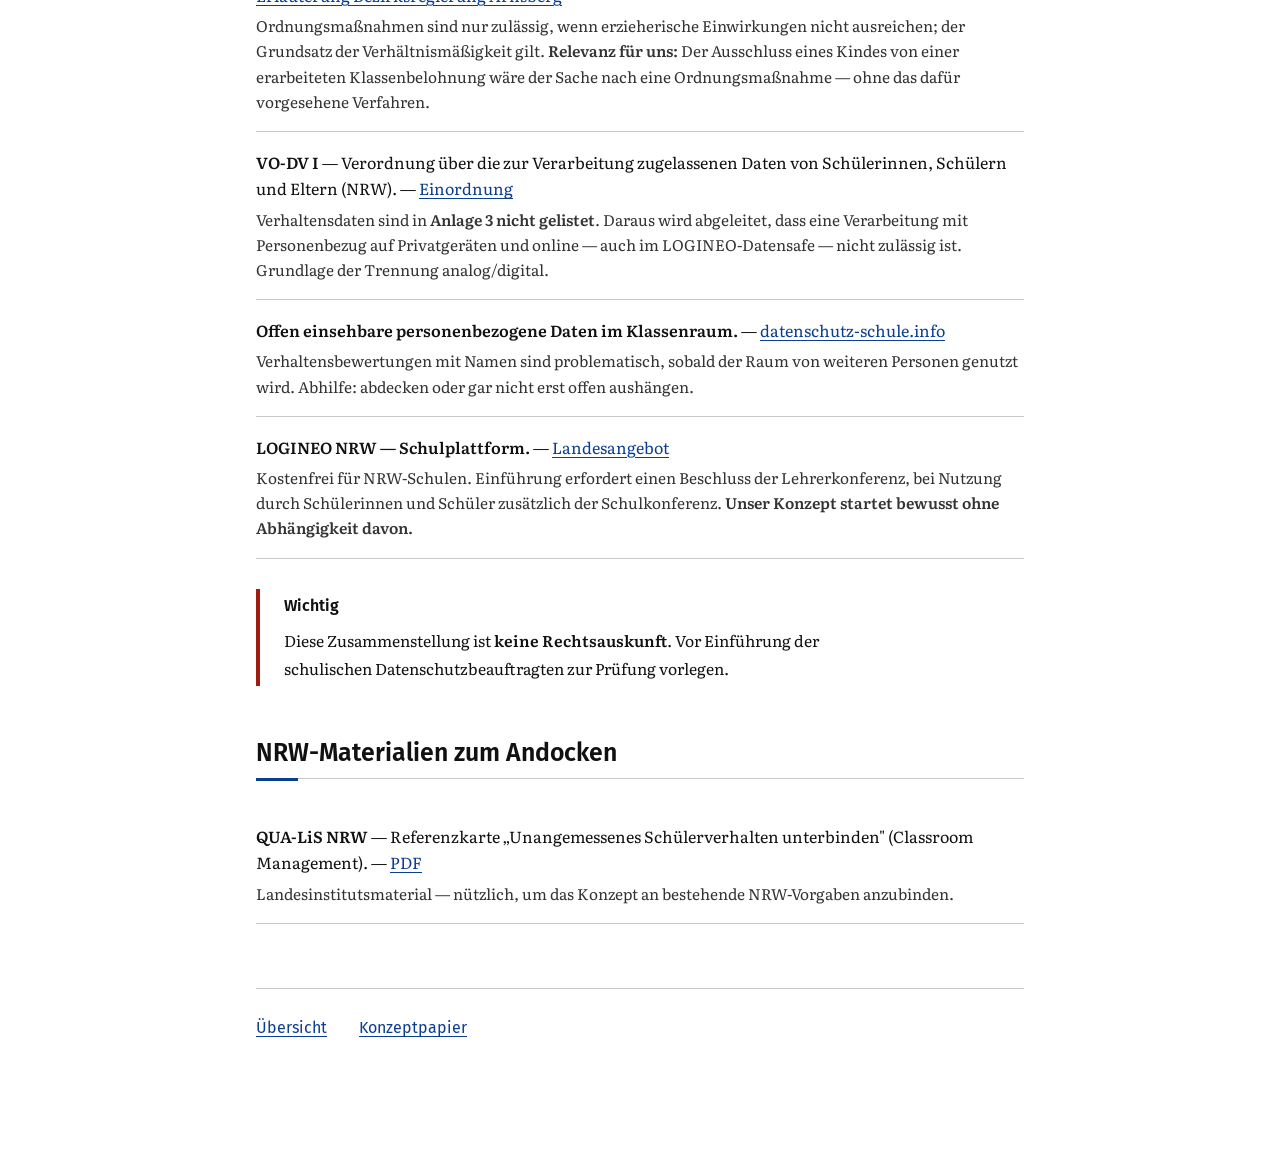
<file: quellen.html>
<!doctype html>
<html lang="de">
<head>
<meta charset="utf-8">
<meta name="viewport" content="width=device-width,initial-scale=1">
<meta name="robots" content="noindex,nofollow">
<title>Quellen — Verhaltenskonzept Jahrgang 5/6</title>
<link rel="preconnect" href="https://fonts.googleapis.com">
<link rel="preconnect" href="https://fonts.gstatic.com" crossorigin>
<link rel="stylesheet" href="https://fonts.googleapis.com/css2?family=Literata:opsz,wght@7..72,400;7..72,600&family=Fira+Sans:wght@400;500;600;700&display=swap">
<link rel="stylesheet" href="assets/site.css">
</head>
<body>

<div class="topbar"><div class="inner">
  <a class="heim" href="index.html">&larr; Übersicht</a>
  <span class="wo">Belege · Links geprüft am 09.09.2026</span>
</div></div>

<div class="wrap">

  <header class="hero">
    <div class="eyebrow">Verhaltenskonzept Jahrgang 5/6</div>
    <h1>Quellen</h1>
    <p class="dek">Alle Angaben wurden recherchiert und die Links geprüft. Wo eine Autorenangabe nicht zweifelsfrei zu ermitteln war, ist das kenntlich gemacht.</p>
  </header>

  <div class="hinweis">
    <div class="titel">Für die Konferenz reichen fünf</div>
    <p><b>Korpershoek et al. (2025)</b> für die realistische Effektstärke, <b>Hillenbrand &amp; Pütz (2008)</b> samt Grüner Liste für das Programm, <b>Deci/Koestner/Ryan (2001)</b> für den Motivationseinwand, <b>§ 53 SchulG NRW</b> und <b>VO-DV I</b> für den rechtlichen Rahmen. Der Rest ist Beleg für Rückfragen.</p>
  </div>

  <h2>Wirksamkeit von Classroom Management</h2>
  <div class="strahl"></div>

  <div class="quelle">
    <div class="zit"><b>Korpershoek, H., de Boer, H. &amp; Mouw, J. M. (2025).</b> An Update of the Meta-Analysis of the Effects of Classroom Management Interventions on Students' Academic, Behavioral, Social-Emotional, and Motivational Outcomes. <i>Review of Educational Research.</i> — <a href="https://journals.sagepub.com/doi/10.3102/00346543251361903">DOI 10.3102/00346543251361903</a></div>
    <div class="was">76 randomisierte und nicht-randomisierte kontrollierte Studien (2003–2022). Mittlerer Effekt <b>Hedges' g = .23</b> (robuste Varianzschätzung: g = .22). <b>Das ist die Zahl, mit der wir in der Konferenz arbeiten.</b></div>
  </div>

  <div class="quelle">
    <div class="zit"><b>Korpershoek, H., Harms, T., de Boer, H., van Kuijk, M. &amp; Doolaard, S. (2016).</b> A Meta-Analysis of the Effects of Classroom Management Strategies and Classroom Management Programs. <i>Review of Educational Research, 86</i>(3). — <a href="https://journals.sagepub.com/doi/abs/10.3102/0034654315626799">Sage</a></div>
    <div class="was">Die Vorgängerarbeit zur Metaanalyse von 2025.</div>
  </div>

  <h2>Good Behavior Game / KlasseKinderSpiel</h2>
  <div class="strahl"></div>

  <div class="quelle">
    <div class="zit"><b>Hillenbrand, C. &amp; Pütz, K. (2008).</b> <i>KlasseKinderSpiel. Spielerisch Verhaltensregeln lernen.</i> Hamburg: Körber-Stiftung. ISBN 978-3-89684-070-7. — <a href="https://www.gruene-liste-praevention.de/nano.cms/datenbank/programm/34">Programmsteckbrief, Grüne Liste Prävention</a></div>
    <div class="was">Deutsche Adaption des Good Behavior Game, extern auf Programmqualität geprüft. Unser Kernbaustein — und zugleich das stärkste Argument für die Konferenz: kein Eigenbau, sondern ein qualitätsgeprüftes Programm.</div>
  </div>

  <div class="quelle">
    <div class="zit"><b>Barrish, H. H., Saunders, M. &amp; Wolf, M. M. (1969).</b> Good behavior game: Effects of individual contingencies for group consequences on disruptive behavior in a classroom. <i>Journal of Applied Behavior Analysis, 2</i>(2), 119–124.</div>
    <div class="was">Die Ursprungsstudie. Seit über 50 Jahren beforscht.</div>
  </div>

  <div class="quelle">
    <div class="zit"><b>Smith, S., Barajas, K., Ellis, B., Moore, C., McCauley, S. &amp; Reichow, B. (2019/2021).</b> A Meta-Analytic Review of Randomized Controlled Trials of the Good Behavior Game. <i>Behavior Modification, 45</i>(4), 641–666. — <a href="https://pubmed.ncbi.nlm.nih.gov/31578077/">PubMed</a></div>
    <div class="was">Metaanalyse ausschließlich randomisierter kontrollierter Studien, sieben Studien mit 4.700 Kindern.</div>
  </div>

  <div class="quelle">
    <div class="zit"><b>The Good Behavior Game as a Universal Preventive Intervention: A Systematic Review of its Long-Term Effects (2025).</b> <i>Prevention Science.</i> — <a href="https://link.springer.com/article/10.1007/s11121-025-01833-8">Springer</a></div>
    <div class="was">Aktuelle Übersicht zu Langzeiteffekten.</div>
  </div>

  <div class="quelle">
    <div class="zit"><b>Effekte des Good Behavior Game bei Grundschüler_innen mit externalisierenden Verhaltensproblemen.</b> <i>Lernen und Lernstörungen</i> (Hogrefe). — <a href="https://econtent.hogrefe.com/doi/10.1024/2235-0977/a000410">Hogrefe</a></div>
    <div class="was">Deutschsprachige Studie, unter anderem mit Hinweisen auf Transfereffekte über die Spielphasen hinaus.</div>
  </div>

  <h2>Token Economy — und die Einordnung der Effektstärken</h2>
  <div class="strahl"></div>

  <div class="quelle">
    <div class="zit"><b>Soares, D. A., Harrison, J. R., Vannest, K. J. &amp; McClelland, S. S. (2016).</b> Effect Size for Token Economy Use in Contemporary Classroom Settings: A Meta-Analysis of Single-Case Research. <i>School Psychology Review, 45</i>(4), 379–399. — <a href="https://www.tandfonline.com/doi/full/10.17105/SPR45-4.379-399">Volltext</a> · <a href="https://eric.ed.gov/?id=EJ1141302">ERIC</a></div>
    <div class="was">28 Studien (1980–2014), 90 Teilnehmende, gewichtete mittlere Effektstärke <b>0,82</b> (95 % CI [0,77; 0,88]).</div>
  </div>

  <div class="quelle">
    <div class="zit"><b>Kim et al. (2021).</b> Systematic Review and Meta-Analysis of Token Economy Practices in K-5 Educational Settings, 2000 to 2019. — <a href="https://pubmed.ncbi.nlm.nih.gov/34784784/">PubMed</a></div>
    <div class="was">24 Studien, mittlere Effektstärke (Improvement Rate Difference) <b>.83</b>. <i>Autorenliste über die Kurzanzeige nicht vollständig verifiziert — bei Zitation im Volltext prüfen.</i></div>
  </div>

  <div class="hinweis warn">
    <div class="titel">Methodische Einordnung — gehört ins Konzeptpapier</div>
    <p>Beide Arbeiten beruhen auf <b>Einzelfallforschung</b> (single-case research). Deren Effektstärkemaße — Improvement Rate Difference, Tau-U und verwandte — sind mit dem Cohens d beziehungsweise Hedges' g aus Gruppenvergleichsstudien <b>nicht direkt vergleichbar</b> und fallen systematisch höher aus. Wer die Werte 0,82 / .83 neben die .23 aus Korpershoek et al. (2025) stellt, vergleicht zwei verschiedene Maßstäbe.</p>
    <p>Die in Ratgebern und KI-Rechercheergebnissen kursierende Angabe <b>„d = 1,2"</b> für Token Economies ließ sich in dieser Recherche <b>keiner belastbaren Primärquelle zuordnen</b> und sollte nicht verwendet werden.</p>
  </div>

  <h2>Belohnung und intrinsische Motivation</h2>
  <div class="strahl"></div>

  <div class="quelle">
    <div class="zit"><b>Deci, E. L., Koestner, R. &amp; Ryan, R. M. (1999).</b> A meta-analytic review of experiments examining the effects of extrinsic rewards on intrinsic motivation. <i>Psychological Bulletin, 125</i>(6), 627–668. — <a href="https://depts.washington.edu/techdocs/papers/deciExtrinsicRewardsAndIntrinsicMotivation99.pdf">PDF</a></div>
    <div class="was">128 Experimente. Erwartete materielle Belohnungen untergraben intrinsische Motivation; der Effekt ist <b>bei Kindern stärker ausgeprägt als bei Erwachsenen</b>. Verbale Verstärkung ist deutlich unproblematischer.</div>
  </div>

  <div class="quelle">
    <div class="zit"><b>Deci, E. L., Koestner, R. &amp; Ryan, R. M. (2001).</b> Extrinsic Rewards and Intrinsic Motivation in Education: Reconsidered Once Again. <i>Review of Educational Research, 71</i>(1), 1–27. — <a href="https://www.selfdeterminationtheory.org/SDT/documents/2001_DeciKoestnerRyan.pdf">PDF</a></div>
    <div class="was">Die schulbezogene Auseinandersetzung mit der Gegenposition von Cameron &amp; Pierce. Für die Konferenzdiskussion die nützlichere der beiden Arbeiten.</div>
  </div>

  <p>Daraus abgeleitete Konsequenzen im Konzept: Verstärkung nur auf Verhalten und nie auf Lernleistung; Erlebnisse und Privilegien vor Gegenständen; verhaltensspezifisches Lob als Hauptträger; Ausschleichen von Anfang an eingeplant.</p>

  <h2>Verhaltensspezifisches Lob</h2>
  <div class="strahl"></div>

  <div class="quelle">
    <div class="zit"><b>Effects of Teachers' Praise-to-Reprimand Ratios</b> (Übersichtsarbeit). — <a href="https://files.eric.ed.gov/fulltext/ED606564.pdf">ERIC ED606564</a></div>
    <div class="was">Empfehlung von mindestens <b>4:1</b> positiver zu korrigierender Rückmeldung. Allgemeines Lob („gut gemacht") wirkt deutlich schwächer als verhaltensspezifisches.</div>
  </div>

  <div class="quelle">
    <div class="zit"><b>Behavior-Specific Praise: An Effective, Efficient, Low-Intensity Strategy to Support Student Success.</b> — <a href="https://www.researchgate.net/publication/327532387">ResearchGate</a> · <b>IRIS Center</b> (Vanderbilt University), Modul. — <a href="https://iris.peabody.vanderbilt.edu/module/bi2-elem/cresource/q1/p02/">IRIS</a></div>
    <div class="was">Für Jahrgang 7–10 relevant: Ältere Schülerinnen und Schüler bevorzugen <b>schriftliches</b> Lob (Notiz, Karte) gegenüber öffentlichem mündlichem Lob.</div>
  </div>

  <h2>Individuelle Tagesrückmeldung</h2>
  <div class="strahl"></div>

  <div class="quelle">
    <div class="zit"><b>Incremental Benefits of a Daily Report Card Over Time for Youth with Disruptive Behavior (2020).</b> <i>School Mental Health.</i> — <a href="https://link.springer.com/article/10.1007/s12310-020-09375-w">Springer</a></div>
    <div class="was">Deutliche Verbesserung bereits im <b>ersten Monat</b>, danach kleinere Zuwächse und Stabilisierung. Genau darauf ist die Sechs-Wochen-Befristung in Baustein 3 abgestimmt.</div>
  </div>

  <div class="quelle">
    <div class="zit"><b>Daily Behavior Report Cards as Evidence-Based Practice for Teachers.</b> <i>Beyond Behavior</i> (2011). — <a href="https://eric.ed.gov/?id=EJ958712">ERIC</a></div>
    <div class="was">Praxisorientiert: Tagesrückmeldungen lassen sich ohne Zusatzzeit in den laufenden Unterricht integrieren.</div>
  </div>

  <h2>Trainingsraum- und Auszeitkonzept</h2>
  <div class="strahl"></div>

  <div class="quelle">
    <div class="zit"><b>Bründel, H. &amp; Simon, E. (2003).</b> <i>Die Trainingsraum-Methode.</i> Weinheim: Beltz.</div>
    <div class="was">Die Ursprungsdarstellung des Konzepts.</div>
  </div>

  <div class="quelle">
    <div class="zit"><b>Hövel, D.:</b> „Und bist du nicht willig, so brauch ich Gewalt". — <a href="https://edoc.hu-berlin.de/bitstreams/509ee355-2777-4061-957c-2a421f9eced2/download">HU Berlin, Volltext</a> · <b>Trainingsraum Kritik. Bedenken zu einem fragwürdigen Modell schulischer Disziplinierung.</b> — <a href="https://www.researchgate.net/publication/321707219">ResearchGate</a> <i>(Autorenangabe nicht verifiziert)</i> · <b>Die Trainingsraummethode von innen.</b> — <a href="https://link.springer.com/chapter/10.1007/978-3-658-06955-1_30">Springer</a></div>
    <div class="was">Fachkritik und empirische Untersuchungen.</div>
  </div>

  <div class="hinweis warn">
    <div class="titel">Zentraler Kritikpunkt in der Literatur</div>
    <p>Die Studie von Bründel &amp; Simon (2003) arbeitet <b>ohne Prä-Post-Messung, ohne Kontrollgruppe und ohne Prüfung der psychometrischen Eigenschaften</b> der eingesetzten Fragebögen. Belastbare Wirksamkeitsaussagen lassen sich daraus nicht ableiten. Das Konzept wird fachlich kontrovers bis ablehnend diskutiert.</p>
    <p><b>Verwendung im Konzeptpapier:</b> ausschließlich als Begründung dafür, warum eine präventive positive Ebene hinzukommen muss — <b>nicht</b> als Argument gegen den Auszeitraum. Der bleibt unangetastet.</p>
  </div>

  <h2>Rechtlicher Rahmen NRW</h2>
  <div class="strahl"></div>

  <div class="quelle">
    <div class="zit"><b>§ 53 SchulG NRW</b> — Erzieherische Einwirkungen, Ordnungsmaßnahmen. — <a href="https://recht.nrw.de/lmi/owa/br_bes_detail?sg=0&amp;menu=0&amp;bes_id=7345&amp;anw_nr=2&amp;aufgehoben=N&amp;det_id=703720">Gesetzestext</a> · <a href="https://www.bra.nrw.de/bildung-schule/schulrecht-schulorganisation/erzieherische-massnahmen-und-ordnungsmassnahmen-ss-53-schulgesetz-nrw">Erläuterung Bezirksregierung Arnsberg</a></div>
    <div class="was">Ordnungsmaßnahmen sind nur zulässig, wenn erzieherische Einwirkungen nicht ausreichen; der Grundsatz der Verhältnismäßigkeit gilt. <b>Relevanz für uns:</b> Der Ausschluss eines Kindes von einer erarbeiteten Klassenbelohnung wäre der Sache nach eine Ordnungsmaßnahme — ohne das dafür vorgesehene Verfahren.</div>
  </div>

  <div class="quelle">
    <div class="zit"><b>VO-DV I</b> — Verordnung über die zur Verarbeitung zugelassenen Daten von Schülerinnen, Schülern und Eltern (NRW). — <a href="https://datenschutz-schule.info/category/nrw/logineo-nrw/">Einordnung</a></div>
    <div class="was">Verhaltensdaten sind in <b>Anlage 3 nicht gelistet</b>. Daraus wird abgeleitet, dass eine Verarbeitung mit Personenbezug auf Privatgeräten und online — auch im LOGINEO-Datensafe — nicht zulässig ist. Grundlage der Trennung analog/digital.</div>
  </div>

  <div class="quelle">
    <div class="zit"><b>Offen einsehbare personenbezogene Daten im Klassenraum.</b> — <a href="https://news.datenschutz-schule.info/2023/03/28/offen-einsehbare-personenbezogene-daten-im-klassenraum-datenschutzproblem/">datenschutz-schule.info</a></div>
    <div class="was">Verhaltensbewertungen mit Namen sind problematisch, sobald der Raum von weiteren Personen genutzt wird. Abhilfe: abdecken oder gar nicht erst offen aushängen.</div>
  </div>

  <div class="quelle">
    <div class="zit"><b>LOGINEO NRW — Schulplattform.</b> — <a href="https://www.logineo.schulministerium.nrw.de/LOGINEO-NRW/LOGINEO-NRW-Schulplattform/">Landesangebot</a></div>
    <div class="was">Kostenfrei für NRW-Schulen. Einführung erfordert einen Beschluss der Lehrerkonferenz, bei Nutzung durch Schülerinnen und Schüler zusätzlich der Schulkonferenz. <b>Unser Konzept startet bewusst ohne Abhängigkeit davon.</b></div>
  </div>

  <div class="hinweis stop">
    <div class="titel">Wichtig</div>
    <p>Diese Zusammenstellung ist <b>keine Rechtsauskunft</b>. Vor Einführung der schulischen Datenschutzbeauftragten zur Prüfung vorlegen.</p>
  </div>

  <h2>NRW-Materialien zum Andocken</h2>
  <div class="strahl"></div>

  <div class="quelle">
    <div class="zit"><b>QUA-LiS NRW</b> — Referenzkarte „Unangemessenes Schülerverhalten unterbinden" (Classroom Management). — <a href="https://www.qua-lis.nrw.de/system/files/media/document/file/lep_cm_10_unangemessenes_schlerverhalten_unterbinden.pdf">PDF</a></div>
    <div class="was">Landesinstitutsmaterial — nützlich, um das Konzept an bestehende NRW-Vorgaben anzubinden.</div>
  </div>

  <footer>
    <span><a href="index.html">Übersicht</a></span>
    <span><a href="konzept.html">Konzeptpapier</a></span>
  </footer>

</div>

</body>
</html>
</file>
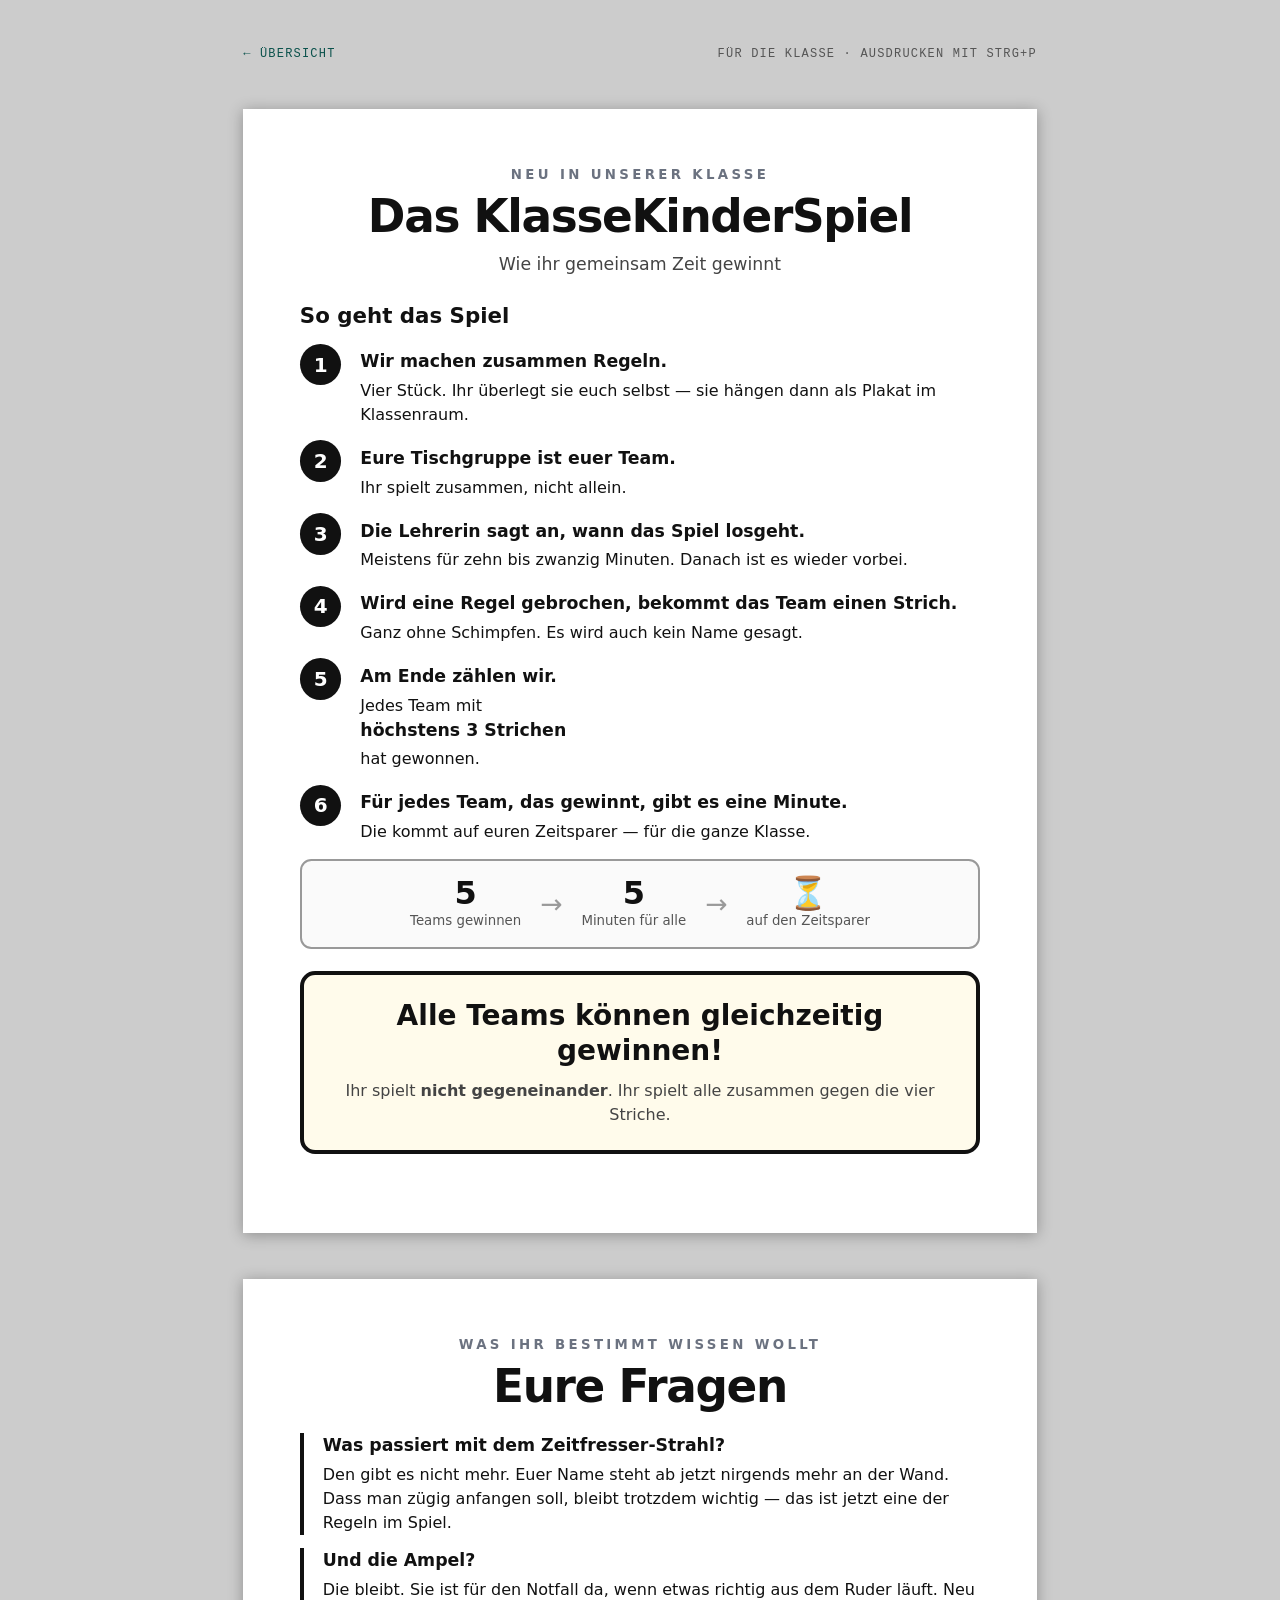
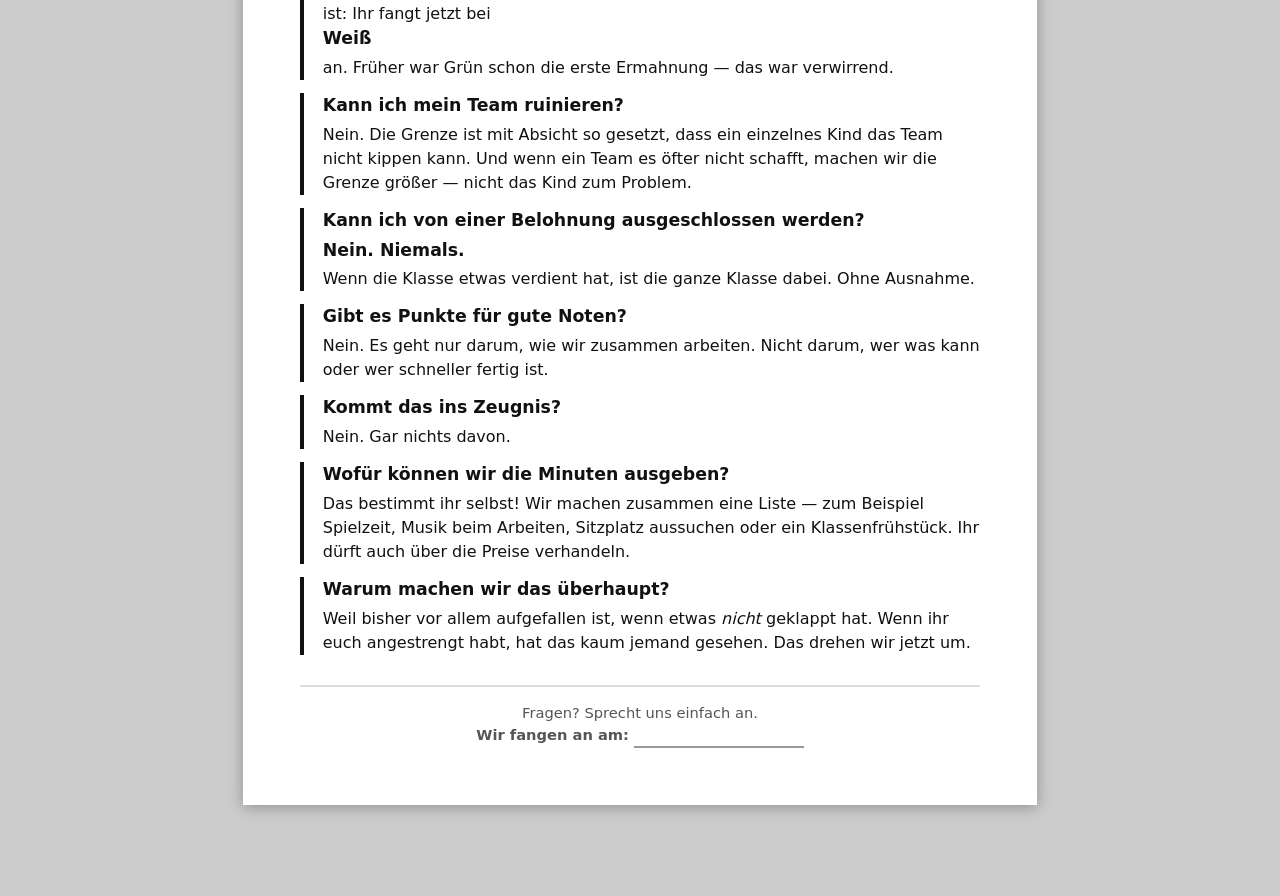
<file: kommunikation/schuelerinfo.html>
<!DOCTYPE html>
<html lang="de">
<head>
<meta charset="utf-8">
<title>So läuft das KlasseKinderSpiel</title>
<style>
  @page { size: A4 portrait; margin: 12mm; }
  * { box-sizing: border-box; }

  body { font-family: "Segoe UI", system-ui, sans-serif; margin: 0; color: #111; font-size: 12pt; line-height: 1.5; }

  .seite { page-break-after: always; }
  .seite:last-child { page-break-after: auto; }

  header { text-align: center; margin-bottom: 6mm; }
  .kicker { font-size: 10pt; letter-spacing: 2.5pt; text-transform: uppercase;
            color: #6b7280; font-weight: 700; }
  h1 { font-size: 34pt; margin: 2mm 0 0; letter-spacing: -1pt; line-height: 1.05; }
  .unter { font-size: 13pt; color: #444; margin-top: 3mm; }

  h2 { font-size: 16pt; margin: 6mm 0 3mm; }

  /* Schritte */
  .schritt { display: flex; gap: 5mm; align-items: flex-start; margin-bottom: 3.5mm; }
  .nr {
    flex-shrink: 0; width: 11mm; height: 11mm; border-radius: 50%;
    background: #111; color: #fff; font-weight: 700; font-size: 15pt;
    display: flex; align-items: center; justify-content: center;
  }
  .schritt .txt { padding-top: 1.5mm; }
  .schritt b { display: block; font-size: 13pt; margin-bottom: 1mm; }

  /* Große Botschaft */
  .knaller {
    border: 3pt solid #111; border-radius: 4mm;
    background: #fffbeb; padding: 6mm 7mm; text-align: center;
    margin: 6mm 0;
  }
  .knaller .gross { font-size: 21pt; font-weight: 700; line-height: 1.25; }
  .knaller .klein { font-size: 12pt; color: #444; margin-top: 3mm; }

  /* Fragen */
  .frage { border-left: 3.5pt solid #111; padding-left: 5mm; margin-bottom: 3.5mm; }
  .frage b { display: block; font-size: 13pt; margin-bottom: 1mm; }

  /* Rechnung */
  .rechnung {
    display: flex; align-items: center; justify-content: center; gap: 5mm;
    border: 1.5pt solid #999; border-radius: 3mm; padding: 4mm; margin: 4mm 0;
    background: #fafafa; flex-wrap: wrap;
  }
  .rechnung .kasten { text-align: center; }
  .rechnung .zahl { font-size: 24pt; font-weight: 700; line-height: 1.1; }
  .rechnung .wort { font-size: 10pt; color: #555; }
  .rechnung .op { font-size: 20pt; color: #999; font-weight: 300; }

  .fuss { margin-top: 8mm; padding-top: 4mm; border-top: 1.5pt solid #ddd;
          font-size: 11pt; color: #555; text-align: center; }

  .zurueck { display: none; }

  @media screen {
    body { background: #ccc; padding: 12mm; }
    .seite { background: #fff; padding: 15mm; box-shadow: 0 2px 14px rgba(0,0,0,.3);
             max-width: 210mm; margin: 0 auto 12mm; }
    .zurueck {
      display: flex; justify-content: space-between; align-items: center; gap: 16px;
      flex-wrap: wrap; max-width: 210mm; margin: 0 auto 12mm;
      font-family: "IBM Plex Mono", ui-monospace, Consolas, monospace;
      font-size: 12px; letter-spacing: .1em; text-transform: uppercase;
    }
    .zurueck a { color: #0B524C; text-decoration: none; }
    .zurueck a:hover { text-decoration: underline; }
    .zurueck span { color: #555; }
  }
  /* Hintergruende mitdrucken, ohne dass jemand die Checkbox im Druckdialog suchen muss */
  @media print { * { -webkit-print-color-adjust: exact; print-color-adjust: exact; } }
</style>
</head>
<body>

<div class="zurueck">
  <a href="../index.html">&larr; Übersicht</a>
  <span>Für die Klasse &middot; Ausdrucken mit Strg+P</span>
</div>

<div class="seite">

  <header>
    <div class="kicker">Neu in unserer Klasse</div>
    <h1>Das KlasseKinderSpiel</h1>
    <div class="unter">Wie ihr gemeinsam Zeit gewinnt</div>
  </header>

  <h2>So geht das Spiel</h2>

  <div class="schritt">
    <div class="nr">1</div>
    <div class="txt">
      <b>Wir machen zusammen Regeln.</b>
      Vier Stück. Ihr überlegt sie euch selbst &mdash; sie hängen dann als Plakat im Klassenraum.
    </div>
  </div>

  <div class="schritt">
    <div class="nr">2</div>
    <div class="txt">
      <b>Eure Tischgruppe ist euer Team.</b>
      Ihr spielt zusammen, nicht allein.
    </div>
  </div>

  <div class="schritt">
    <div class="nr">3</div>
    <div class="txt">
      <b>Die Lehrerin sagt an, wann das Spiel losgeht.</b>
      Meistens für zehn bis zwanzig Minuten. Danach ist es wieder vorbei.
    </div>
  </div>

  <div class="schritt">
    <div class="nr">4</div>
    <div class="txt">
      <b>Wird eine Regel gebrochen, bekommt das Team einen Strich.</b>
      Ganz ohne Schimpfen. Es wird auch kein Name gesagt.
    </div>
  </div>

  <div class="schritt">
    <div class="nr">5</div>
    <div class="txt">
      <b>Am Ende zählen wir.</b>
      Jedes Team mit <b>höchstens 3 Strichen</b> hat gewonnen.
    </div>
  </div>

  <div class="schritt">
    <div class="nr">6</div>
    <div class="txt">
      <b>Für jedes Team, das gewinnt, gibt es eine Minute.</b>
      Die kommt auf euren Zeitsparer &mdash; für die ganze Klasse.
    </div>
  </div>

  <div class="rechnung">
    <div class="kasten"><div class="zahl">5</div><div class="wort">Teams gewinnen</div></div>
    <div class="op">&rarr;</div>
    <div class="kasten"><div class="zahl">5</div><div class="wort">Minuten für alle</div></div>
    <div class="op">&rarr;</div>
    <div class="kasten"><div class="zahl">&#9203;</div><div class="wort">auf den Zeitsparer</div></div>
  </div>

  <div class="knaller">
    <div class="gross">Alle Teams können gleichzeitig gewinnen!</div>
    <div class="klein">Ihr spielt <b>nicht gegeneinander</b>. Ihr spielt alle zusammen gegen die vier Striche.</div>
  </div>

</div>

<div class="seite">

  <header>
    <div class="kicker">Was ihr bestimmt wissen wollt</div>
    <h1>Eure Fragen</h1>
  </header>

  <div class="frage">
    <b>Was passiert mit dem Zeitfresser-Strahl?</b>
    Den gibt es nicht mehr. Euer Name steht ab jetzt nirgends mehr an der Wand.
    Dass man zügig anfangen soll, bleibt trotzdem wichtig &mdash; das ist jetzt eine der Regeln im Spiel.
  </div>

  <div class="frage">
    <b>Und die Ampel?</b>
    Die bleibt. Sie ist für den Notfall da, wenn etwas richtig aus dem Ruder läuft.
    Neu ist: Ihr fangt jetzt bei <b>Weiß</b> an. Früher war Grün schon die erste Ermahnung &mdash; das war verwirrend.
  </div>

  <div class="frage">
    <b>Kann ich mein Team ruinieren?</b>
    Nein. Die Grenze ist mit Absicht so gesetzt, dass ein einzelnes Kind das Team nicht kippen kann.
    Und wenn ein Team es öfter nicht schafft, machen wir die Grenze größer &mdash; nicht das Kind zum Problem.
  </div>

  <div class="frage">
    <b>Kann ich von einer Belohnung ausgeschlossen werden?</b>
    <b>Nein. Niemals.</b> Wenn die Klasse etwas verdient hat, ist die ganze Klasse dabei. Ohne Ausnahme.
  </div>

  <div class="frage">
    <b>Gibt es Punkte für gute Noten?</b>
    Nein. Es geht nur darum, wie wir zusammen arbeiten. Nicht darum, wer was kann oder wer schneller fertig ist.
  </div>

  <div class="frage">
    <b>Kommt das ins Zeugnis?</b>
    Nein. Gar nichts davon.
  </div>

  <div class="frage">
    <b>Wofür können wir die Minuten ausgeben?</b>
    Das bestimmt ihr selbst! Wir machen zusammen eine Liste &mdash; zum Beispiel Spielzeit, Musik beim Arbeiten,
    Sitzplatz aussuchen oder ein Klassenfrühstück. Ihr dürft auch über die Preise verhandeln.
  </div>

  <div class="frage">
    <b>Warum machen wir das überhaupt?</b>
    Weil bisher vor allem aufgefallen ist, wenn etwas <i>nicht</i> geklappt hat.
    Wenn ihr euch angestrengt habt, hat das kaum jemand gesehen. Das drehen wir jetzt um.
  </div>

  <div class="fuss">
    Fragen? Sprecht uns einfach an.<br>
    <b>Wir fangen an am:</b> <span style="border-bottom:1.5pt solid #999; display:inline-block; min-width:45mm;">&nbsp;</span>
  </div>

</div>

</body>
</html>
</file>
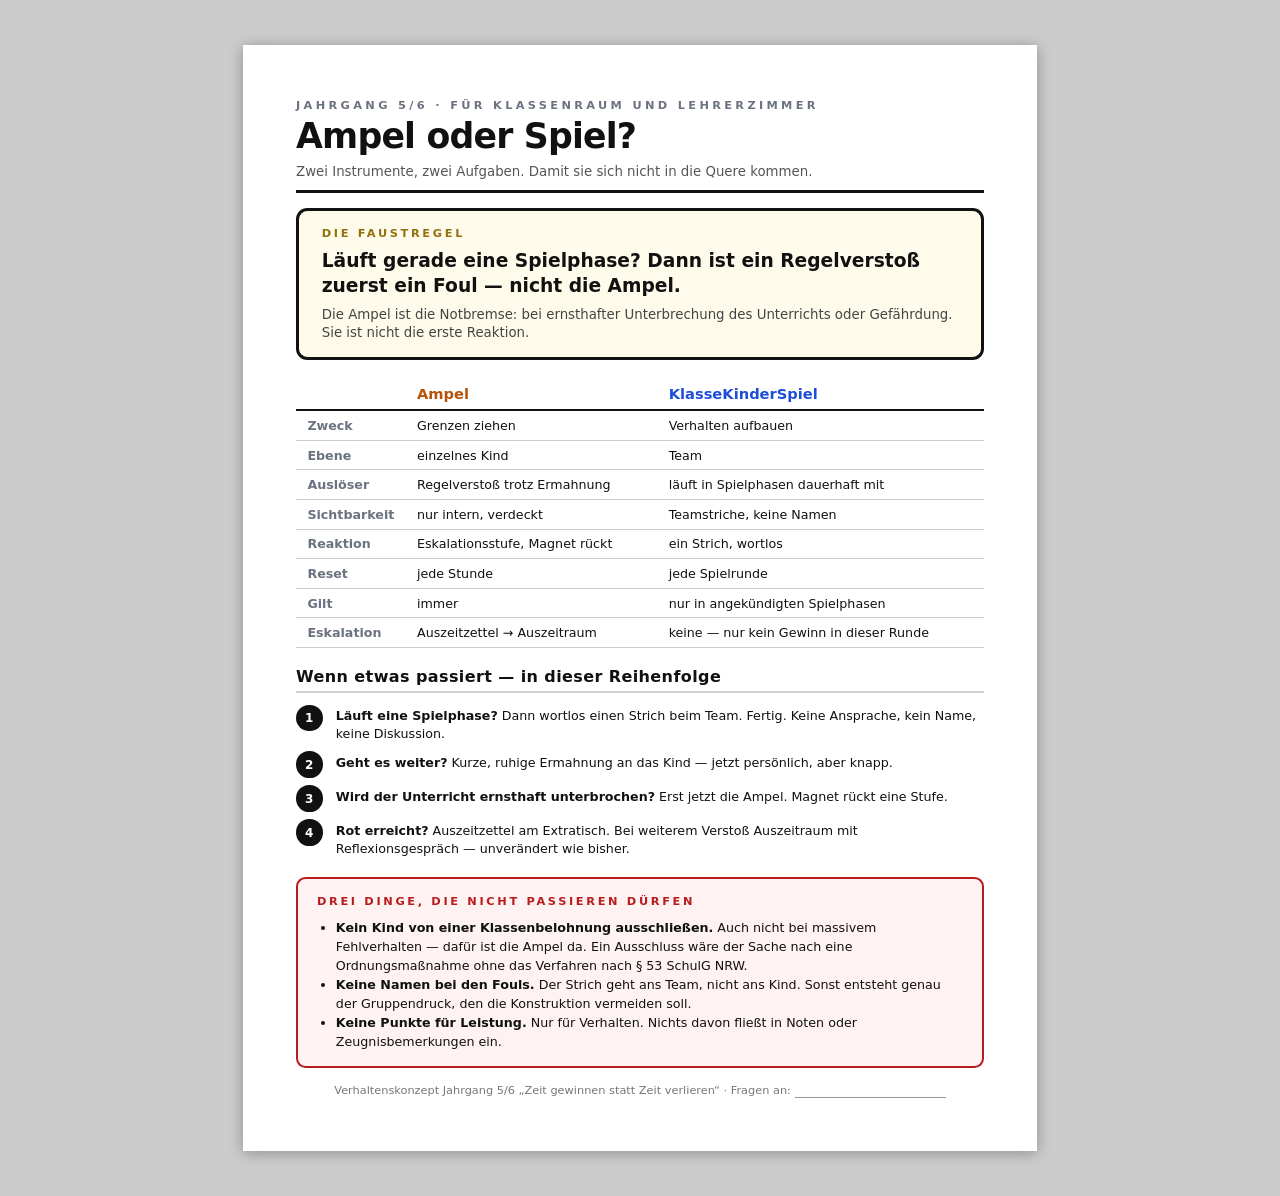
<file: material/abgrenzung_ampel_gbg.html>
<!DOCTYPE html>
<html lang="de">
<head>
<meta charset="utf-8">
<title>Ampel oder Spiel? — Entscheidungshilfe</title>
<style>
  @page { size: A4 portrait; margin: 12mm; }
  * { box-sizing: border-box; }

  body { font-family: "Segoe UI", system-ui, sans-serif; margin: 0; color: #111; font-size: 9.5pt; }

  header { border-bottom: 2.5pt solid #111; padding-bottom: 3mm; margin-bottom: 4mm; }
  .kicker { font-size: 8.5pt; letter-spacing: 2.5pt; text-transform: uppercase;
            color: #6b7280; font-weight: 600; }
  h1 { font-size: 26pt; margin: 1mm 0 0; letter-spacing: -0.6pt; }
  .lead { font-size: 10pt; color: #555; margin-top: 2mm; }

  /* Faustregel */
  .faustregel {
    border: 2.5pt solid #111; border-radius: 3mm;
    background: #fffbeb;
    padding: 4mm 6mm; margin-bottom: 5mm;
  }
  .faustregel .titel { font-size: 8.5pt; letter-spacing: 2pt; text-transform: uppercase;
                       color: #92700e; font-weight: 700; margin-bottom: 2mm; }
  .faustregel p { margin: 0 0 2mm; font-size: 14pt; font-weight: 700; line-height: 1.35; }
  .faustregel .zusatz { font-size: 10pt; font-weight: 400; color: #444; margin: 0; }

  /* Tabelle */
  table { width: 100%; border-collapse: collapse; margin-bottom: 5mm; }
  th, td { padding: 1.8mm 3mm; text-align: left; border-bottom: 0.75pt solid #ccc;
           vertical-align: top; }
  thead th { border-bottom: 1.5pt solid #111; font-size: 11pt; }
  thead th:first-child { width: 26mm; }
  thead .ampel { color: #b45309; }
  thead .spiel { color: #1d4ed8; }
  tbody th { font-weight: 600; color: #6b7280; font-size: 9.5pt; }

  /* Ablauf */
  h2 { font-size: 12pt; margin: 0 0 3mm; padding-bottom: 1.5mm;
       border-bottom: 1.5pt solid #d0d0d0; letter-spacing: 0.3pt; }

  .schritte { display: flex; flex-direction: column; gap: 2mm; margin-bottom: 5mm; }
  .schritt { display: flex; gap: 3.5mm; align-items: flex-start; }
  .marke {
    flex-shrink: 0; width: 7mm; height: 7mm; border-radius: 50%;
    background: #111; color: #fff; font-weight: 700; font-size: 9pt;
    display: flex; align-items: center; justify-content: center;
  }
  .schritt .txt { padding-top: 0.6mm; line-height: 1.45; }

  /* Tabus */
  .tabus { border: 1.5pt solid #b91c1c; border-radius: 2.5mm; padding: 4mm 5mm; background: #fef2f2; }
  .tabus .titel { font-size: 8.5pt; letter-spacing: 2pt; text-transform: uppercase;
                  color: #b91c1c; font-weight: 700; margin-bottom: 2.5mm; }
  .tabus ul { margin: 0; padding-left: 5mm; line-height: 1.5; }

  .fuss { margin-top: 4mm; font-size: 8.5pt; color: #777; text-align: center; }

  @media screen {
    body { background: #ccc; padding: 12mm; }
    .sheet { background: #fff; padding: 14mm; box-shadow: 0 2px 14px rgba(0,0,0,.3);
             max-width: 210mm; margin: 0 auto; }
  }
  /* Hintergruende mitdrucken, ohne dass jemand die Checkbox im Druckdialog suchen muss */
  @media print { * { -webkit-print-color-adjust: exact; print-color-adjust: exact; } }
</style>
</head>
<body>
<div class="sheet">

  <header>
    <div class="kicker">Jahrgang 5/6 &middot; Für Klassenraum und Lehrerzimmer</div>
    <h1>Ampel oder Spiel?</h1>
    <div class="lead">Zwei Instrumente, zwei Aufgaben. Damit sie sich nicht in die Quere kommen.</div>
  </header>

  <div class="faustregel">
    <div class="titel">Die Faustregel</div>
    <p>Läuft gerade eine Spielphase? Dann ist ein Regelverstoß zuerst ein <b>Foul</b> &mdash; nicht die Ampel.</p>
    <p class="zusatz">Die Ampel ist die Notbremse: bei ernsthafter Unterbrechung des Unterrichts oder Gefährdung. Sie ist nicht die erste Reaktion.</p>
  </div>

  <table>
    <thead>
      <tr><th></th><th class="ampel">Ampel</th><th class="spiel">KlasseKinderSpiel</th></tr>
    </thead>
    <tbody>
      <tr><th>Zweck</th><td>Grenzen ziehen</td><td>Verhalten aufbauen</td></tr>
      <tr><th>Ebene</th><td>einzelnes Kind</td><td>Team</td></tr>
      <tr><th>Auslöser</th><td>Regelverstoß trotz Ermahnung</td><td>läuft in Spielphasen dauerhaft mit</td></tr>
      <tr><th>Sichtbarkeit</th><td>nur intern, verdeckt</td><td>Teamstriche, keine Namen</td></tr>
      <tr><th>Reaktion</th><td>Eskalationsstufe, Magnet rückt</td><td>ein Strich, wortlos</td></tr>
      <tr><th>Reset</th><td>jede Stunde</td><td>jede Spielrunde</td></tr>
      <tr><th>Gilt</th><td>immer</td><td>nur in angekündigten Spielphasen</td></tr>
      <tr><th>Eskalation</th><td>Auszeitzettel &rarr; Auszeitraum</td><td>keine &mdash; nur kein Gewinn in dieser Runde</td></tr>
    </tbody>
  </table>

  <h2>Wenn etwas passiert &mdash; in dieser Reihenfolge</h2>
  <div class="schritte">
    <div class="schritt"><div class="marke">1</div><div class="txt"><b>Läuft eine Spielphase?</b> Dann wortlos einen Strich beim Team. Fertig. Keine Ansprache, kein Name, keine Diskussion.</div></div>
    <div class="schritt"><div class="marke">2</div><div class="txt"><b>Geht es weiter?</b> Kurze, ruhige Ermahnung an das Kind &mdash; jetzt persönlich, aber knapp.</div></div>
    <div class="schritt"><div class="marke">3</div><div class="txt"><b>Wird der Unterricht ernsthaft unterbrochen?</b> Erst jetzt die Ampel. Magnet rückt eine Stufe.</div></div>
    <div class="schritt"><div class="marke">4</div><div class="txt"><b>Rot erreicht?</b> Auszeitzettel am Extratisch. Bei weiterem Verstoß Auszeitraum mit Reflexionsgespräch &mdash; unverändert wie bisher.</div></div>
  </div>

  <div class="tabus">
    <div class="titel">Drei Dinge, die nicht passieren dürfen</div>
    <ul>
      <li><b>Kein Kind von einer Klassenbelohnung ausschließen.</b> Auch nicht bei massivem Fehlverhalten &mdash; dafür ist die Ampel da. Ein Ausschluss wäre der Sache nach eine Ordnungsmaßnahme ohne das Verfahren nach § 53 SchulG NRW.</li>
      <li><b>Keine Namen bei den Fouls.</b> Der Strich geht ans Team, nicht ans Kind. Sonst entsteht genau der Gruppendruck, den die Konstruktion vermeiden soll.</li>
      <li><b>Keine Punkte für Leistung.</b> Nur für Verhalten. Nichts davon fließt in Noten oder Zeugnisbemerkungen ein.</li>
    </ul>
  </div>

  <div class="fuss">
    Verhaltenskonzept Jahrgang 5/6 &bdquo;Zeit gewinnen statt Zeit verlieren&ldquo; &middot;
    Fragen an: <span style="border-bottom:0.75pt solid #999; display:inline-block; min-width:40mm;">&nbsp;</span>
  </div>

</div>
</body>
</html>
</file>
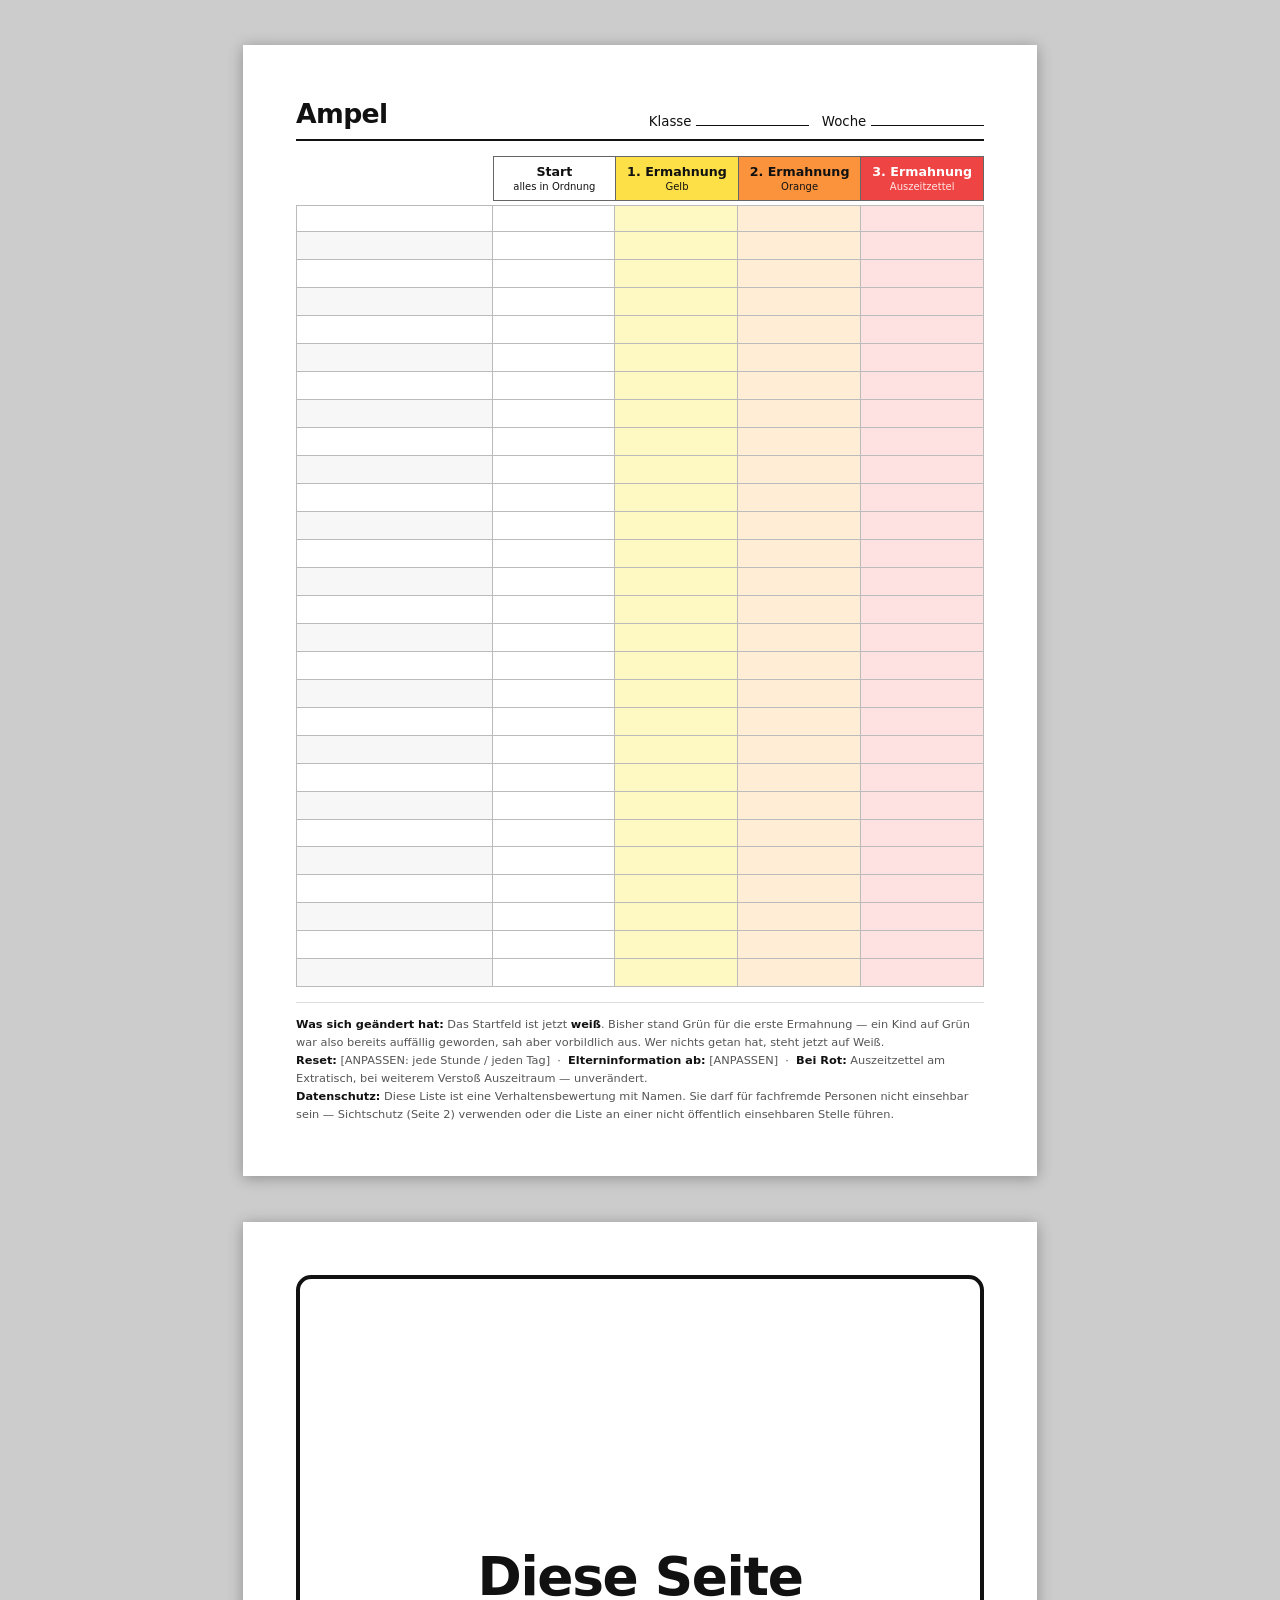
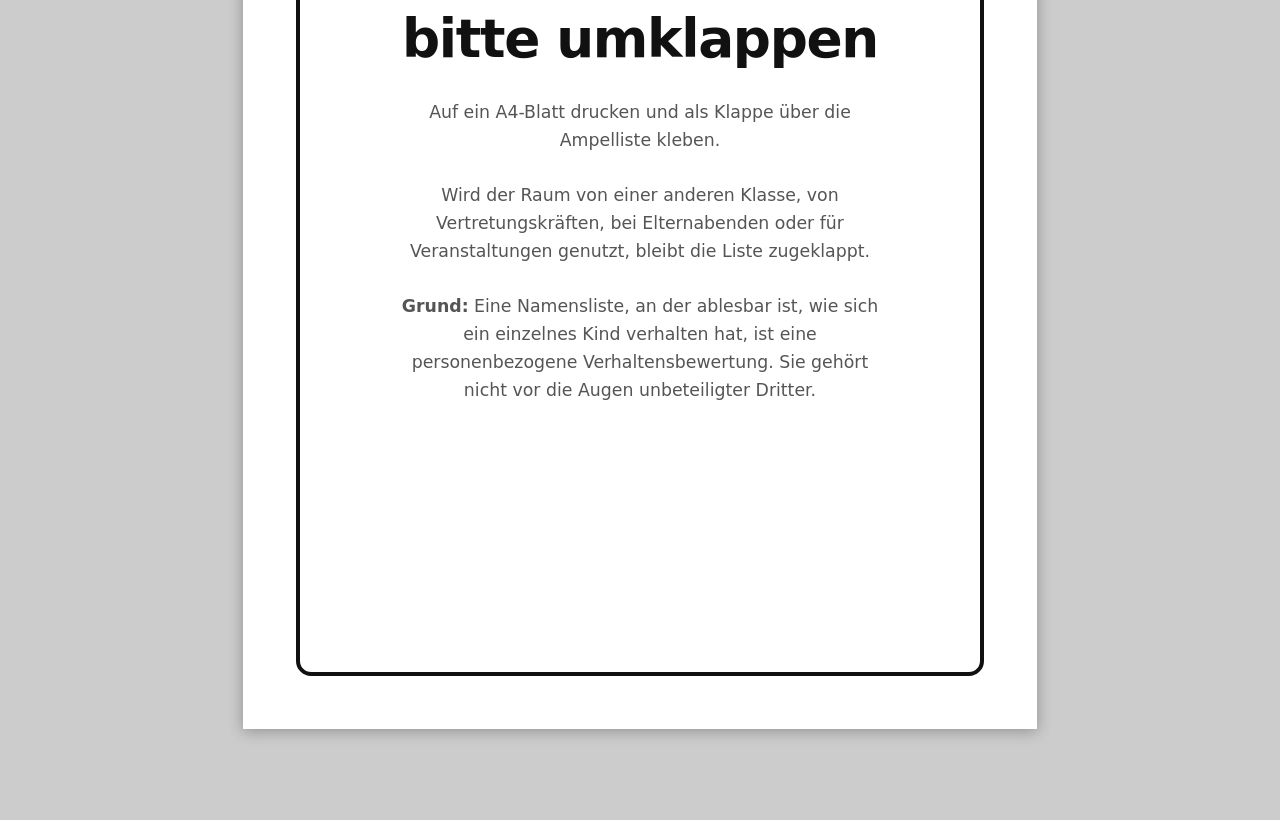
<file: material/ampel_neu.html>
<!DOCTYPE html>
<html lang="de">
<head>
<meta charset="utf-8">
<title>Ampel — überarbeitete Vorlage</title>
<style>
  @page { size: A4 portrait; margin: 10mm; }
  * { box-sizing: border-box; }

  body { font-family: "Segoe UI", system-ui, sans-serif; margin: 0; color: #111; font-size: 10pt; }

  .seite { page-break-after: always; }
  .seite:last-child { page-break-after: auto; }

  header { border-bottom: 2pt solid #111; padding-bottom: 2.5mm; margin-bottom: 4mm;
           display: flex; justify-content: space-between; align-items: flex-end; }
  h1 { font-size: 20pt; margin: 0; letter-spacing: -0.5pt; }
  .klasse { font-size: 10pt; }
  .klasse span { border-bottom: 1pt solid #111; display: inline-block; min-width: 30mm; }

  /* Skalenkopf */
  .skala { display: flex; margin-bottom: 1mm; }
  .skala .namensspalte { width: 52mm; flex-shrink: 0; }
  .skala .stufe {
    flex: 1; text-align: center; padding: 2mm 1mm;
    font-weight: 700; font-size: 9.5pt; border: 1pt solid #666;
    border-right: none;
  }
  .skala .stufe:last-child { border-right: 1pt solid #666; }
  .s-weiss  { background: #ffffff; }
  .s-gelb   { background: #fde047; }
  .s-orange { background: #fb923c; }
  .s-rot    { background: #ef4444; color: #fff; }
  .stufe small { display: block; font-weight: 400; font-size: 7.5pt; margin-top: 0.5mm; }
  .s-rot small { color: #ffe4e4; }

  /* Namensliste */
  .zeile { display: flex; height: 7.4mm; }
  .zeile:nth-child(even) .name { background: #f7f7f7; }
  .name {
    width: 52mm; flex-shrink: 0;
    border: 0.5pt solid #bbb; border-top: none;
    padding: 0 2mm; display: flex; align-items: center;
  }
  .feld { flex: 1; border: 0.5pt solid #bbb; border-top: none; border-left: none; }
  .f-weiss  { background: #ffffff; }
  .f-gelb   { background: #fef9c3; }
  .f-orange { background: #ffedd5; }
  .f-rot    { background: #fee2e2; }
  .zeile:first-of-type .name,
  .zeile:first-of-type .feld { border-top: 0.5pt solid #bbb; }

  .hinweis { margin-top: 4mm; font-size: 8.5pt; color: #555; line-height: 1.6;
             border-top: 1pt solid #ddd; padding-top: 3mm; }
  .hinweis b { color: #111; }

  /* Sichtschutz-Seite */
  .schutz {
    height: 265mm; border: 3pt solid #111; border-radius: 4mm;
    display: flex; flex-direction: column; align-items: center; justify-content: center;
    text-align: center; padding: 20mm;
  }
  .schutz .gross { font-size: 40pt; font-weight: 700; line-height: 1.15; letter-spacing: -1pt; }
  .schutz .klein { font-size: 13pt; color: #555; margin-top: 8mm; line-height: 1.6; max-width: 130mm; }

  @media screen {
    body { background: #ccc; padding: 12mm; }
    .seite { background: #fff; padding: 14mm; box-shadow: 0 2px 14px rgba(0,0,0,.3);
             max-width: 210mm; margin: 0 auto 12mm; }
  }
  /* Hintergruende mitdrucken, ohne dass jemand die Checkbox im Druckdialog suchen muss */
  @media print { * { -webkit-print-color-adjust: exact; print-color-adjust: exact; } }
</style>
</head>
<body>

<!-- ============ SEITE 1: Ampelliste ============ -->
<div class="seite">
  <header>
    <h1>Ampel</h1>
    <div class="klasse">Klasse <span></span> &nbsp; Woche <span></span></div>
  </header>

  <div class="skala">
    <div class="namensspalte"></div>
    <div class="stufe s-weiss">Start<small>alles in Ordnung</small></div>
    <div class="stufe s-gelb">1. Ermahnung<small>Gelb</small></div>
    <div class="stufe s-orange">2. Ermahnung<small>Orange</small></div>
    <div class="stufe s-rot">3. Ermahnung<small>Auszeitzettel</small></div>
  </div>

  <div class="liste">
    <!-- 28 Zeilen -->
    <div class="zeile"><div class="name"></div><div class="feld f-weiss"></div><div class="feld f-gelb"></div><div class="feld f-orange"></div><div class="feld f-rot"></div></div>
    <div class="zeile"><div class="name"></div><div class="feld f-weiss"></div><div class="feld f-gelb"></div><div class="feld f-orange"></div><div class="feld f-rot"></div></div>
    <div class="zeile"><div class="name"></div><div class="feld f-weiss"></div><div class="feld f-gelb"></div><div class="feld f-orange"></div><div class="feld f-rot"></div></div>
    <div class="zeile"><div class="name"></div><div class="feld f-weiss"></div><div class="feld f-gelb"></div><div class="feld f-orange"></div><div class="feld f-rot"></div></div>
    <div class="zeile"><div class="name"></div><div class="feld f-weiss"></div><div class="feld f-gelb"></div><div class="feld f-orange"></div><div class="feld f-rot"></div></div>
    <div class="zeile"><div class="name"></div><div class="feld f-weiss"></div><div class="feld f-gelb"></div><div class="feld f-orange"></div><div class="feld f-rot"></div></div>
    <div class="zeile"><div class="name"></div><div class="feld f-weiss"></div><div class="feld f-gelb"></div><div class="feld f-orange"></div><div class="feld f-rot"></div></div>
    <div class="zeile"><div class="name"></div><div class="feld f-weiss"></div><div class="feld f-gelb"></div><div class="feld f-orange"></div><div class="feld f-rot"></div></div>
    <div class="zeile"><div class="name"></div><div class="feld f-weiss"></div><div class="feld f-gelb"></div><div class="feld f-orange"></div><div class="feld f-rot"></div></div>
    <div class="zeile"><div class="name"></div><div class="feld f-weiss"></div><div class="feld f-gelb"></div><div class="feld f-orange"></div><div class="feld f-rot"></div></div>
    <div class="zeile"><div class="name"></div><div class="feld f-weiss"></div><div class="feld f-gelb"></div><div class="feld f-orange"></div><div class="feld f-rot"></div></div>
    <div class="zeile"><div class="name"></div><div class="feld f-weiss"></div><div class="feld f-gelb"></div><div class="feld f-orange"></div><div class="feld f-rot"></div></div>
    <div class="zeile"><div class="name"></div><div class="feld f-weiss"></div><div class="feld f-gelb"></div><div class="feld f-orange"></div><div class="feld f-rot"></div></div>
    <div class="zeile"><div class="name"></div><div class="feld f-weiss"></div><div class="feld f-gelb"></div><div class="feld f-orange"></div><div class="feld f-rot"></div></div>
    <div class="zeile"><div class="name"></div><div class="feld f-weiss"></div><div class="feld f-gelb"></div><div class="feld f-orange"></div><div class="feld f-rot"></div></div>
    <div class="zeile"><div class="name"></div><div class="feld f-weiss"></div><div class="feld f-gelb"></div><div class="feld f-orange"></div><div class="feld f-rot"></div></div>
    <div class="zeile"><div class="name"></div><div class="feld f-weiss"></div><div class="feld f-gelb"></div><div class="feld f-orange"></div><div class="feld f-rot"></div></div>
    <div class="zeile"><div class="name"></div><div class="feld f-weiss"></div><div class="feld f-gelb"></div><div class="feld f-orange"></div><div class="feld f-rot"></div></div>
    <div class="zeile"><div class="name"></div><div class="feld f-weiss"></div><div class="feld f-gelb"></div><div class="feld f-orange"></div><div class="feld f-rot"></div></div>
    <div class="zeile"><div class="name"></div><div class="feld f-weiss"></div><div class="feld f-gelb"></div><div class="feld f-orange"></div><div class="feld f-rot"></div></div>
    <div class="zeile"><div class="name"></div><div class="feld f-weiss"></div><div class="feld f-gelb"></div><div class="feld f-orange"></div><div class="feld f-rot"></div></div>
    <div class="zeile"><div class="name"></div><div class="feld f-weiss"></div><div class="feld f-gelb"></div><div class="feld f-orange"></div><div class="feld f-rot"></div></div>
    <div class="zeile"><div class="name"></div><div class="feld f-weiss"></div><div class="feld f-gelb"></div><div class="feld f-orange"></div><div class="feld f-rot"></div></div>
    <div class="zeile"><div class="name"></div><div class="feld f-weiss"></div><div class="feld f-gelb"></div><div class="feld f-orange"></div><div class="feld f-rot"></div></div>
    <div class="zeile"><div class="name"></div><div class="feld f-weiss"></div><div class="feld f-gelb"></div><div class="feld f-orange"></div><div class="feld f-rot"></div></div>
    <div class="zeile"><div class="name"></div><div class="feld f-weiss"></div><div class="feld f-gelb"></div><div class="feld f-orange"></div><div class="feld f-rot"></div></div>
    <div class="zeile"><div class="name"></div><div class="feld f-weiss"></div><div class="feld f-gelb"></div><div class="feld f-orange"></div><div class="feld f-rot"></div></div>
    <div class="zeile"><div class="name"></div><div class="feld f-weiss"></div><div class="feld f-gelb"></div><div class="feld f-orange"></div><div class="feld f-rot"></div></div>
  </div>

  <div class="hinweis">
    <b>Was sich geändert hat:</b> Das Startfeld ist jetzt <b>weiß</b>. Bisher stand Grün für die erste Ermahnung &mdash;
    ein Kind auf Grün war also bereits auffällig geworden, sah aber vorbildlich aus. Wer nichts getan hat, steht jetzt auf Weiß.<br>
    <b>Reset:</b> [ANPASSEN: jede Stunde / jeden Tag] &nbsp;&middot;&nbsp;
    <b>Elterninformation ab:</b> [ANPASSEN] &nbsp;&middot;&nbsp;
    <b>Bei Rot:</b> Auszeitzettel am Extratisch, bei weiterem Verstoß Auszeitraum &mdash; unverändert.<br>
    <b>Datenschutz:</b> Diese Liste ist eine Verhaltensbewertung mit Namen. Sie darf für fachfremde Personen nicht
    einsehbar sein &mdash; Sichtschutz (Seite 2) verwenden oder die Liste an einer nicht öffentlich einsehbaren Stelle führen.
  </div>
</div>

<!-- ============ SEITE 2: Sichtschutz ============ -->
<div class="seite">
  <div class="schutz">
    <div class="gross">Diese Seite<br>bitte umklappen</div>
    <div class="klein">
      Auf ein A4-Blatt drucken und als Klappe über die Ampelliste kleben.<br><br>
      Wird der Raum von einer anderen Klasse, von Vertretungskräften, bei Elternabenden
      oder für Veranstaltungen genutzt, bleibt die Liste zugeklappt.<br><br>
      <b>Grund:</b> Eine Namensliste, an der ablesbar ist, wie sich ein einzelnes Kind
      verhalten hat, ist eine personenbezogene Verhaltensbewertung. Sie gehört nicht
      vor die Augen unbeteiligter Dritter.
    </div>
  </div>
</div>

</body>
</html>
</file>
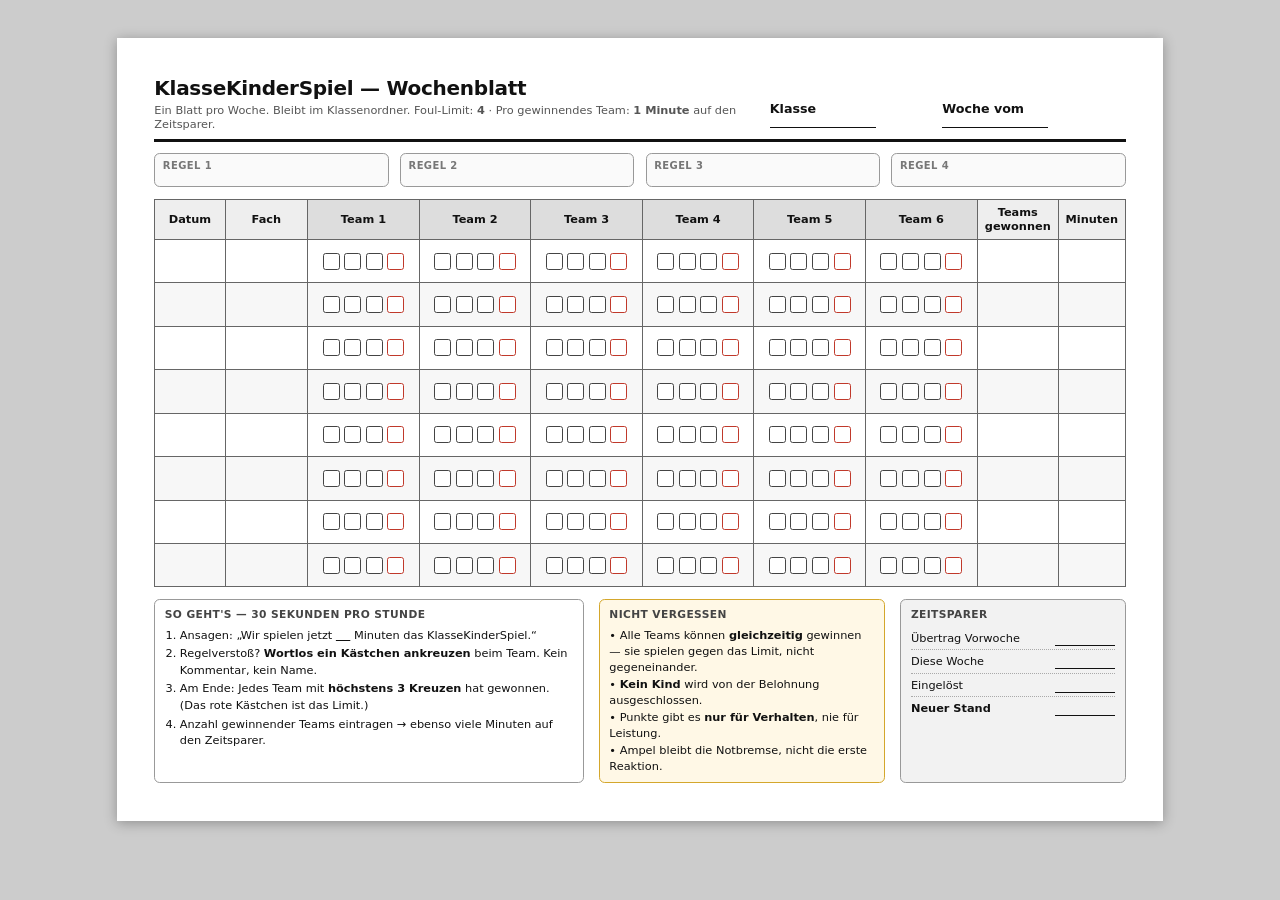
<file: material/erfassungsbogen_woche.html>
<!DOCTYPE html>
<html lang="de">
<head>
<meta charset="utf-8">
<title>Wochenblatt KlasseKinderSpiel</title>
<style>
  @page { size: A4 landscape; margin: 8mm; }

  * { box-sizing: border-box; }

  body {
    font-family: "Segoe UI", system-ui, sans-serif;
    margin: 0;
    padding: 8mm;
    color: #111;
    font-size: 10pt;
  }

  .sheet { max-width: 277mm; margin: 0 auto; }

  header {
    display: flex;
    justify-content: space-between;
    align-items: flex-end;
    border-bottom: 2.5pt solid #111;
    padding-bottom: 2mm;
    margin-bottom: 3mm;
  }

  h1 { font-size: 15pt; margin: 0; letter-spacing: -0.2pt; }
  .sub { font-size: 8.5pt; color: #555; margin-top: 1mm; }

  .meta { display: flex; gap: 6mm; font-size: 9.5pt; }
  .meta span { border-bottom: 1pt solid #111; min-width: 28mm; display: inline-block; padding-bottom: 0.5mm; }
  .meta label { font-weight: 600; margin-right: 1.5mm; }

  /* --- Regelleiste --- */
  .regeln {
    display: flex;
    gap: 3mm;
    margin-bottom: 3mm;
  }
  .regel {
    flex: 1;
    border: 1pt solid #999;
    border-radius: 1.5mm;
    padding: 1.5mm 2mm;
    min-height: 9mm;
    background: #fafafa;
  }
  .regel b { font-size: 7.5pt; color: #777; display: block; letter-spacing: 0.3pt; }

  /* --- Haupttabelle --- */
  table { width: 100%; border-collapse: collapse; }

  th, td { border: 0.75pt solid #666; padding: 0; text-align: center; }

  thead th {
    background: #eee;
    font-size: 8.5pt;
    padding: 1.5mm 1mm;
    font-weight: 600;
  }
  thead th.team { background: #ddd; }

  td.datum, td.fach { text-align: left; padding: 0 1.5mm; }

  tbody tr { height: 11.5mm; }
  tbody tr:nth-child(even) { background: #f7f7f7; }

  /* Foul-Kästchen */
  .fouls { display: flex; justify-content: center; gap: 1.2mm; }
  .box {
    width: 4.5mm; height: 4.5mm;
    border: 0.75pt solid #444;
    border-radius: 0.7mm;
    background: #fff;
  }
  .box.limit { border-color: #c0392b; border-width: 1.2pt; }

  col.c-datum { width: 17mm; }
  col.c-fach  { width: 20mm; }
  col.c-team  { width: 27mm; }
  col.c-gew   { width: 18mm; }
  col.c-min   { width: 16mm; }

  /* --- Fußzeile --- */
  footer {
    margin-top: 3mm;
    display: flex;
    gap: 4mm;
    align-items: stretch;
  }
  .kasten {
    border: 1pt solid #999;
    border-radius: 1.5mm;
    padding: 2mm 2.5mm;
    font-size: 8.5pt;
    line-height: 1.45;
  }
  /* NUR die Kastenueberschrift - ein blosses ".kasten b" wuerde jede Hervorhebung
     im Fliesstext zum Block in Versalien machen und die Saetze zerreissen. */
  .kasten b.titel { display: block; font-size: 8pt; letter-spacing: 0.3pt; color: #444; margin-bottom: 1mm; text-transform: uppercase; }
  .anleitung { flex: 2; }
  .summe { flex: 1; background: #f2f2f2; }
  .summe .zeile { display: flex; justify-content: space-between; padding: 0.8mm 0; border-bottom: 0.5pt dotted #aaa; }
  .summe .zeile:last-child { border: none; font-weight: 700; }
  .summe .wert { min-width: 16mm; border-bottom: 1pt solid #111; }

  .hinweis { flex: 1.3; background: #fff8e6; border-color: #d4a72c; }

  .anleitung ol { margin: 0; padding-left: 4mm; }
  .anleitung li { margin-bottom: 0.6mm; }

  /* Im Druck sorgt bereits @page fuer den Rand - body-Padding wuerde ihn verdoppeln
     und den Bogen auf eine zweite Seite schieben. */
  @media print {
    body { padding: 0; }
    .sheet { max-width: none; }
    * { -webkit-print-color-adjust: exact; print-color-adjust: exact; }
  }

  @media screen {
    body { background: #ccc; padding: 10mm; }
    .sheet { background: #fff; padding: 10mm; box-shadow: 0 2px 12px rgba(0,0,0,.3); }
  }
</style>
</head>
<body>
<div class="sheet">

  <header>
    <div>
      <h1>KlasseKinderSpiel &mdash; Wochenblatt</h1>
      <div class="sub">Ein Blatt pro Woche. Bleibt im Klassenordner. Foul-Limit: <b>4</b> &middot; Pro gewinnendes Team: <b>1 Minute</b> auf den Zeitsparer.</div>
    </div>
    <div class="meta">
      <div><label>Klasse</label><span></span></div>
      <div><label>Woche vom</label><span></span></div>
    </div>
  </header>

  <div class="regeln">
    <div class="regel"><b>REGEL 1</b></div>
    <div class="regel"><b>REGEL 2</b></div>
    <div class="regel"><b>REGEL 3</b></div>
    <div class="regel"><b>REGEL 4</b></div>
  </div>

  <table>
    <colgroup>
      <col class="c-datum"><col class="c-fach">
      <col class="c-team"><col class="c-team"><col class="c-team">
      <col class="c-team"><col class="c-team"><col class="c-team">
      <col class="c-gew"><col class="c-min">
    </colgroup>
    <thead>
      <tr>
        <th>Datum</th>
        <th>Fach</th>
        <th class="team">Team 1</th>
        <th class="team">Team 2</th>
        <th class="team">Team 3</th>
        <th class="team">Team 4</th>
        <th class="team">Team 5</th>
        <th class="team">Team 6</th>
        <th>Teams<br>gewonnen</th>
        <th>Minuten</th>
      </tr>
    </thead>
    <tbody>
      <!-- 8 Spielrunden -->
      <tr><td class="datum"></td><td class="fach"></td>
        <td><div class="fouls"><i class="box"></i><i class="box"></i><i class="box"></i><i class="box limit"></i></div></td>
        <td><div class="fouls"><i class="box"></i><i class="box"></i><i class="box"></i><i class="box limit"></i></div></td>
        <td><div class="fouls"><i class="box"></i><i class="box"></i><i class="box"></i><i class="box limit"></i></div></td>
        <td><div class="fouls"><i class="box"></i><i class="box"></i><i class="box"></i><i class="box limit"></i></div></td>
        <td><div class="fouls"><i class="box"></i><i class="box"></i><i class="box"></i><i class="box limit"></i></div></td>
        <td><div class="fouls"><i class="box"></i><i class="box"></i><i class="box"></i><i class="box limit"></i></div></td>
        <td></td><td></td></tr>
      <tr><td class="datum"></td><td class="fach"></td>
        <td><div class="fouls"><i class="box"></i><i class="box"></i><i class="box"></i><i class="box limit"></i></div></td>
        <td><div class="fouls"><i class="box"></i><i class="box"></i><i class="box"></i><i class="box limit"></i></div></td>
        <td><div class="fouls"><i class="box"></i><i class="box"></i><i class="box"></i><i class="box limit"></i></div></td>
        <td><div class="fouls"><i class="box"></i><i class="box"></i><i class="box"></i><i class="box limit"></i></div></td>
        <td><div class="fouls"><i class="box"></i><i class="box"></i><i class="box"></i><i class="box limit"></i></div></td>
        <td><div class="fouls"><i class="box"></i><i class="box"></i><i class="box"></i><i class="box limit"></i></div></td>
        <td></td><td></td></tr>
      <tr><td class="datum"></td><td class="fach"></td>
        <td><div class="fouls"><i class="box"></i><i class="box"></i><i class="box"></i><i class="box limit"></i></div></td>
        <td><div class="fouls"><i class="box"></i><i class="box"></i><i class="box"></i><i class="box limit"></i></div></td>
        <td><div class="fouls"><i class="box"></i><i class="box"></i><i class="box"></i><i class="box limit"></i></div></td>
        <td><div class="fouls"><i class="box"></i><i class="box"></i><i class="box"></i><i class="box limit"></i></div></td>
        <td><div class="fouls"><i class="box"></i><i class="box"></i><i class="box"></i><i class="box limit"></i></div></td>
        <td><div class="fouls"><i class="box"></i><i class="box"></i><i class="box"></i><i class="box limit"></i></div></td>
        <td></td><td></td></tr>
      <tr><td class="datum"></td><td class="fach"></td>
        <td><div class="fouls"><i class="box"></i><i class="box"></i><i class="box"></i><i class="box limit"></i></div></td>
        <td><div class="fouls"><i class="box"></i><i class="box"></i><i class="box"></i><i class="box limit"></i></div></td>
        <td><div class="fouls"><i class="box"></i><i class="box"></i><i class="box"></i><i class="box limit"></i></div></td>
        <td><div class="fouls"><i class="box"></i><i class="box"></i><i class="box"></i><i class="box limit"></i></div></td>
        <td><div class="fouls"><i class="box"></i><i class="box"></i><i class="box"></i><i class="box limit"></i></div></td>
        <td><div class="fouls"><i class="box"></i><i class="box"></i><i class="box"></i><i class="box limit"></i></div></td>
        <td></td><td></td></tr>
      <tr><td class="datum"></td><td class="fach"></td>
        <td><div class="fouls"><i class="box"></i><i class="box"></i><i class="box"></i><i class="box limit"></i></div></td>
        <td><div class="fouls"><i class="box"></i><i class="box"></i><i class="box"></i><i class="box limit"></i></div></td>
        <td><div class="fouls"><i class="box"></i><i class="box"></i><i class="box"></i><i class="box limit"></i></div></td>
        <td><div class="fouls"><i class="box"></i><i class="box"></i><i class="box"></i><i class="box limit"></i></div></td>
        <td><div class="fouls"><i class="box"></i><i class="box"></i><i class="box"></i><i class="box limit"></i></div></td>
        <td><div class="fouls"><i class="box"></i><i class="box"></i><i class="box"></i><i class="box limit"></i></div></td>
        <td></td><td></td></tr>
      <tr><td class="datum"></td><td class="fach"></td>
        <td><div class="fouls"><i class="box"></i><i class="box"></i><i class="box"></i><i class="box limit"></i></div></td>
        <td><div class="fouls"><i class="box"></i><i class="box"></i><i class="box"></i><i class="box limit"></i></div></td>
        <td><div class="fouls"><i class="box"></i><i class="box"></i><i class="box"></i><i class="box limit"></i></div></td>
        <td><div class="fouls"><i class="box"></i><i class="box"></i><i class="box"></i><i class="box limit"></i></div></td>
        <td><div class="fouls"><i class="box"></i><i class="box"></i><i class="box"></i><i class="box limit"></i></div></td>
        <td><div class="fouls"><i class="box"></i><i class="box"></i><i class="box"></i><i class="box limit"></i></div></td>
        <td></td><td></td></tr>
      <tr><td class="datum"></td><td class="fach"></td>
        <td><div class="fouls"><i class="box"></i><i class="box"></i><i class="box"></i><i class="box limit"></i></div></td>
        <td><div class="fouls"><i class="box"></i><i class="box"></i><i class="box"></i><i class="box limit"></i></div></td>
        <td><div class="fouls"><i class="box"></i><i class="box"></i><i class="box"></i><i class="box limit"></i></div></td>
        <td><div class="fouls"><i class="box"></i><i class="box"></i><i class="box"></i><i class="box limit"></i></div></td>
        <td><div class="fouls"><i class="box"></i><i class="box"></i><i class="box"></i><i class="box limit"></i></div></td>
        <td><div class="fouls"><i class="box"></i><i class="box"></i><i class="box"></i><i class="box limit"></i></div></td>
        <td></td><td></td></tr>
      <tr><td class="datum"></td><td class="fach"></td>
        <td><div class="fouls"><i class="box"></i><i class="box"></i><i class="box"></i><i class="box limit"></i></div></td>
        <td><div class="fouls"><i class="box"></i><i class="box"></i><i class="box"></i><i class="box limit"></i></div></td>
        <td><div class="fouls"><i class="box"></i><i class="box"></i><i class="box"></i><i class="box limit"></i></div></td>
        <td><div class="fouls"><i class="box"></i><i class="box"></i><i class="box"></i><i class="box limit"></i></div></td>
        <td><div class="fouls"><i class="box"></i><i class="box"></i><i class="box"></i><i class="box limit"></i></div></td>
        <td><div class="fouls"><i class="box"></i><i class="box"></i><i class="box"></i><i class="box limit"></i></div></td>
        <td></td><td></td></tr>
    </tbody>
  </table>

  <footer>
    <div class="kasten anleitung">
      <b class="titel">So geht's &mdash; 30 Sekunden pro Stunde</b>
      <ol>
        <li>Ansagen: &bdquo;Wir spielen jetzt <u>&nbsp;&nbsp;&nbsp;&nbsp;</u> Minuten das KlasseKinderSpiel.&ldquo;</li>
        <li>Regelverstoß? <b>Wortlos ein Kästchen ankreuzen</b> beim Team. Kein Kommentar, kein Name.</li>
        <li>Am Ende: Jedes Team mit <b>höchstens 3 Kreuzen</b> hat gewonnen. (Das rote Kästchen ist das Limit.)</li>
        <li>Anzahl gewinnender Teams eintragen &rarr; ebenso viele Minuten auf den Zeitsparer.</li>
      </ol>
    </div>

    <div class="kasten hinweis">
      <b class="titel">Nicht vergessen</b>
      <div>&bull; Alle Teams können <b>gleichzeitig</b> gewinnen &mdash; sie spielen gegen das Limit, nicht gegeneinander.</div>
      <div>&bull; <b>Kein Kind</b> wird von der Belohnung ausgeschlossen.</div>
      <div>&bull; Punkte gibt es <b>nur für Verhalten</b>, nie für Leistung.</div>
      <div>&bull; Ampel bleibt die Notbremse, nicht die erste Reaktion.</div>
    </div>

    <div class="kasten summe">
      <b class="titel">Zeitsparer</b>
      <div class="zeile"><span>Übertrag Vorwoche</span><span class="wert"></span></div>
      <div class="zeile"><span>Diese Woche</span><span class="wert"></span></div>
      <div class="zeile"><span>Eingelöst</span><span class="wert"></span></div>
      <div class="zeile"><span>Neuer Stand</span><span class="wert"></span></div>
    </div>
  </footer>

</div>
</body>
</html>
</file>
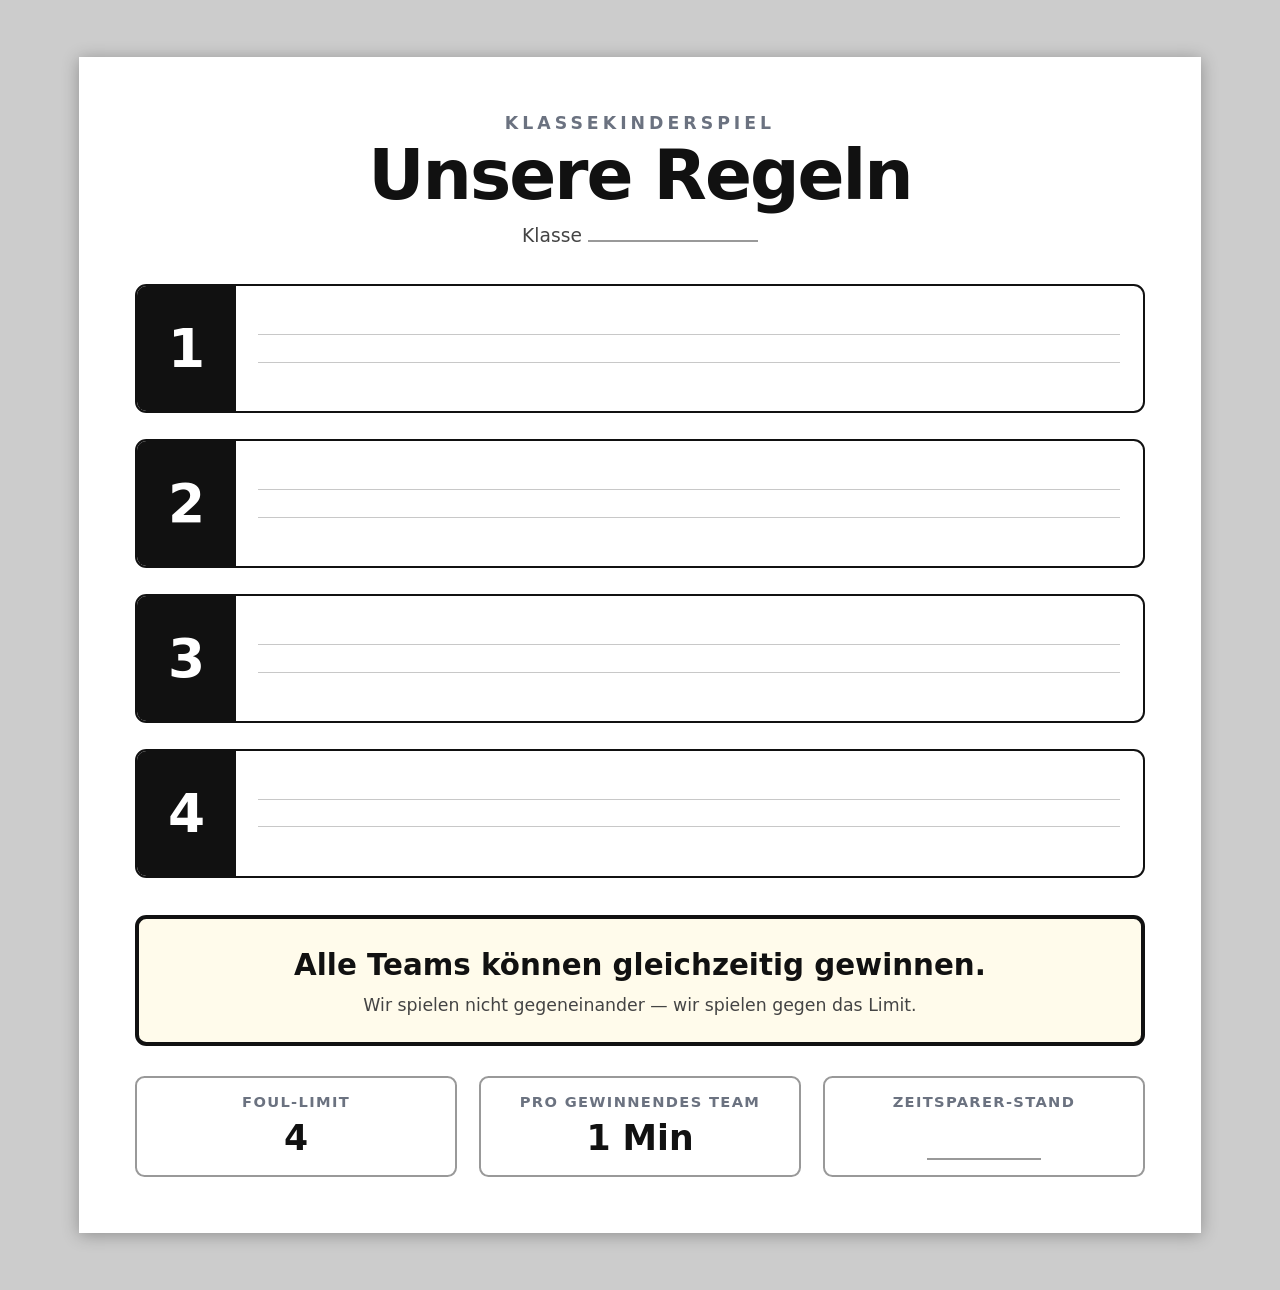
<file: material/klassenposter_regeln.html>
<!DOCTYPE html>
<html lang="de">
<head>
<meta charset="utf-8">
<title>Klassenposter — Unsere Regeln</title>
<style>
  @page { size: A3 portrait; margin: 12mm; }
  * { box-sizing: border-box; }

  body {
    font-family: "Segoe UI", system-ui, sans-serif;
    margin: 0; padding: 0; color: #111;
  }
  .sheet { width: 100%; }

  header { text-align: center; margin-bottom: 10mm; }
  .kicker {
    font-size: 13pt; letter-spacing: 3pt; text-transform: uppercase;
    color: #6b7280; font-weight: 600;
  }
  h1 {
    font-size: 52pt; margin: 2mm 0 0; letter-spacing: -1.5pt; line-height: 1;
  }
  .klasse {
    margin-top: 4mm; font-size: 14pt; color: #444;
  }
  .klasse span { border-bottom: 1.5pt solid #999; display: inline-block; min-width: 45mm; }

  /* --- Regelfelder --- */
  .regeln { display: flex; flex-direction: column; gap: 7mm; }

  .regel {
    display: flex; align-items: stretch;
    border: 2pt solid #111; border-radius: 3mm;
    min-height: 34mm; overflow: hidden;
  }
  .nr {
    width: 26mm; flex-shrink: 0;
    background: #111; color: #fff;
    display: flex; align-items: center; justify-content: center;
    font-size: 40pt; font-weight: 700;
  }
  .feld {
    flex: 1; padding: 5mm 6mm;
    display: flex; flex-direction: column; justify-content: center;
    gap: 7mm;
  }
  .linie { border-bottom: 1pt solid #c8c8c8; height: 0; }

  /* --- Kernbotschaft --- */
  .kern {
    margin-top: 10mm;
    border: 3pt solid #111; border-radius: 3mm;
    padding: 7mm 8mm; text-align: center;
    background: #fffbeb;
  }
  .kern p { margin: 0; font-size: 22pt; font-weight: 700; line-height: 1.3; }
  .kern .klein { font-size: 13pt; font-weight: 400; margin-top: 3mm; color: #444; }

  /* --- Fußleiste --- */
  .fuss {
    margin-top: 8mm; display: flex; gap: 6mm;
  }
  .info {
    flex: 1; border: 1.5pt solid #999; border-radius: 2.5mm;
    padding: 4mm 5mm; text-align: center;
  }
  .info b { display: block; font-size: 11pt; color: #6b7280; letter-spacing: 1pt;
            text-transform: uppercase; margin-bottom: 2mm; }
  .info .wert { font-size: 26pt; font-weight: 700; }
  .info .wert.leer { border-bottom: 1.5pt solid #999; display: inline-block; min-width: 30mm; }

  @media screen {
    body { background: #ccc; padding: 15mm; }
    .sheet { background: #fff; padding: 15mm; box-shadow: 0 2px 16px rgba(0,0,0,.3); max-width: 297mm; margin: 0 auto; }
  }
  /* Hintergruende mitdrucken, ohne dass jemand die Checkbox im Druckdialog suchen muss */
  @media print { * { -webkit-print-color-adjust: exact; print-color-adjust: exact; } }
</style>
</head>
<body>
<div class="sheet">

  <header>
    <div class="kicker">KlasseKinderSpiel</div>
    <h1>Unsere Regeln</h1>
    <div class="klasse">Klasse <span></span></div>
  </header>

  <div class="regeln">
    <div class="regel">
      <div class="nr">1</div>
      <div class="feld"><div class="linie"></div><div class="linie"></div></div>
    </div>
    <div class="regel">
      <div class="nr">2</div>
      <div class="feld"><div class="linie"></div><div class="linie"></div></div>
    </div>
    <div class="regel">
      <div class="nr">3</div>
      <div class="feld"><div class="linie"></div><div class="linie"></div></div>
    </div>
    <div class="regel">
      <div class="nr">4</div>
      <div class="feld"><div class="linie"></div><div class="linie"></div></div>
    </div>
  </div>

  <div class="kern">
    <p>Alle Teams können gleichzeitig gewinnen.</p>
    <div class="klein">Wir spielen nicht gegeneinander &mdash; wir spielen gegen das Limit.</div>
  </div>

  <div class="fuss">
    <div class="info">
      <b>Foul-Limit</b>
      <div class="wert">4</div>
    </div>
    <div class="info">
      <b>Pro gewinnendes Team</b>
      <div class="wert">1 Min</div>
    </div>
    <div class="info">
      <b>Zeitsparer-Stand</b>
      <div class="wert leer">&nbsp;</div>
    </div>
  </div>

</div>

<!--
  HINWEIS FÜR DIE KLASSENLEITUNG

  Regeln gemeinsam mit der Klasse erarbeiten (Fahrplan, Woche 1 / Stunde 1).
  Zwei Bedingungen:
    - POSITIV formuliert  ("Wir arbeiten an unserer Aufgabe", nicht "Wir stören nicht")
    - BEOBACHTBAR         ("Wir hören zu, wenn jemand spricht", nicht "Wir sind nett")

  Eine Regel sollte das bisherige Zeitfresser-Verhalten abdecken, z.B. "Wir fangen sofort an."

  Bewährte Formulierungen, falls die Klasse hängt:
    - Wir arbeiten an unserer Aufgabe.
    - Wir fangen sofort an.
    - Wir hören zu, wenn jemand spricht.
    - Wir bleiben an unserem Platz.

  Die Regeln von den Kindern selbst eintragen lassen - dicke Filzstifte, gut lesbar.
  KEINE Namen auf dieses Poster.
-->
</body>
</html>
</file>
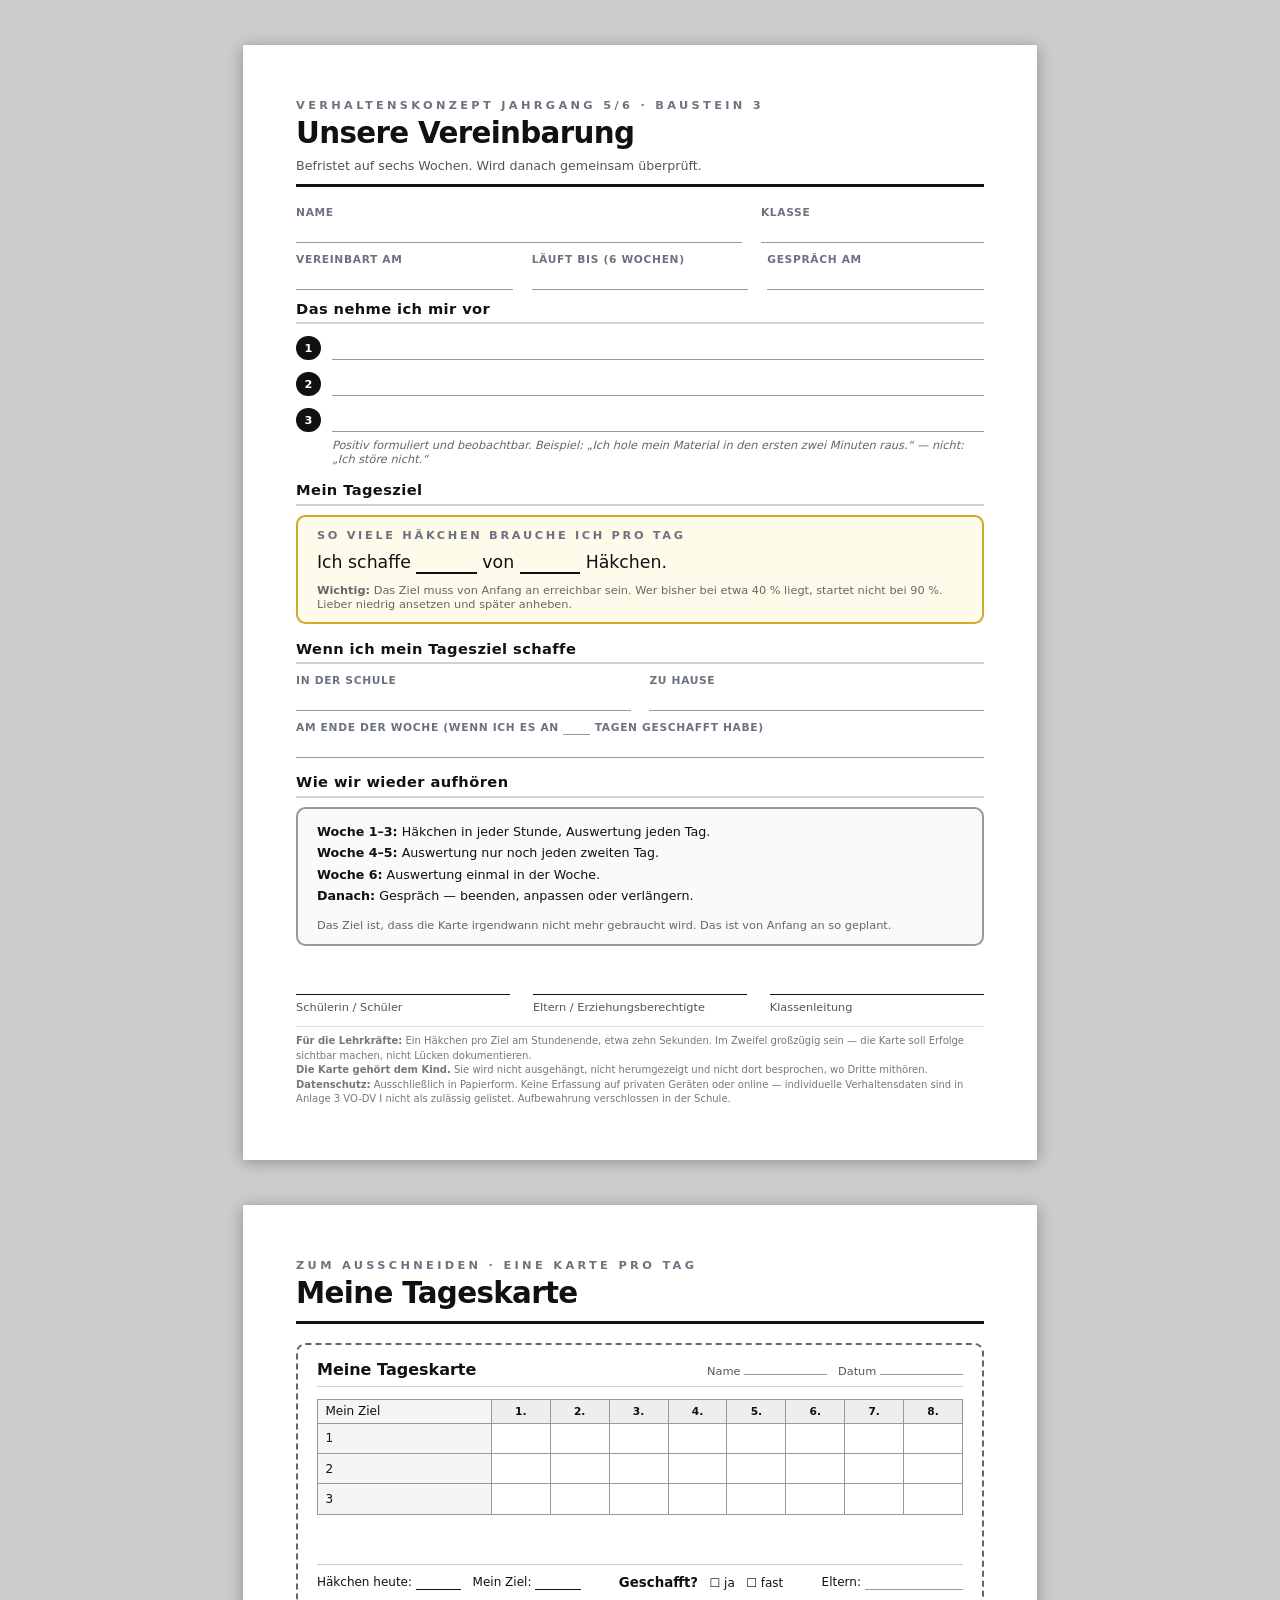
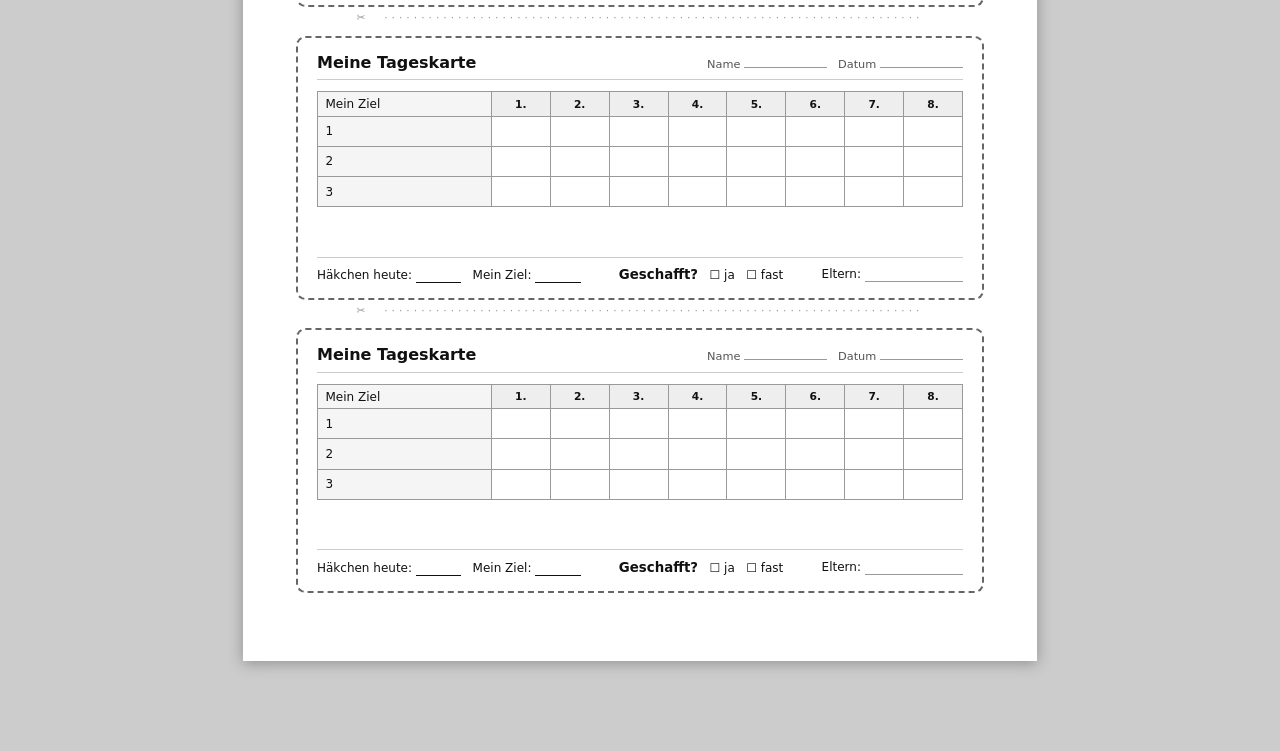
<file: material/verhaltensvereinbarung_tagesrueckmeldung.html>
<!DOCTYPE html>
<html lang="de">
<head>
<meta charset="utf-8">
<title>Verhaltensvereinbarung mit Tagesrückmeldung</title>
<style>
  @page { size: A4 portrait; margin: 12mm; }
  * { box-sizing: border-box; }

  body { font-family: "Segoe UI", system-ui, sans-serif; margin: 0; color: #111; font-size: 9.5pt; }

  .seite { page-break-after: always; }
  .seite:last-child { page-break-after: auto; }

  header { border-bottom: 2.5pt solid #111; padding-bottom: 3mm; margin-bottom: 5mm; }
  .kicker { font-size: 8.5pt; letter-spacing: 2.5pt; text-transform: uppercase;
            color: #6b7280; font-weight: 600; }
  h1 { font-size: 22pt; margin: 1mm 0 0; letter-spacing: -0.5pt; }
  .lead { font-size: 9.5pt; color: #555; margin-top: 2mm; }

  h2 { font-size: 11pt; margin: 4mm 0 2.5mm; padding-bottom: 1.5mm;
       border-bottom: 1.5pt solid #d0d0d0; letter-spacing: 0.3pt; }
  h2:first-of-type { margin-top: 0; }

  .zeile { display: flex; gap: 5mm; margin-bottom: 2.5mm; }
  .f { flex: 1; }
  .f label { display: block; font-size: 8pt; color: #6b7280; font-weight: 600;
             letter-spacing: 0.5pt; text-transform: uppercase; margin-bottom: 1mm; }
  .f .lin { border-bottom: 1pt solid #999; height: 5.5mm; }

  /* Ziele */
  .ziel { display: flex; gap: 3mm; align-items: flex-start; margin-bottom: 2.5mm; }
  .ziel .nr { flex-shrink: 0; width: 6.5mm; height: 6.5mm; border-radius: 50%;
              background: #111; color: #fff; font-weight: 700; font-size: 8.5pt;
              display: flex; align-items: center; justify-content: center; margin-top: 0.5mm; }
  .ziel .lin { flex: 1; border-bottom: 1pt solid #999; height: 7mm; }

  .tipp { font-size: 8.5pt; color: #666; font-style: italic; margin: -1mm 0 4mm 9.5mm; }

  /* Tagesziel-Kasten */
  .kasten { border: 1.5pt solid #999; border-radius: 2.5mm; padding: 3mm 5mm; background: #fafafa; }
  .kasten.gelb { background: #fffbeb; border-color: #d4a72c; }
  .kasten .titel { font-size: 8.5pt; letter-spacing: 2pt; text-transform: uppercase;
                   color: #6b7280; font-weight: 700; margin-bottom: 2.5mm; }

  .gross { font-size: 13pt; }
  .gross .lin-inline { border-bottom: 1.5pt solid #111; display: inline-block;
                       min-width: 16mm; text-align: center; }

  /* Unterschriften */
  .unter { display: flex; gap: 6mm; margin-top: 4mm; }
  .unter .u { flex: 1; }
  .unter .strich { border-bottom: 1pt solid #111; height: 9mm; }
  .unter .wer { font-size: 8.5pt; color: #555; margin-top: 1.5mm; }

  .fuss { margin-top: 3mm; font-size: 7.5pt; color: #777; line-height: 1.45;
          border-top: 1pt solid #ddd; padding-top: 2mm; }

  /* ---- Seite 2: Tageskarten ---- */
  .karte {
    border: 1.5pt dashed #666; border-radius: 2.5mm;
    padding: 4mm 5mm; margin-bottom: 4mm; height: 70mm;
    display: flex; flex-direction: column;
  }
  .karte .kopf { display: flex; justify-content: space-between; align-items: baseline;
                 border-bottom: 1pt solid #ccc; padding-bottom: 2mm; margin-bottom: 3mm; }
  .karte .kopf .t { font-size: 12pt; font-weight: 700; }
  .karte .kopf .m { font-size: 8.5pt; color: #555; }
  .karte .kopf .m span { border-bottom: 0.75pt solid #999; display: inline-block; min-width: 22mm; }

  table.raster { width: 100%; border-collapse: collapse; }
  table.raster th, table.raster td { border: 0.75pt solid #999; text-align: center; }
  table.raster thead th { background: #eee; font-size: 8pt; padding: 1.2mm 0; }
  table.raster th.zielsp { text-align: left; padding-left: 2mm; width: 46mm; background: #f5f5f5;
                           font-weight: 400; font-size: 9pt; }
  table.raster tbody td { height: 8mm; }

  .karte .fussz { margin-top: auto; display: flex; justify-content: space-between;
                  align-items: center; font-size: 9pt; padding-top: 2.5mm;
                  border-top: 1pt solid #ccc; }
  .karte .fussz b { font-size: 10pt; }
  .karte .fussz .lin-inline { border-bottom: 1pt solid #111; display: inline-block;
                              min-width: 12mm; text-align: center; }

  .schere { text-align: center; color: #999; font-size: 8pt; letter-spacing: 3pt; margin: -3mm 0 3mm; }

  @media screen {
    body { background: #ccc; padding: 12mm; }
    .seite { background: #fff; padding: 14mm; box-shadow: 0 2px 14px rgba(0,0,0,.3);
             max-width: 210mm; margin: 0 auto 12mm; }
  }
  /* Hintergruende mitdrucken, ohne dass jemand die Checkbox im Druckdialog suchen muss */
  @media print { * { -webkit-print-color-adjust: exact; print-color-adjust: exact; } }
</style>
</head>
<body>

<!-- ============ SEITE 1: Die Vereinbarung ============ -->
<div class="seite">

  <header>
    <div class="kicker">Verhaltenskonzept Jahrgang 5/6 &middot; Baustein 3</div>
    <h1>Unsere Vereinbarung</h1>
    <div class="lead">Befristet auf sechs Wochen. Wird danach gemeinsam überprüft.</div>
  </header>

  <div class="zeile">
    <div class="f" style="flex:2"><label>Name</label><div class="lin"></div></div>
    <div class="f"><label>Klasse</label><div class="lin"></div></div>
  </div>
  <div class="zeile">
    <div class="f"><label>Vereinbart am</label><div class="lin"></div></div>
    <div class="f"><label>Läuft bis (6 Wochen)</label><div class="lin"></div></div>
    <div class="f"><label>Gespräch am</label><div class="lin"></div></div>
  </div>

  <h2>Das nehme ich mir vor</h2>
  <div class="ziel"><div class="nr">1</div><div class="lin"></div></div>
  <div class="ziel"><div class="nr">2</div><div class="lin"></div></div>
  <div class="ziel"><div class="nr">3</div><div class="lin"></div></div>
  <div class="tipp">Positiv formuliert und beobachtbar. Beispiel: &bdquo;Ich hole mein Material in den ersten zwei Minuten raus.&ldquo; &mdash; nicht: &bdquo;Ich störe nicht.&ldquo;</div>

  <h2>Mein Tagesziel</h2>
  <div class="kasten gelb">
    <div class="titel">So viele Häkchen brauche ich pro Tag</div>
    <div class="gross">
      Ich schaffe <span class="lin-inline">&nbsp;</span> von <span class="lin-inline">&nbsp;</span> Häkchen.
    </div>
    <div style="font-size:8.5pt; color:#666; margin-top:2.5mm;">
      <b>Wichtig:</b> Das Ziel muss von Anfang an erreichbar sein. Wer bisher bei etwa 40 % liegt, startet
      nicht bei 90 %. Lieber niedrig ansetzen und später anheben.
    </div>
  </div>

  <h2>Wenn ich mein Tagesziel schaffe</h2>
  <div class="zeile">
    <div class="f"><label>In der Schule</label><div class="lin"></div></div>
    <div class="f"><label>Zu Hause</label><div class="lin"></div></div>
  </div>
  <div class="zeile">
    <div class="f"><label>Am Ende der Woche (wenn ich es an <span style="border-bottom:0.75pt solid #999; padding:0 3mm;">&nbsp;</span> Tagen geschafft habe)</label><div class="lin"></div></div>
  </div>

  <h2>Wie wir wieder aufhören</h2>
  <div class="kasten">
    <div style="line-height:1.7;">
      <b>Woche 1&ndash;3:</b> Häkchen in jeder Stunde, Auswertung jeden Tag.<br>
      <b>Woche 4&ndash;5:</b> Auswertung nur noch jeden zweiten Tag.<br>
      <b>Woche 6:</b> Auswertung einmal in der Woche.<br>
      <b>Danach:</b> Gespräch &mdash; beenden, anpassen oder verlängern.
    </div>
    <div style="font-size:8.5pt; color:#666; margin-top:3mm;">
      Das Ziel ist, dass die Karte irgendwann nicht mehr gebraucht wird. Das ist von Anfang an so geplant.
    </div>
  </div>

  <div class="unter">
    <div class="u"><div class="strich"></div><div class="wer">Schülerin / Schüler</div></div>
    <div class="u"><div class="strich"></div><div class="wer">Eltern / Erziehungsberechtigte</div></div>
    <div class="u"><div class="strich"></div><div class="wer">Klassenleitung</div></div>
  </div>

  <div class="fuss">
    <b>Für die Lehrkräfte:</b> Ein Häkchen pro Ziel am Stundenende, etwa zehn Sekunden. Im Zweifel großzügig sein &mdash;
    die Karte soll Erfolge sichtbar machen, nicht Lücken dokumentieren.<br>
    <b>Die Karte gehört dem Kind.</b> Sie wird nicht ausgehängt, nicht herumgezeigt und nicht dort besprochen, wo Dritte mithören.<br>
    <b>Datenschutz:</b> Ausschließlich in Papierform. Keine Erfassung auf privaten Geräten oder online &mdash;
    individuelle Verhaltensdaten sind in Anlage 3 VO-DV I nicht als zulässig gelistet. Aufbewahrung verschlossen in der Schule.
  </div>

</div>

<!-- ============ SEITE 2: Tageskarten ============ -->
<div class="seite">

  <header>
    <div class="kicker">Zum Ausschneiden &middot; eine Karte pro Tag</div>
    <h1>Meine Tageskarte</h1>
  </header>

  <div class="karte">
    <div class="kopf">
      <div class="t">Meine Tageskarte</div>
      <div class="m">Name <span></span> &nbsp; Datum <span></span></div>
    </div>
    <table class="raster">
      <thead>
        <tr><th class="zielsp">Mein Ziel</th>
          <th>1.</th><th>2.</th><th>3.</th><th>4.</th><th>5.</th><th>6.</th><th>7.</th><th>8.</th></tr>
      </thead>
      <tbody>
        <tr><th class="zielsp">1</th><td></td><td></td><td></td><td></td><td></td><td></td><td></td><td></td></tr>
        <tr><th class="zielsp">2</th><td></td><td></td><td></td><td></td><td></td><td></td><td></td><td></td></tr>
        <tr><th class="zielsp">3</th><td></td><td></td><td></td><td></td><td></td><td></td><td></td><td></td></tr>
      </tbody>
    </table>
    <div class="fussz">
      <div>Häkchen heute: <b class="lin-inline">&nbsp;</b> &nbsp; Mein Ziel: <b class="lin-inline">&nbsp;</b></div>
      <div><b>Geschafft?</b> &nbsp; ☐ ja &nbsp; ☐ fast</div>
      <div>Eltern: <span style="border-bottom:1pt solid #999; display:inline-block; min-width:26mm;">&nbsp;</span></div>
    </div>
  </div>

  <div class="schere">&#9986; &nbsp;&middot;&middot;&middot;&middot;&middot;&middot;&middot;&middot;&middot;&middot;&middot;&middot;&middot;&middot;&middot;&middot;&middot;&middot;&middot;&middot;&middot;&middot;&middot;&middot;&middot;&middot;&middot;&middot;&middot;&middot;&middot;&middot;&middot;&middot;&middot;&middot;&middot;&middot;&middot;&middot;&middot;&middot;&middot;&middot;&middot;&middot;&middot;&middot;&middot;&middot;&middot;&middot;&middot;&middot;&middot;&middot;&middot;&middot;&middot;&middot;&middot;&middot;&middot;&middot;&middot;&middot;&middot;&middot;&middot;&middot;&middot;&middot;&middot;</div>

  <div class="karte">
    <div class="kopf">
      <div class="t">Meine Tageskarte</div>
      <div class="m">Name <span></span> &nbsp; Datum <span></span></div>
    </div>
    <table class="raster">
      <thead>
        <tr><th class="zielsp">Mein Ziel</th>
          <th>1.</th><th>2.</th><th>3.</th><th>4.</th><th>5.</th><th>6.</th><th>7.</th><th>8.</th></tr>
      </thead>
      <tbody>
        <tr><th class="zielsp">1</th><td></td><td></td><td></td><td></td><td></td><td></td><td></td><td></td></tr>
        <tr><th class="zielsp">2</th><td></td><td></td><td></td><td></td><td></td><td></td><td></td><td></td></tr>
        <tr><th class="zielsp">3</th><td></td><td></td><td></td><td></td><td></td><td></td><td></td><td></td></tr>
      </tbody>
    </table>
    <div class="fussz">
      <div>Häkchen heute: <b class="lin-inline">&nbsp;</b> &nbsp; Mein Ziel: <b class="lin-inline">&nbsp;</b></div>
      <div><b>Geschafft?</b> &nbsp; ☐ ja &nbsp; ☐ fast</div>
      <div>Eltern: <span style="border-bottom:1pt solid #999; display:inline-block; min-width:26mm;">&nbsp;</span></div>
    </div>
  </div>

  <div class="schere">&#9986; &nbsp;&middot;&middot;&middot;&middot;&middot;&middot;&middot;&middot;&middot;&middot;&middot;&middot;&middot;&middot;&middot;&middot;&middot;&middot;&middot;&middot;&middot;&middot;&middot;&middot;&middot;&middot;&middot;&middot;&middot;&middot;&middot;&middot;&middot;&middot;&middot;&middot;&middot;&middot;&middot;&middot;&middot;&middot;&middot;&middot;&middot;&middot;&middot;&middot;&middot;&middot;&middot;&middot;&middot;&middot;&middot;&middot;&middot;&middot;&middot;&middot;&middot;&middot;&middot;&middot;&middot;&middot;&middot;&middot;&middot;&middot;&middot;&middot;&middot;</div>

  <div class="karte">
    <div class="kopf">
      <div class="t">Meine Tageskarte</div>
      <div class="m">Name <span></span> &nbsp; Datum <span></span></div>
    </div>
    <table class="raster">
      <thead>
        <tr><th class="zielsp">Mein Ziel</th>
          <th>1.</th><th>2.</th><th>3.</th><th>4.</th><th>5.</th><th>6.</th><th>7.</th><th>8.</th></tr>
      </thead>
      <tbody>
        <tr><th class="zielsp">1</th><td></td><td></td><td></td><td></td><td></td><td></td><td></td><td></td></tr>
        <tr><th class="zielsp">2</th><td></td><td></td><td></td><td></td><td></td><td></td><td></td><td></td></tr>
        <tr><th class="zielsp">3</th><td></td><td></td><td></td><td></td><td></td><td></td><td></td><td></td></tr>
      </tbody>
    </table>
    <div class="fussz">
      <div>Häkchen heute: <b class="lin-inline">&nbsp;</b> &nbsp; Mein Ziel: <b class="lin-inline">&nbsp;</b></div>
      <div><b>Geschafft?</b> &nbsp; ☐ ja &nbsp; ☐ fast</div>
      <div>Eltern: <span style="border-bottom:1pt solid #999; display:inline-block; min-width:26mm;">&nbsp;</span></div>
    </div>
  </div>

</div>

</body>
</html>
</file>
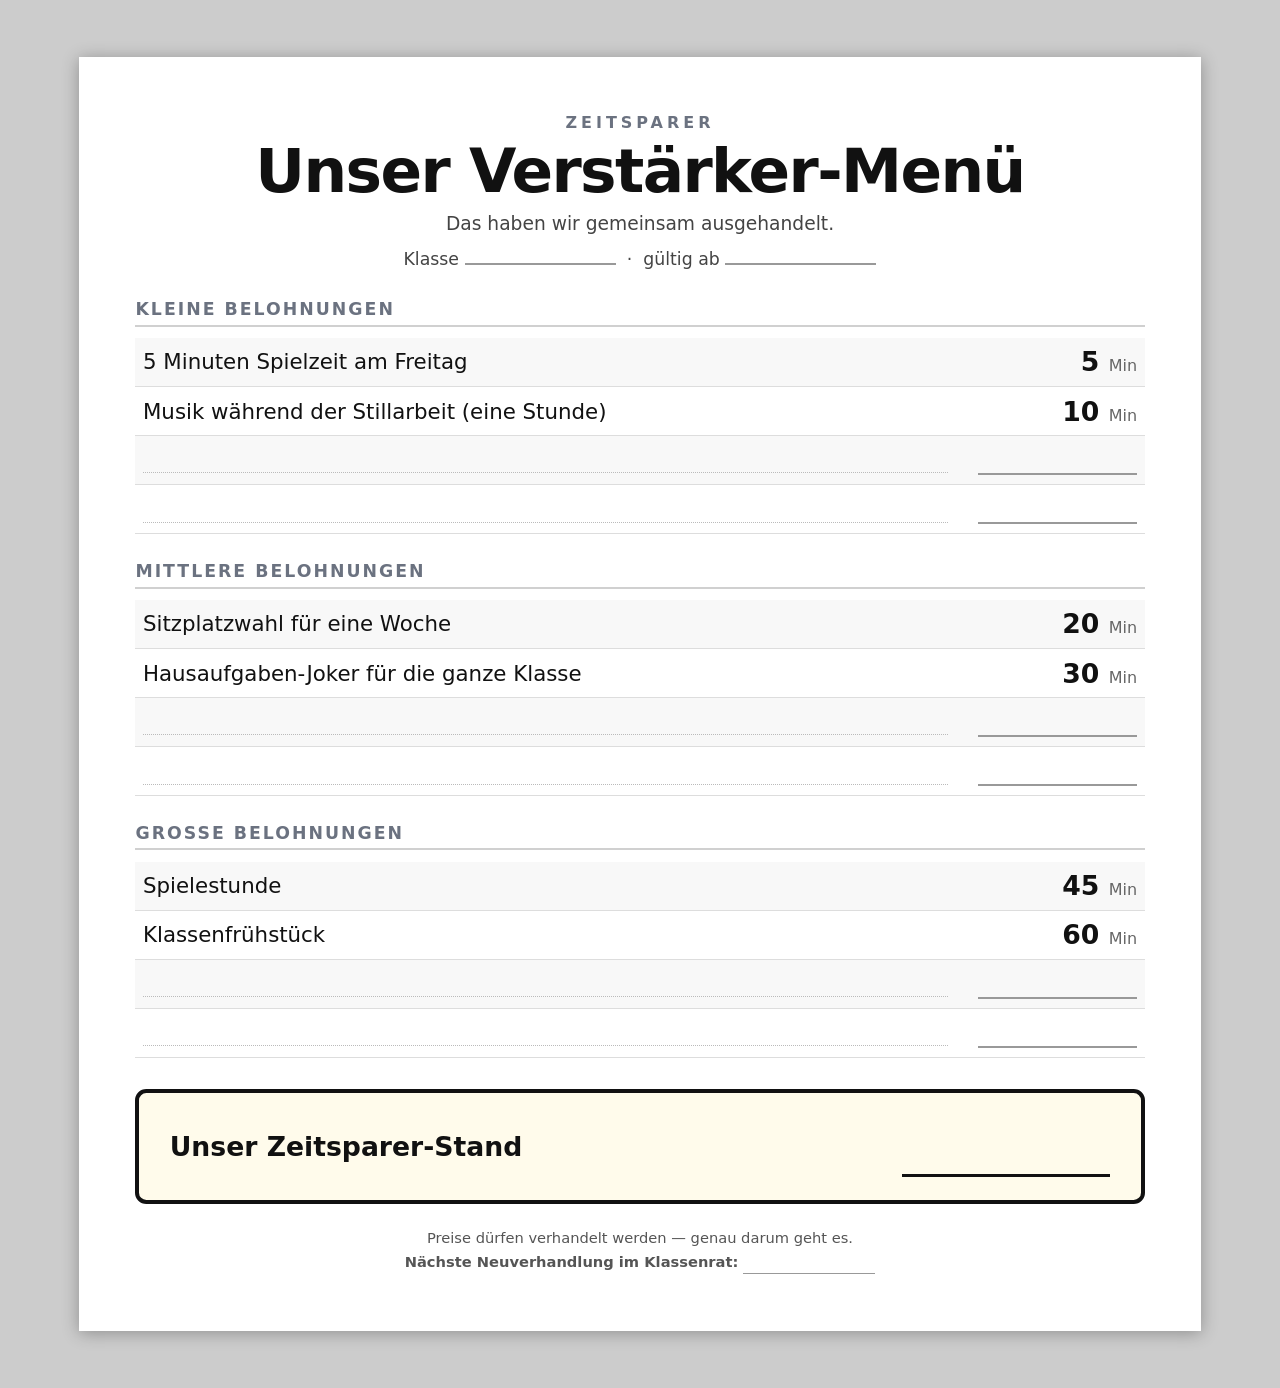
<file: material/verstaerker_menue.html>
<!DOCTYPE html>
<html lang="de">
<head>
<meta charset="utf-8">
<title>Verstärker-Menü</title>
<style>
  @page { size: A3 portrait; margin: 12mm; }
  * { box-sizing: border-box; }

  body { font-family: "Segoe UI", system-ui, sans-serif; margin: 0; color: #111; }

  header { text-align: center; margin-bottom: 8mm; }
  .kicker { font-size: 12pt; letter-spacing: 3pt; text-transform: uppercase;
            color: #6b7280; font-weight: 600; }
  h1 { font-size: 46pt; margin: 2mm 0 3mm; letter-spacing: -1.2pt; line-height: 1; }
  .lead { font-size: 14pt; color: #444; }
  .klasse { margin-top: 4mm; font-size: 13pt; color: #444; }
  .klasse span { border-bottom: 1.5pt solid #999; display: inline-block; min-width: 40mm; }

  .gruppe { margin-bottom: 7mm; }
  .gruppe > h2 {
    font-size: 13pt; letter-spacing: 1.5pt; text-transform: uppercase;
    color: #6b7280; margin: 0 0 3mm; padding-bottom: 1.5mm;
    border-bottom: 1.5pt solid #d0d0d0;
  }

  .zeile {
    display: flex; align-items: center;
    border-bottom: 1pt solid #ddd;
    min-height: 13mm; padding: 0 2mm;
  }
  .zeile:nth-child(even) { background: #f8f8f8; }
  .was { flex: 1; font-size: 16pt; }
  .was.leer { border-bottom: 1pt dotted #bbb; margin-right: 8mm; height: 7mm; }
  .preis {
    width: 42mm; text-align: right; flex-shrink: 0;
    font-size: 20pt; font-weight: 700; white-space: nowrap;
  }
  .preis.leer { border-bottom: 1.5pt solid #999; height: 8mm; }
  .preis small { font-size: 12pt; font-weight: 400; color: #666; }

  .stand {
    margin-top: 8mm;
    border: 3pt solid #111; border-radius: 3mm;
    padding: 6mm 8mm;
    display: flex; align-items: center; justify-content: space-between;
    background: #fffbeb;
  }
  .stand .label { font-size: 20pt; font-weight: 700; }
  .stand .zahl { font-size: 40pt; font-weight: 700;
                 border-bottom: 2.5pt solid #111; min-width: 55mm;
                 text-align: center; line-height: 1.1; }

  .fuss { margin-top: 6mm; font-size: 11pt; color: #555; text-align: center; line-height: 1.6; }

  @media screen {
    body { background: #ccc; padding: 15mm; }
    .sheet { background: #fff; padding: 15mm; box-shadow: 0 2px 16px rgba(0,0,0,.3);
             max-width: 297mm; margin: 0 auto; }
  }
  /* Hintergruende mitdrucken, ohne dass jemand die Checkbox im Druckdialog suchen muss */
  @media print { * { -webkit-print-color-adjust: exact; print-color-adjust: exact; } }
</style>
</head>
<body>
<div class="sheet">

  <header>
    <div class="kicker">Zeitsparer</div>
    <h1>Unser Verstärker-Menü</h1>
    <div class="lead">Das haben wir gemeinsam ausgehandelt.</div>
    <div class="klasse">Klasse <span></span> &nbsp;&middot;&nbsp; gültig ab <span></span></div>
  </header>

  <div class="gruppe">
    <h2>Kleine Belohnungen</h2>
    <div class="zeile"><div class="was">5 Minuten Spielzeit am Freitag</div><div class="preis">5 <small>Min</small></div></div>
    <div class="zeile"><div class="was">Musik während der Stillarbeit (eine Stunde)</div><div class="preis">10 <small>Min</small></div></div>
    <div class="zeile"><div class="was leer"></div><div class="preis leer"></div></div>
    <div class="zeile"><div class="was leer"></div><div class="preis leer"></div></div>
  </div>

  <div class="gruppe">
    <h2>Mittlere Belohnungen</h2>
    <div class="zeile"><div class="was">Sitzplatzwahl für eine Woche</div><div class="preis">20 <small>Min</small></div></div>
    <div class="zeile"><div class="was">Hausaufgaben-Joker für die ganze Klasse</div><div class="preis">30 <small>Min</small></div></div>
    <div class="zeile"><div class="was leer"></div><div class="preis leer"></div></div>
    <div class="zeile"><div class="was leer"></div><div class="preis leer"></div></div>
  </div>

  <div class="gruppe">
    <h2>Große Belohnungen</h2>
    <div class="zeile"><div class="was">Spielestunde</div><div class="preis">45 <small>Min</small></div></div>
    <div class="zeile"><div class="was">Klassenfrühstück</div><div class="preis">60 <small>Min</small></div></div>
    <div class="zeile"><div class="was leer"></div><div class="preis leer"></div></div>
    <div class="zeile"><div class="was leer"></div><div class="preis leer"></div></div>
  </div>

  <div class="stand">
    <div class="label">Unser Zeitsparer-Stand</div>
    <div class="zahl">&nbsp;</div>
  </div>

  <div class="fuss">
    Preise dürfen verhandelt werden &mdash; genau darum geht es.<br>
    <b>Nächste Neuverhandlung im Klassenrat:</b> <span style="border-bottom:1pt solid #999; display:inline-block; min-width:35mm;">&nbsp;</span>
  </div>

</div>

<!--
  HINWEIS FÜR DIE KLASSENLEITUNG

  Das Menü wird MIT DER KLASSE ausgehandelt (Fahrplan, Woche 1 / Stunde 2).
  Die vorgedruckten Zeilen sind nur Anker - die Klasse darf sie ersetzen und die Preise verhandeln.

  Reihenfolge nach Wirksamkeit und Nebenwirkungen:
    1. ZEIT        (Spielzeit, freie Arbeitszeit, Vorlesezeit)        - kostenlos, beste Wirkung
    2. PRIVILEGIEN (Sitzplatz, Musik, Joker, Dienste, Playlist)       - kostenlos
    3. AKTIONEN    (Frühstück, Spielestunde, Filmstunde, Ausflug)     - Zeitfenster nötig
    4. MATERIELLES - NUR wo eine Klassenkasse besteht. Überall optional.
                     Das System funktioniert vollständig ohne Budget.

  WICHTIG: Nach 8 Wochen neu verhandeln. Verstärker nutzen sich ab -
  was im September zieht, zieht im November nicht mehr.

  Erste Belohnung früh einlösen lassen, auch wenn es nur 5 Minuten sind.
  Die Klasse muss erleben, dass das System wirklich auszahlt.

  Jahrgang 7-10: andere Währung - Sitzordnungsfreiheit, Themenwahl bei Projekten,
  Terminmitsprache, Handy-Regelung (nach Schulordnung prüfen). Weniger Spiel, mehr echte Rechte.
-->
</body>
</html>
</file>
<file: assets/site.css>
/* ===========================================================
   Verhaltenskonzept Jahrgang 5/6
   Gemeinsames Stylesheet.

   Zwei Entscheidungen bestimmen alles Weitere:

   1. LESBARKEIT VOR WIRKUNG. Die Unterlagen lesen Kolleginnen und
      Kollegen jeden Alters, teils am Beamer, teils ausgedruckt.
      Deshalb: fast durchgehend nahezu schwarzer Text auf Weiss,
      kein grauer Fliesstext, keine farbigen Flaechen mit farbigem
      Text darauf. Wo etwas hervorgehoben wird, traegt eine kraeftige
      Linie die Farbe - der Text bleibt schwarz.

   2. KEIN DARK MODE. Das Dokument sieht immer gleich aus, wie
      Papier. Vorhersehbar, und identisch zum Ausdruck.
   =========================================================== */

:root{
  color-scheme:light;

  --papier:#FFFFFF;
  --ink:#111111;            /* Fliesstext           19:1 */
  --ink-2:#333333;          /* Sekundaertext        12:1 */
  --ink-3:#4A4A4A;          /* Marken, Label         9:1 */
  --akzent:#0B3D91;         /* Links, Gliederung    10:1 */
  --linie:#C9C9C9;          /* nur Struktur, nie Text */
  --linie-kraeftig:#8A8A8A;

  /* Ampel: nur dort, wo tatsaechlich die Ampel gemeint ist */
  --a-gelb:#8A6A00;
  --a-orange:#8A4A10;
  --a-rot:#A01B10;

  --serif:"Literata",Georgia,"Times New Roman",serif;
  --sans:"Fira Sans",system-ui,-apple-system,"Segoe UI",sans-serif;
}

*{box-sizing:border-box}

body{
  margin:0;
  background:var(--papier);
  color:var(--ink);
  font-family:var(--serif);
  font-size:20px;
  line-height:1.8;
  font-optical-sizing:auto;
  -webkit-font-smoothing:antialiased;
}
img{max-width:100%}
[hidden]{display:none!important}

/* ---------- Kopfleiste ---------- */
.topbar{border-bottom:1px solid var(--linie)}
.topbar .inner{
  max-width:52rem;margin:0 auto;padding:16px 32px;
  display:flex;justify-content:space-between;align-items:baseline;gap:20px;flex-wrap:wrap;
  font-family:var(--sans);font-size:16px;
}
.topbar a.heim{color:var(--akzent);text-decoration:underline;font-weight:500}
.topbar .wo{color:var(--ink-2)}

/* ---------- Satzspiegel ---------- */
.wrap{max-width:52rem;margin:0 auto;padding:0 32px 7rem}
.wrap.breit{max-width:58rem}
@media (max-width:640px){
  .wrap,.topbar .inner{padding-left:22px;padding-right:22px}
  body{font-size:19px}
}

.hero{padding:3.5rem 0 2rem;margin-bottom:2rem;border-bottom:2px solid var(--ink)}
.eyebrow{
  font-family:var(--sans);font-size:16px;font-weight:600;
  color:var(--ink-2);margin-bottom:1.3rem;
}
h1{
  font-family:var(--serif);font-weight:600;
  font-size:clamp(2.1rem,5vw,3rem);line-height:1.15;letter-spacing:-.012em;
  margin:0 0 1.2rem;text-wrap:balance;max-width:19ch;color:var(--ink);
}
.dek{font-size:1.1rem;color:var(--ink);max-width:60ch;margin:0 0 1rem;line-height:1.7}
.dek b{font-weight:600}

h2{
  font-family:var(--sans);font-weight:600;
  font-size:1.55rem;line-height:1.3;
  margin:3.2rem 0 .5rem;text-wrap:balance;color:var(--ink);
}
h3{
  font-family:var(--sans);font-weight:600;font-size:1.15rem;line-height:1.4;
  margin:2.2rem 0 .5rem;text-wrap:balance;color:var(--ink);
}
h4{font-family:var(--sans);font-weight:600;font-size:1.02rem;margin:1.7rem 0 .3rem;color:var(--ink)}

/* Gliederungslinie unter h2 */
.strahl{
  height:3px;margin:0 0 1.6rem;
  background:
    linear-gradient(to right,var(--akzent) 0 2.6rem,transparent 2.6rem 100%),
    linear-gradient(var(--linie),var(--linie));
  background-size:100% 3px,100% 1px;
  background-position:0 0,0 0;
  background-repeat:no-repeat;
}

p{margin:0 0 1.1rem;max-width:62ch}
ul,ol{margin:0 0 1.2rem;padding-left:1.5rem;max-width:62ch}
li{margin-bottom:.6rem;padding-left:.2rem}
li::marker{color:var(--ink-3)}
strong,b{font-weight:600}

a{
  color:var(--akzent);text-decoration:underline;
  text-decoration-thickness:1px;text-underline-offset:.16em;
}
a:hover{text-decoration-thickness:2px}
a:focus-visible{outline:3px solid var(--akzent);outline-offset:3px}

hr{border:none;border-top:1px solid var(--linie);margin:3rem 0}

.lead{font-size:1.1rem;color:var(--ink);max-width:60ch;line-height:1.7}

/* ---------- Startseite: Verzeichnis ---------- */
.kacheln{margin:1.6rem 0 2rem;border-top:2px solid var(--ink)}
.kachel{
  display:block;padding:1.4rem 0;border-bottom:1px solid var(--linie);
  text-decoration:none;color:var(--ink);
}
.kachel:hover .t{text-decoration:underline}
.kachel:focus-visible{outline:3px solid var(--akzent);outline-offset:3px}
.kachel .rolle{font-family:var(--sans);font-size:15px;font-weight:600;color:var(--ink-3);margin-bottom:.15rem}
.kachel .t{font-family:var(--sans);font-size:1.3rem;font-weight:600;line-height:1.3;margin-bottom:.3rem;color:var(--akzent)}
.kachel .b{color:var(--ink);margin:0;max-width:58ch;font-size:1rem;line-height:1.65}
.kachel .fuer{font-family:var(--sans);font-size:15px;color:var(--ink-2);margin-top:.45rem}
.kachel .fuer::before{content:"Für: "}
@media (min-width:800px){
  .kachel{display:grid;grid-template-columns:1fr 11rem;gap:0 2.5rem;align-items:start}
  /* Nur die erste Kachel hat einen Textcontainer; bei den uebrigen stehen
     Rolle, Titel und Text einzeln im Raster. Ohne diese Zuweisung rutscht
     der Titel in die rechte Spalte. */
  .kachel > *{grid-column:1}
  .kachel .fuer{grid-column:2;grid-row:1;margin-top:.2rem;text-align:right}
  .kachel.gross .t{font-size:1.5rem}
}

/* ---------- Anmerkungen: eine Form ----------
   Kein farbiger Text auf farbiger Flaeche. Die Linie traegt die
   Farbe, der Text bleibt schwarz. */
.hinweis{
  margin:1.9rem 0;padding:.2rem 0 .2rem 1.5rem;
  border-left:4px solid var(--linie-kraeftig);
  color:var(--ink);
}
.hinweis .titel{
  font-family:var(--sans);font-size:16px;font-weight:600;
  color:var(--ink);margin-bottom:.35rem;
}
.hinweis > *:last-child{margin-bottom:0}
.hinweis p{max-width:60ch;font-size:.98rem}
.hinweis.warn{border-left-color:var(--a-gelb)}
.hinweis.stop{border-left-color:var(--a-rot)}

.these{
  font-family:var(--serif);font-weight:600;
  font-size:1.35rem;line-height:1.5;
  margin:2.2rem 0;padding:.2rem 0 .2rem 1.6rem;max-width:36ch;
  border-left:4px solid var(--akzent);
  color:var(--ink);text-wrap:balance;
}

/* ---------- Tabellen ---------- */
.tabwrap{overflow-x:auto;margin:1.9rem 0}
table{border-collapse:collapse;width:100%;font-size:1rem;min-width:34rem;font-family:var(--sans)}
th,td{text-align:left;padding:.75rem 1.2rem .75rem 0;border-bottom:1px solid var(--linie);vertical-align:top;line-height:1.55;color:var(--ink)}
thead th{
  font-size:16px;font-weight:600;color:var(--ink);
  border-bottom:2px solid var(--ink);padding-bottom:.5rem;
}
tbody th{font-weight:600}
tbody tr:last-child td,tbody tr:last-child th{border-bottom:none}
td.num,.num{font-variant-numeric:tabular-nums;white-space:nowrap}

/* ---------- Ablaufschritte ---------- */
.schritte{margin:1.6rem 0}
.schritt{display:flex;gap:1.1rem;align-items:baseline;margin-bottom:1rem}
.schritt .marke{
  flex-shrink:0;width:1.6rem;text-align:right;
  font-family:var(--sans);font-size:1rem;font-weight:700;color:var(--akzent);
  font-variant-numeric:tabular-nums;
}
.schritt .txt{min-width:0}
.schritt .txt > *:last-child{margin-bottom:0}

/* ---------- Abschnittsbloecke ---------- */
.block{margin:2.1rem 0;padding:0 0 0 1.6rem;border-left:1px solid var(--linie)}
.block > *:last-child{margin-bottom:0}
.block .kopf{display:flex;align-items:baseline;gap:.9rem;flex-wrap:wrap;margin-bottom:.9rem}
.block .kopf h3{margin:0}
.marke-txt{font-family:var(--sans);font-size:16px;font-weight:700;color:var(--akzent);white-space:nowrap}
.aufwand{margin-left:auto;font-family:var(--sans);font-size:15px;color:var(--ink-2)}

/* ---------- Checkliste ---------- */
.check{list-style:none;padding:0;max-width:62ch}
.check li{display:flex;gap:.9rem;align-items:flex-start;margin-bottom:.75rem;padding:0}
.check li::before{
  content:"";flex-shrink:0;width:1rem;height:1rem;margin-top:.52rem;
  border:2px solid var(--ink-3);background:#fff;
}

/* ---------- Quellenverzeichnis ---------- */
.quelle{padding:1.05rem 0;border-bottom:1px solid var(--linie);max-width:66ch}
.quelle:last-child{border-bottom:none}
.quelle .zit{font-size:1rem;line-height:1.65}
.quelle .was{font-size:.96rem;color:var(--ink-2);margin-top:.3rem;line-height:1.65}

/* ---------- Kleinteile ---------- */
.platzhalter{
  font-family:var(--sans);font-size:.88em;font-weight:600;
  color:var(--ink);background:#fff;
  padding:.05em .45em;border:2px dashed var(--a-gelb);border-radius:2px;white-space:nowrap;
}
kbd{
  font-family:var(--sans);font-size:.85em;font-weight:600;
  color:var(--ink);background:#fff;border:1px solid var(--ink-3);
  border-bottom-width:2px;padding:.1em .45em;border-radius:3px;white-space:nowrap;
}
code{font-family:ui-monospace,"Cascadia Mono",Consolas,monospace;font-size:.9em;color:var(--ink)}

footer{
  border-top:1px solid var(--linie);margin-top:4rem;padding-top:1.6rem;
  font-family:var(--sans);font-size:16px;color:var(--ink-2);
  display:flex;flex-wrap:wrap;gap:.5rem 2rem;
}

/* ---------- Druck ---------- */
@media print{
  @page{size:A4 portrait;margin:18mm 20mm}
  *{-webkit-print-color-adjust:exact;print-color-adjust:exact}
  body{font-size:11pt;line-height:1.55;color:#000}
  .topbar,footer,.kacheln{display:none}
  .hero{padding-top:0}
  a{color:#000;text-decoration:none}
  .kachel .t,.marke-txt,.schritt .marke,.these{color:#000}
  .block,.hinweis,.tabwrap,.these,.quelle{break-inside:avoid}
  h2,h3,h4{break-after:avoid}
}

@media (prefers-reduced-motion:no-preference){html{scroll-behavior:smooth}}
</file>
